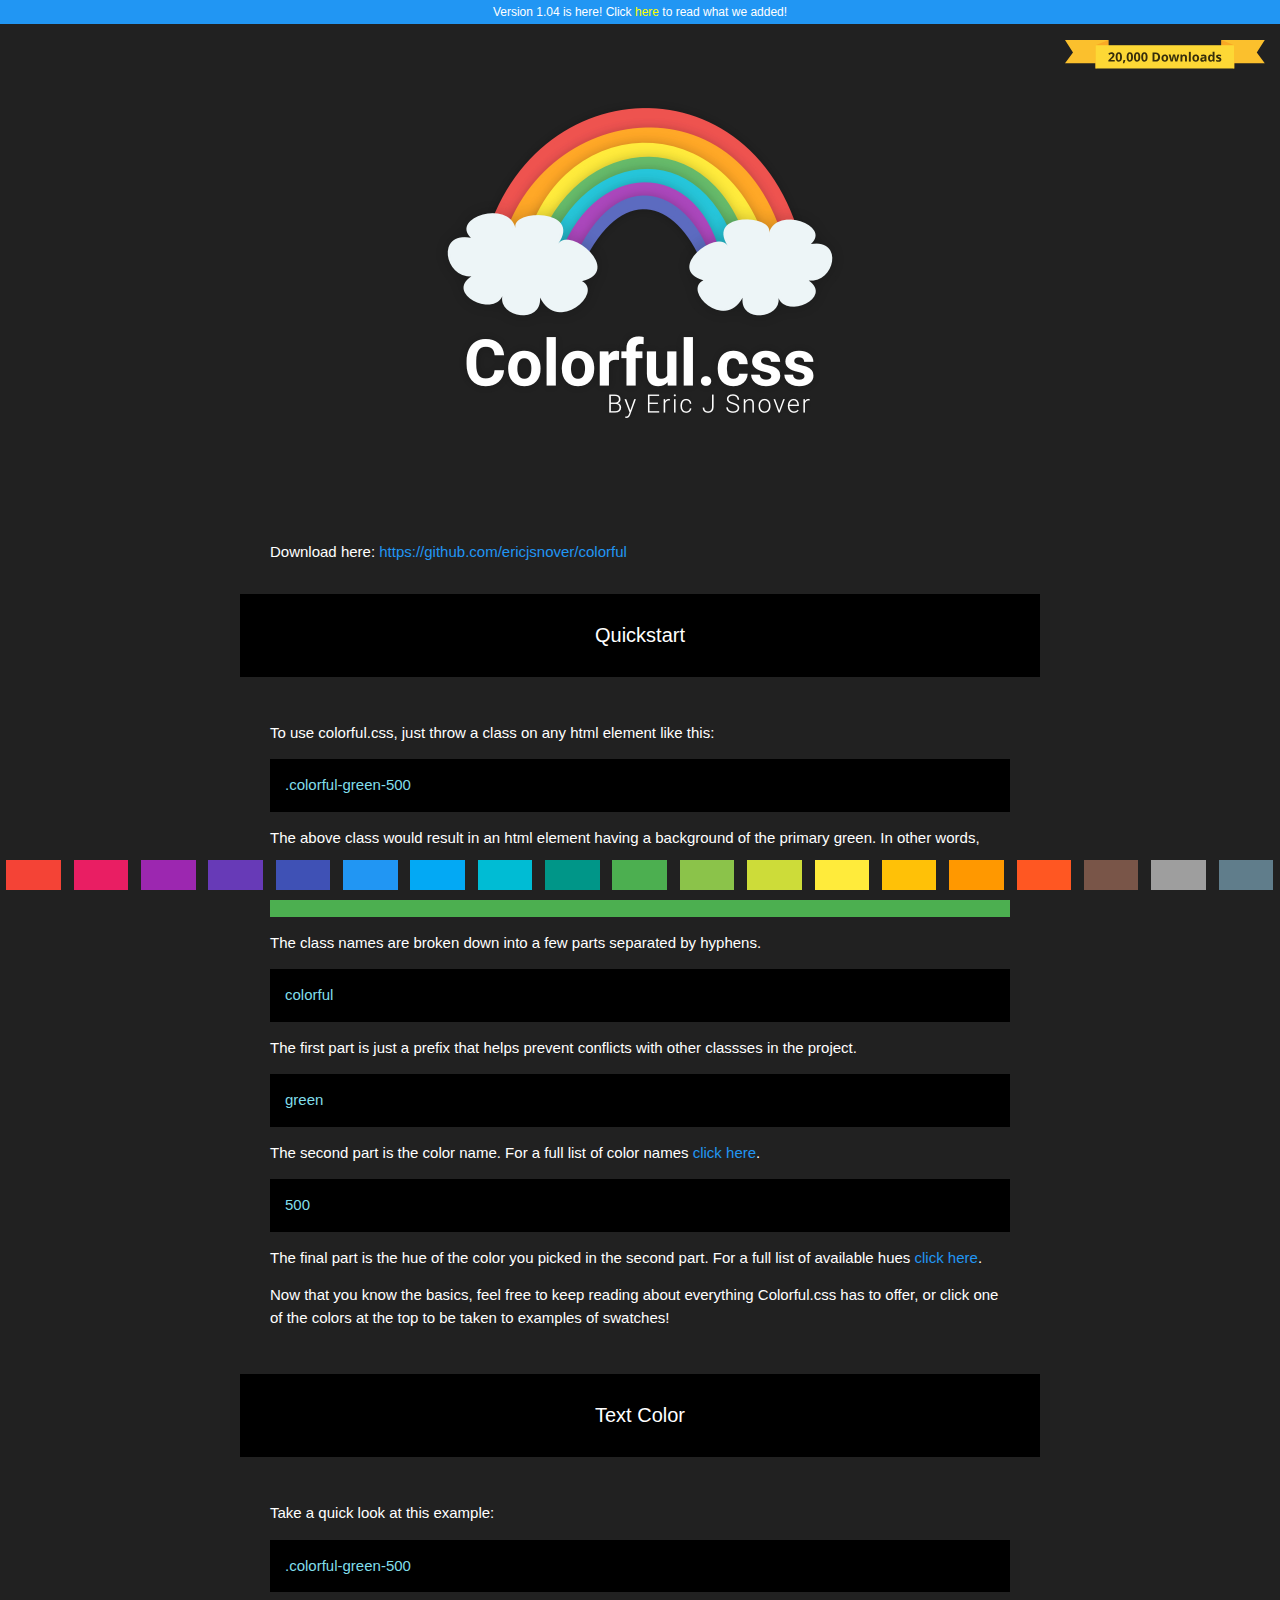
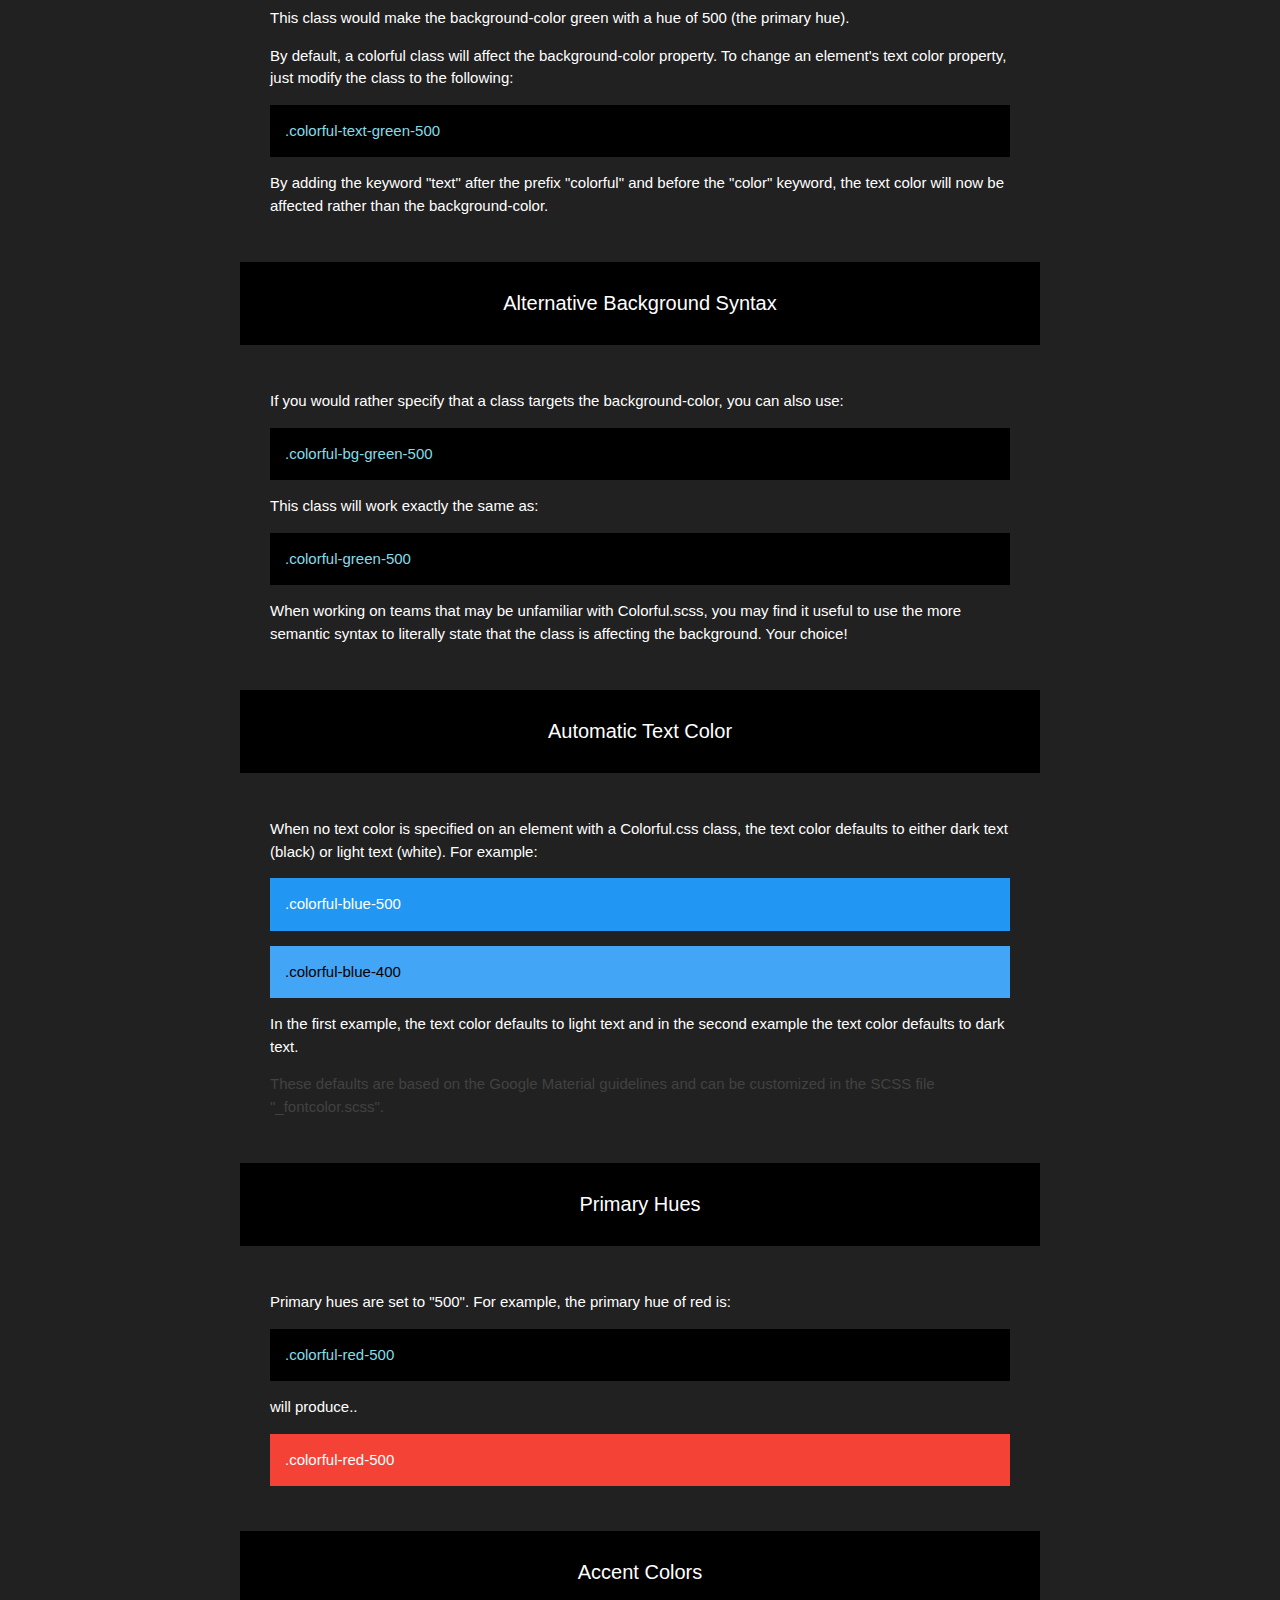
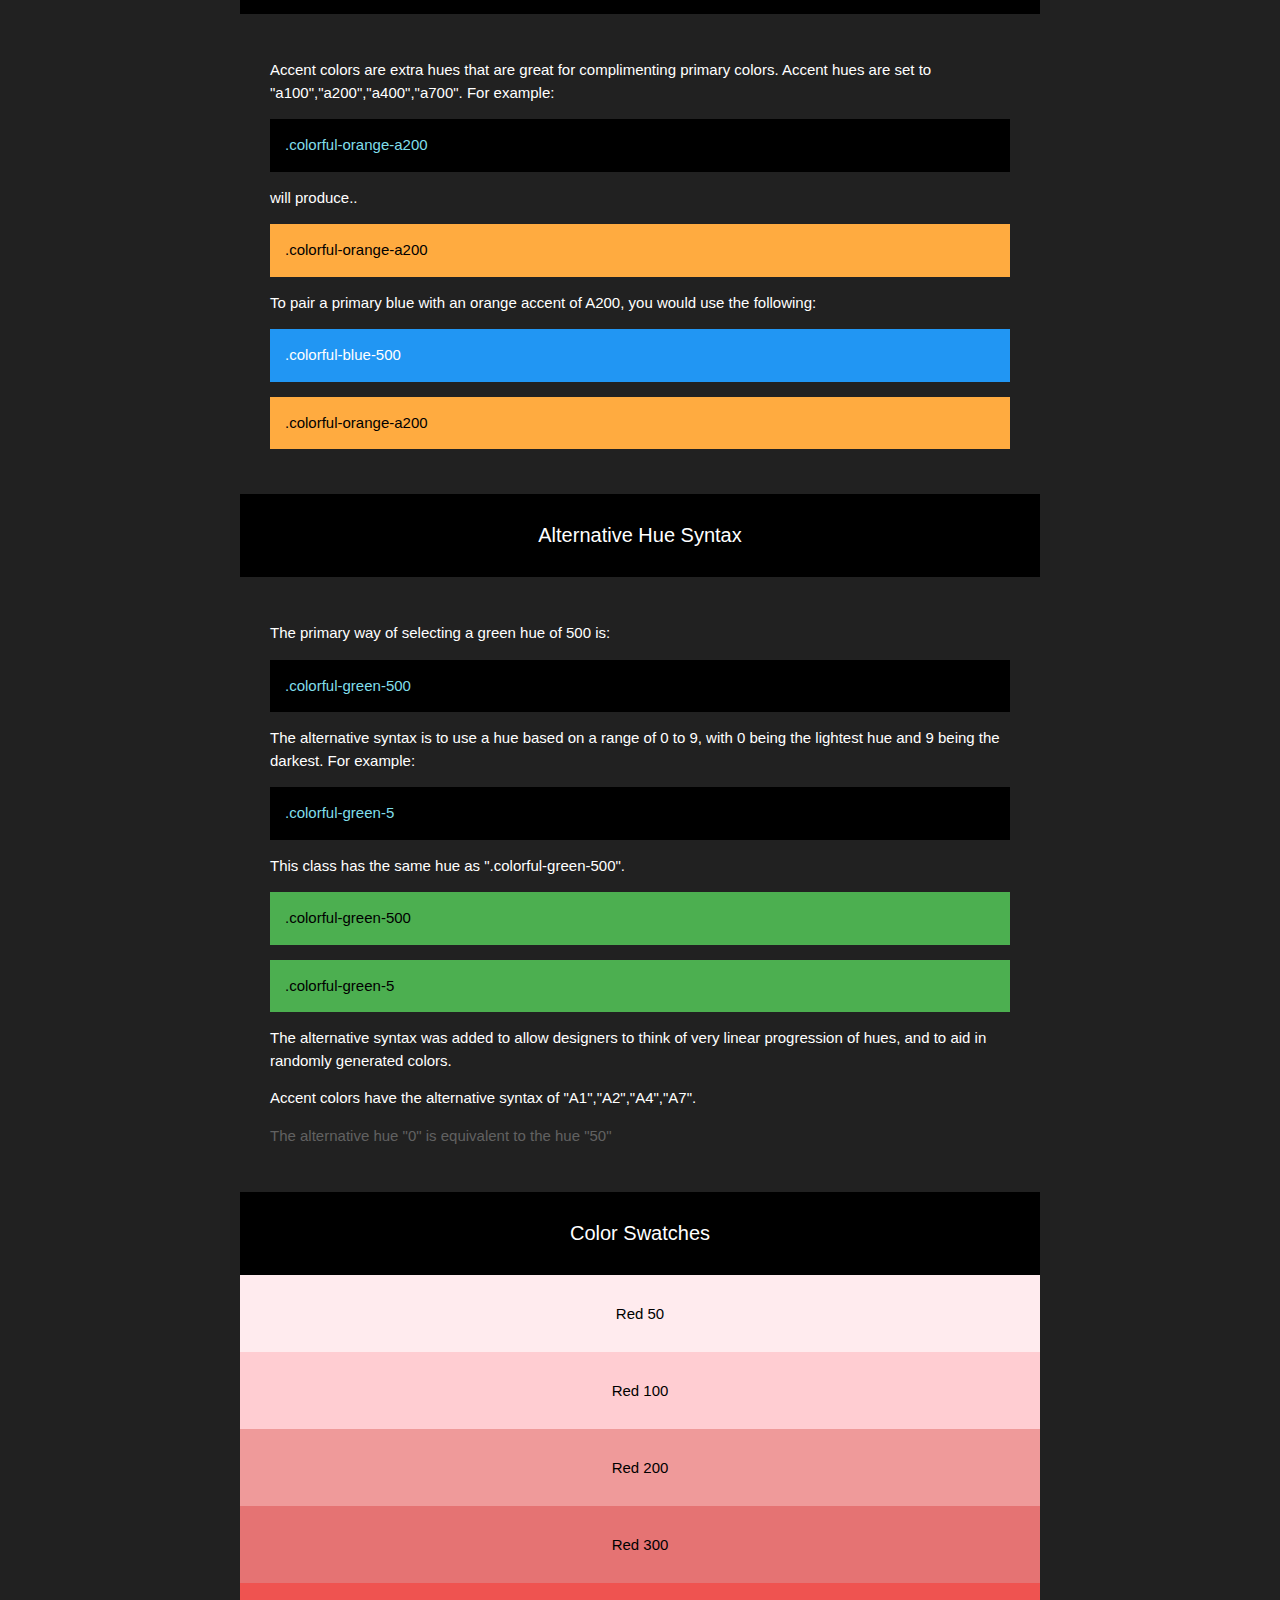
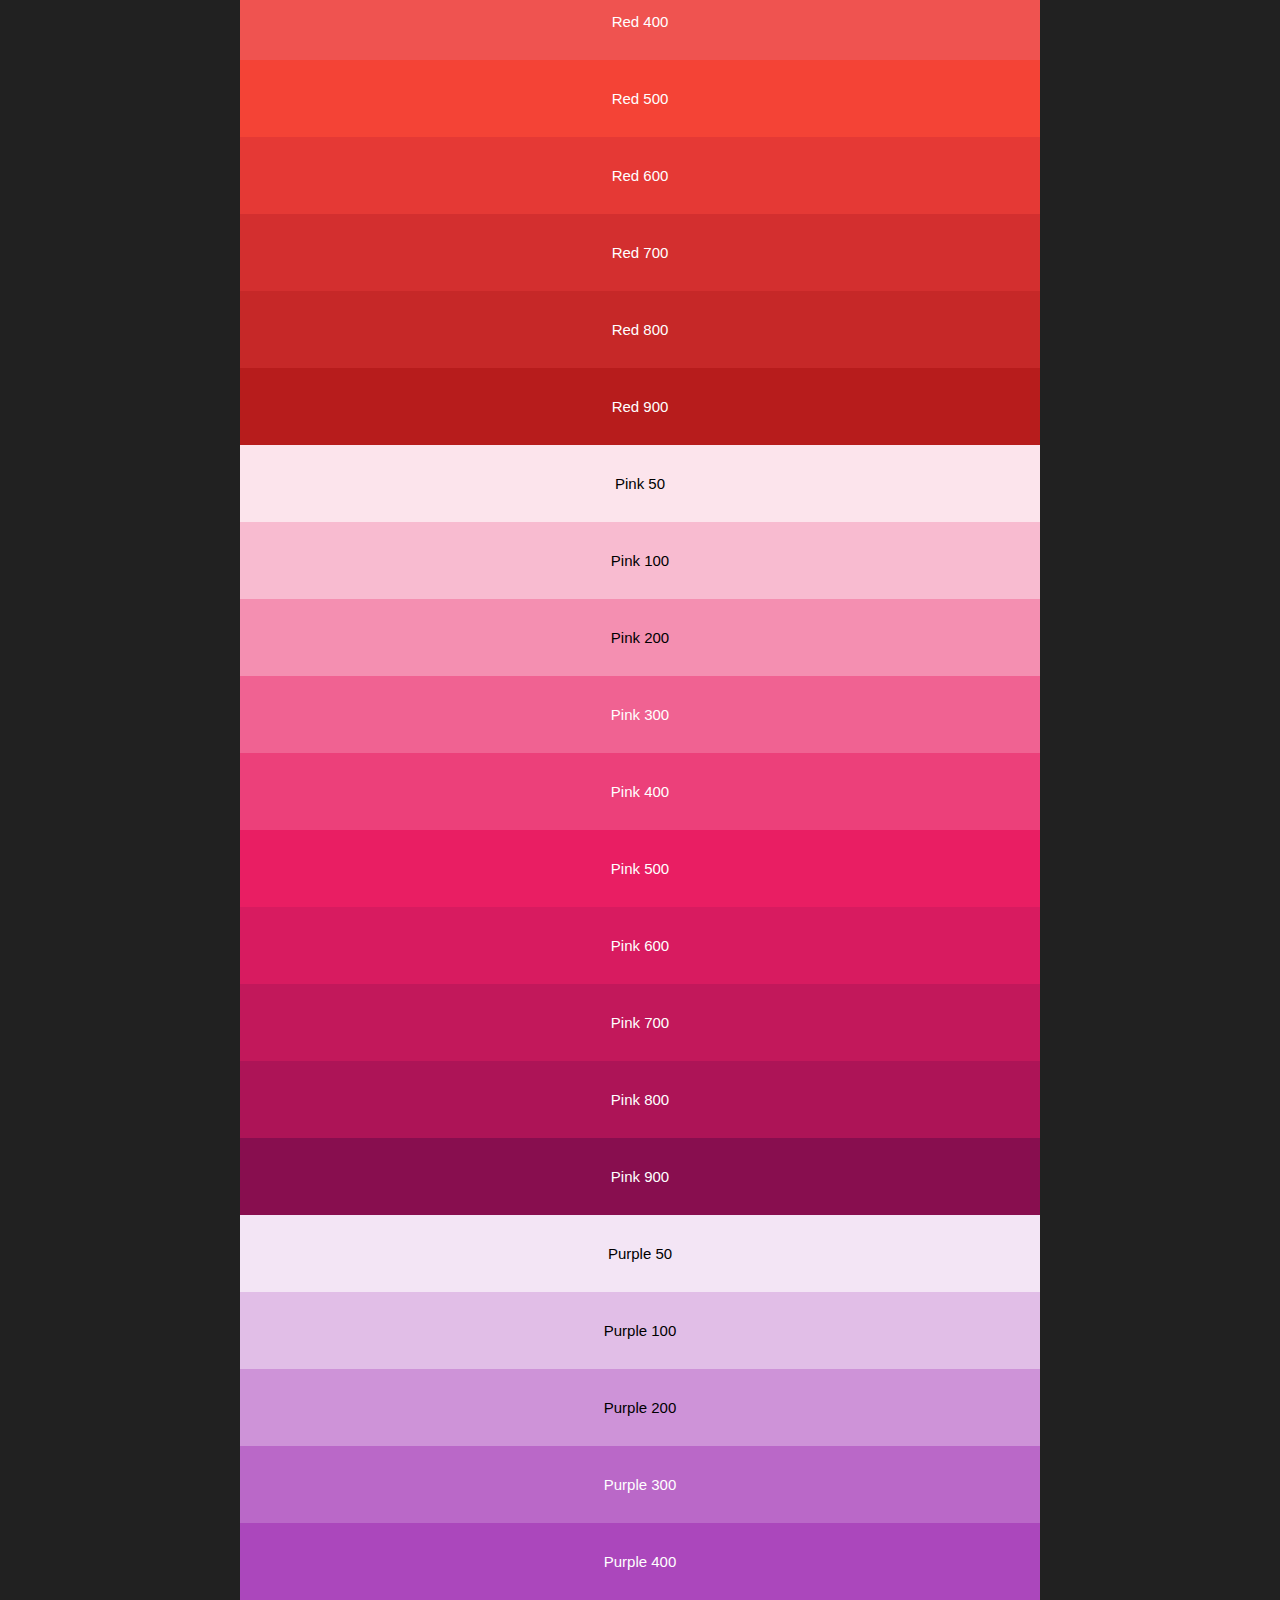
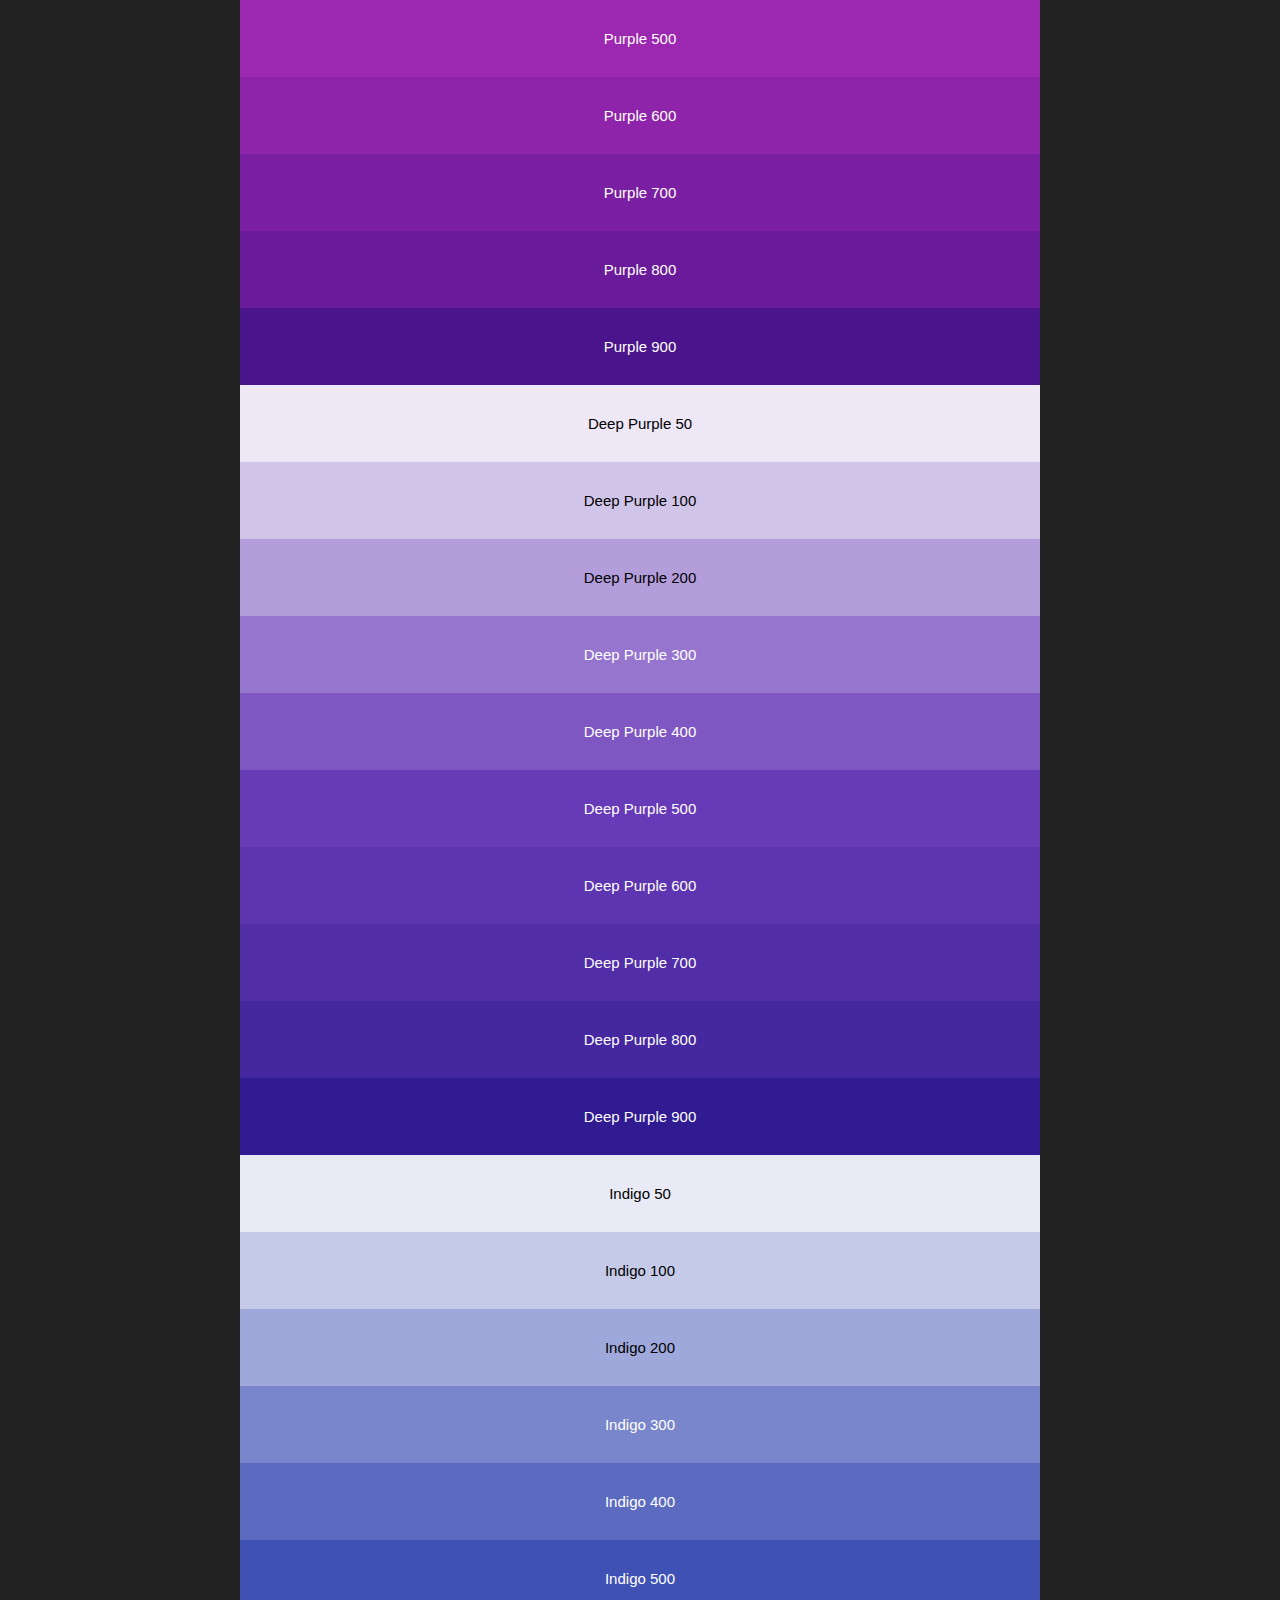
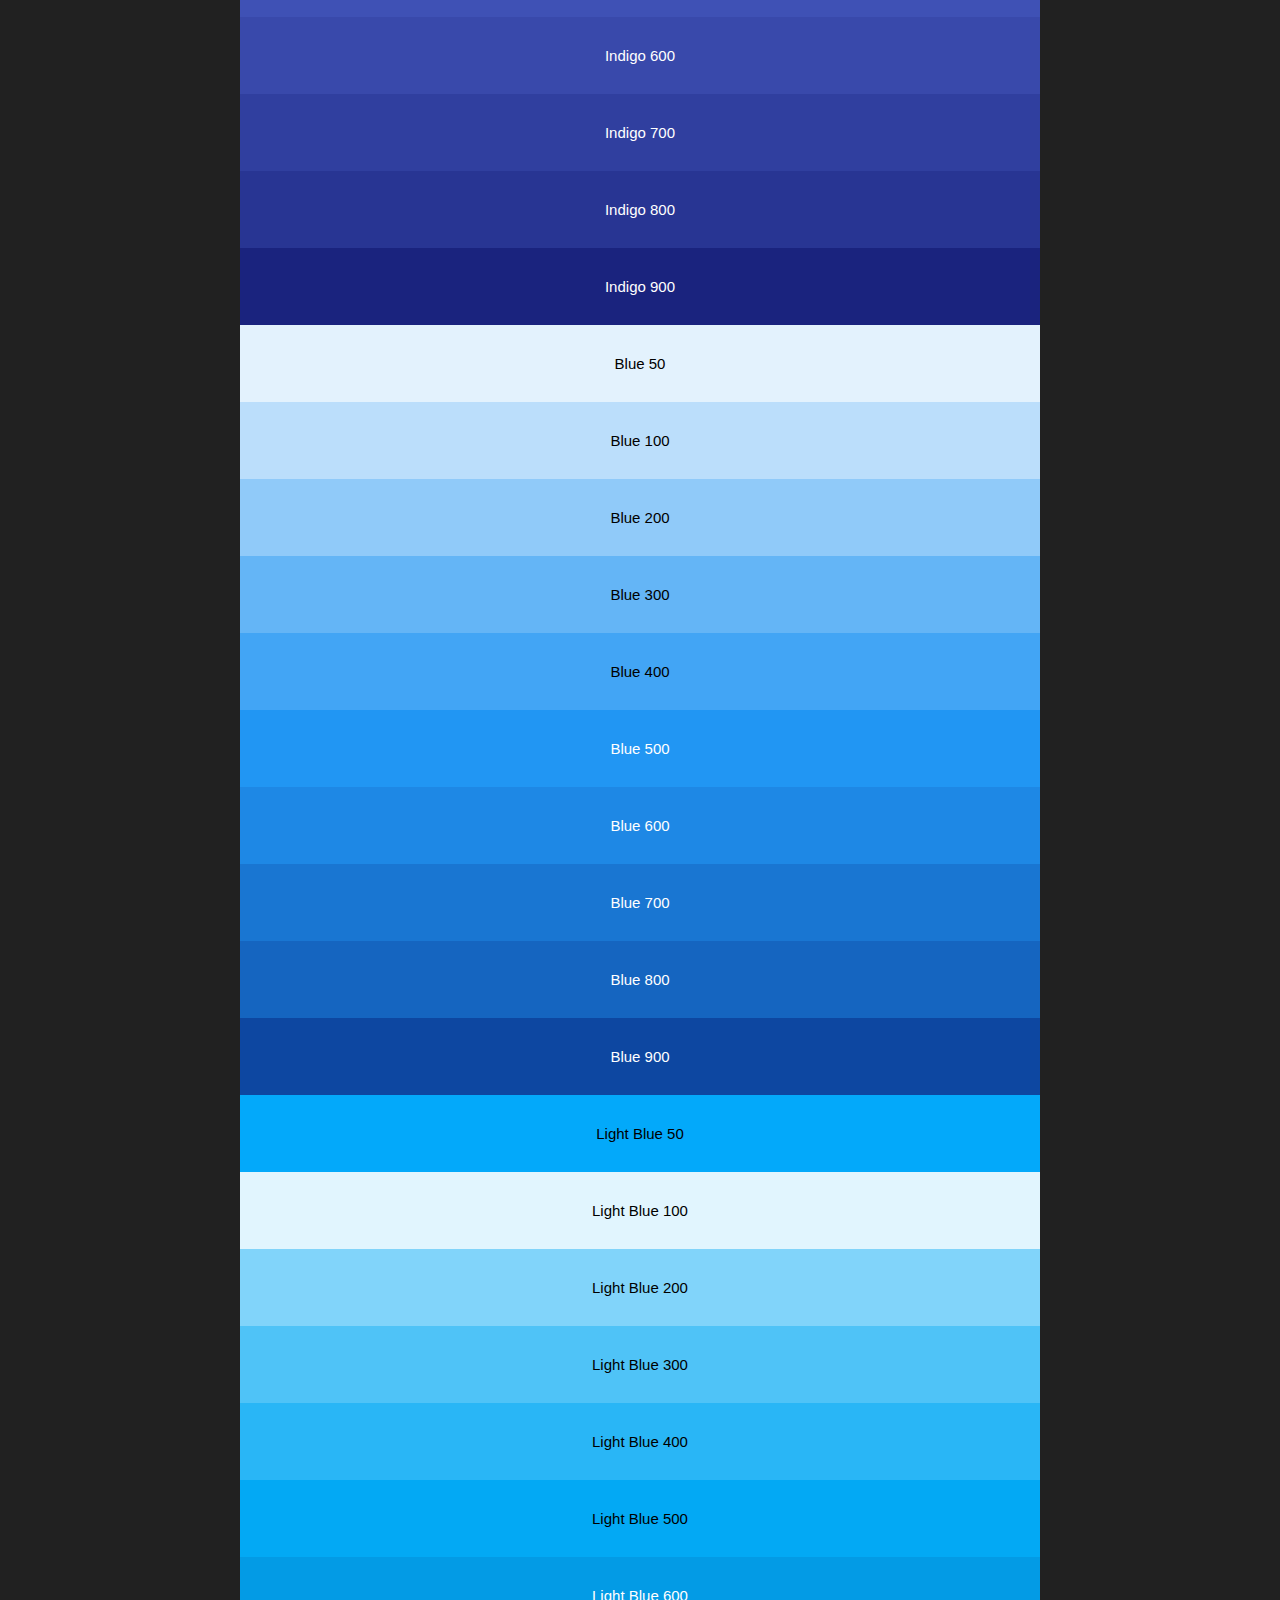
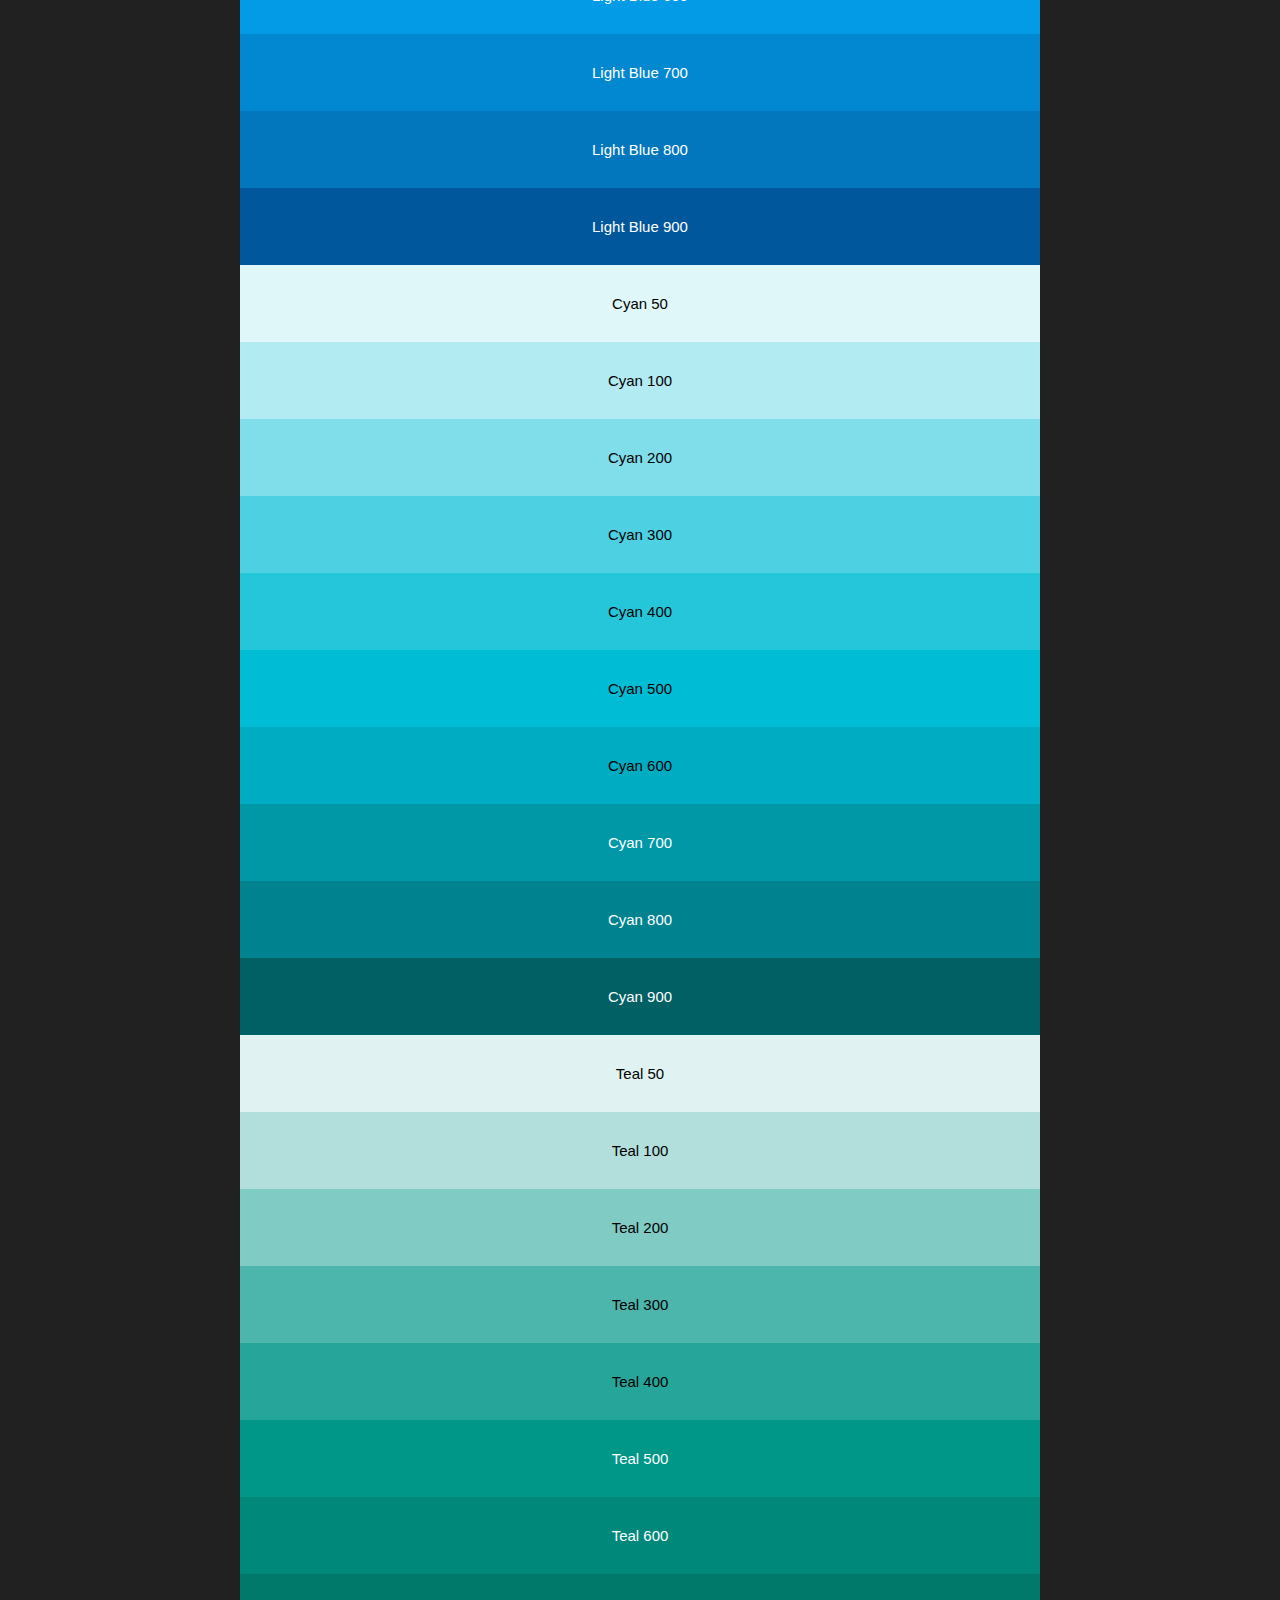
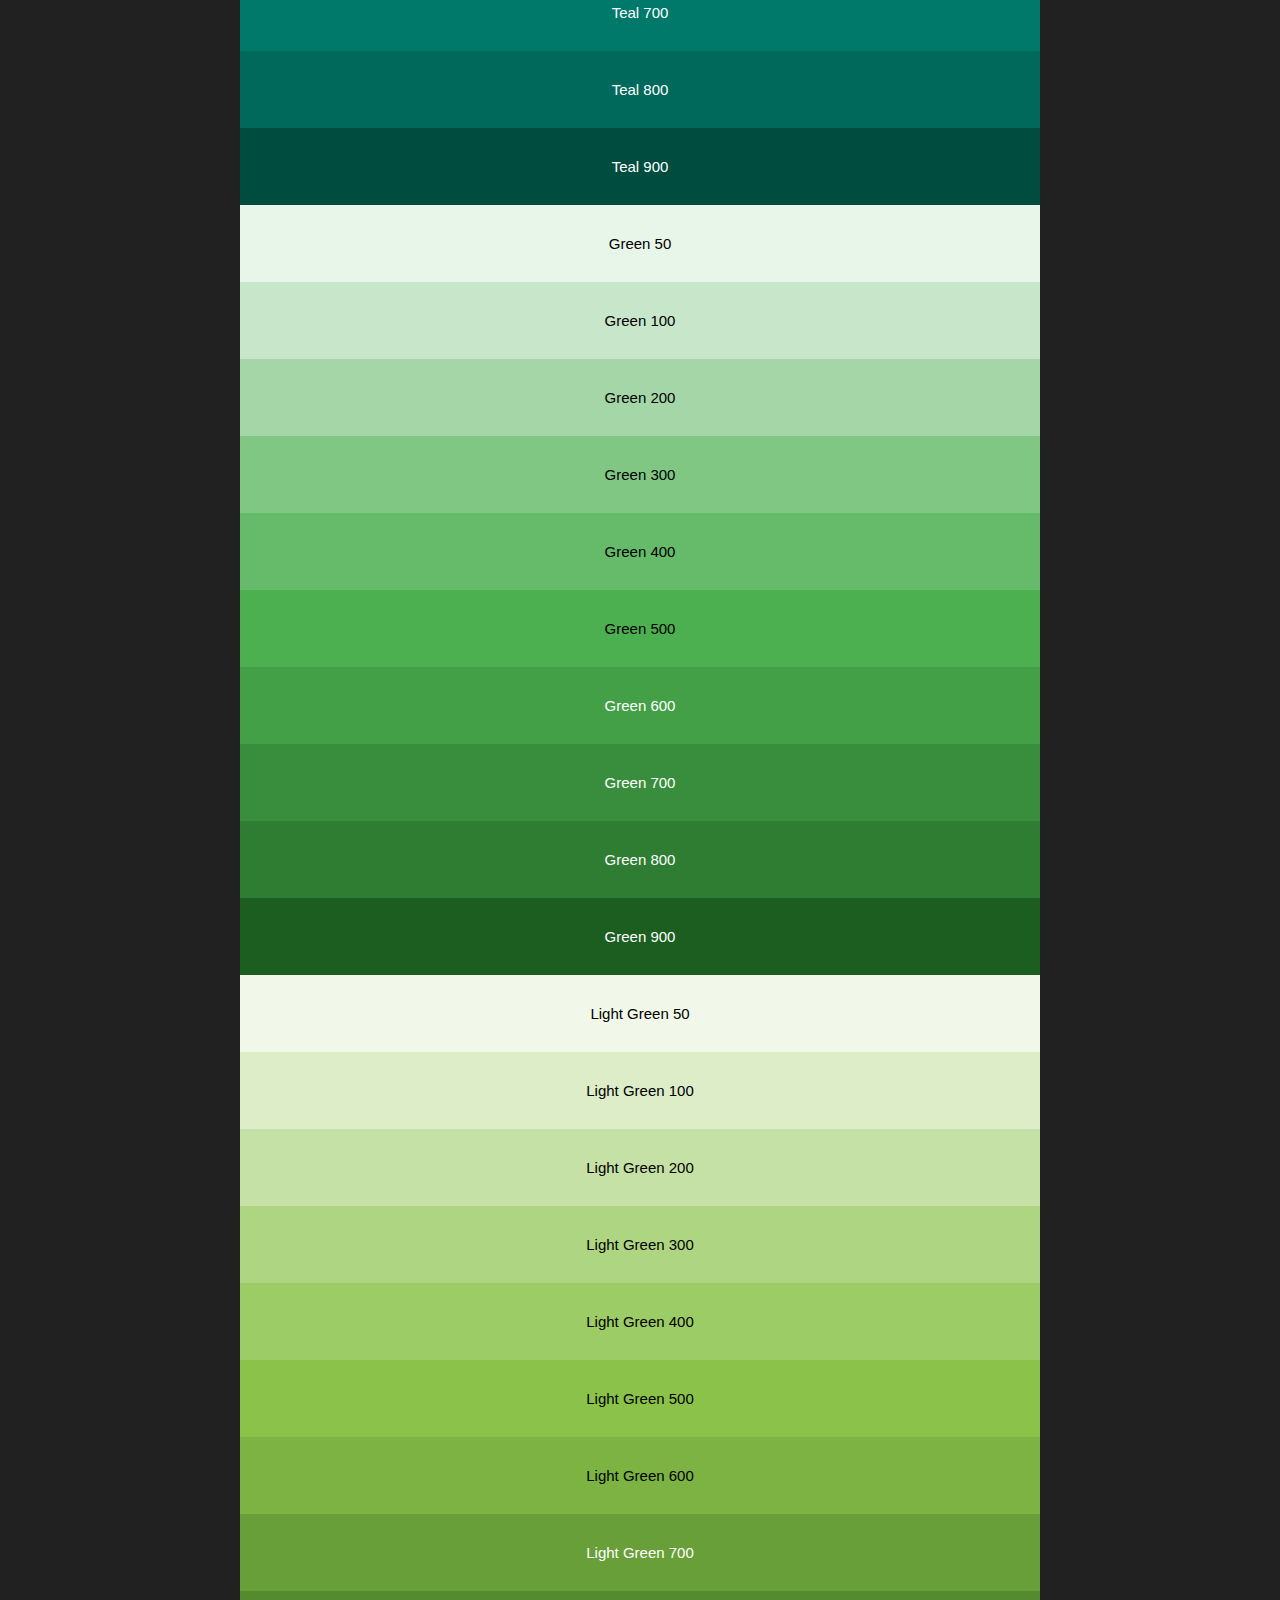
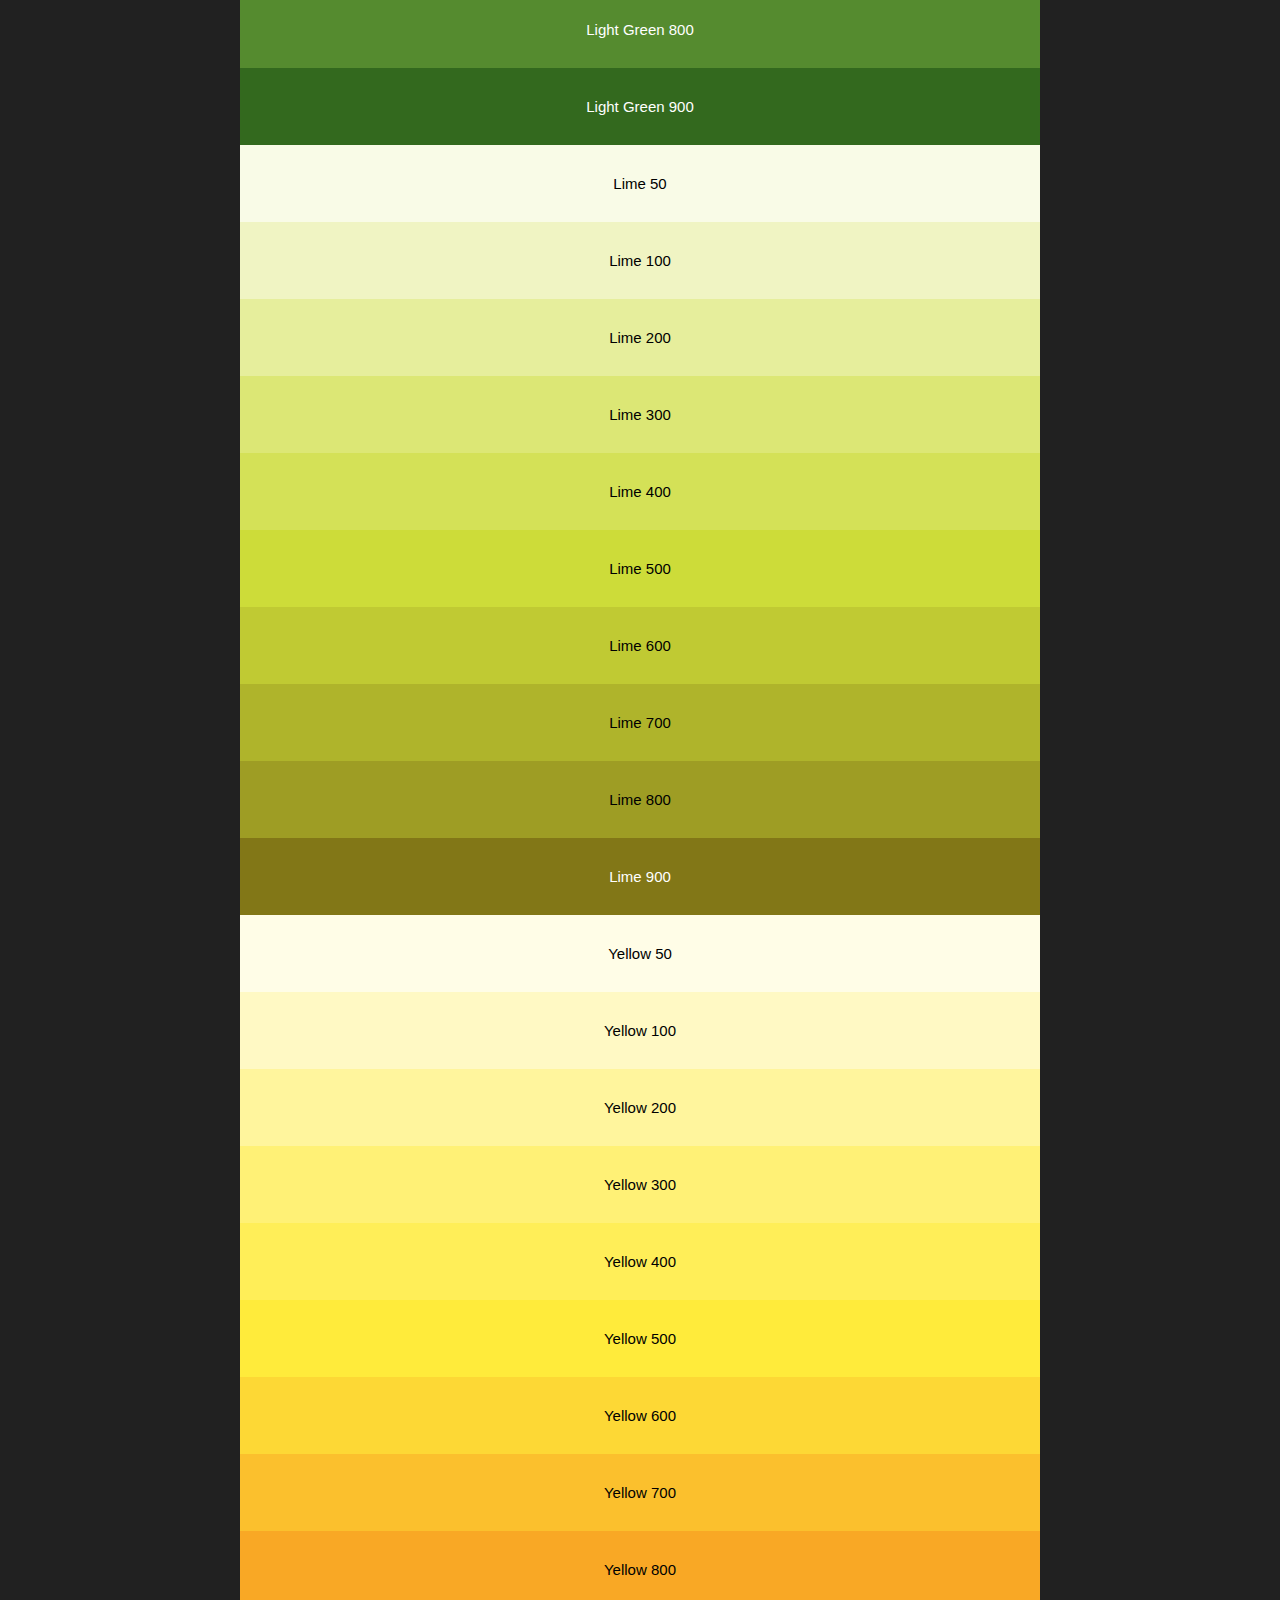
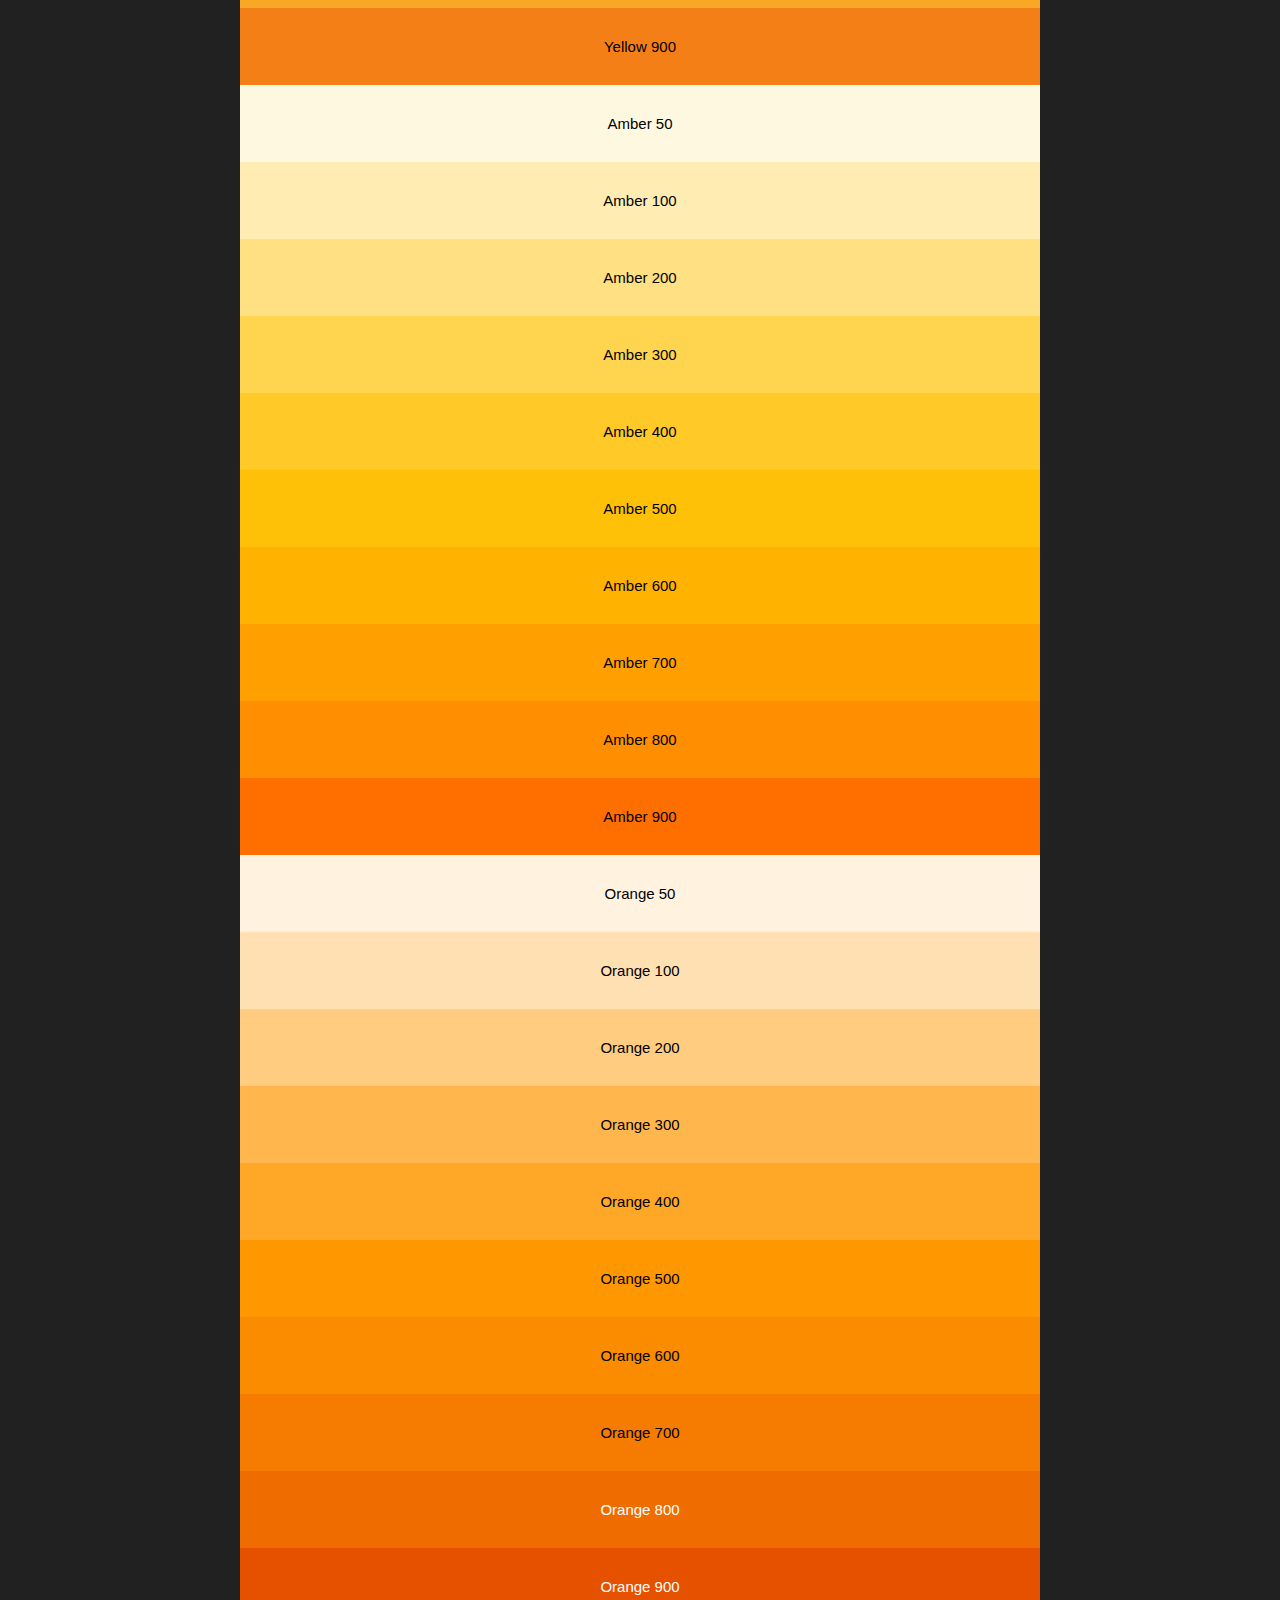
<file: index.html>
<!doctype html>
<html lang="en">
<head>
  <meta charset="utf-8">

  <title>Colorful.scss</title>
  <meta name="description" content="Colorful.scss is a CSS-framework for implementing">
  <meta name="author" content="Eric J Snover">

  <link rel="stylesheet" href="css/colorful.css">

  <style>
	  * {
		  box-sizing: border-box;
	  }
	  body {
		  margin: 0;
		  color: #fff;
		  font-family: 'Helvetica';
		  max-width: 800px;
		  margin: 0 auto;
	  }
	  a {
		  text-decoration: none;
	  }
	  img {
		  width: 100%;
		  max-width: 450px;
		  text-align: center;
	  }
	  .box {
		  width: 100%;
		  padding: 30px;
		  text-align: center;
		  font-size: 15px;
		  text-transform: capitalize;
	  }
	  .box.footer {
		  font-size: 11px;
		  text-align: left;
		  padding: 50px;
	  }
	  .box.header {
	  		font-size: 20px;
	  		padding: 30px;
	  		text-transform: none;
	  }
	  .box.instructions {
		  text-align: left;
		  text-transform: none;
		  line-height: 1.5em;
	  }
	  .box.instructions p.example {
		  padding: 15px;
	  }
	  .changelogBanner {
		position: fixed;
		z-index: 99;
		width: 100%;
		height: auto;
		text-align: center;
		top: 0;
		left: 0;
		font-size: 12px;
		line-height: 0;
		padding: 0px 0;
		cursor: pointer;
	  }
	  img.ad {

	  }
	  .fixed-link {
		  position: fixed;
		  z-index: 99;
		  width: 100%;
		  height: 50px;
		 bottom: 0;
		  left: 0;
		  cursor: pointer;
	  }
	  .fixed-link .mini-link:hover {
		  opacity: .7;
	  }
	  .fixed-link .mini-link {
		  		  width: 4.26315789474%;
		  height: 30px;
		  margin: 10px .5%;
		  float: left;
		  transition: opacity .3s;
	  }
	  .logo-overlay {
		  position: absolute;
		  top: 40px;
		  right: 15px;
		  width: 200px;
	  }
	  .logo {
		  position: relative;
	  }
  </style>

</head>
<body class='colorful-grey-900'>
<br>

<div class='changelogBanner colorful-blue-500'>
	<p>Version 1.04 is here! Click <a href='#changelog' class='colorful-text-yellow-a2'>here</a> to read what we added!</p>
</div>

<div class='box'>
	<img src='colorfulcss_logo.jpg' class='logo' rel='The Colorful.css logo by Eric J Snover'>
	<img src='ad.svg' class='logo-overlay' rel='Market showing 20,000 downloads since Colorful first launched in 2014!'>
</div>


<div class='box instructions'>
	Download here: <a href='https://github.com/ericjsnover/colorful' class='colorful-text-blue-500'>https://github.com/ericjsnover/colorful</a>
</div>

<div class='box header colorful-black'>
	Quickstart
</div>

<div class='box instructions'>
	<p>To use colorful.css, just throw a class on any html element like this:</p>
	<p class='example colorful-bg-black colorful-text-cyan-200'>.colorful-green-500</p>
	<p>The above class would result in an html element having a background of the primary green. In other words, you'd get this:</p>
	<p class='example colorful-green-500'></p>
	<p>The class names are broken down into a few parts separated by hyphens.</p>
	<p class='example colorful-bg-black colorful-text-cyan-200'>colorful</p>
	<p>The first part is just a prefix that helps prevent conflicts with other classses in the project.</p>
	<p class='example colorful-bg-black colorful-text-cyan-200'>green</p>
	<p>The second part is the color name. For a full list of color names <a href='#swatches' class='colorful-text-blue-500'>click here</a>.</p>
	<p class='example colorful-bg-black colorful-text-cyan-200'>500</p>
	<p>The final part is the hue of the color you picked in the second part. For a full list of available hues <a href='#swatches' class='colorful-text-blue-500'>click here</a>.</p>
	<p>Now that you know the basics, feel free to keep reading about everything Colorful.css has to offer, or click one of the colors at the top to be taken to examples of swatches!</p>
</div>


<div class='box header colorful-black'>
	Text Color
</div>

<div class='box instructions'>
	<p>Take a quick look at this example:</p>
	<p class='example colorful-bg-black colorful-text-cyan-200'>.colorful-green-500</p>
	<p>This class would make the background-color green with a hue of 500 (the primary hue).</p>
	<p>By default, a colorful class will affect the background-color property. To change an element's text color property, just modify the class to the following:</p>
	<p class='example colorful-bg-black colorful-text-cyan-200'>.colorful-text-green-500</p>
	<p>By adding the keyword "text" after the prefix "colorful" and before the "color" keyword, the text color will now be affected rather than the background-color.</p>
</div>

<div class='box header colorful-black'>
	Alternative Background Syntax
</div>

<div class='box instructions'>
	<p>If you would rather specify that a class targets the background-color, you can also use:</p>
	<p class='example colorful-bg-black colorful-text-cyan-200'>.colorful-bg-green-500</p>
	<p>This class will work exactly the same as:</p>
	<p class='example colorful-bg-black colorful-text-cyan-200'>.colorful-green-500</p>
	<p>When working on teams that may be unfamiliar with Colorful.scss, you may find it useful to use the more semantic syntax to literally state that the class is affecting the background. Your choice!</p>
</div>

<div class='box header colorful-black'>
	Automatic Text Color
</div>

<div class='box instructions'>
	<p>When no text color is specified on an element with a Colorful.css class, the text color defaults to either dark text (black) or light text (white). For example:</p>
	<p class='example colorful-blue-500'>.colorful-blue-500</p>
	<p class='example colorful-blue-400'>.colorful-blue-400</p>
	<p>In the first example, the text color defaults to light text and in the second example the text color defaults to dark text.</p>
	<p class='colorful-text-grey-800'>These defaults are based on the Google Material guidelines and can be customized in the SCSS file "_fontcolor.scss".</p>
</div>



<div class='box header colorful-black'>
	Primary Hues
</div>

<div class='box instructions'>
	<p>Primary hues are set to "500". For example, the primary hue of red is:</p>
	<p class='example colorful-bg-black colorful-text-cyan-200'>.colorful-red-500</p>
	<p>will produce..</p>
	<p class='example colorful-red-500'>.colorful-red-500</p>
</div>


<div class='box header colorful-black'>
	Accent Colors
</div>

<div class='box instructions'>
	<p>Accent colors are extra hues that are great for complimenting primary colors. Accent hues are set to "a100","a200","a400","a700". For example:</p>
	<p class='example colorful-bg-black colorful-text-cyan-200'>.colorful-orange-a200</p>
	<p>will produce..</p>
	<p class='example colorful-orange-a200'>.colorful-orange-a200</p>
	<p>To pair a primary blue with an orange accent of A200, you would use the following:</p>
	<p class='example colorful-blue-500'>.colorful-blue-500</p>
	<p class='example colorful-orange-a200'>.colorful-orange-a200</p>
</div>

<div class='box header colorful-black'>
	Alternative Hue Syntax
</div>

<div class='box instructions'>
	<p>The primary way of selecting a green hue of 500 is:</p>
	<p class='example colorful-bg-black colorful-text-cyan-200'>.colorful-green-500</p>
	<p>The alternative syntax is to use a hue based on a range of 0 to 9, with 0 being the lightest hue and 9 being the darkest. For example:</p>
	<p class='example colorful-bg-black colorful-text-cyan-200'>.colorful-green-5</p>
	<p>This class has the same hue as ".colorful-green-500".</p>
	<p class='example colorful-green-500'>.colorful-green-500</p>
	<p class='example colorful-green-5'>.colorful-green-5</p>
	<p>The alternative syntax was added to allow designers to think of very linear progression of hues, and to aid in randomly generated colors.</p>
	<p>Accent colors have the alternative syntax of "A1","A2","A4","A7".</p>
	<p class='colorful-text-grey-700'>The alternative hue "0" is equivalent to the hue "50"</p>
</div>


<a name='swatches'></a>
<div class='box header colorful-black'>
	Color Swatches
</div>


<a name='color_red'></a>

	<div class='box colorful-red-50'>red 50</div>
	<div class='box colorful-red-100'>red 100</div>
	<div class='box colorful-red-200'>red 200</div>
	<div class='box colorful-red-300'>red 300</div>
	<div class='box colorful-red-400'>red 400</div>
	<div class='box colorful-red-500'>red 500</div>
	<div class='box colorful-red-600'>red 600</div>
	<div class='box colorful-red-700'>red 700</div>
	<div class='box colorful-red-800'>red 800</div>
	<div class='box colorful-red-900'>red 900</div>
<a name='color_pink'></a>

	<div class='box colorful-pink-50'>pink 50</div>
	<div class='box colorful-pink-100'>pink 100</div>
	<div class='box colorful-pink-200'>pink 200</div>
	<div class='box colorful-pink-300'>pink 300</div>
	<div class='box colorful-pink-400'>pink 400</div>
	<div class='box colorful-pink-500'>pink 500</div>
	<div class='box colorful-pink-600'>pink 600</div>
	<div class='box colorful-pink-700'>pink 700</div>
	<div class='box colorful-pink-800'>pink 800</div>
	<div class='box colorful-pink-900'>pink 900</div>
<a name='color_purple'></a>

	<div class='box colorful-purple-50'>purple 50</div>
	<div class='box colorful-purple-100'>purple 100</div>
	<div class='box colorful-purple-200'>purple 200</div>
	<div class='box colorful-purple-300'>purple 300</div>
	<div class='box colorful-purple-400'>purple 400</div>
	<div class='box colorful-purple-500'>purple 500</div>
	<div class='box colorful-purple-600'>purple 600</div>
	<div class='box colorful-purple-700'>purple 700</div>
	<div class='box colorful-purple-800'>purple 800</div>
	<div class='box colorful-purple-900'>purple 900</div>
<a name='color_deeppurple'></a>

	<div class='box colorful-deeppurple-50'>deep purple 50</div>
	<div class='box colorful-deeppurple-100'>deep purple 100</div>
	<div class='box colorful-deeppurple-200'>deep purple 200</div>
	<div class='box colorful-deeppurple-300'>deep purple 300</div>
	<div class='box colorful-deeppurple-400'>deep purple 400</div>
	<div class='box colorful-deeppurple-500'>deep purple 500</div>
	<div class='box colorful-deeppurple-600'>deep purple 600</div>
	<div class='box colorful-deeppurple-700'>deep purple 700</div>
	<div class='box colorful-deeppurple-800'>deep purple 800</div>
	<div class='box colorful-deeppurple-900'>deep purple 900</div>
<a name='color_indigo'></a>

	<div class='box colorful-indigo-50'>indigo 50</div>
	<div class='box colorful-indigo-100'>indigo 100</div>
	<div class='box colorful-indigo-200'>indigo 200</div>
	<div class='box colorful-indigo-300'>indigo 300</div>
	<div class='box colorful-indigo-400'>indigo 400</div>
	<div class='box colorful-indigo-500'>indigo 500</div>
	<div class='box colorful-indigo-600'>indigo 600</div>
	<div class='box colorful-indigo-700'>indigo 700</div>
	<div class='box colorful-indigo-800'>indigo 800</div>
	<div class='box colorful-indigo-900'>indigo 900</div>
<a name='color_blue'></a>

	<div class='box colorful-blue-50'>blue 50</div>
	<div class='box colorful-blue-100'>blue 100</div>
	<div class='box colorful-blue-200'>blue 200</div>
	<div class='box colorful-blue-300'>blue 300</div>
	<div class='box colorful-blue-400'>blue 400</div>
	<div class='box colorful-blue-500'>blue 500</div>
	<div class='box colorful-blue-600'>blue 600</div>
	<div class='box colorful-blue-700'>blue 700</div>
	<div class='box colorful-blue-800'>blue 800</div>
	<div class='box colorful-blue-900'>blue 900</div>
<a name='color_lightblue'></a>

	<div class='box colorful-lightblue-50'>light blue 50</div>
	<div class='box colorful-lightblue-100'>light blue 100</div>
	<div class='box colorful-lightblue-200'>light blue 200</div>
	<div class='box colorful-lightblue-300'>light blue 300</div>
	<div class='box colorful-lightblue-400'>light blue 400</div>
	<div class='box colorful-lightblue-500'>light blue 500</div>
	<div class='box colorful-lightblue-600'>light blue 600</div>
	<div class='box colorful-lightblue-700'>light blue 700</div>
	<div class='box colorful-lightblue-800'>light blue 800</div>
	<div class='box colorful-lightblue-900'>light blue 900</div>
<a name='color_cyan'></a>

	<div class='box colorful-cyan-50'>cyan 50</div>
	<div class='box colorful-cyan-100'>cyan 100</div>
	<div class='box colorful-cyan-200'>cyan 200</div>
	<div class='box colorful-cyan-300'>cyan 300</div>
	<div class='box colorful-cyan-400'>cyan 400</div>
	<div class='box colorful-cyan-500'>cyan 500</div>
	<div class='box colorful-cyan-600'>cyan 600</div>
	<div class='box colorful-cyan-700'>cyan 700</div>
	<div class='box colorful-cyan-800'>cyan 800</div>
	<div class='box colorful-cyan-900'>cyan 900</div>
<a name='color_teal'></a>

	<div class='box colorful-teal-50'>teal 50</div>
	<div class='box colorful-teal-100'>teal 100</div>
	<div class='box colorful-teal-200'>teal 200</div>
	<div class='box colorful-teal-300'>teal 300</div>
	<div class='box colorful-teal-400'>teal 400</div>
	<div class='box colorful-teal-500'>teal 500</div>
	<div class='box colorful-teal-600'>teal 600</div>
	<div class='box colorful-teal-700'>teal 700</div>
	<div class='box colorful-teal-800'>teal 800</div>
	<div class='box colorful-teal-900'>teal 900</div>
<a name='color_green'></a>

	<div class='box colorful-green-50'>green 50</div>
	<div class='box colorful-green-100'>green 100</div>
	<div class='box colorful-green-200'>green 200</div>
	<div class='box colorful-green-300'>green 300</div>
	<div class='box colorful-green-400'>green 400</div>
	<div class='box colorful-green-500'>green 500</div>
	<div class='box colorful-green-600'>green 600</div>
	<div class='box colorful-green-700'>green 700</div>
	<div class='box colorful-green-800'>green 800</div>
	<div class='box colorful-green-900'>green 900</div>
<a name='color_lightgreen'></a>

	<div class='box colorful-lightgreen-50'>light green 50</div>
	<div class='box colorful-lightgreen-100'>light green 100</div>
	<div class='box colorful-lightgreen-200'>light green 200</div>
	<div class='box colorful-lightgreen-300'>light green 300</div>
	<div class='box colorful-lightgreen-400'>light green 400</div>
	<div class='box colorful-lightgreen-500'>light green 500</div>
	<div class='box colorful-lightgreen-600'>light green 600</div>
	<div class='box colorful-lightgreen-700'>light green 700</div>
	<div class='box colorful-lightgreen-800'>light green 800</div>
	<div class='box colorful-lightgreen-900'>light green 900</div>
<a name='color_lime'></a>

	<div class='box colorful-lime-50'>lime 50</div>
	<div class='box colorful-lime-100'>lime 100</div>
	<div class='box colorful-lime-200'>lime 200</div>
	<div class='box colorful-lime-300'>lime 300</div>
	<div class='box colorful-lime-400'>lime 400</div>
	<div class='box colorful-lime-500'>lime 500</div>
	<div class='box colorful-lime-600'>lime 600</div>
	<div class='box colorful-lime-700'>lime 700</div>
	<div class='box colorful-lime-800'>lime 800</div>
	<div class='box colorful-lime-900'>lime 900</div>
<a name='color_yellow'></a>

	<div class='box colorful-yellow-50'>yellow 50</div>
	<div class='box colorful-yellow-100'>yellow 100</div>
	<div class='box colorful-yellow-200'>yellow 200</div>
	<div class='box colorful-yellow-300'>yellow 300</div>
	<div class='box colorful-yellow-400'>yellow 400</div>
	<div class='box colorful-yellow-500'>yellow 500</div>
	<div class='box colorful-yellow-600'>yellow 600</div>
	<div class='box colorful-yellow-700'>yellow 700</div>
	<div class='box colorful-yellow-800'>yellow 800</div>
	<div class='box colorful-yellow-900'>yellow 900</div>
<a name='color_amber'></a>

	<div class='box colorful-amber-50'>amber 50</div>
	<div class='box colorful-amber-100'>amber 100</div>
	<div class='box colorful-amber-200'>amber 200</div>
	<div class='box colorful-amber-300'>amber 300</div>
	<div class='box colorful-amber-400'>amber 400</div>
	<div class='box colorful-amber-500'>amber 500</div>
	<div class='box colorful-amber-600'>amber 600</div>
	<div class='box colorful-amber-700'>amber 700</div>
	<div class='box colorful-amber-800'>amber 800</div>
	<div class='box colorful-amber-900'>amber 900</div>
<a name='color_orange'></a>

	<div class='box colorful-orange-50'>orange 50</div>
	<div class='box colorful-orange-100'>orange 100</div>
	<div class='box colorful-orange-200'>orange 200</div>
	<div class='box colorful-orange-300'>orange 300</div>
	<div class='box colorful-orange-400'>orange 400</div>
	<div class='box colorful-orange-500'>orange 500</div>
	<div class='box colorful-orange-600'>orange 600</div>
	<div class='box colorful-orange-700'>orange 700</div>
	<div class='box colorful-orange-800'>orange 800</div>
	<div class='box colorful-orange-900'>orange 900</div>
<a name='color_deeporange'></a>

	<div class='box colorful-deeporange-50'>deep orange 50</div>
	<div class='box colorful-deeporange-100'>deep orange 100</div>
	<div class='box colorful-deeporange-200'>deep orange 200</div>
	<div class='box colorful-deeporange-300'>deep orange 300</div>
	<div class='box colorful-deeporange-400'>deep orange 400</div>
	<div class='box colorful-deeporange-500'>deep orange 500</div>
	<div class='box colorful-deeporange-600'>deep orange 600</div>
	<div class='box colorful-deeporange-700'>deep orange 700</div>
	<div class='box colorful-deeporange-800'>deep orange 800</div>
	<div class='box colorful-deeporange-900'>deep orange 900</div>
<a name='color_brown'></a>

	<div class='box colorful-brown-50'>brown 50</div>
	<div class='box colorful-brown-100'>brown 100</div>
	<div class='box colorful-brown-200'>brown 200</div>
	<div class='box colorful-brown-300'>brown 300</div>
	<div class='box colorful-brown-400'>brown 400</div>
	<div class='box colorful-brown-500'>brown 500</div>
	<div class='box colorful-brown-600'>brown 600</div>
	<div class='box colorful-brown-700'>brown 700</div>
	<div class='box colorful-brown-800'>brown 800</div>
	<div class='box colorful-brown-900'>brown 900</div>
<a name='color_grey'></a>

	<div class='box colorful-grey-50'>grey 50</div>
	<div class='box colorful-grey-100'>grey 100</div>
	<div class='box colorful-grey-200'>grey 200</div>
	<div class='box colorful-grey-300'>grey 300</div>
	<div class='box colorful-grey-400'>grey 400</div>
	<div class='box colorful-grey-500'>grey 500</div>
	<div class='box colorful-grey-600'>grey 600</div>
	<div class='box colorful-grey-700'>grey 700</div>
	<div class='box colorful-grey-800'>grey 800</div>
	<div class='box colorful-grey-900'>grey 900</div>
<a name='color_bluegrey'></a>

	<div class='box colorful-bluegrey-50'>blue grey 50</div>
	<div class='box colorful-bluegrey-100'>blue grey 100</div>
	<div class='box colorful-bluegrey-200'>blue grey 200</div>
	<div class='box colorful-bluegrey-300'>blue grey 300</div>
	<div class='box colorful-bluegrey-400'>blue grey 400</div>
	<div class='box colorful-bluegrey-500'>blue grey 500</div>
	<div class='box colorful-bluegrey-600'>blue grey 600</div>
	<div class='box colorful-bluegrey-700'>blue grey 700</div>
	<div class='box colorful-bluegrey-800'>blue grey 800</div>
	<div class='box colorful-bluegrey-900'>blue grey 900</div>

<div class='box header colorful-black'>
	Accent Color Swatches
</div>


	<div class='box colorful-red-a100'>red A100</div>
	<div class='box colorful-red-a200'>red A200</div>
	<div class='box colorful-red-a400'>red A400</div>
	<div class='box colorful-red-a700'>red A700</div>

	<div class='box colorful-pink-a100'>pink A100</div>
	<div class='box colorful-pink-a200'>pink A200</div>
	<div class='box colorful-pink-a400'>pink A400</div>
	<div class='box colorful-pink-a700'>pink A700</div>

	<div class='box colorful-purple-a100'>purple A100</div>
	<div class='box colorful-purple-a200'>purple A200</div>
	<div class='box colorful-purple-a400'>purple A400</div>
	<div class='box colorful-purple-a700'>purple A700</div>

	<div class='box colorful-deeppurple-a100'>deep purple A100</div>
	<div class='box colorful-deeppurple-a200'>deep purple A200</div>
	<div class='box colorful-deeppurple-a400'>deep purple A400</div>
	<div class='box colorful-deeppurple-a700'>deep purple A700</div>

	<div class='box colorful-indigo-a100'>indigo A100</div>
	<div class='box colorful-indigo-a200'>indigo A200</div>
	<div class='box colorful-indigo-a400'>indigo A400</div>
	<div class='box colorful-indigo-a700'>indigo A700</div>

	<div class='box colorful-blue-a100'>blue A100</div>
	<div class='box colorful-blue-a200'>blue A200</div>
	<div class='box colorful-blue-a400'>blue A400</div>
	<div class='box colorful-blue-a700'>blue A700</div>

	<div class='box colorful-lightblue-a100'>light blue A100</div>
	<div class='box colorful-lightblue-a200'>light blue A200</div>
	<div class='box colorful-lightblue-a400'>light blue A400</div>
	<div class='box colorful-lightblue-a700'>light blue A700</div>

	<div class='box colorful-cyan-a100'>cyan A100</div>
	<div class='box colorful-cyan-a200'>cyan A200</div>
	<div class='box colorful-cyan-a400'>cyan A400</div>
	<div class='box colorful-cyan-a700'>cyan A700</div>

	<div class='box colorful-teal-a100'>teal A100</div>
	<div class='box colorful-teal-a200'>teal A200</div>
	<div class='box colorful-teal-a400'>teal A400</div>
	<div class='box colorful-teal-a700'>teal A700</div>

	<div class='box colorful-green-a100'>green A100</div>
	<div class='box colorful-green-a200'>green A200</div>
	<div class='box colorful-green-a400'>green A400</div>
	<div class='box colorful-green-a700'>green A700</div>

	<div class='box colorful-lightgreen-a100'>light green A100</div>
	<div class='box colorful-lightgreen-a200'>light green A200</div>
	<div class='box colorful-lightgreen-a400'>light green A400</div>
	<div class='box colorful-lightgreen-a700'>light green A700</div>

	<div class='box colorful-lime-a100'>lime A100</div>
	<div class='box colorful-lime-a200'>lime A200</div>
	<div class='box colorful-lime-a400'>lime A400</div>
	<div class='box colorful-lime-a700'>lime A700</div>

	<div class='box colorful-yellow-a100'>yellow A100</div>
	<div class='box colorful-yellow-a200'>yellow A200</div>
	<div class='box colorful-yellow-a400'>yellow A400</div>
	<div class='box colorful-yellow-a700'>yellow A700</div>

	<div class='box colorful-amber-a100'>amber A100</div>
	<div class='box colorful-amber-a200'>amber A200</div>
	<div class='box colorful-amber-a400'>amber A400</div>
	<div class='box colorful-amber-a700'>amber A700</div>

	<div class='box colorful-orange-a100'>orange A100</div>
	<div class='box colorful-orange-a200'>orange A200</div>
	<div class='box colorful-orange-a400'>orange A400</div>
	<div class='box colorful-orange-a700'>orange A700</div>

	<div class='box colorful-deeporange-a100'>deep orange A100</div>
	<div class='box colorful-deeporange-a200'>deep orange A200</div>
	<div class='box colorful-deeporange-a400'>deep orange A400</div>
	<div class='box colorful-deeporange-a700'>deep orange A700</div>

<div class='box header colorful-black'>
	Advanced Configuration
</div>

<div class='box instructions'>
	<p>Color variables are stored in "_variables.scss". By changing color keys under "Swatches" you can easily implement custom palettes without changing the HTML markup. This file also contains the variables that determine the dark and light text color defaults.</p>
</div>
<a name='changelog'></a>
<div class='box header colorful-black'>
	Change Log
</div>


<div class='box instructions'>
<ul>
	<li>1.04</li>

		<ul>
			<li>Palettes are now more customizable than ever! Just duplicate a palette template and you can instantly customize all colors and the default text color (light or dark).</li>
		</ul>

	<li>1.03</li>

		<ul>
			<li>Finalized the directory structure</li>
		</ul>

</ul>
</div>

<div class='box header colorful-black'>
	License
</div>

<div class='box instructions'>
	<p>Colorful.scss is licensed under the Apache 2.0 license, which basically means you are free to use it in any project as long as you give me credit by NOT REMOVING the copyright header in the code. In other words, stealing code sucks so be cool and give credit!</p>
	<p class='colorful-text-grey-700'>To read the Apache 2.0 license, <a href='http://www.apache.org/licenses/LICENSE-2.0.html' class='colorful-text-blue-500'>click here</a>.</p>
</div>

<div class='box header colorful-black'>
	Special Thanks
</div>

<div class='box instructions'>
	<p>Since first releasing Colorful.css back in 2014, the reception in the development and design community has been so overwhelmingly positive. The support, use and feedback of the hundreds of creatives who have tried Colorful.scss has been the driving force behind making the code publicly available and open source. I just want to say thanks to everybody who has been part of this journey, you are all awesome!</p>
	<p>The default color swatches are based entirely on Google's Material Design guidelines If you intend to use the default color swatches, I strongly encourage reading the Google documentation on these guidelines <a href='https://material.google.com' class='colorful-text-blue-500'>here</a>.</p>
</div>

	<div class='box footer colorful-bg-black'>Copyright 2016 Eric J Snover<br>Licensed under the Apache License, Version 2.0 (the "License");<br>you may not use this file except in compliance with the License.<br>You may obtain a copy of the License at<br>http://www.apache.org/licenses/LICENSE-2.0<br>Unless required by applicable law or agreed to in writing, software<br>distributed under the License is distributed on an "AS IS" BASIS,<br>WITHOUT WARRANTIES OR CONDITIONS OF ANY KIND, either express or implied.<br>See the License for the specific language governing permissions and<br>limitations under the License.</div>
<br><br><br><br><br>
<div class='fixed-link colorful-bg-grey-900'>
	<a href='#color_red'>
		<div class='mini-link colorful-red-500'></div>
	</a>
	<a href='#color_pink'>
		<div class='mini-link colorful-pink-500'></div>
	</a>
	<a href='#color_purple'>
		<div class='mini-link colorful-purple-500'></div>
	</a>
	<a href='#color_deeppurple'>
		<div class='mini-link colorful-deeppurple-500'></div>
	</a>
	<a href='#color_indigo'>
		<div class='mini-link colorful-indigo-500'></div>
	</a>
	<a href='#color_blue'>
		<div class='mini-link colorful-blue-500'></div>
	</a>
	<a href='#color_lightblue'>
		<div class='mini-link colorful-lightblue-500'></div>
	</a>
	<a href='#color_cyan'>
		<div class='mini-link colorful-cyan-500'></div>
	</a>
	<a href='#color_teal'>
		<div class='mini-link colorful-teal-500'></div>
	</a>
	<a href='#color_green'>
		<div class='mini-link colorful-green-500'></div>
	</a>
	<a href='#color_lightgreen'>
		<div class='mini-link colorful-lightgreen-500'></div>
	</a>
	<a href='#color_lime'>
		<div class='mini-link colorful-lime-500'></div>
	</a>
	<a href='#color_yellow'>
		<div class='mini-link colorful-yellow-500'></div>
	</a>
	<a href='#color_amber'>
		<div class='mini-link colorful-amber-500'></div>
	</a>
	<a href='#color_orange'>
		<div class='mini-link colorful-orange-500'></div>
	</a>
	<a href='#color_deeporange'>
		<div class='mini-link colorful-deeporange-500'></div>
	</a>
	<a href='#color_brown'>
		<div class='mini-link colorful-brown-500'></div>
	</a>
	<a href='#color_grey'>
		<div class='mini-link colorful-grey-500'></div>
	</a>
	<a href='#color_bluegrey'>
		<div class='mini-link colorful-bluegrey-500'></div>
	</a>
</div>

<script>
  (function(i,s,o,g,r,a,m){i['GoogleAnalyticsObject']=r;i[r]=i[r]||function(){
  (i[r].q=i[r].q||[]).push(arguments)},i[r].l=1*new Date();a=s.createElement(o),
  m=s.getElementsByTagName(o)[0];a.async=1;a.src=g;m.parentNode.insertBefore(a,m)
  })(window,document,'script','https://www.google-analytics.com/analytics.js','ga');

  ga('create', 'UA-86727260-1', 'auto');
  ga('send', 'pageview');

</script>

</body>
</html>
</file>
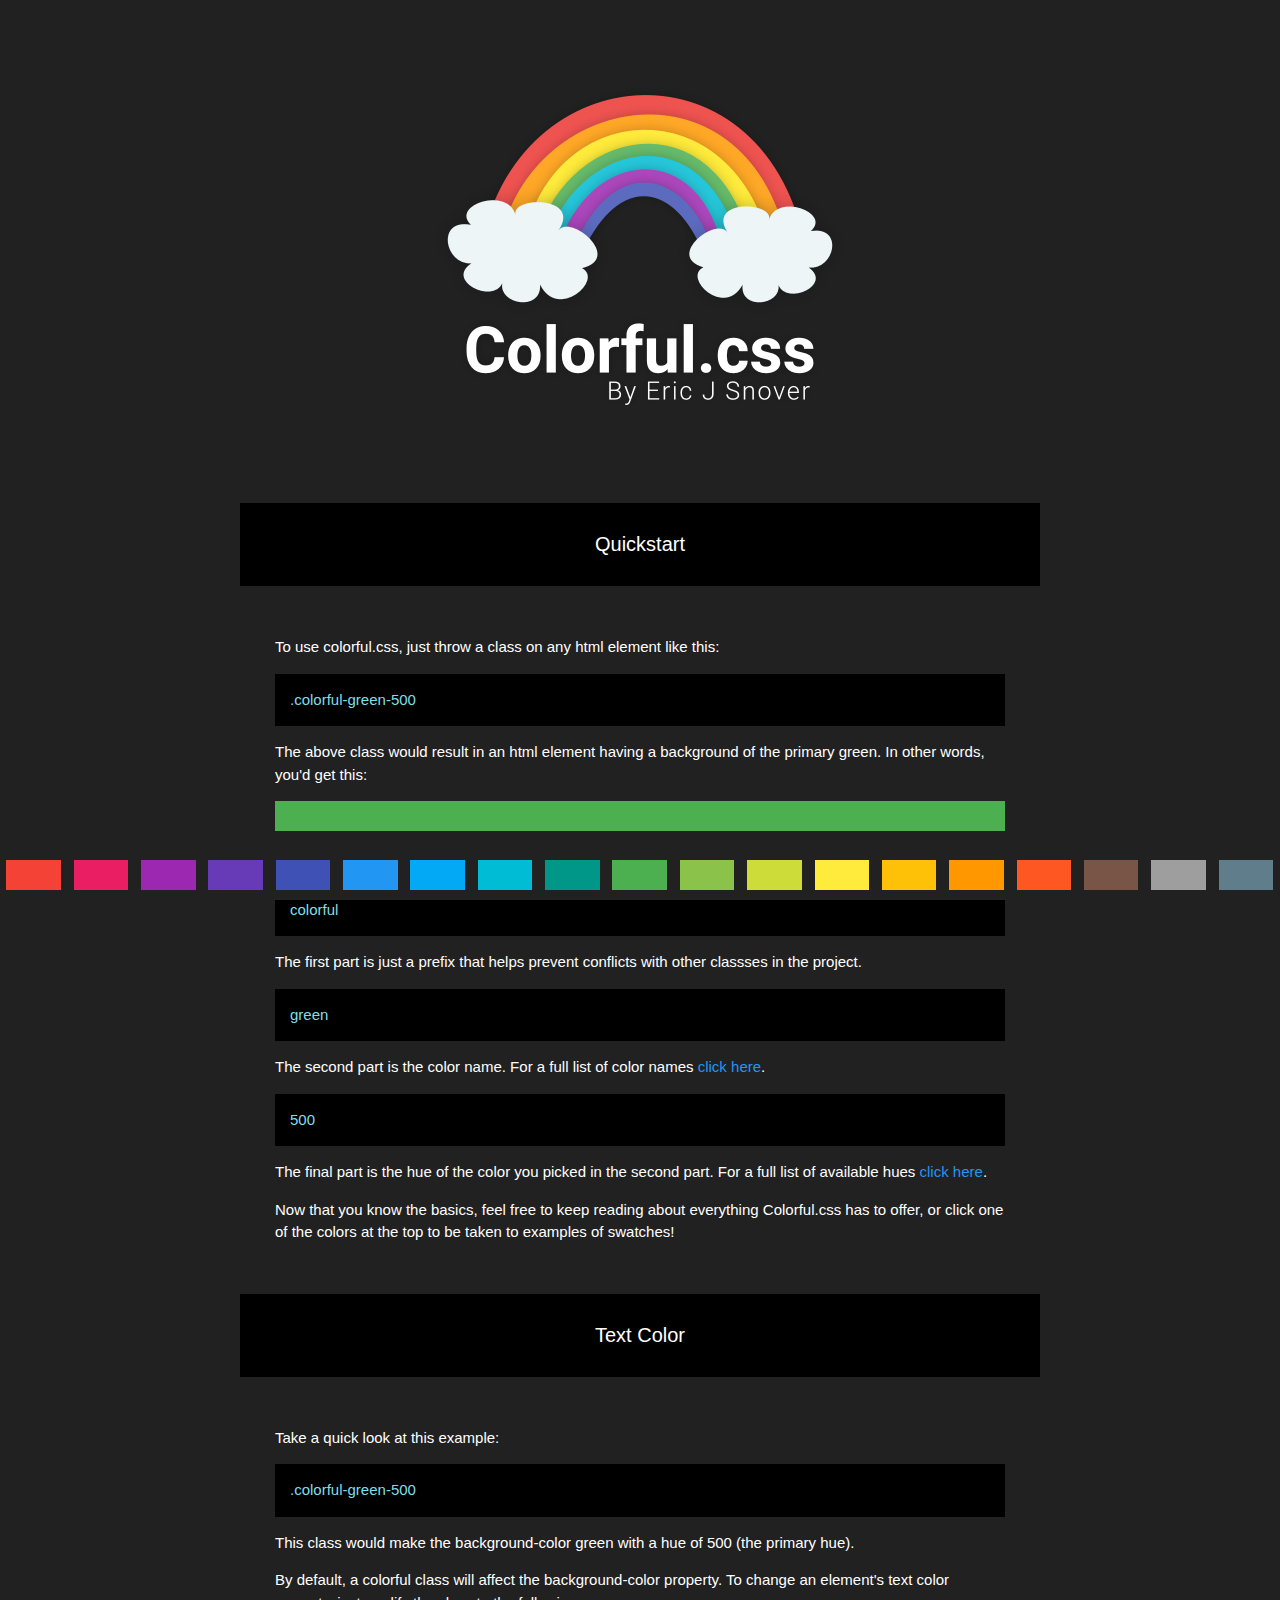
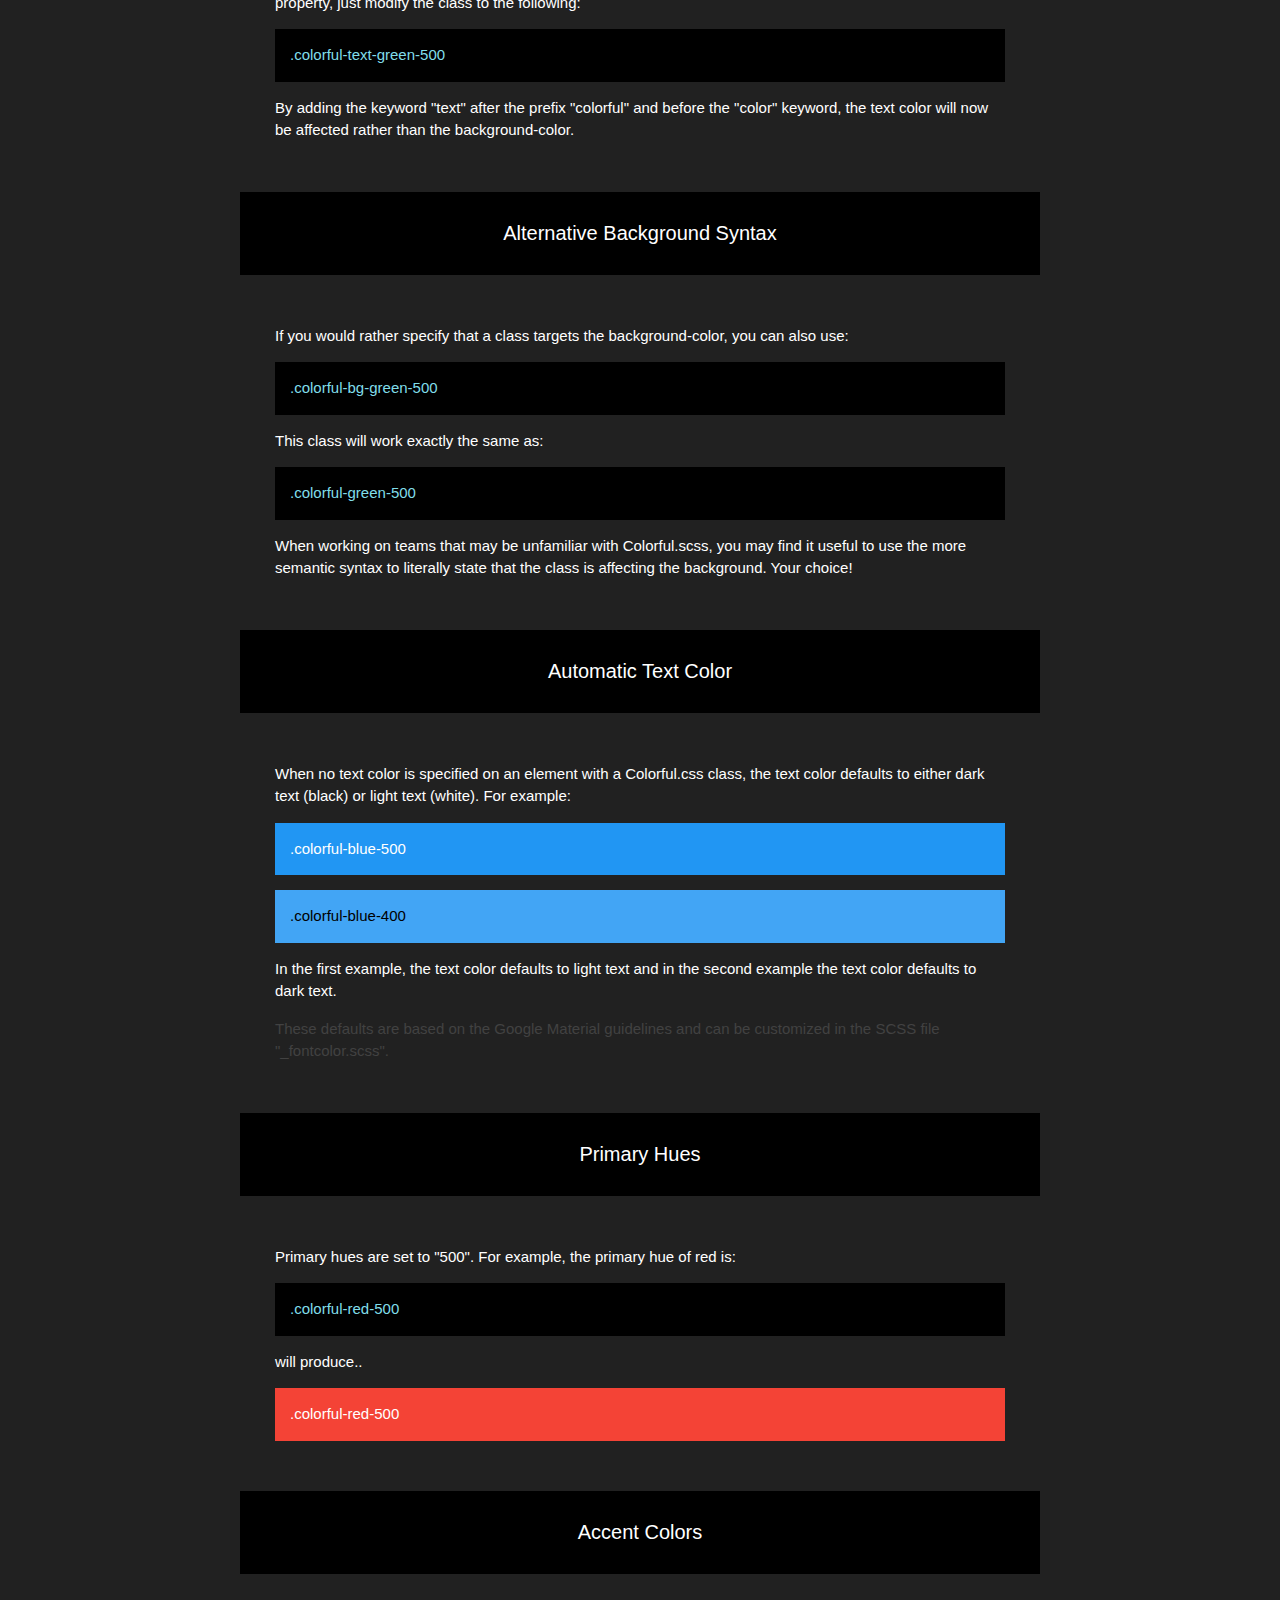
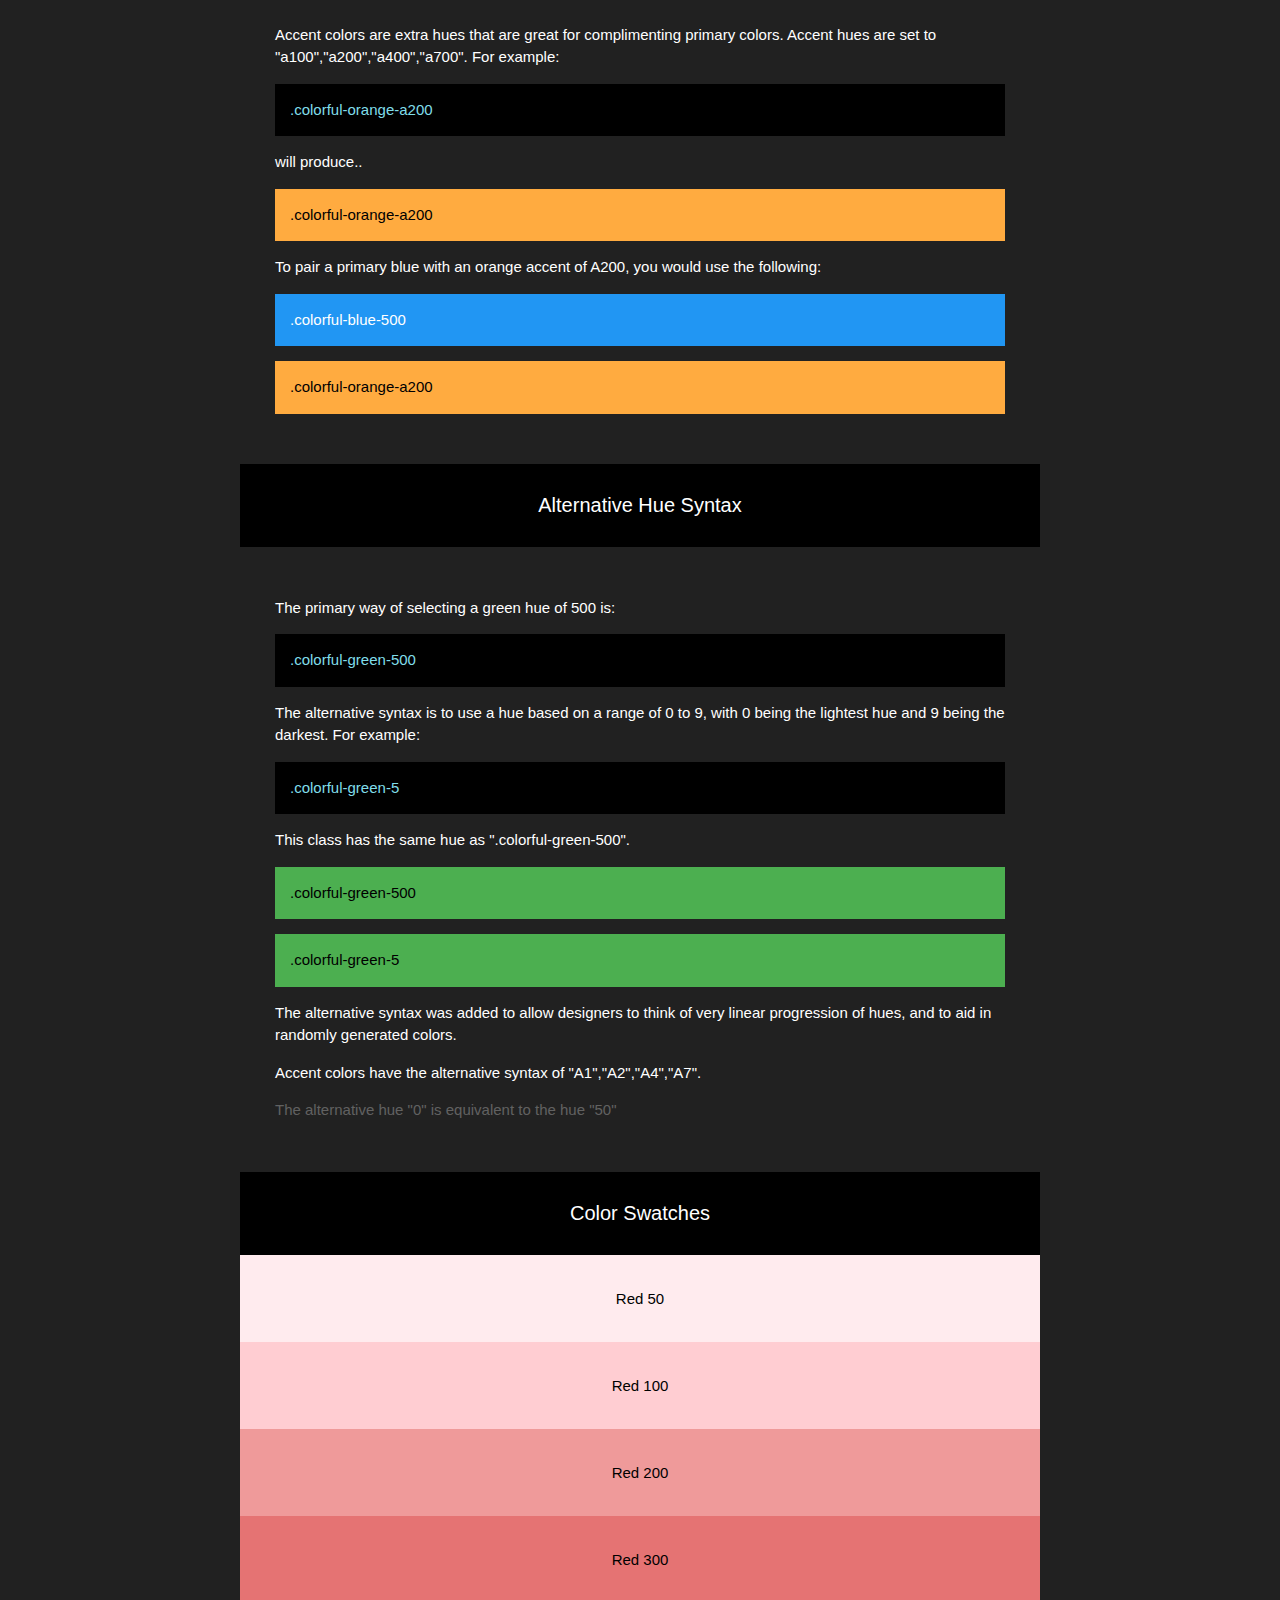
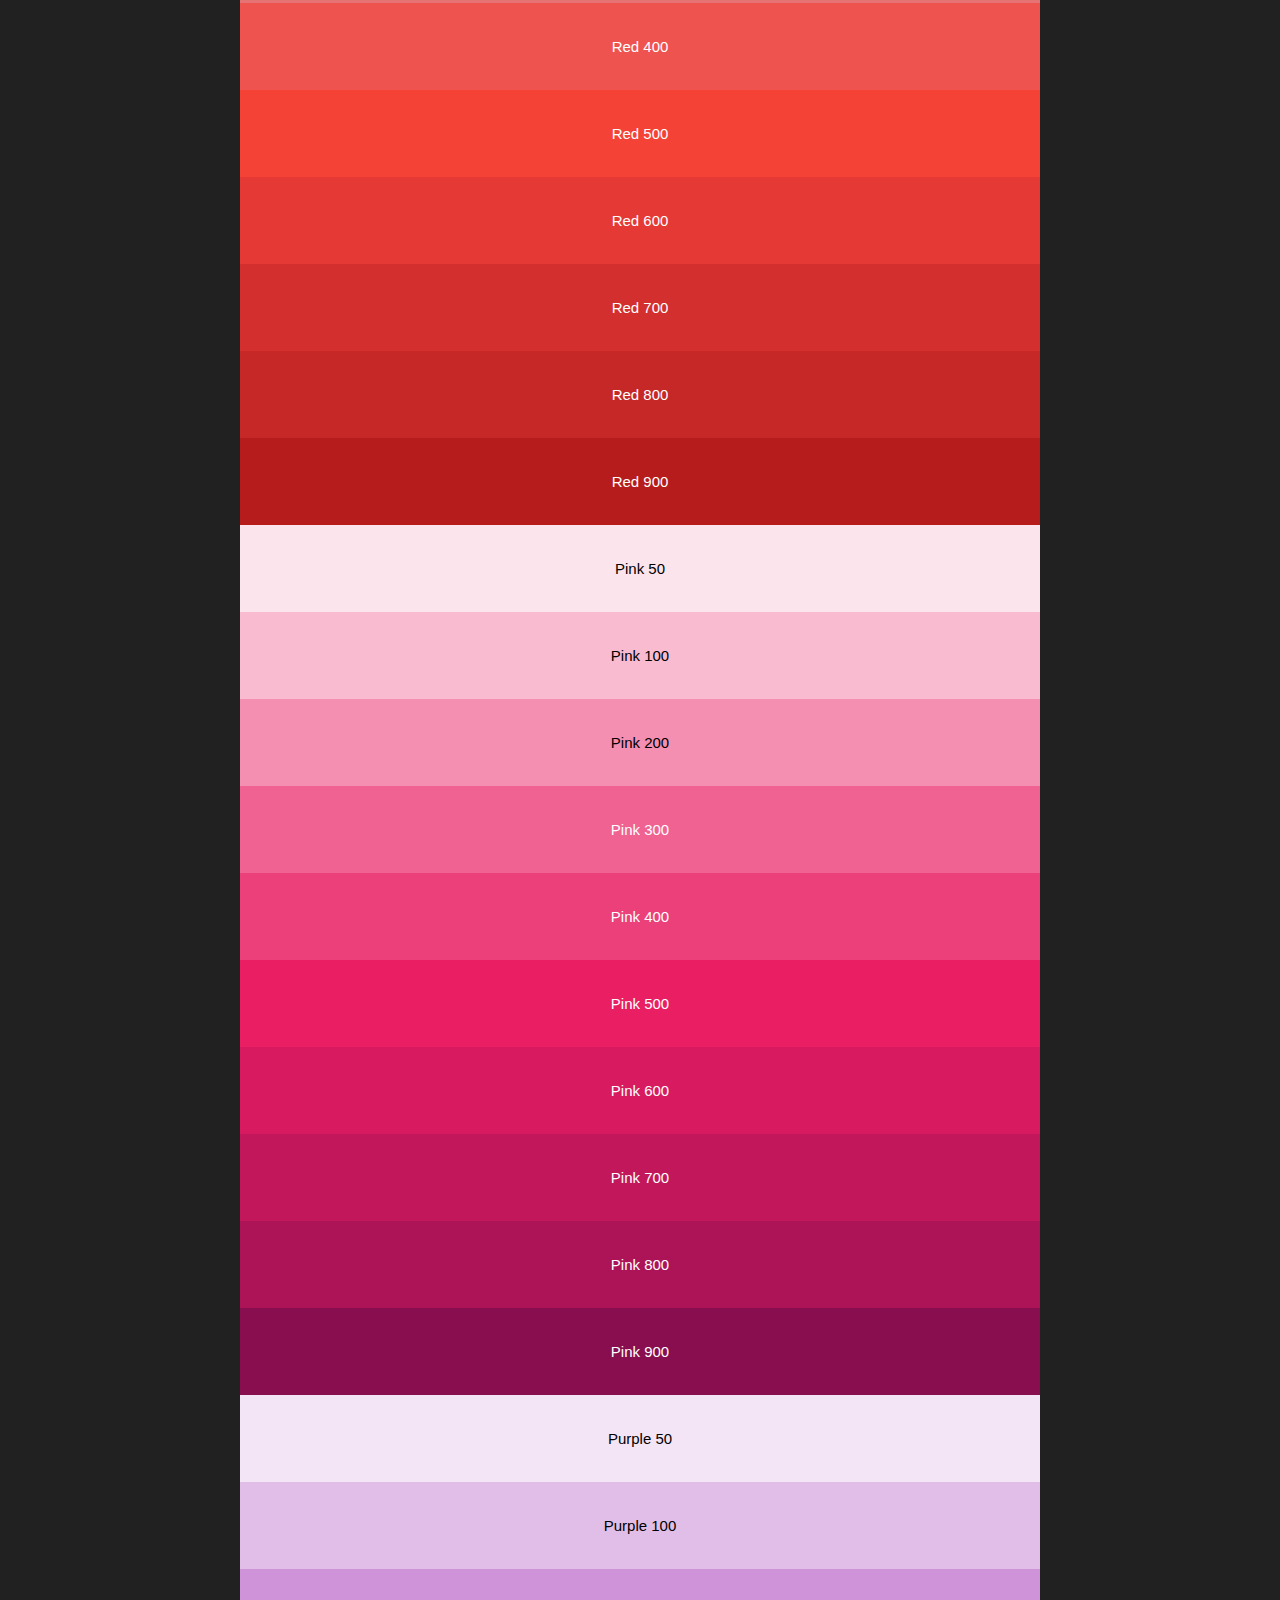
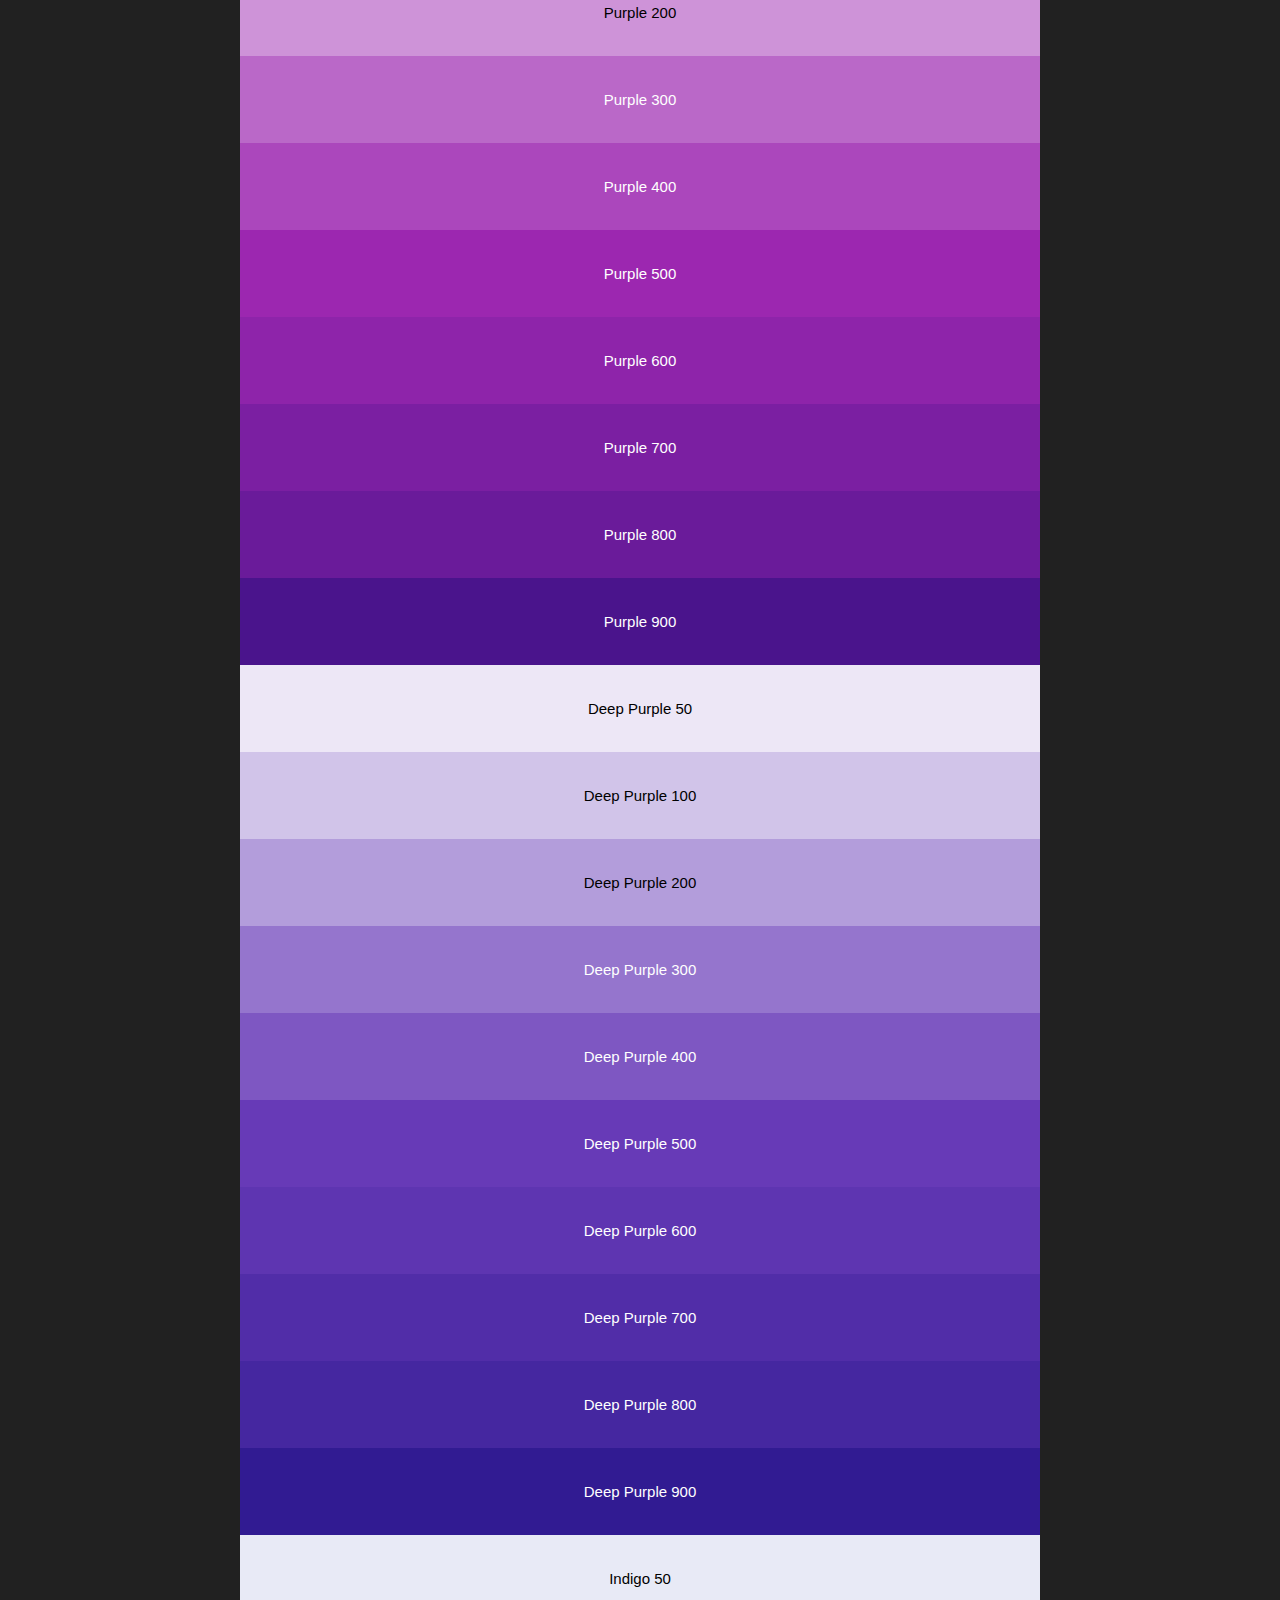
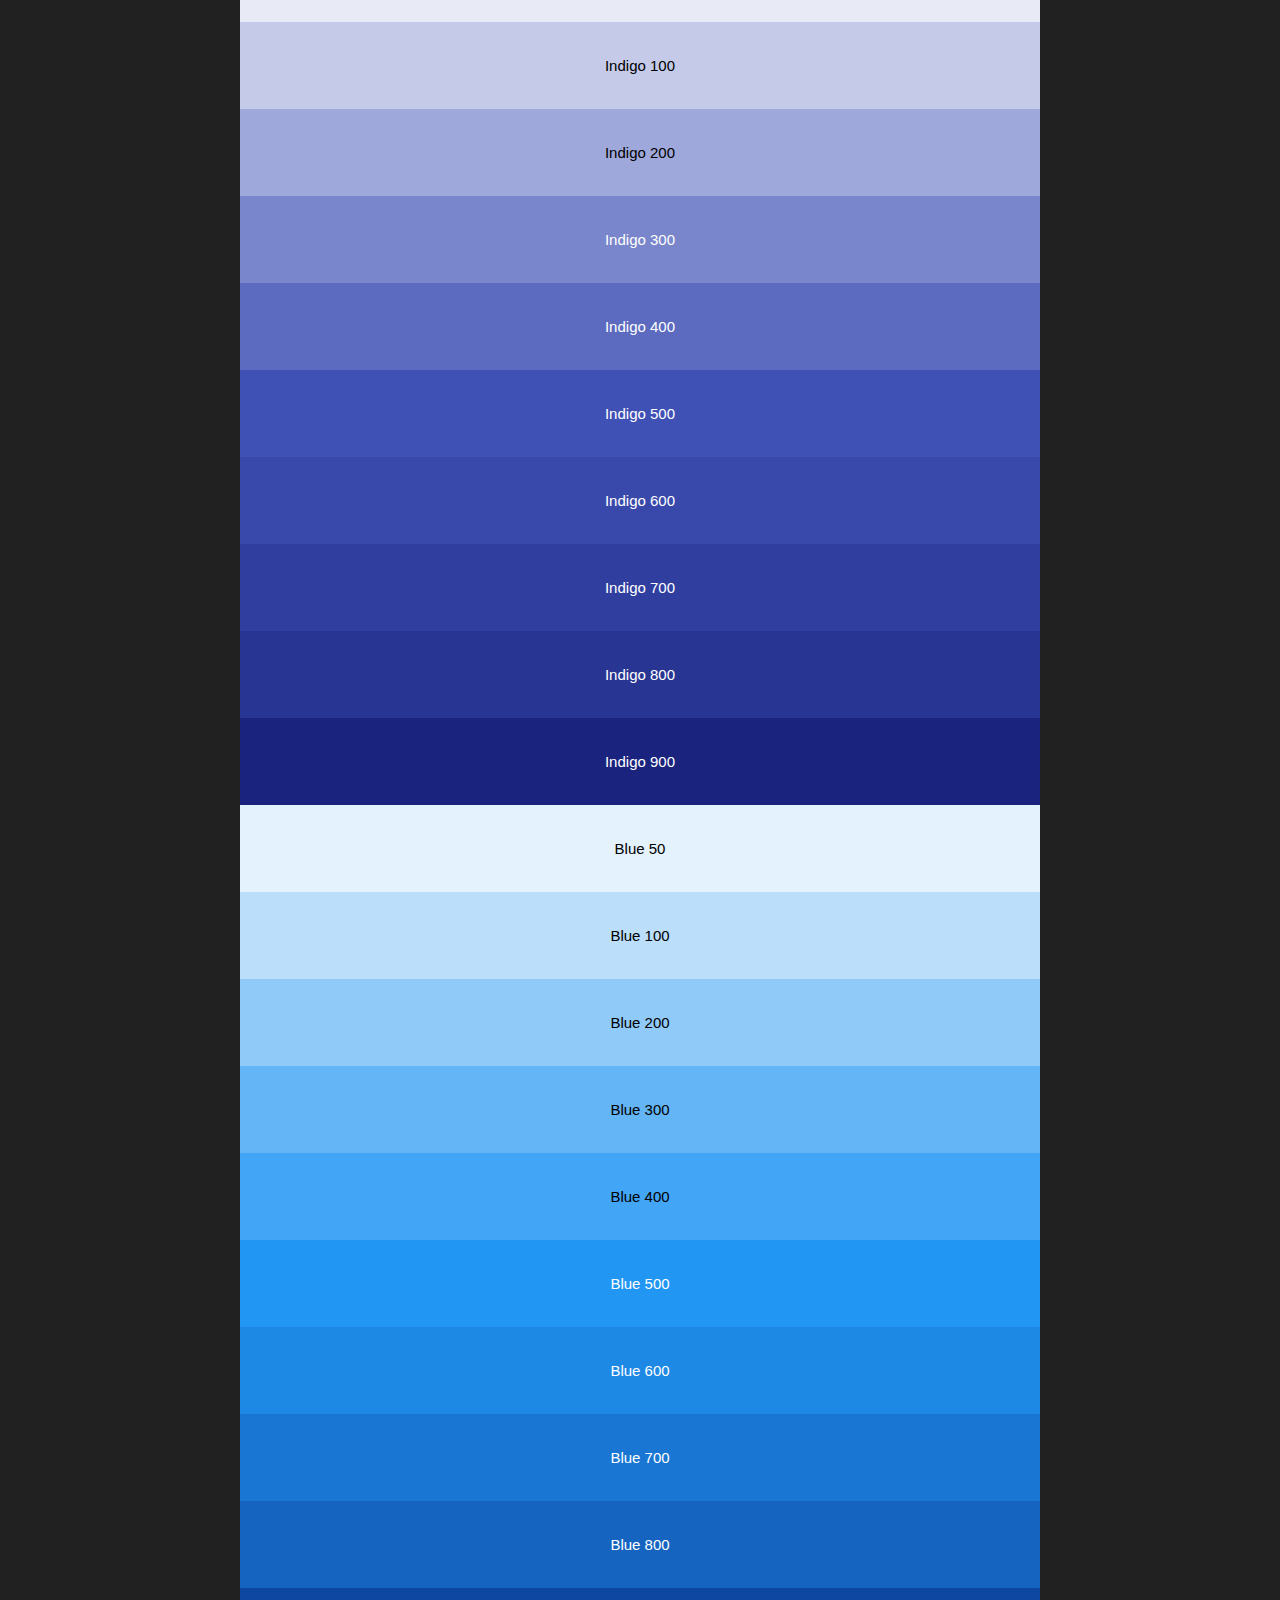
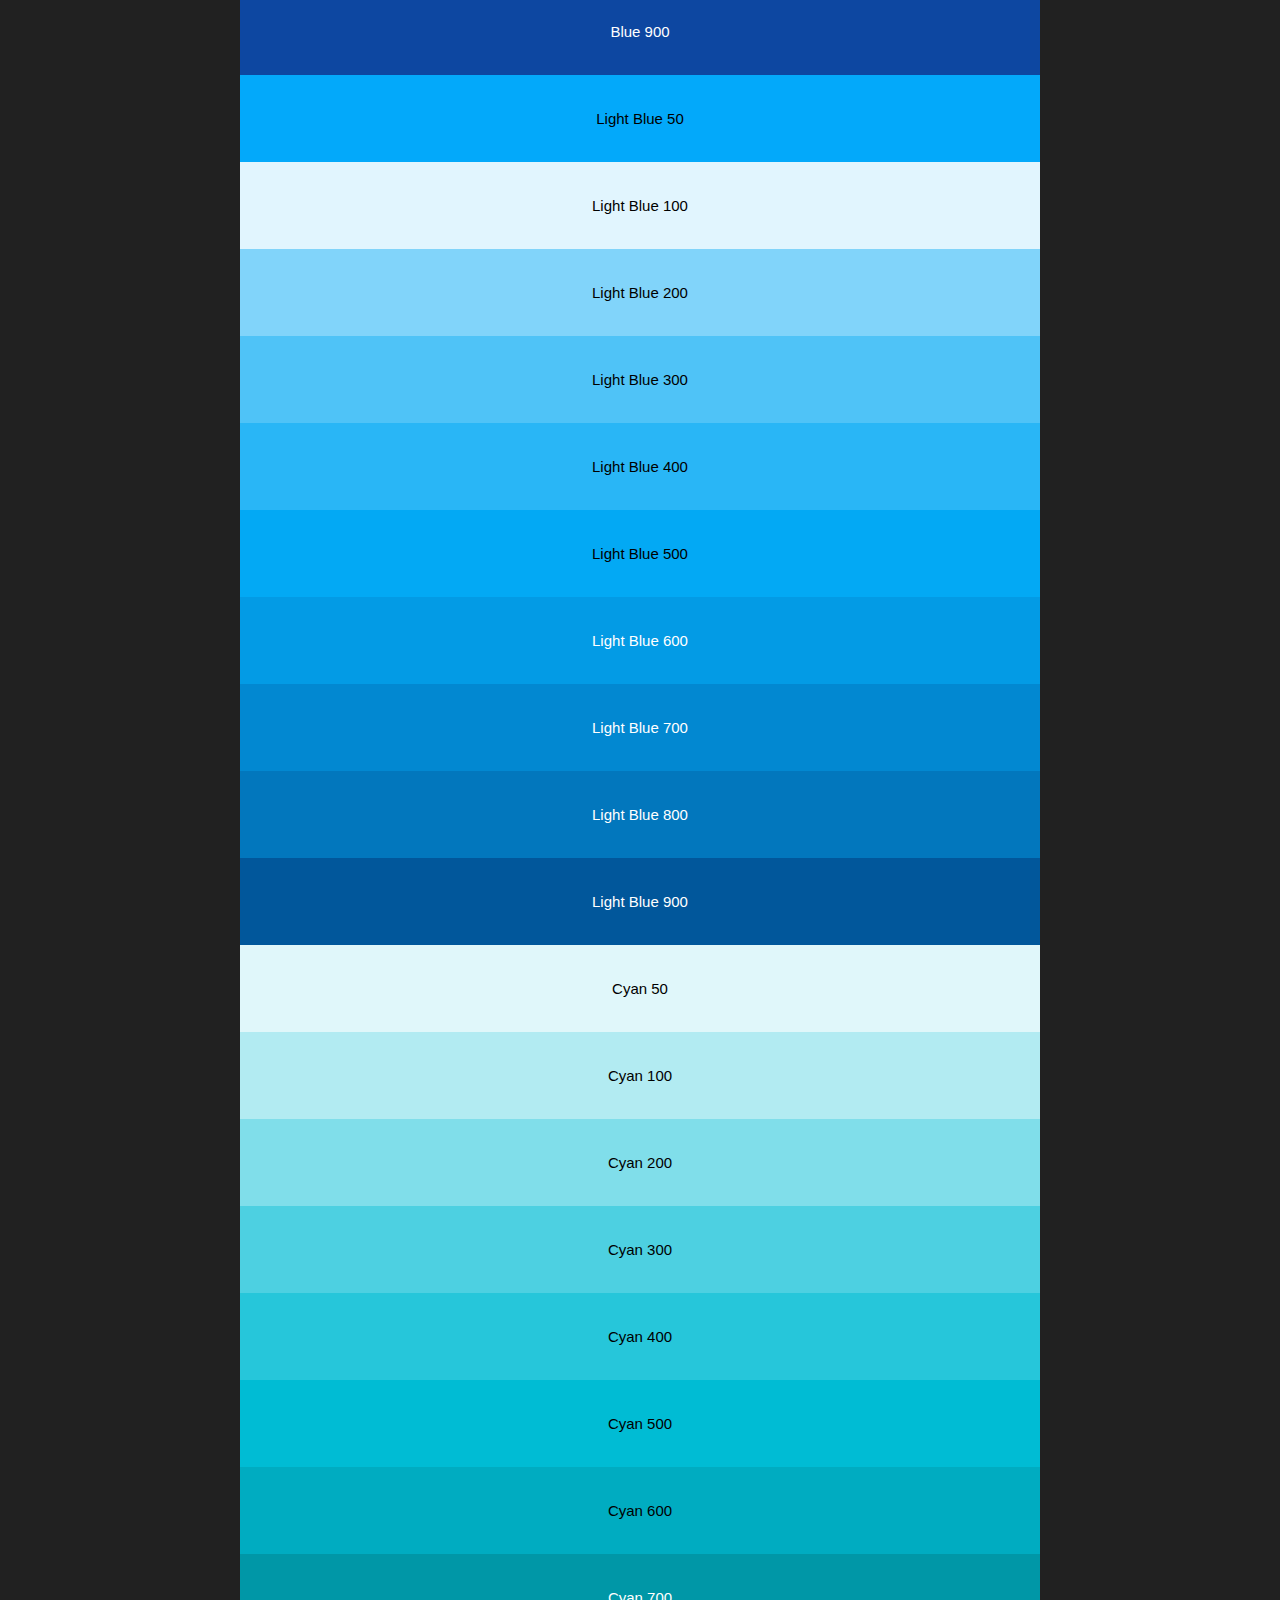
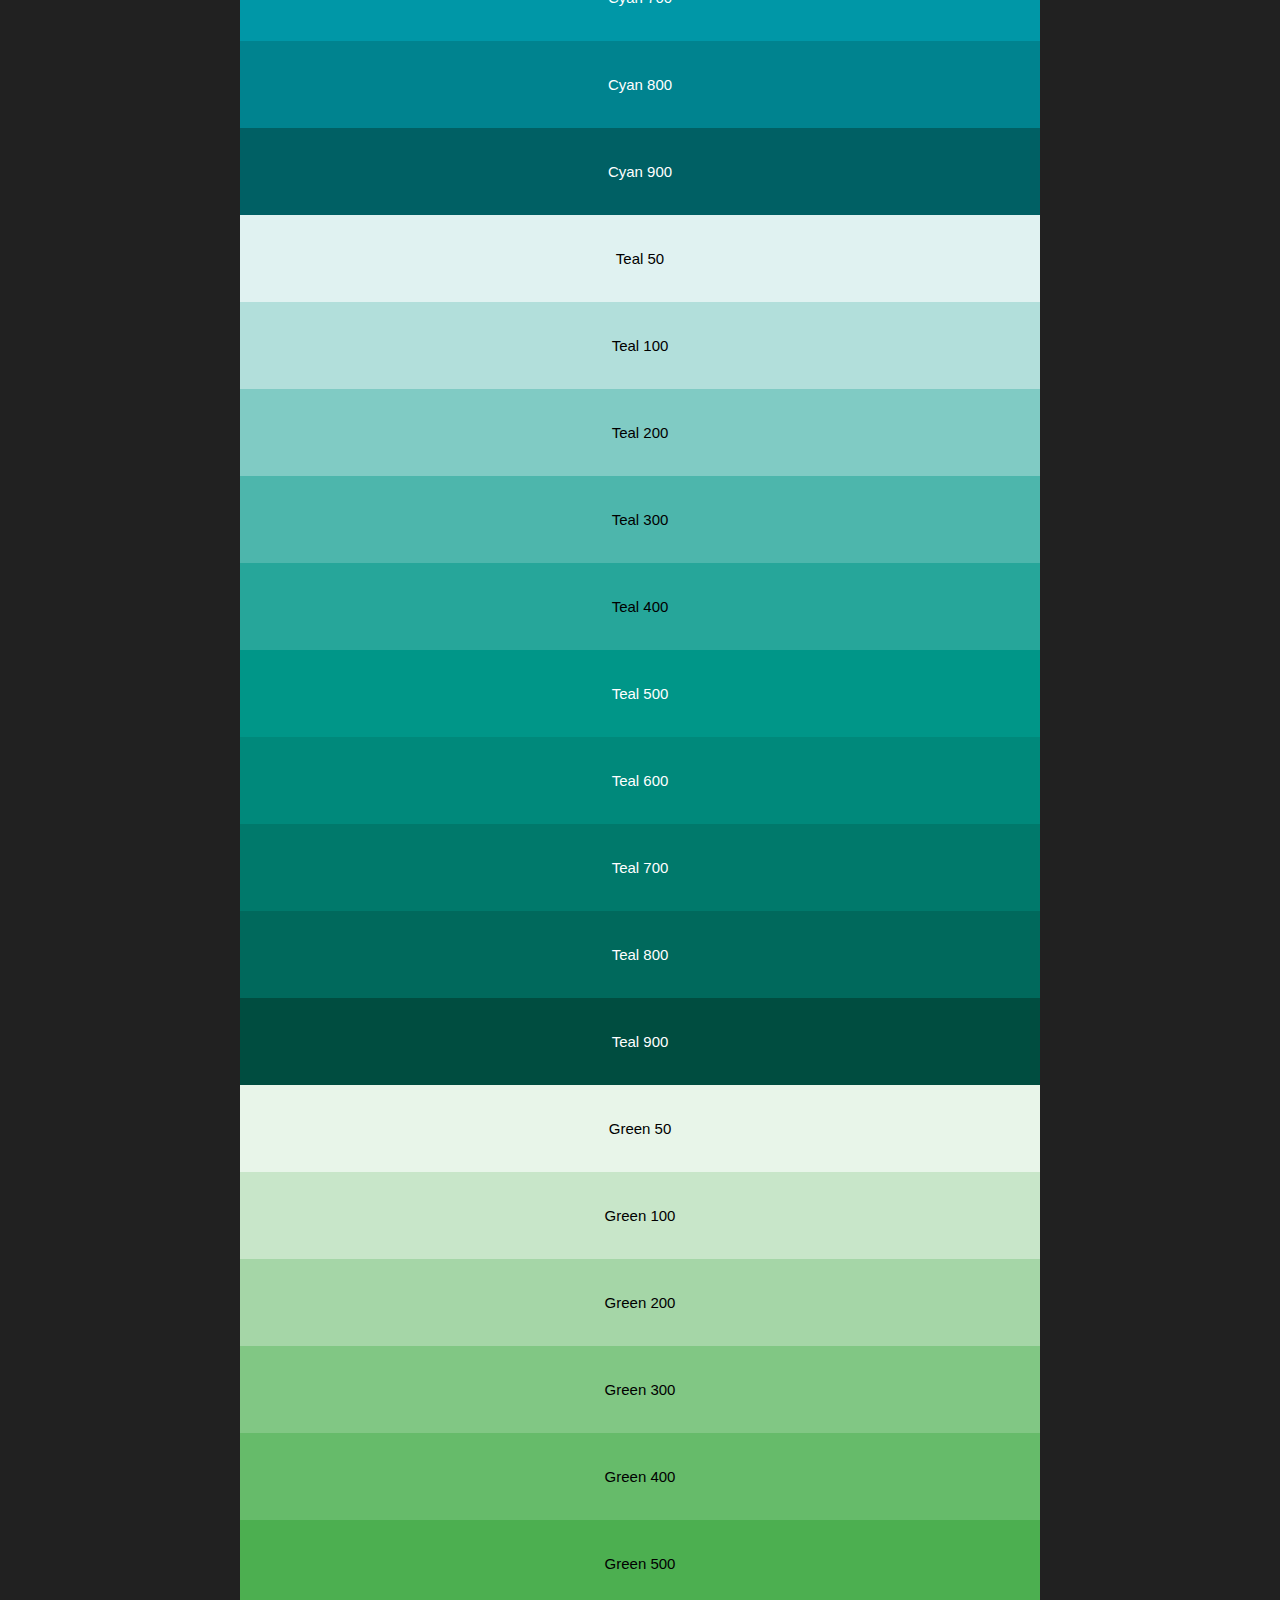
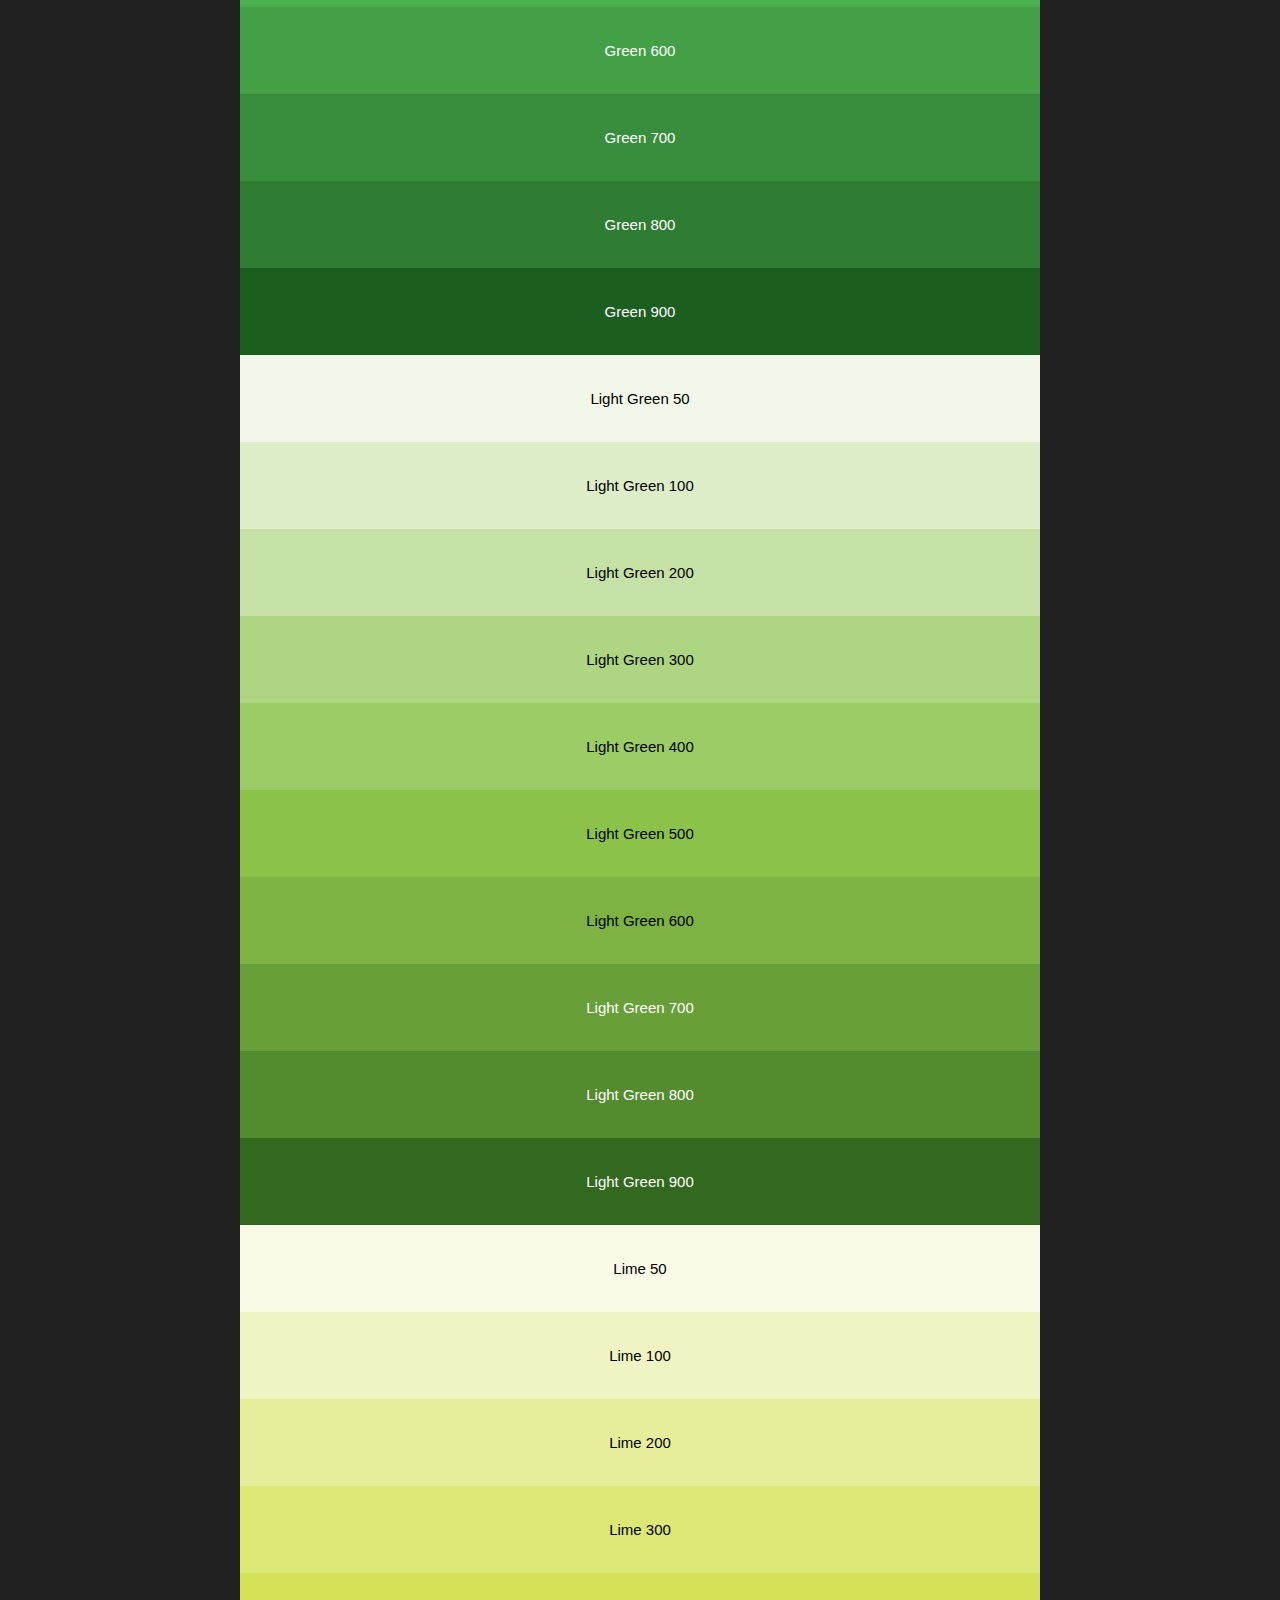
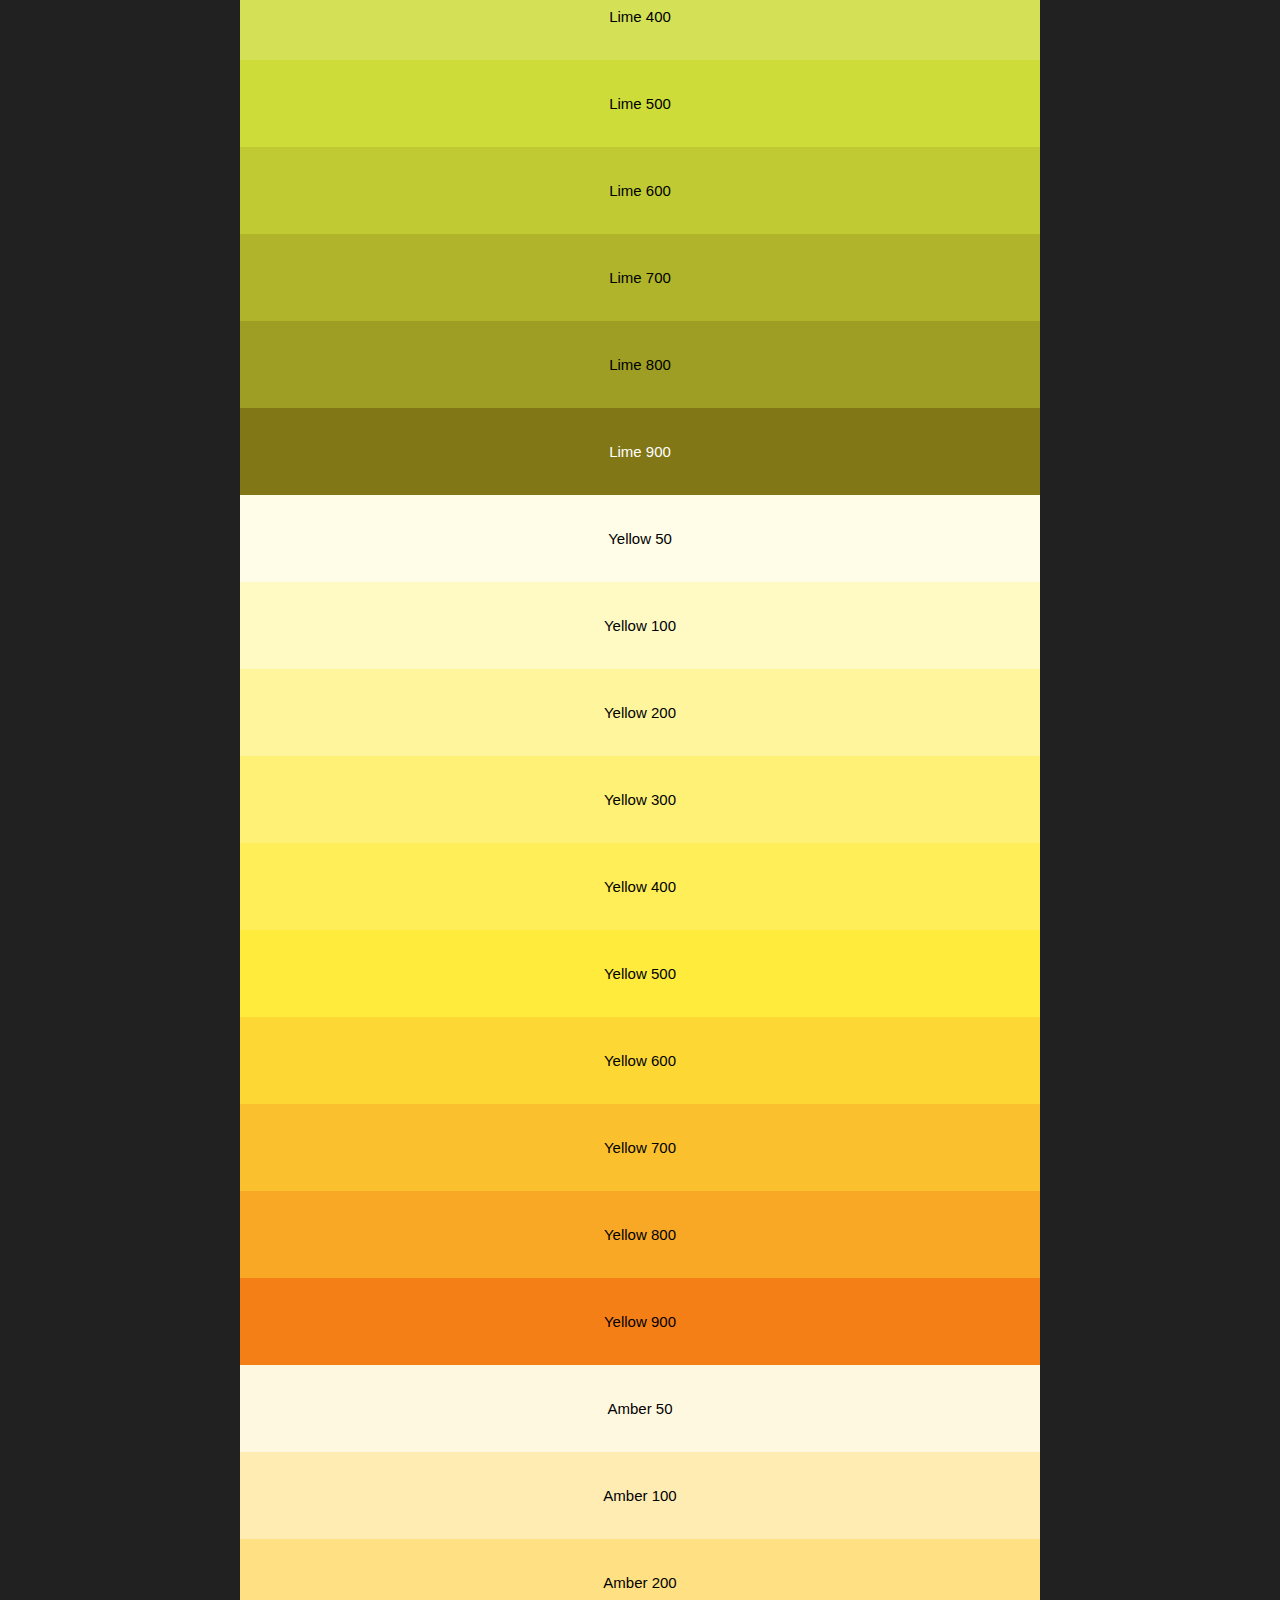
<file: docs/index.html>
<!doctype html>
<html lang="en">
<head>
  <meta charset="utf-8">

  <title>Colorful.scss</title>
  <meta name="description" content="Colorful.scss is a CSS-framework for implementing">
  <meta name="author" content="Eric J Snover">

  <link rel="stylesheet" href="../css/colorful.css">

  <style>
	  * {
		  box-sizing: border-box;
	  }
	  body {
		  margin: 0;
		  color: #fff;
		  font-family: 'Helvetica';
		  max-width: 800px;
		  margin: 0 auto;
	  }
	  a {
		  text-decoration: none;
	  }
	  img {
		  width: 100%;
		  max-width: 450px;
		  text-align: center;
	  }
	  .box {
		  width: 100%;
		  padding: 35px;
		  text-align: center;
		  font-size: 15px;
		  text-transform: capitalize;
	  }
	  .box.footer {
		  font-size: 11px;
		  text-align: left;
		  padding: 50px;
	  }
	  .box.header {
	  		font-size: 20px;
	  		padding: 30px;
	  		text-transform: none;
	  }
	  .box.instructions {
		  text-align: left;
		  text-transform: none;
		  line-height: 1.5em;
	  }
	  .box.instructions p.example {
		  padding: 15px;
	  }
	  .fixed-link {
		  position: fixed;
		  z-index: 99;
		  width: 100%;
		  height: 50px;
		 bottom: 0;
		  left: 0;
		  cursor: pointer;
	  }
	  .fixed-link .mini-link:hover {
		  opacity: .7;
	  }
	  .fixed-link .mini-link {
		  		  width: 4.26315789474%;
		  height: 30px;
		  margin: 10px .5%;
		  float: left;
		  transition: opacity .3s;
	  }
  </style>

</head>
<body class='colorful-grey-900'>

<div class='box'>
	<img src='colorfulcss_logo.jpg'>
</div>

<div class='box header colorful-black'>
	Quickstart
</div>

<div class='box instructions'>
	<p>To use colorful.css, just throw a class on any html element like this:</p>
	<p class='example colorful-bg-black colorful-text-cyan-200'>.colorful-green-500</p>
	<p>The above class would result in an html element having a background of the primary green. In other words, you'd get this:</p>
	<p class='example colorful-green-500'></p>
	<p>The class names are broken down into a few parts separated by hyphens.</p>
	<p class='example colorful-bg-black colorful-text-cyan-200'>colorful</p>
	<p>The first part is just a prefix that helps prevent conflicts with other classses in the project.</p>
	<p class='example colorful-bg-black colorful-text-cyan-200'>green</p>
	<p>The second part is the color name. For a full list of color names <a href='#swatches' class='colorful-text-blue-500'>click here</a>.</p>
	<p class='example colorful-bg-black colorful-text-cyan-200'>500</p>
	<p>The final part is the hue of the color you picked in the second part. For a full list of available hues <a href='#swatches' class='colorful-text-blue-500'>click here</a>.</p>
	<p>Now that you know the basics, feel free to keep reading about everything Colorful.css has to offer, or click one of the colors at the top to be taken to examples of swatches!</p>
</div>


<div class='box header colorful-black'>
	Text Color
</div>

<div class='box instructions'>
	<p>Take a quick look at this example:</p>
	<p class='example colorful-bg-black colorful-text-cyan-200'>.colorful-green-500</p>
	<p>This class would make the background-color green with a hue of 500 (the primary hue).</p>
	<p>By default, a colorful class will affect the background-color property. To change an element's text color property, just modify the class to the following:</p>
	<p class='example colorful-bg-black colorful-text-cyan-200'>.colorful-text-green-500</p>
	<p>By adding the keyword "text" after the prefix "colorful" and before the "color" keyword, the text color will now be affected rather than the background-color.</p>
</div>

<div class='box header colorful-black'>
	Alternative Background Syntax
</div>

<div class='box instructions'>
	<p>If you would rather specify that a class targets the background-color, you can also use:</p>
	<p class='example colorful-bg-black colorful-text-cyan-200'>.colorful-bg-green-500</p>
	<p>This class will work exactly the same as:</p>
	<p class='example colorful-bg-black colorful-text-cyan-200'>.colorful-green-500</p>
	<p>When working on teams that may be unfamiliar with Colorful.scss, you may find it useful to use the more semantic syntax to literally state that the class is affecting the background. Your choice!</p>
</div>

<div class='box header colorful-black'>
	Automatic Text Color
</div>

<div class='box instructions'>
	<p>When no text color is specified on an element with a Colorful.css class, the text color defaults to either dark text (black) or light text (white). For example:</p>
	<p class='example colorful-blue-500'>.colorful-blue-500</p>
	<p class='example colorful-blue-400'>.colorful-blue-400</p>
	<p>In the first example, the text color defaults to light text and in the second example the text color defaults to dark text.</p>
	<p class='colorful-text-grey-800'>These defaults are based on the Google Material guidelines and can be customized in the SCSS file "_fontcolor.scss".</p>
</div>



<div class='box header colorful-black'>
	Primary Hues
</div>

<div class='box instructions'>
	<p>Primary hues are set to "500". For example, the primary hue of red is:</p>
	<p class='example colorful-bg-black colorful-text-cyan-200'>.colorful-red-500</p>
	<p>will produce..</p>
	<p class='example colorful-red-500'>.colorful-red-500</p>
</div>


<div class='box header colorful-black'>
	Accent Colors
</div>

<div class='box instructions'>
	<p>Accent colors are extra hues that are great for complimenting primary colors. Accent hues are set to "a100","a200","a400","a700". For example:</p>
	<p class='example colorful-bg-black colorful-text-cyan-200'>.colorful-orange-a200</p>
	<p>will produce..</p>
	<p class='example colorful-orange-a200'>.colorful-orange-a200</p>
	<p>To pair a primary blue with an orange accent of A200, you would use the following:</p>
	<p class='example colorful-blue-500'>.colorful-blue-500</p>
	<p class='example colorful-orange-a200'>.colorful-orange-a200</p>
</div>

<div class='box header colorful-black'>
	Alternative Hue Syntax
</div>

<div class='box instructions'>
	<p>The primary way of selecting a green hue of 500 is:</p>
	<p class='example colorful-bg-black colorful-text-cyan-200'>.colorful-green-500</p>
	<p>The alternative syntax is to use a hue based on a range of 0 to 9, with 0 being the lightest hue and 9 being the darkest. For example:</p>
	<p class='example colorful-bg-black colorful-text-cyan-200'>.colorful-green-5</p>
	<p>This class has the same hue as ".colorful-green-500".</p>
	<p class='example colorful-green-500'>.colorful-green-500</p>
	<p class='example colorful-green-5'>.colorful-green-5</p>
	<p>The alternative syntax was added to allow designers to think of very linear progression of hues, and to aid in randomly generated colors.</p>
	<p>Accent colors have the alternative syntax of "A1","A2","A4","A7".</p>
	<p class='colorful-text-grey-700'>The alternative hue "0" is equivalent to the hue "50"</p>
</div>


<a name='swatches'></a>
<div class='box header colorful-black'>
	Color Swatches
</div>


<a name='color_red'></a>

	<div class='box colorful-red-50'>red 50</div>
	<div class='box colorful-red-100'>red 100</div>
	<div class='box colorful-red-200'>red 200</div>
	<div class='box colorful-red-300'>red 300</div>
	<div class='box colorful-red-400'>red 400</div>
	<div class='box colorful-red-500'>red 500</div>
	<div class='box colorful-red-600'>red 600</div>
	<div class='box colorful-red-700'>red 700</div>
	<div class='box colorful-red-800'>red 800</div>
	<div class='box colorful-red-900'>red 900</div>
<a name='color_pink'></a>

	<div class='box colorful-pink-50'>pink 50</div>
	<div class='box colorful-pink-100'>pink 100</div>
	<div class='box colorful-pink-200'>pink 200</div>
	<div class='box colorful-pink-300'>pink 300</div>
	<div class='box colorful-pink-400'>pink 400</div>
	<div class='box colorful-pink-500'>pink 500</div>
	<div class='box colorful-pink-600'>pink 600</div>
	<div class='box colorful-pink-700'>pink 700</div>
	<div class='box colorful-pink-800'>pink 800</div>
	<div class='box colorful-pink-900'>pink 900</div>
<a name='color_purple'></a>

	<div class='box colorful-purple-50'>purple 50</div>
	<div class='box colorful-purple-100'>purple 100</div>
	<div class='box colorful-purple-200'>purple 200</div>
	<div class='box colorful-purple-300'>purple 300</div>
	<div class='box colorful-purple-400'>purple 400</div>
	<div class='box colorful-purple-500'>purple 500</div>
	<div class='box colorful-purple-600'>purple 600</div>
	<div class='box colorful-purple-700'>purple 700</div>
	<div class='box colorful-purple-800'>purple 800</div>
	<div class='box colorful-purple-900'>purple 900</div>
<a name='color_deeppurple'></a>

	<div class='box colorful-deeppurple-50'>deep purple 50</div>
	<div class='box colorful-deeppurple-100'>deep purple 100</div>
	<div class='box colorful-deeppurple-200'>deep purple 200</div>
	<div class='box colorful-deeppurple-300'>deep purple 300</div>
	<div class='box colorful-deeppurple-400'>deep purple 400</div>
	<div class='box colorful-deeppurple-500'>deep purple 500</div>
	<div class='box colorful-deeppurple-600'>deep purple 600</div>
	<div class='box colorful-deeppurple-700'>deep purple 700</div>
	<div class='box colorful-deeppurple-800'>deep purple 800</div>
	<div class='box colorful-deeppurple-900'>deep purple 900</div>
<a name='color_indigo'></a>

	<div class='box colorful-indigo-50'>indigo 50</div>
	<div class='box colorful-indigo-100'>indigo 100</div>
	<div class='box colorful-indigo-200'>indigo 200</div>
	<div class='box colorful-indigo-300'>indigo 300</div>
	<div class='box colorful-indigo-400'>indigo 400</div>
	<div class='box colorful-indigo-500'>indigo 500</div>
	<div class='box colorful-indigo-600'>indigo 600</div>
	<div class='box colorful-indigo-700'>indigo 700</div>
	<div class='box colorful-indigo-800'>indigo 800</div>
	<div class='box colorful-indigo-900'>indigo 900</div>
<a name='color_blue'></a>

	<div class='box colorful-blue-50'>blue 50</div>
	<div class='box colorful-blue-100'>blue 100</div>
	<div class='box colorful-blue-200'>blue 200</div>
	<div class='box colorful-blue-300'>blue 300</div>
	<div class='box colorful-blue-400'>blue 400</div>
	<div class='box colorful-blue-500'>blue 500</div>
	<div class='box colorful-blue-600'>blue 600</div>
	<div class='box colorful-blue-700'>blue 700</div>
	<div class='box colorful-blue-800'>blue 800</div>
	<div class='box colorful-blue-900'>blue 900</div>
<a name='color_lightblue'></a>

	<div class='box colorful-lightblue-50'>light blue 50</div>
	<div class='box colorful-lightblue-100'>light blue 100</div>
	<div class='box colorful-lightblue-200'>light blue 200</div>
	<div class='box colorful-lightblue-300'>light blue 300</div>
	<div class='box colorful-lightblue-400'>light blue 400</div>
	<div class='box colorful-lightblue-500'>light blue 500</div>
	<div class='box colorful-lightblue-600'>light blue 600</div>
	<div class='box colorful-lightblue-700'>light blue 700</div>
	<div class='box colorful-lightblue-800'>light blue 800</div>
	<div class='box colorful-lightblue-900'>light blue 900</div>
<a name='color_cyan'></a>

	<div class='box colorful-cyan-50'>cyan 50</div>
	<div class='box colorful-cyan-100'>cyan 100</div>
	<div class='box colorful-cyan-200'>cyan 200</div>
	<div class='box colorful-cyan-300'>cyan 300</div>
	<div class='box colorful-cyan-400'>cyan 400</div>
	<div class='box colorful-cyan-500'>cyan 500</div>
	<div class='box colorful-cyan-600'>cyan 600</div>
	<div class='box colorful-cyan-700'>cyan 700</div>
	<div class='box colorful-cyan-800'>cyan 800</div>
	<div class='box colorful-cyan-900'>cyan 900</div>
<a name='color_teal'></a>

	<div class='box colorful-teal-50'>teal 50</div>
	<div class='box colorful-teal-100'>teal 100</div>
	<div class='box colorful-teal-200'>teal 200</div>
	<div class='box colorful-teal-300'>teal 300</div>
	<div class='box colorful-teal-400'>teal 400</div>
	<div class='box colorful-teal-500'>teal 500</div>
	<div class='box colorful-teal-600'>teal 600</div>
	<div class='box colorful-teal-700'>teal 700</div>
	<div class='box colorful-teal-800'>teal 800</div>
	<div class='box colorful-teal-900'>teal 900</div>
<a name='color_green'></a>

	<div class='box colorful-green-50'>green 50</div>
	<div class='box colorful-green-100'>green 100</div>
	<div class='box colorful-green-200'>green 200</div>
	<div class='box colorful-green-300'>green 300</div>
	<div class='box colorful-green-400'>green 400</div>
	<div class='box colorful-green-500'>green 500</div>
	<div class='box colorful-green-600'>green 600</div>
	<div class='box colorful-green-700'>green 700</div>
	<div class='box colorful-green-800'>green 800</div>
	<div class='box colorful-green-900'>green 900</div>
<a name='color_lightgreen'></a>

	<div class='box colorful-lightgreen-50'>light green 50</div>
	<div class='box colorful-lightgreen-100'>light green 100</div>
	<div class='box colorful-lightgreen-200'>light green 200</div>
	<div class='box colorful-lightgreen-300'>light green 300</div>
	<div class='box colorful-lightgreen-400'>light green 400</div>
	<div class='box colorful-lightgreen-500'>light green 500</div>
	<div class='box colorful-lightgreen-600'>light green 600</div>
	<div class='box colorful-lightgreen-700'>light green 700</div>
	<div class='box colorful-lightgreen-800'>light green 800</div>
	<div class='box colorful-lightgreen-900'>light green 900</div>
<a name='color_lime'></a>

	<div class='box colorful-lime-50'>lime 50</div>
	<div class='box colorful-lime-100'>lime 100</div>
	<div class='box colorful-lime-200'>lime 200</div>
	<div class='box colorful-lime-300'>lime 300</div>
	<div class='box colorful-lime-400'>lime 400</div>
	<div class='box colorful-lime-500'>lime 500</div>
	<div class='box colorful-lime-600'>lime 600</div>
	<div class='box colorful-lime-700'>lime 700</div>
	<div class='box colorful-lime-800'>lime 800</div>
	<div class='box colorful-lime-900'>lime 900</div>
<a name='color_yellow'></a>

	<div class='box colorful-yellow-50'>yellow 50</div>
	<div class='box colorful-yellow-100'>yellow 100</div>
	<div class='box colorful-yellow-200'>yellow 200</div>
	<div class='box colorful-yellow-300'>yellow 300</div>
	<div class='box colorful-yellow-400'>yellow 400</div>
	<div class='box colorful-yellow-500'>yellow 500</div>
	<div class='box colorful-yellow-600'>yellow 600</div>
	<div class='box colorful-yellow-700'>yellow 700</div>
	<div class='box colorful-yellow-800'>yellow 800</div>
	<div class='box colorful-yellow-900'>yellow 900</div>
<a name='color_amber'></a>

	<div class='box colorful-amber-50'>amber 50</div>
	<div class='box colorful-amber-100'>amber 100</div>
	<div class='box colorful-amber-200'>amber 200</div>
	<div class='box colorful-amber-300'>amber 300</div>
	<div class='box colorful-amber-400'>amber 400</div>
	<div class='box colorful-amber-500'>amber 500</div>
	<div class='box colorful-amber-600'>amber 600</div>
	<div class='box colorful-amber-700'>amber 700</div>
	<div class='box colorful-amber-800'>amber 800</div>
	<div class='box colorful-amber-900'>amber 900</div>
<a name='color_orange'></a>

	<div class='box colorful-orange-50'>orange 50</div>
	<div class='box colorful-orange-100'>orange 100</div>
	<div class='box colorful-orange-200'>orange 200</div>
	<div class='box colorful-orange-300'>orange 300</div>
	<div class='box colorful-orange-400'>orange 400</div>
	<div class='box colorful-orange-500'>orange 500</div>
	<div class='box colorful-orange-600'>orange 600</div>
	<div class='box colorful-orange-700'>orange 700</div>
	<div class='box colorful-orange-800'>orange 800</div>
	<div class='box colorful-orange-900'>orange 900</div>
<a name='color_deeporange'></a>

	<div class='box colorful-deeporange-50'>deep orange 50</div>
	<div class='box colorful-deeporange-100'>deep orange 100</div>
	<div class='box colorful-deeporange-200'>deep orange 200</div>
	<div class='box colorful-deeporange-300'>deep orange 300</div>
	<div class='box colorful-deeporange-400'>deep orange 400</div>
	<div class='box colorful-deeporange-500'>deep orange 500</div>
	<div class='box colorful-deeporange-600'>deep orange 600</div>
	<div class='box colorful-deeporange-700'>deep orange 700</div>
	<div class='box colorful-deeporange-800'>deep orange 800</div>
	<div class='box colorful-deeporange-900'>deep orange 900</div>
<a name='color_brown'></a>

	<div class='box colorful-brown-50'>brown 50</div>
	<div class='box colorful-brown-100'>brown 100</div>
	<div class='box colorful-brown-200'>brown 200</div>
	<div class='box colorful-brown-300'>brown 300</div>
	<div class='box colorful-brown-400'>brown 400</div>
	<div class='box colorful-brown-500'>brown 500</div>
	<div class='box colorful-brown-600'>brown 600</div>
	<div class='box colorful-brown-700'>brown 700</div>
	<div class='box colorful-brown-800'>brown 800</div>
	<div class='box colorful-brown-900'>brown 900</div>
<a name='color_grey'></a>

	<div class='box colorful-grey-50'>grey 50</div>
	<div class='box colorful-grey-100'>grey 100</div>
	<div class='box colorful-grey-200'>grey 200</div>
	<div class='box colorful-grey-300'>grey 300</div>
	<div class='box colorful-grey-400'>grey 400</div>
	<div class='box colorful-grey-500'>grey 500</div>
	<div class='box colorful-grey-600'>grey 600</div>
	<div class='box colorful-grey-700'>grey 700</div>
	<div class='box colorful-grey-800'>grey 800</div>
	<div class='box colorful-grey-900'>grey 900</div>
<a name='color_bluegrey'></a>

	<div class='box colorful-bluegrey-50'>blue grey 50</div>
	<div class='box colorful-bluegrey-100'>blue grey 100</div>
	<div class='box colorful-bluegrey-200'>blue grey 200</div>
	<div class='box colorful-bluegrey-300'>blue grey 300</div>
	<div class='box colorful-bluegrey-400'>blue grey 400</div>
	<div class='box colorful-bluegrey-500'>blue grey 500</div>
	<div class='box colorful-bluegrey-600'>blue grey 600</div>
	<div class='box colorful-bluegrey-700'>blue grey 700</div>
	<div class='box colorful-bluegrey-800'>blue grey 800</div>
	<div class='box colorful-bluegrey-900'>blue grey 900</div>

<div class='box header colorful-black'>
	Accent Color Swatches
</div>


	<div class='box colorful-red-a100'>red A100</div>
	<div class='box colorful-red-a200'>red A200</div>
	<div class='box colorful-red-a400'>red A400</div>
	<div class='box colorful-red-a700'>red A700</div>

	<div class='box colorful-pink-a100'>pink A100</div>
	<div class='box colorful-pink-a200'>pink A200</div>
	<div class='box colorful-pink-a400'>pink A400</div>
	<div class='box colorful-pink-a700'>pink A700</div>

	<div class='box colorful-purple-a100'>purple A100</div>
	<div class='box colorful-purple-a200'>purple A200</div>
	<div class='box colorful-purple-a400'>purple A400</div>
	<div class='box colorful-purple-a700'>purple A700</div>

	<div class='box colorful-deeppurple-a100'>deep purple A100</div>
	<div class='box colorful-deeppurple-a200'>deep purple A200</div>
	<div class='box colorful-deeppurple-a400'>deep purple A400</div>
	<div class='box colorful-deeppurple-a700'>deep purple A700</div>

	<div class='box colorful-indigo-a100'>indigo A100</div>
	<div class='box colorful-indigo-a200'>indigo A200</div>
	<div class='box colorful-indigo-a400'>indigo A400</div>
	<div class='box colorful-indigo-a700'>indigo A700</div>

	<div class='box colorful-blue-a100'>blue A100</div>
	<div class='box colorful-blue-a200'>blue A200</div>
	<div class='box colorful-blue-a400'>blue A400</div>
	<div class='box colorful-blue-a700'>blue A700</div>

	<div class='box colorful-lightblue-a100'>light blue A100</div>
	<div class='box colorful-lightblue-a200'>light blue A200</div>
	<div class='box colorful-lightblue-a400'>light blue A400</div>
	<div class='box colorful-lightblue-a700'>light blue A700</div>

	<div class='box colorful-cyan-a100'>cyan A100</div>
	<div class='box colorful-cyan-a200'>cyan A200</div>
	<div class='box colorful-cyan-a400'>cyan A400</div>
	<div class='box colorful-cyan-a700'>cyan A700</div>

	<div class='box colorful-teal-a100'>teal A100</div>
	<div class='box colorful-teal-a200'>teal A200</div>
	<div class='box colorful-teal-a400'>teal A400</div>
	<div class='box colorful-teal-a700'>teal A700</div>

	<div class='box colorful-green-a100'>green A100</div>
	<div class='box colorful-green-a200'>green A200</div>
	<div class='box colorful-green-a400'>green A400</div>
	<div class='box colorful-green-a700'>green A700</div>

	<div class='box colorful-lightgreen-a100'>light green A100</div>
	<div class='box colorful-lightgreen-a200'>light green A200</div>
	<div class='box colorful-lightgreen-a400'>light green A400</div>
	<div class='box colorful-lightgreen-a700'>light green A700</div>

	<div class='box colorful-lime-a100'>lime A100</div>
	<div class='box colorful-lime-a200'>lime A200</div>
	<div class='box colorful-lime-a400'>lime A400</div>
	<div class='box colorful-lime-a700'>lime A700</div>

	<div class='box colorful-yellow-a100'>yellow A100</div>
	<div class='box colorful-yellow-a200'>yellow A200</div>
	<div class='box colorful-yellow-a400'>yellow A400</div>
	<div class='box colorful-yellow-a700'>yellow A700</div>

	<div class='box colorful-amber-a100'>amber A100</div>
	<div class='box colorful-amber-a200'>amber A200</div>
	<div class='box colorful-amber-a400'>amber A400</div>
	<div class='box colorful-amber-a700'>amber A700</div>

	<div class='box colorful-orange-a100'>orange A100</div>
	<div class='box colorful-orange-a200'>orange A200</div>
	<div class='box colorful-orange-a400'>orange A400</div>
	<div class='box colorful-orange-a700'>orange A700</div>

	<div class='box colorful-deeporange-a100'>deep orange A100</div>
	<div class='box colorful-deeporange-a200'>deep orange A200</div>
	<div class='box colorful-deeporange-a400'>deep orange A400</div>
	<div class='box colorful-deeporange-a700'>deep orange A700</div>

<div class='box header colorful-black'>
	Advanced Configuration
</div>

<div class='box instructions'>
	<p>Color variables are stored in "_variables.scss". By changing color keys under "Swatches" you can easily implement custom palettes without changing the HTML markup. This file also contains the variables that determine the dark and light text color defaults.</p>
</div>

<div class='box header colorful-black'>
	License
</div>

<div class='box instructions'>
	<p>Colorful.scss is licensed under the Apache 2.0 license, which basically means you are free to use it in any project as long as you give me credit by NOT REMOVING the copyright header in the code. In other words, stealing code sucks so be cool and give credit!</p>
	<p class='colorful-text-grey-700'>To read the Apache 2.0 license, <a href='http://www.apache.org/licenses/LICENSE-2.0.html' class='colorful-text-blue-500'>click here</a>.</p>
</div>

<div class='box header colorful-black'>
	Special Thanks
</div>

<div class='box instructions'>
	<p>Since first releasing Colorful.css back in 2014, the reception in the development and design community has been so overwhelmingly positive. The support, use and feedback of the hundreds of creatives who have tried Colorful.scss has been the driving force behind making the code publicly available and open source. I just want to say thanks to everybody who has been part of this journey, you are all awesome!</p>
	<p>The default color swatches are based entirely on Google's Material Design guidelines If you intend to use the default color swatches, I strongly encourage reading the Google documentation on these guidelines <a href='https://material.google.com' class='colorful-text-blue-500'>here</a>.</p>
</div>

	<div class='box footer colorful-bg-black'>Copyright 2016 Eric J Snover<br>Licensed under the Apache License, Version 2.0 (the "License");<br>you may not use this file except in compliance with the License.<br>You may obtain a copy of the License at<br>http://www.apache.org/licenses/LICENSE-2.0<br>Unless required by applicable law or agreed to in writing, software<br>distributed under the License is distributed on an "AS IS" BASIS,<br>WITHOUT WARRANTIES OR CONDITIONS OF ANY KIND, either express or implied.<br>See the License for the specific language governing permissions and<br>limitations under the License.</div>

<div class='fixed-link colorful-bg-grey-900'>
	<a href='#color_red'>
		<div class='mini-link colorful-red-500'></div>
	</a>
	<a href='#color_pink'>
		<div class='mini-link colorful-pink-500'></div>
	</a>
	<a href='#color_purple'>
		<div class='mini-link colorful-purple-500'></div>
	</a>
	<a href='#color_deeppurple'>
		<div class='mini-link colorful-deeppurple-500'></div>
	</a>
	<a href='#color_indigo'>
		<div class='mini-link colorful-indigo-500'></div>
	</a>
	<a href='#color_blue'>
		<div class='mini-link colorful-blue-500'></div>
	</a>
	<a href='#color_lightblue'>
		<div class='mini-link colorful-lightblue-500'></div>
	</a>
	<a href='#color_cyan'>
		<div class='mini-link colorful-cyan-500'></div>
	</a>
	<a href='#color_teal'>
		<div class='mini-link colorful-teal-500'></div>
	</a>
	<a href='#color_green'>
		<div class='mini-link colorful-green-500'></div>
	</a>
	<a href='#color_lightgreen'>
		<div class='mini-link colorful-lightgreen-500'></div>
	</a>
	<a href='#color_lime'>
		<div class='mini-link colorful-lime-500'></div>
	</a>
	<a href='#color_yellow'>
		<div class='mini-link colorful-yellow-500'></div>
	</a>
	<a href='#color_amber'>
		<div class='mini-link colorful-amber-500'></div>
	</a>
	<a href='#color_orange'>
		<div class='mini-link colorful-orange-500'></div>
	</a>
	<a href='#color_deeporange'>
		<div class='mini-link colorful-deeporange-500'></div>
	</a>
	<a href='#color_brown'>
		<div class='mini-link colorful-brown-500'></div>
	</a>
	<a href='#color_grey'>
		<div class='mini-link colorful-grey-500'></div>
	</a>
	<a href='#color_bluegrey'>
		<div class='mini-link colorful-bluegrey-500'></div>
	</a>
</div>

</body>
</html>
</file>
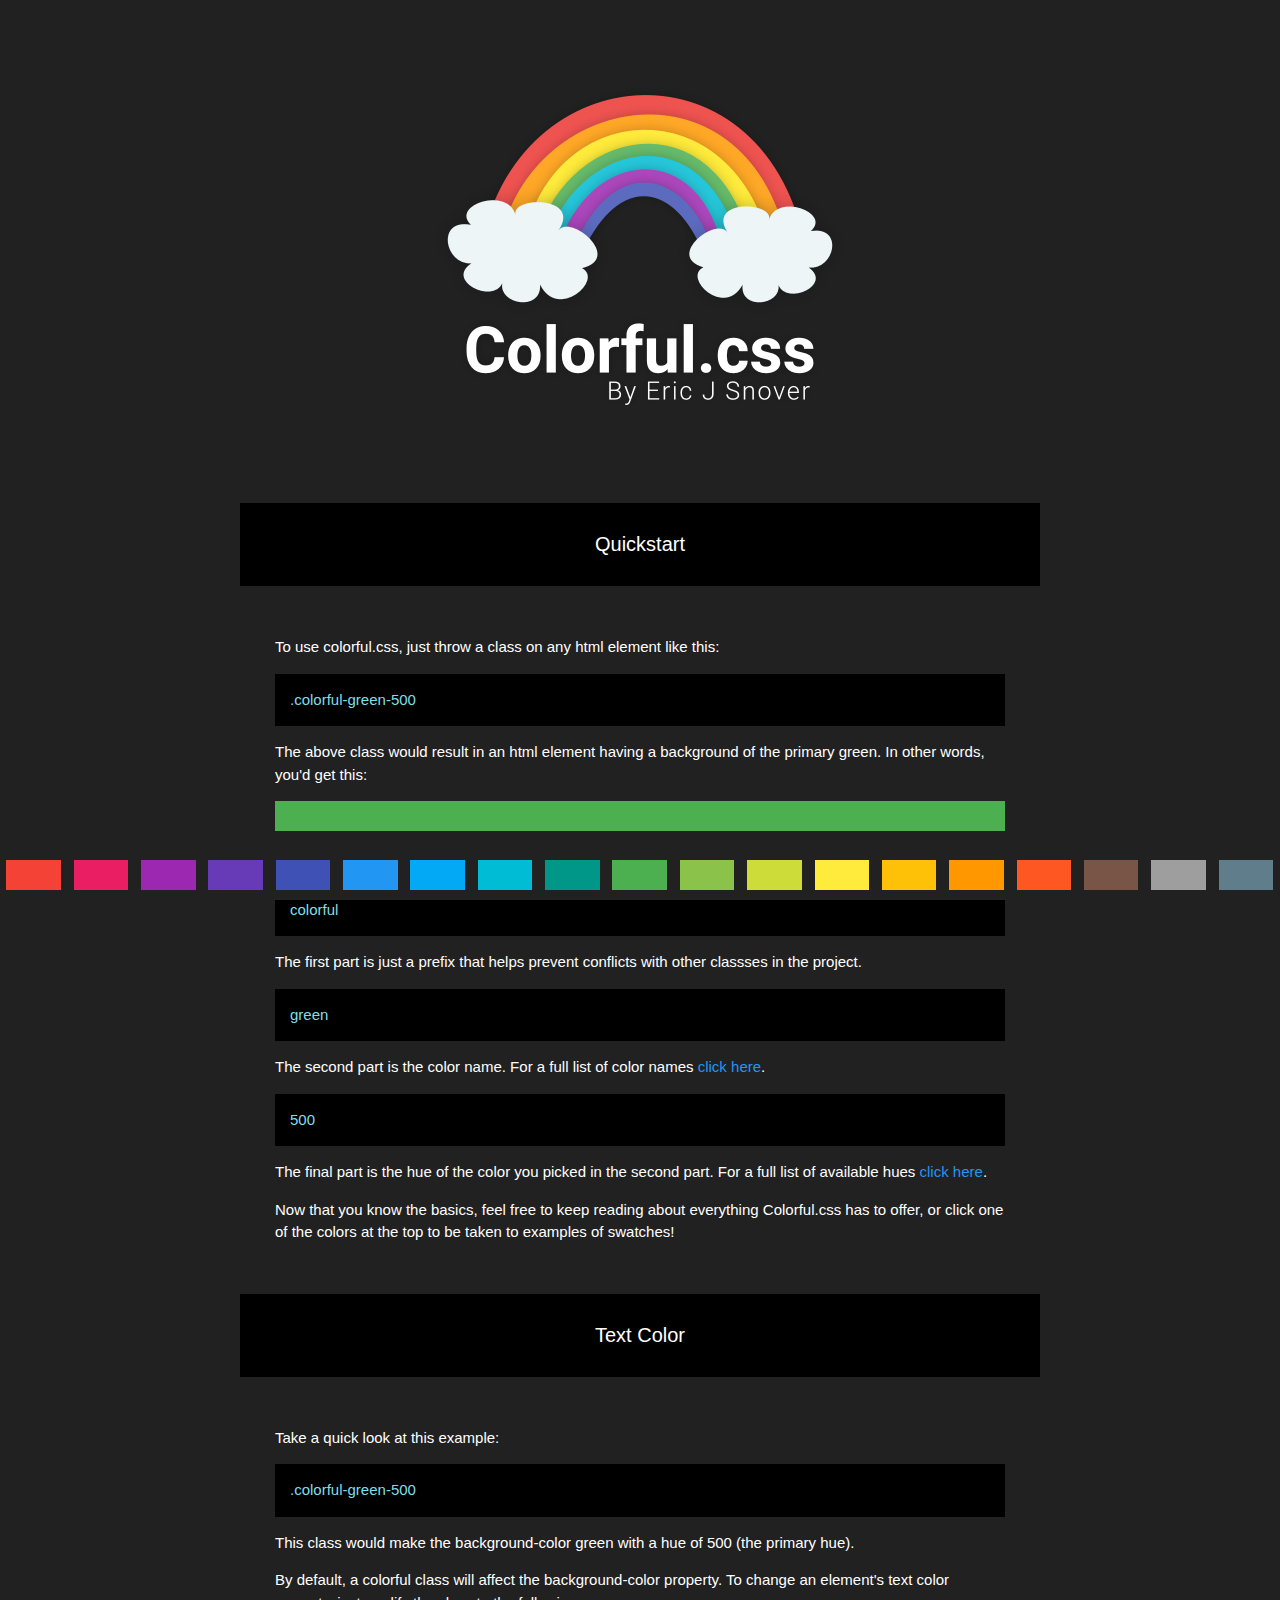
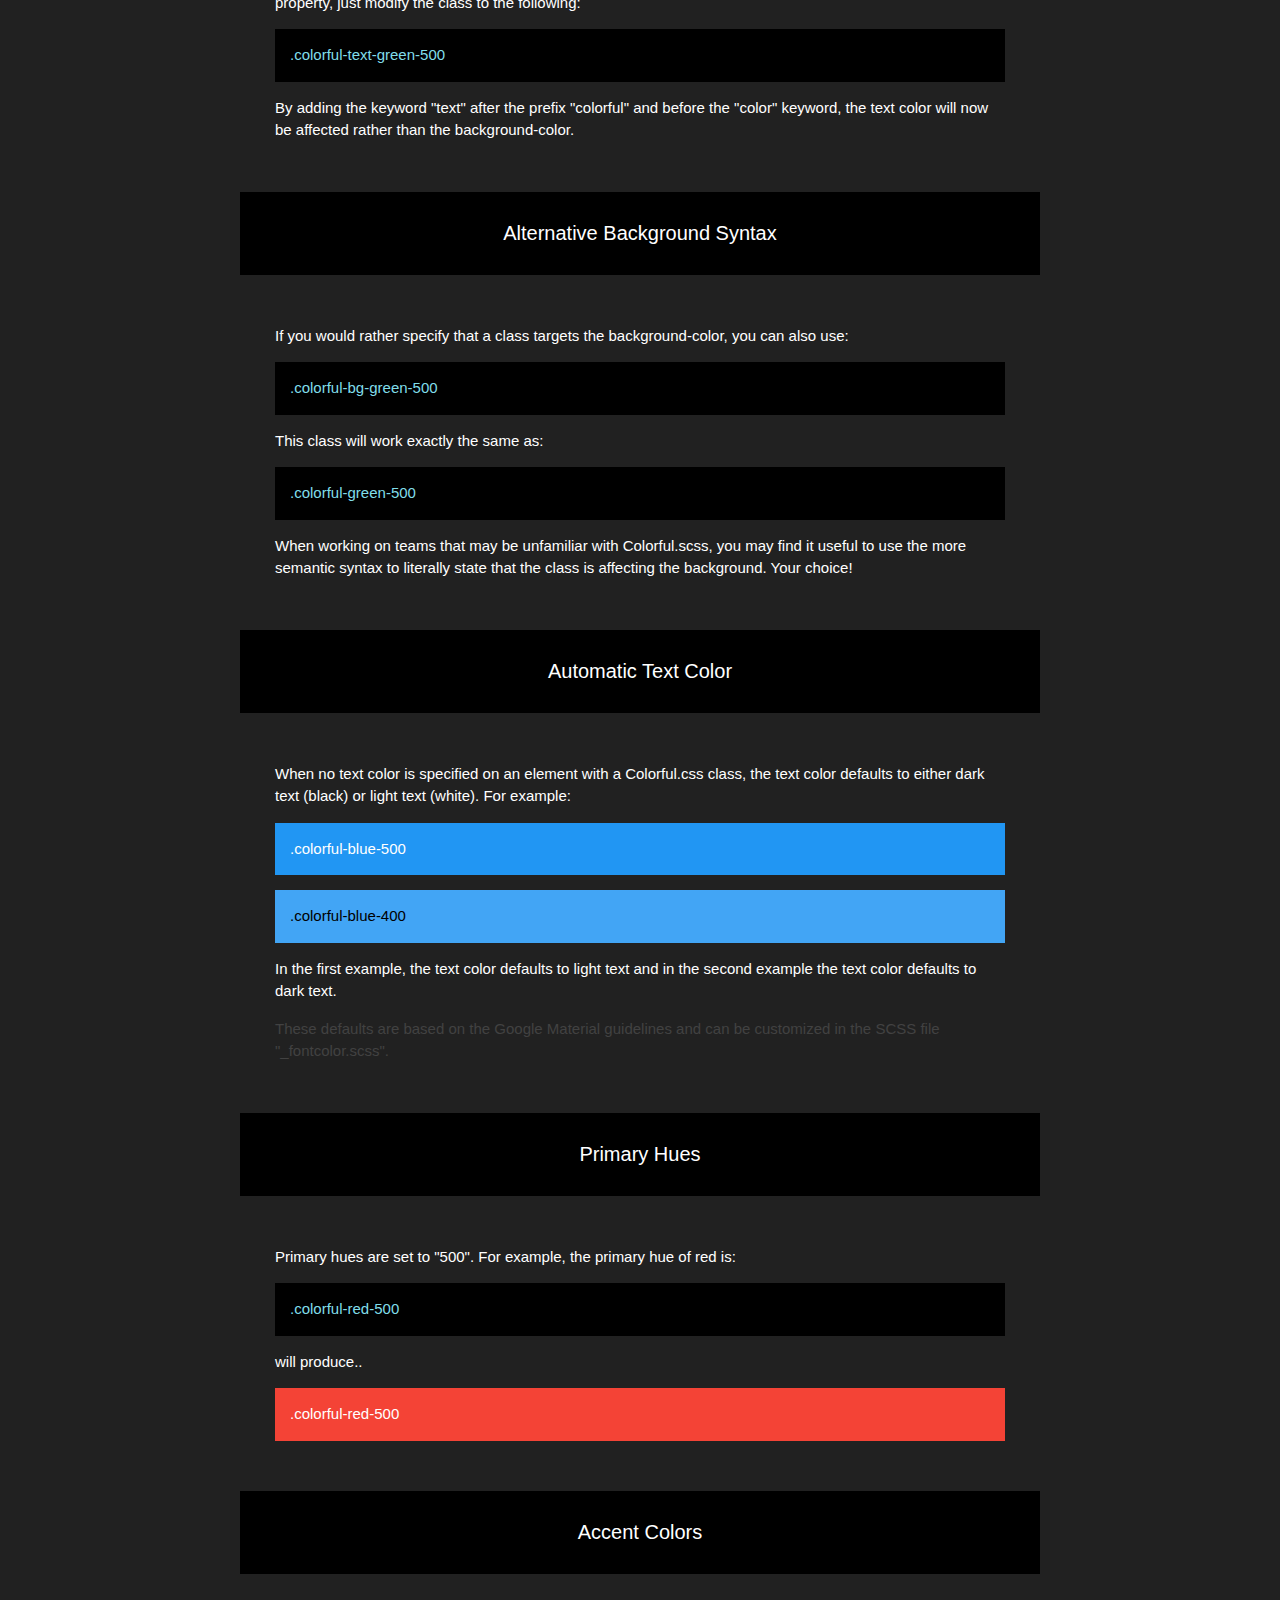
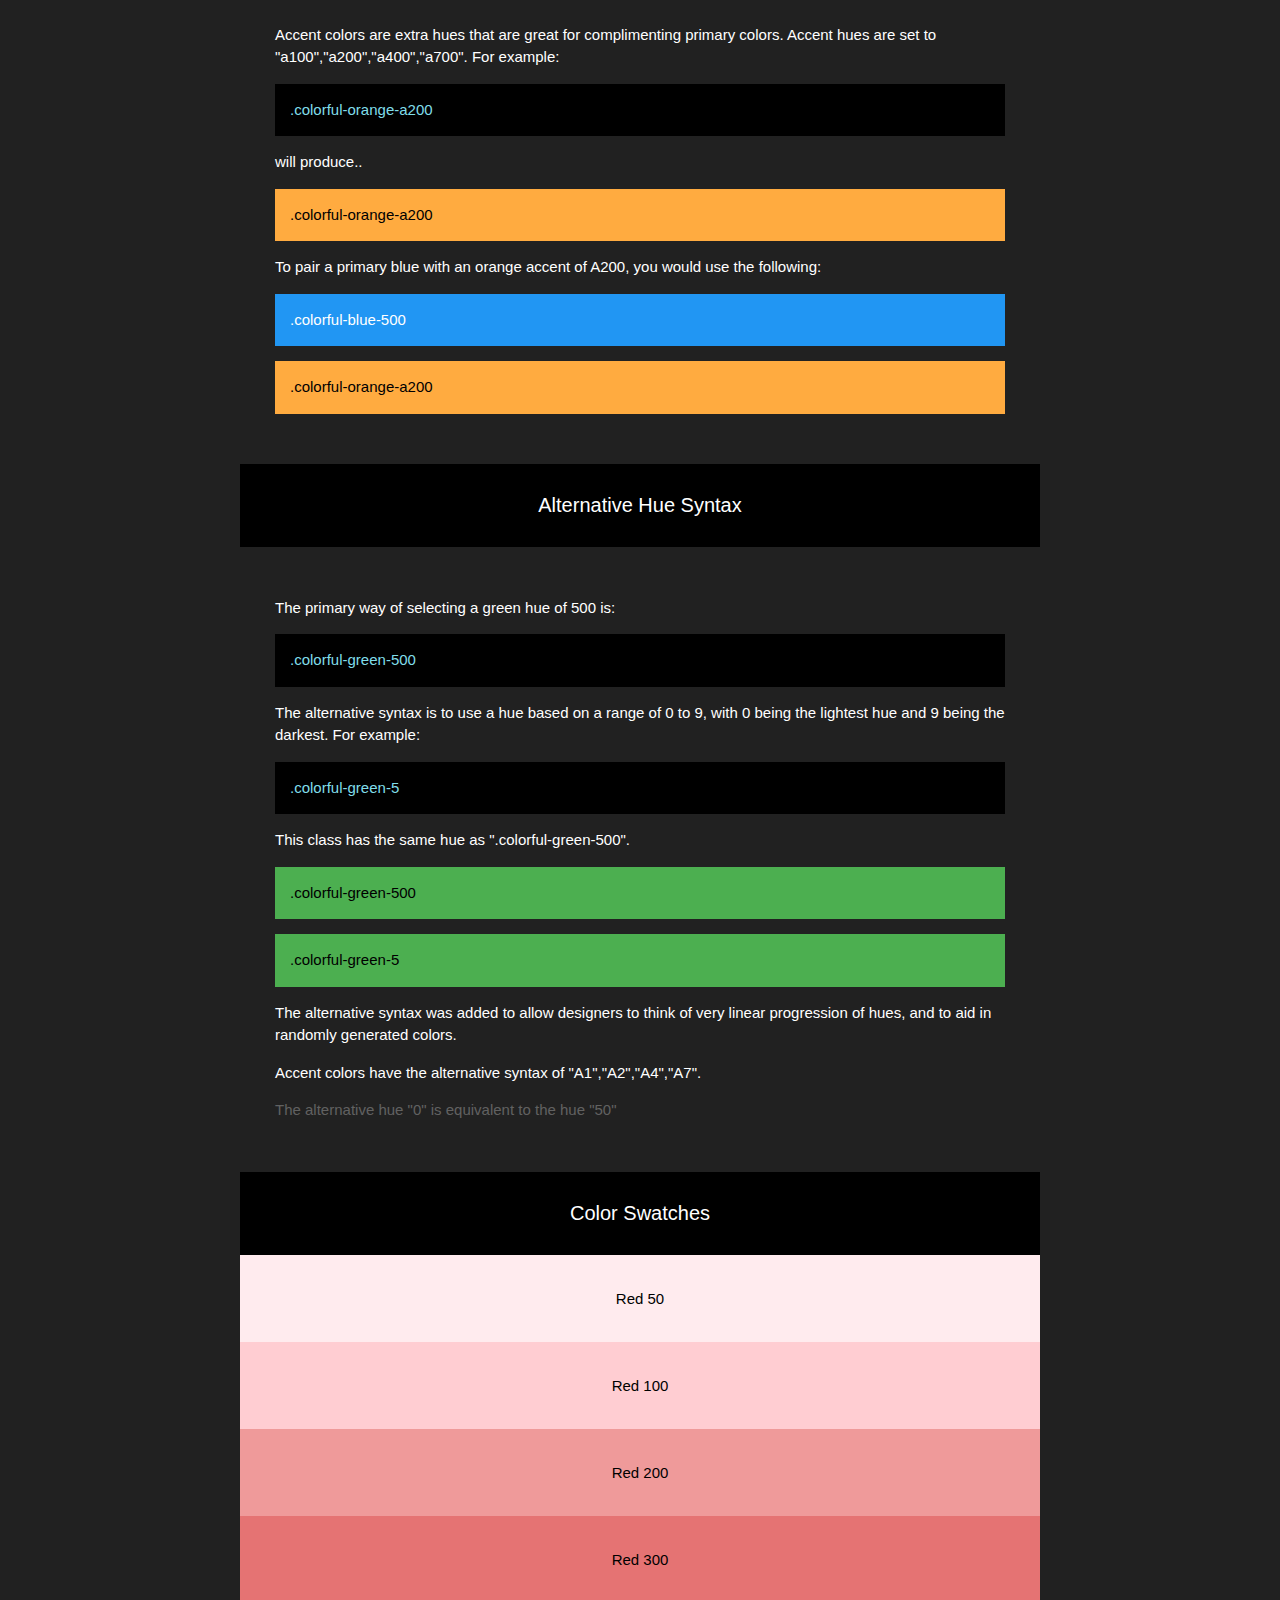
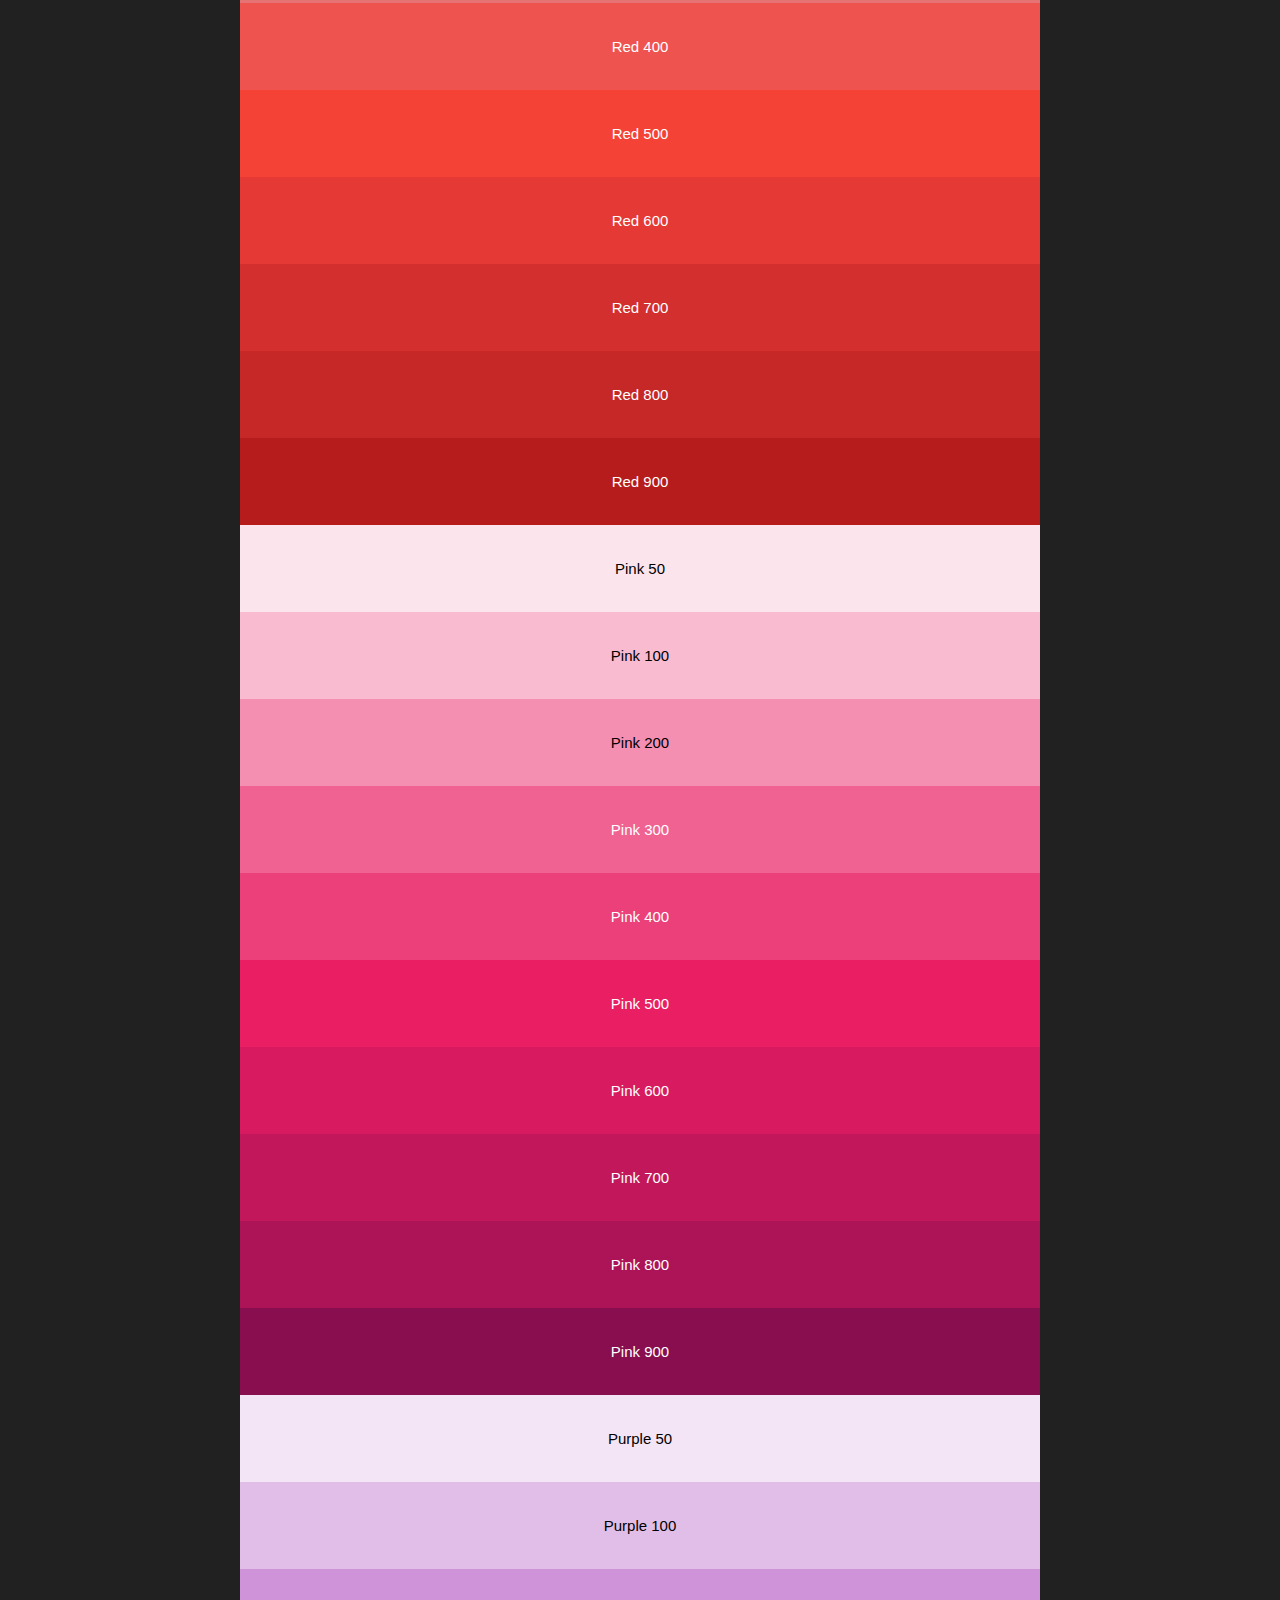
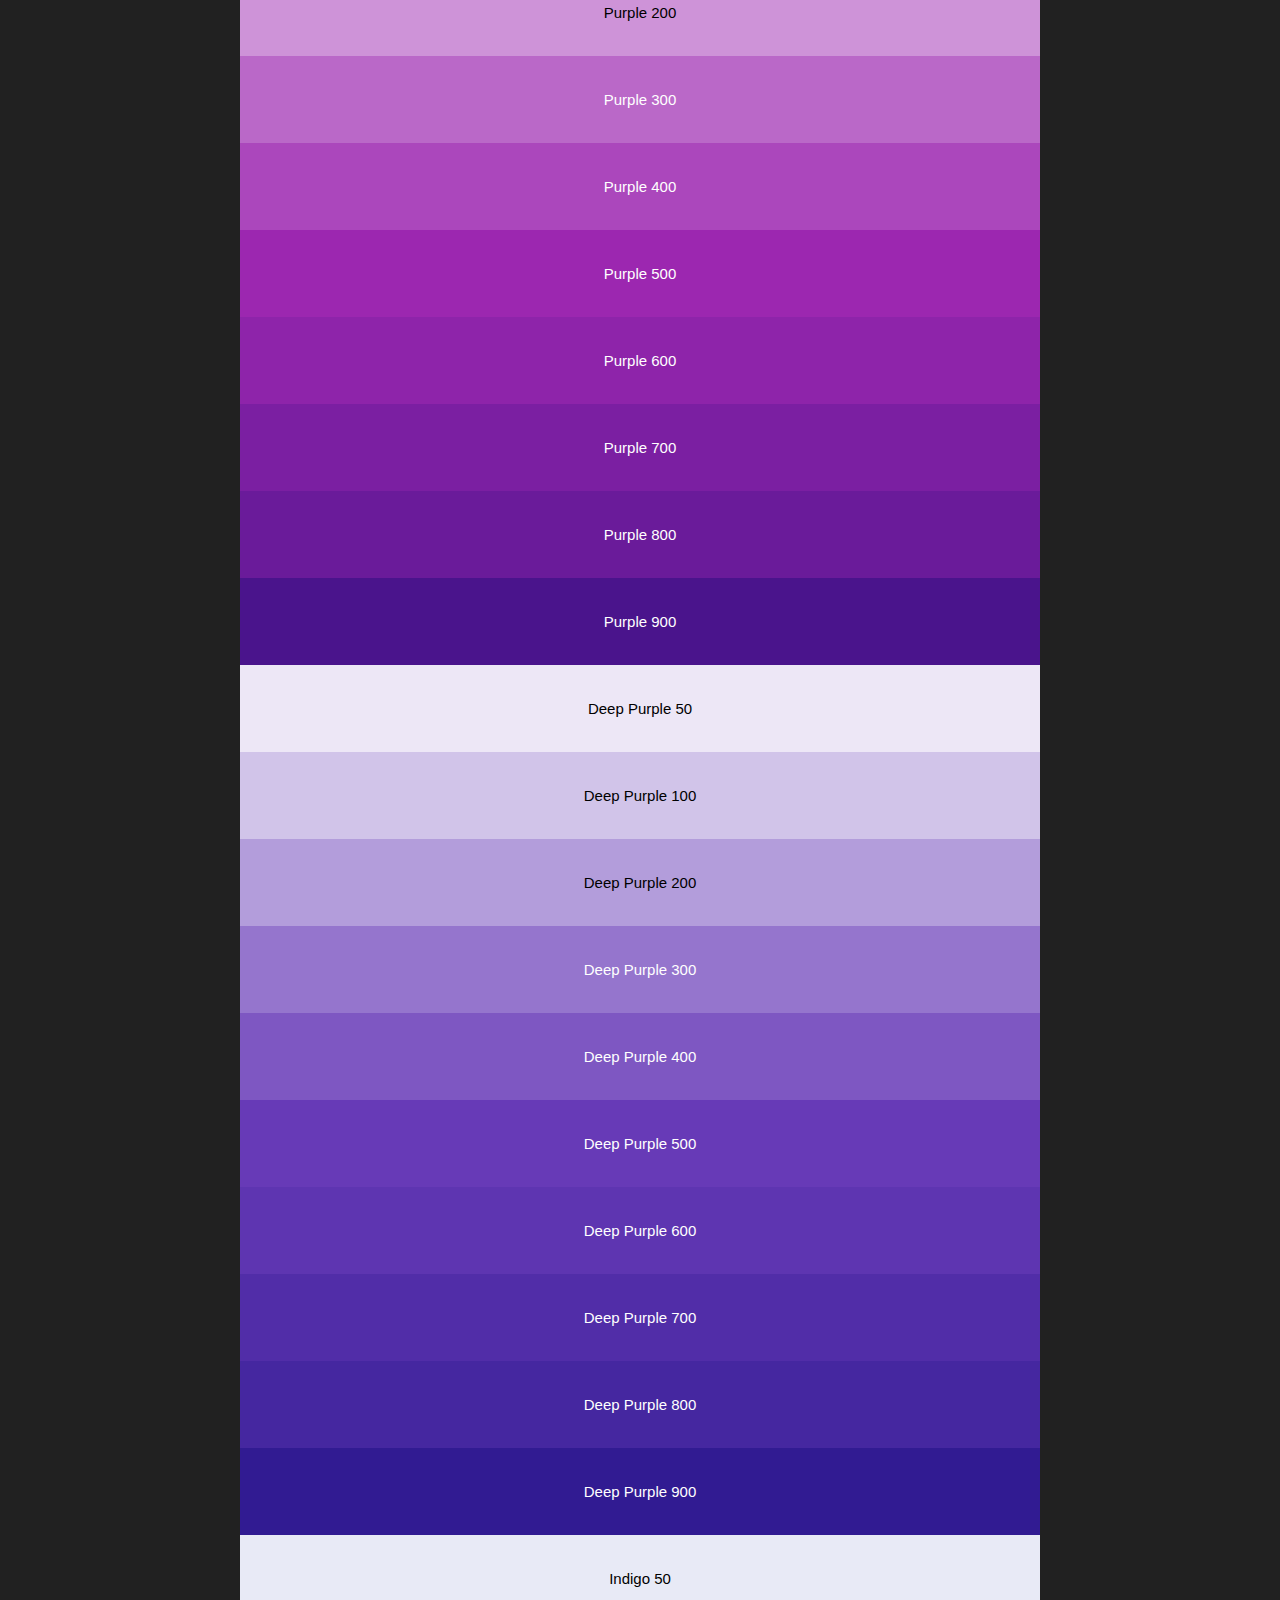
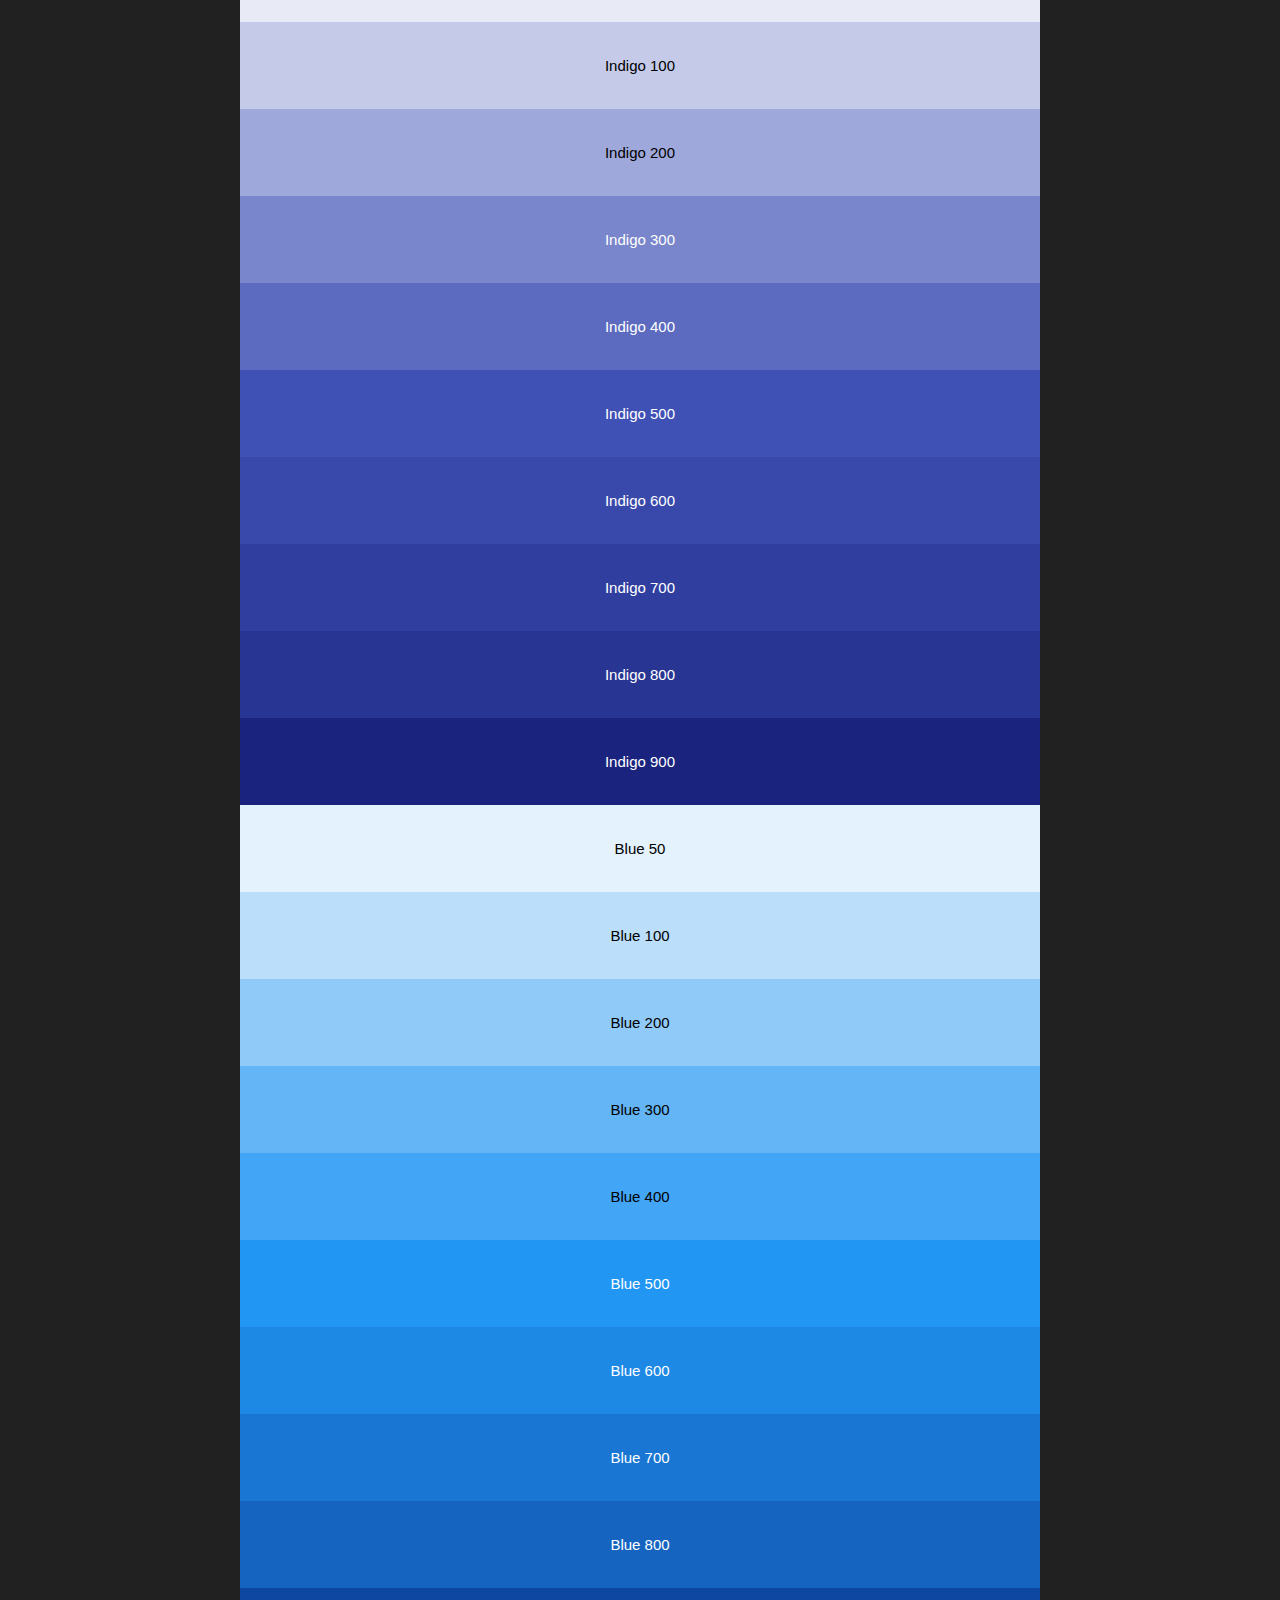
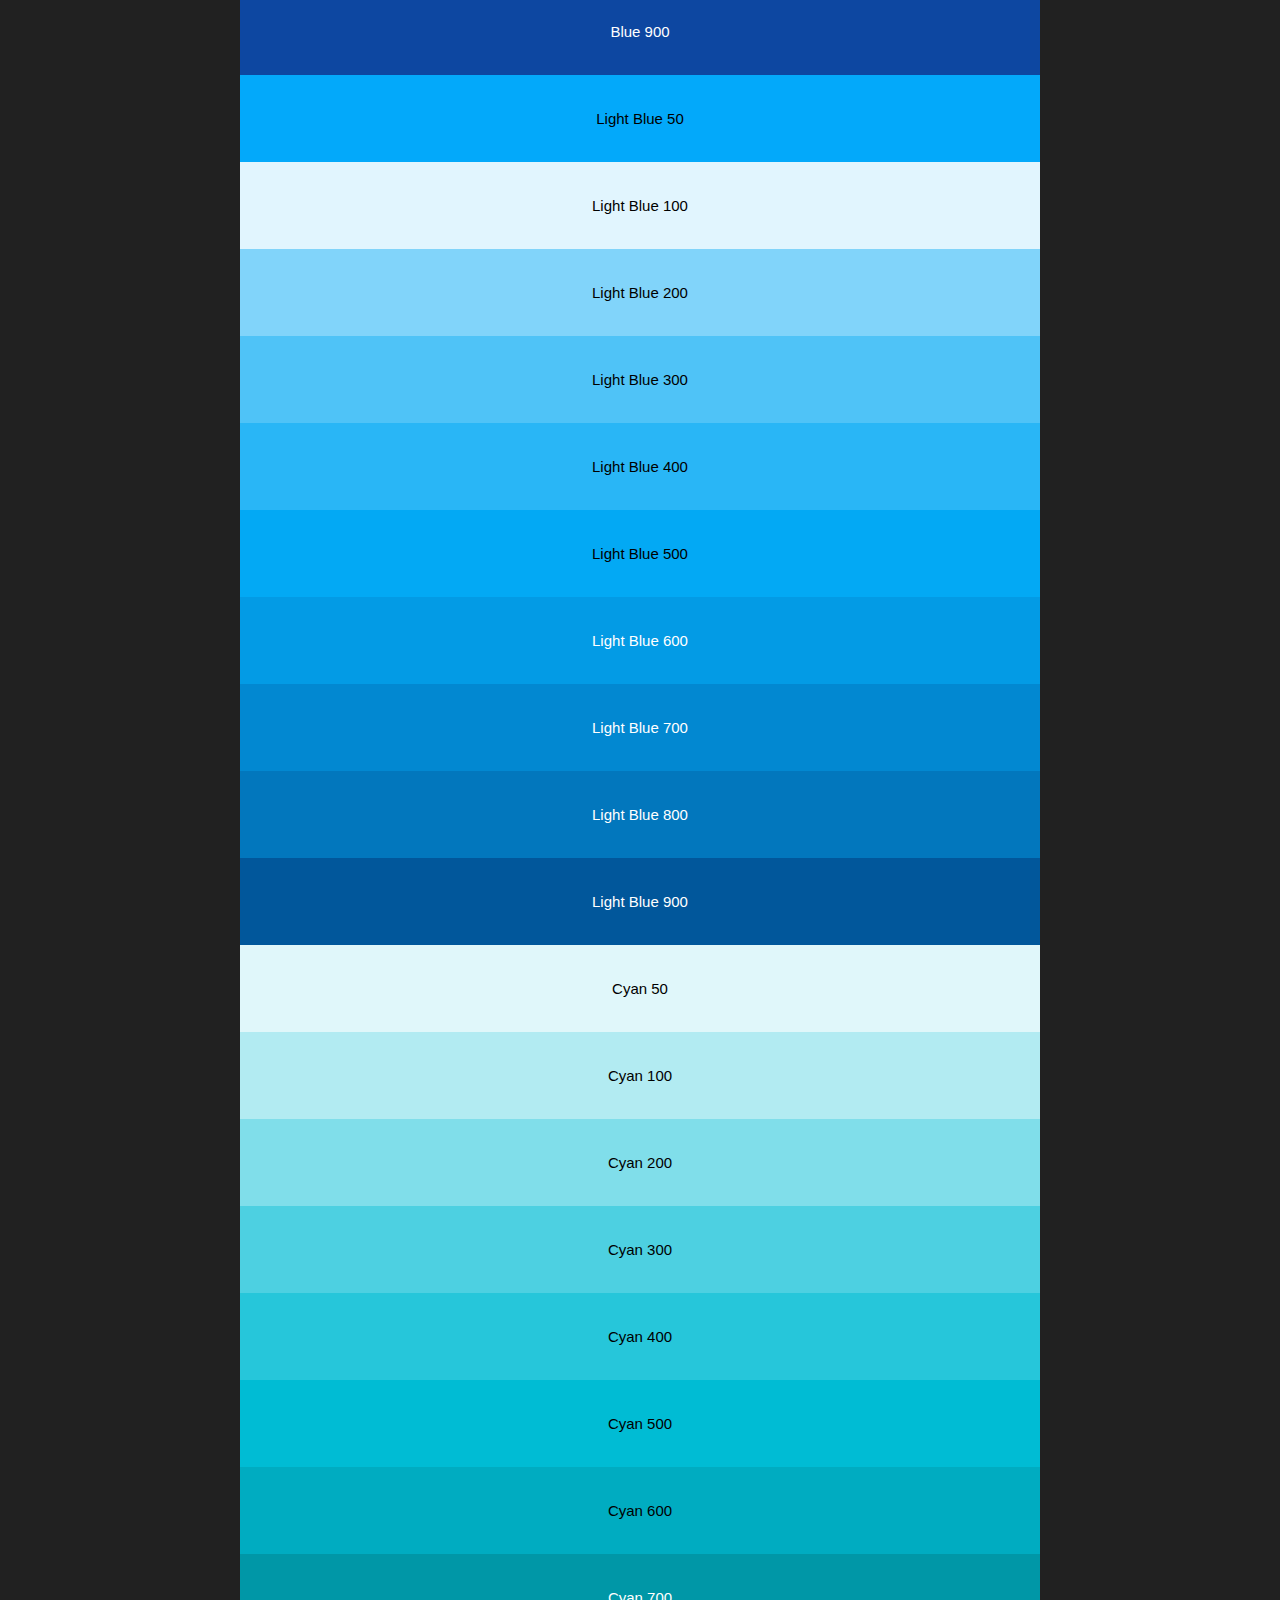
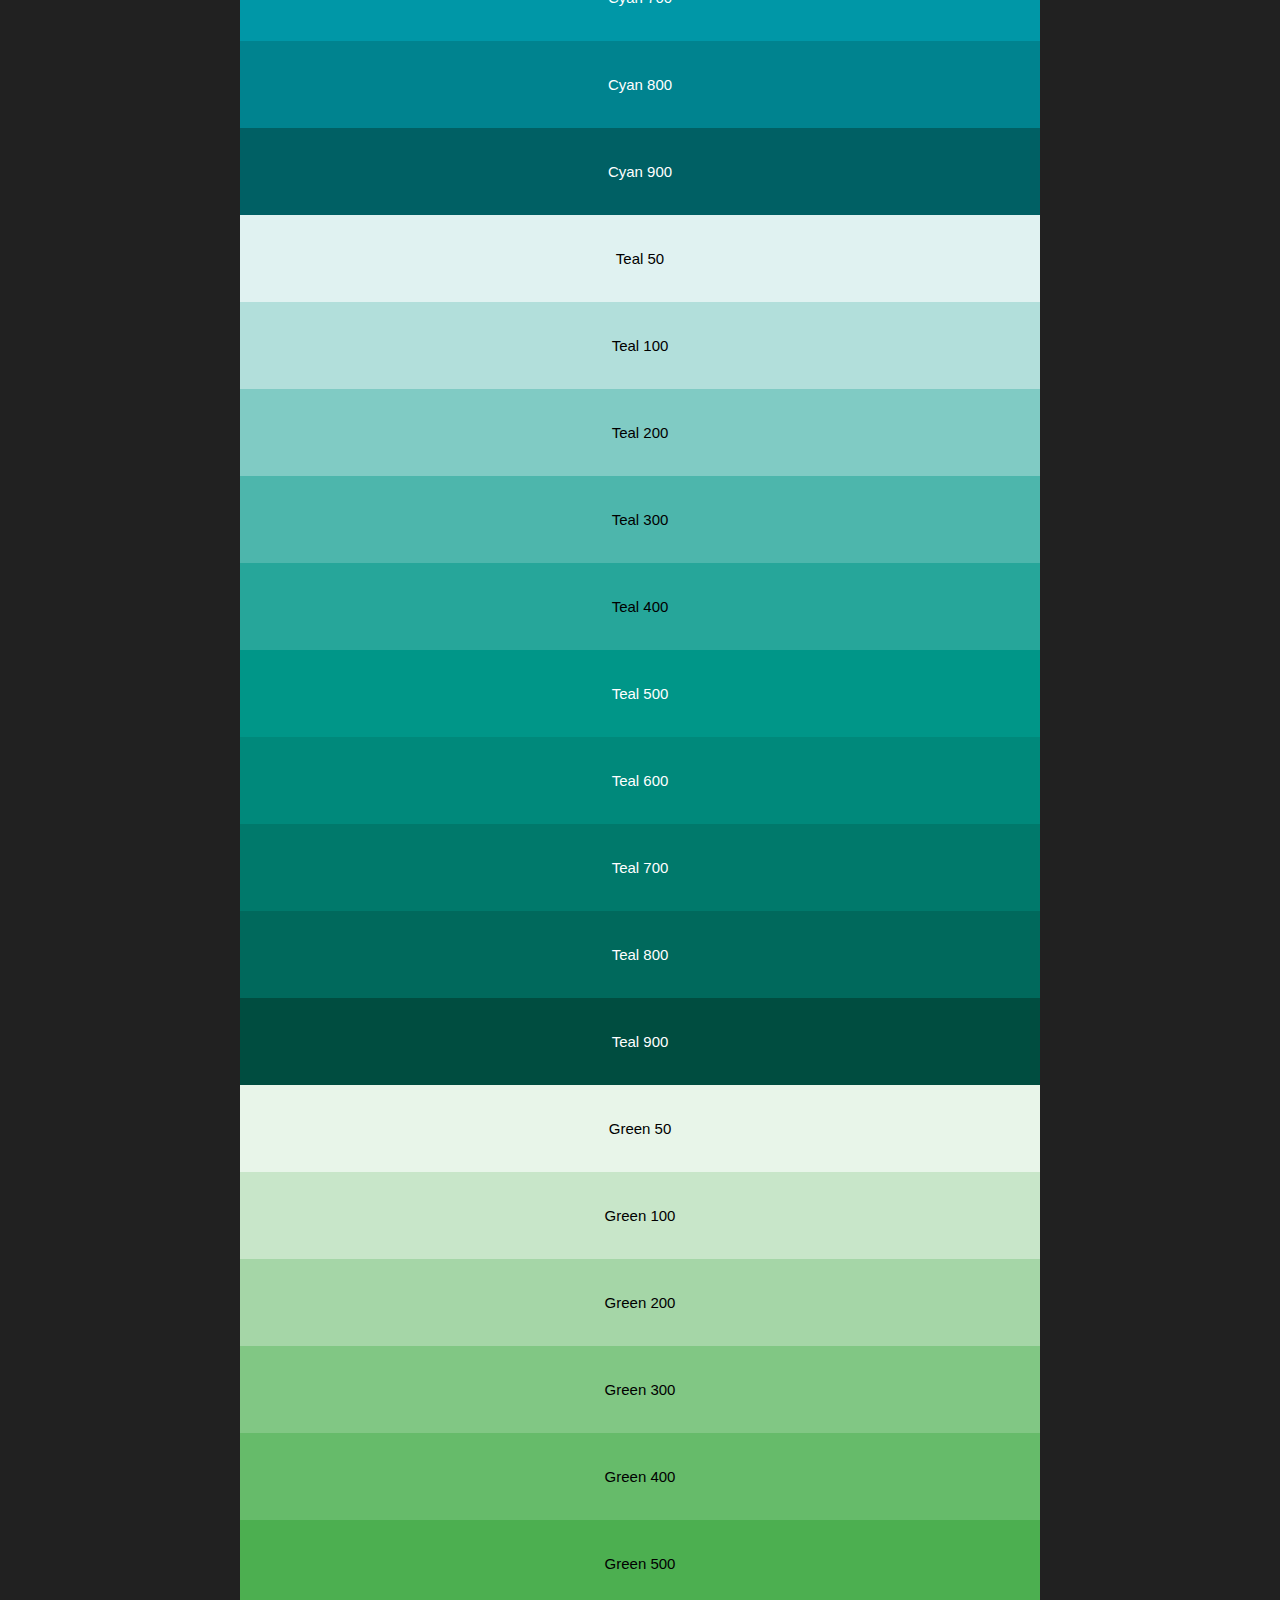
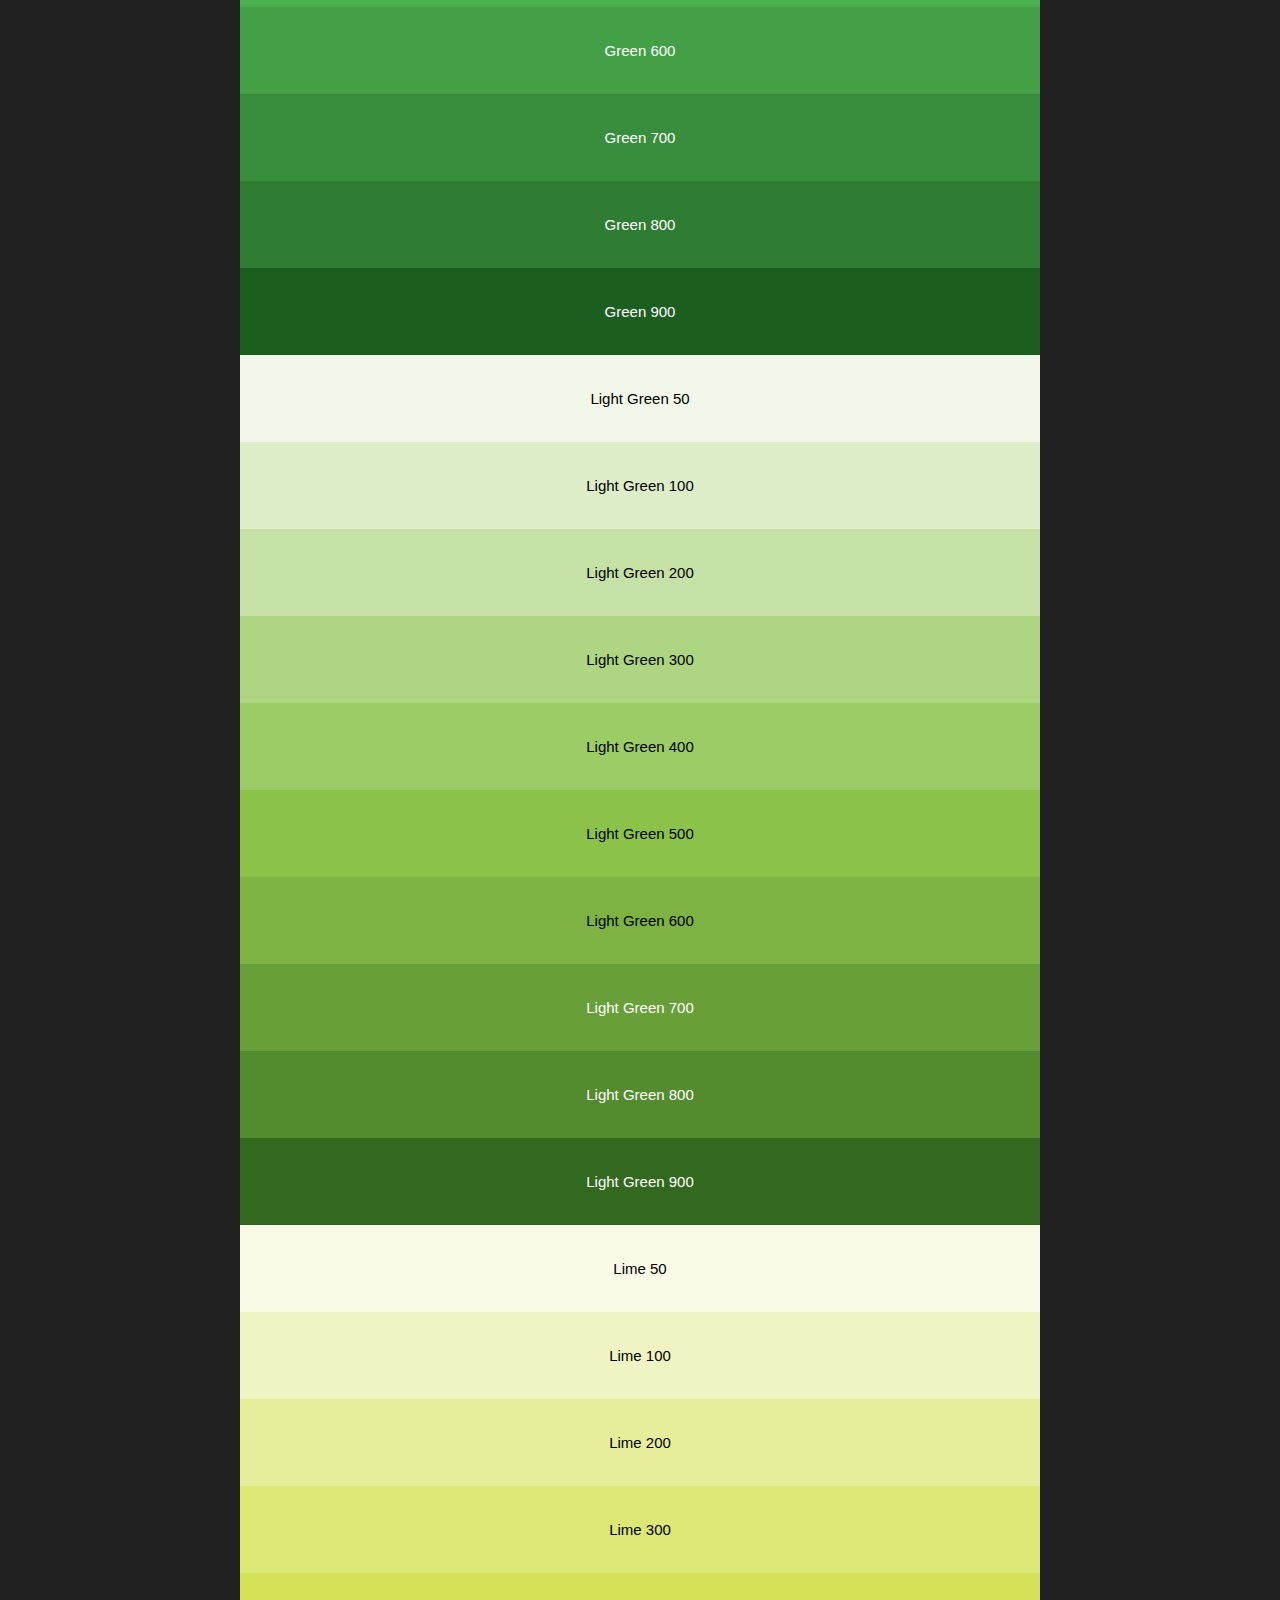
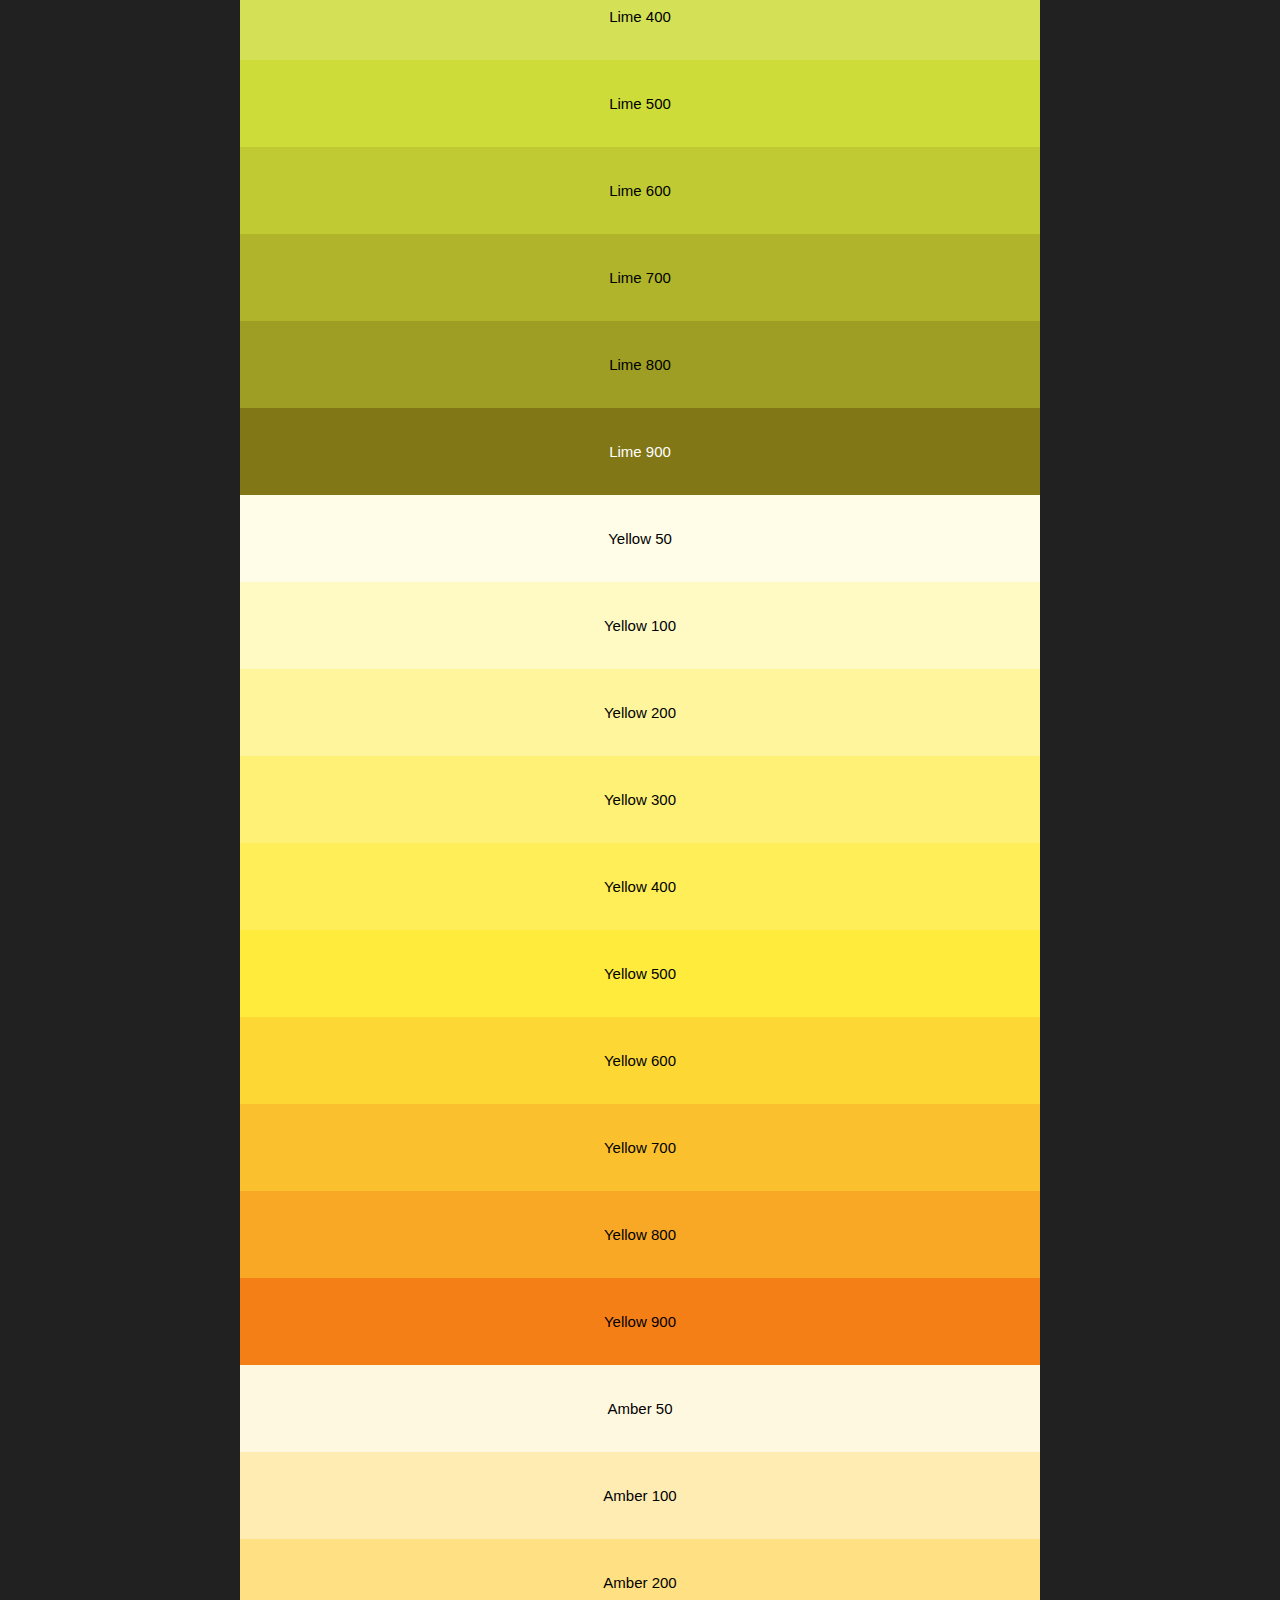
<file: example.html>
<!doctype html>
<html lang="en">
<head>
  <meta charset="utf-8">

  <title>Colorful.scss</title>
  <meta name="description" content="Colorful.scss is a CSS-framework for implementing">
  <meta name="author" content="Eric J Snover">

  <link rel="stylesheet" href="colorful.css">

  <style>
	  * {
		  box-sizing: border-box;
	  }
	  body {
		  margin: 0;
		  color: #fff;
		  font-family: 'Helvetica';
		  max-width: 800px;
		  margin: 0 auto;
	  }
	  a {
		  text-decoration: none;
	  }
	  img {
		  width: 100%;
		  max-width: 450px;
		  text-align: center;
	  }
	  .box {
		  width: 100%;
		  padding: 35px;
		  text-align: center;
		  font-size: 15px;
		  text-transform: capitalize;
	  }
	  .box.footer {
		  font-size: 11px;
		  text-align: left;
		  padding: 50px;
	  }
	  .box.header {
	  		font-size: 20px;
	  		padding: 30px;
	  		text-transform: none;
	  }
	  .box.instructions {
		  text-align: left;
		  text-transform: none;
		  line-height: 1.5em;
	  }
	  .box.instructions p.example {
		  padding: 15px;
	  }
	  .fixed-link {
		  position: fixed;
		  z-index: 99;
		  width: 100%;
		  height: 50px;
		 bottom: 0;
		  left: 0;
		  cursor: pointer;
	  }
	  .fixed-link .mini-link:hover {
		  opacity: .7;
	  }
	  .fixed-link .mini-link {
		  		  width: 4.26315789474%;
		  height: 30px;
		  margin: 10px .5%;
		  float: left;
		  transition: opacity .3s;
	  }
  </style>

</head>
<body class='colorful-grey-900'>

<div class='box'>
	<img src='colorfulcss_logo.jpg'>
</div>

<div class='box header colorful-black'>
	Quickstart
</div>

<div class='box instructions'>
	<p>To use colorful.css, just throw a class on any html element like this:</p>
	<p class='example colorful-bg-black colorful-text-cyan-200'>.colorful-green-500</p>
	<p>The above class would result in an html element having a background of the primary green. In other words, you'd get this:</p>
	<p class='example colorful-green-500'></p>
	<p>The class names are broken down into a few parts separated by hyphens.</p>
	<p class='example colorful-bg-black colorful-text-cyan-200'>colorful</p>
	<p>The first part is just a prefix that helps prevent conflicts with other classses in the project.</p>
	<p class='example colorful-bg-black colorful-text-cyan-200'>green</p>
	<p>The second part is the color name. For a full list of color names <a href='#swatches' class='colorful-text-blue-500'>click here</a>.</p>
	<p class='example colorful-bg-black colorful-text-cyan-200'>500</p>
	<p>The final part is the hue of the color you picked in the second part. For a full list of available hues <a href='#swatches' class='colorful-text-blue-500'>click here</a>.</p>
	<p>Now that you know the basics, feel free to keep reading about everything Colorful.css has to offer, or click one of the colors at the top to be taken to examples of swatches!</p>
</div>


<div class='box header colorful-black'>
	Text Color
</div>

<div class='box instructions'>
	<p>Take a quick look at this example:</p>
	<p class='example colorful-bg-black colorful-text-cyan-200'>.colorful-green-500</p>
	<p>This class would make the background-color green with a hue of 500 (the primary hue).</p>
	<p>By default, a colorful class will affect the background-color property. To change an element's text color property, just modify the class to the following:</p>
	<p class='example colorful-bg-black colorful-text-cyan-200'>.colorful-text-green-500</p>
	<p>By adding the keyword "text" after the prefix "colorful" and before the "color" keyword, the text color will now be affected rather than the background-color.</p>
</div>

<div class='box header colorful-black'>
	Alternative Background Syntax
</div>

<div class='box instructions'>
	<p>If you would rather specify that a class targets the background-color, you can also use:</p>
	<p class='example colorful-bg-black colorful-text-cyan-200'>.colorful-bg-green-500</p>
	<p>This class will work exactly the same as:</p>
	<p class='example colorful-bg-black colorful-text-cyan-200'>.colorful-green-500</p>
	<p>When working on teams that may be unfamiliar with Colorful.scss, you may find it useful to use the more semantic syntax to literally state that the class is affecting the background. Your choice!</p>
</div>

<div class='box header colorful-black'>
	Automatic Text Color
</div>

<div class='box instructions'>
	<p>When no text color is specified on an element with a Colorful.css class, the text color defaults to either dark text (black) or light text (white). For example:</p>
	<p class='example colorful-blue-500'>.colorful-blue-500</p>
	<p class='example colorful-blue-400'>.colorful-blue-400</p>
	<p>In the first example, the text color defaults to light text and in the second example the text color defaults to dark text.</p>
	<p class='colorful-text-grey-800'>These defaults are based on the Google Material guidelines and can be customized in the SCSS file "_fontcolor.scss".</p>
</div>



<div class='box header colorful-black'>
	Primary Hues
</div>

<div class='box instructions'>
	<p>Primary hues are set to "500". For example, the primary hue of red is:</p>
	<p class='example colorful-bg-black colorful-text-cyan-200'>.colorful-red-500</p>
	<p>will produce..</p>
	<p class='example colorful-red-500'>.colorful-red-500</p>
</div>


<div class='box header colorful-black'>
	Accent Colors
</div>

<div class='box instructions'>
	<p>Accent colors are extra hues that are great for complimenting primary colors. Accent hues are set to "a100","a200","a400","a700". For example:</p>
	<p class='example colorful-bg-black colorful-text-cyan-200'>.colorful-orange-a200</p>
	<p>will produce..</p>
	<p class='example colorful-orange-a200'>.colorful-orange-a200</p>
	<p>To pair a primary blue with an orange accent of A200, you would use the following:</p>
	<p class='example colorful-blue-500'>.colorful-blue-500</p>
	<p class='example colorful-orange-a200'>.colorful-orange-a200</p>
</div>

<div class='box header colorful-black'>
	Alternative Hue Syntax
</div>

<div class='box instructions'>
	<p>The primary way of selecting a green hue of 500 is:</p>
	<p class='example colorful-bg-black colorful-text-cyan-200'>.colorful-green-500</p>
	<p>The alternative syntax is to use a hue based on a range of 0 to 9, with 0 being the lightest hue and 9 being the darkest. For example:</p>
	<p class='example colorful-bg-black colorful-text-cyan-200'>.colorful-green-5</p>
	<p>This class has the same hue as ".colorful-green-500".</p>
	<p class='example colorful-green-500'>.colorful-green-500</p>
	<p class='example colorful-green-5'>.colorful-green-5</p>
	<p>The alternative syntax was added to allow designers to think of very linear progression of hues, and to aid in randomly generated colors.</p>
	<p>Accent colors have the alternative syntax of "A1","A2","A4","A7".</p>
	<p class='colorful-text-grey-700'>The alternative hue "0" is equivalent to the hue "50"</p>
</div>


<a name='swatches'></a>
<div class='box header colorful-black'>
	Color Swatches
</div>


<a name='color_red'></a>

	<div class='box colorful-red-50'>red 50</div>
	<div class='box colorful-red-100'>red 100</div>
	<div class='box colorful-red-200'>red 200</div>
	<div class='box colorful-red-300'>red 300</div>
	<div class='box colorful-red-400'>red 400</div>
	<div class='box colorful-red-500'>red 500</div>
	<div class='box colorful-red-600'>red 600</div>
	<div class='box colorful-red-700'>red 700</div>
	<div class='box colorful-red-800'>red 800</div>
	<div class='box colorful-red-900'>red 900</div>
<a name='color_pink'></a>

	<div class='box colorful-pink-50'>pink 50</div>
	<div class='box colorful-pink-100'>pink 100</div>
	<div class='box colorful-pink-200'>pink 200</div>
	<div class='box colorful-pink-300'>pink 300</div>
	<div class='box colorful-pink-400'>pink 400</div>
	<div class='box colorful-pink-500'>pink 500</div>
	<div class='box colorful-pink-600'>pink 600</div>
	<div class='box colorful-pink-700'>pink 700</div>
	<div class='box colorful-pink-800'>pink 800</div>
	<div class='box colorful-pink-900'>pink 900</div>
<a name='color_purple'></a>

	<div class='box colorful-purple-50'>purple 50</div>
	<div class='box colorful-purple-100'>purple 100</div>
	<div class='box colorful-purple-200'>purple 200</div>
	<div class='box colorful-purple-300'>purple 300</div>
	<div class='box colorful-purple-400'>purple 400</div>
	<div class='box colorful-purple-500'>purple 500</div>
	<div class='box colorful-purple-600'>purple 600</div>
	<div class='box colorful-purple-700'>purple 700</div>
	<div class='box colorful-purple-800'>purple 800</div>
	<div class='box colorful-purple-900'>purple 900</div>
<a name='color_deeppurple'></a>

	<div class='box colorful-deeppurple-50'>deep purple 50</div>
	<div class='box colorful-deeppurple-100'>deep purple 100</div>
	<div class='box colorful-deeppurple-200'>deep purple 200</div>
	<div class='box colorful-deeppurple-300'>deep purple 300</div>
	<div class='box colorful-deeppurple-400'>deep purple 400</div>
	<div class='box colorful-deeppurple-500'>deep purple 500</div>
	<div class='box colorful-deeppurple-600'>deep purple 600</div>
	<div class='box colorful-deeppurple-700'>deep purple 700</div>
	<div class='box colorful-deeppurple-800'>deep purple 800</div>
	<div class='box colorful-deeppurple-900'>deep purple 900</div>
<a name='color_indigo'></a>

	<div class='box colorful-indigo-50'>indigo 50</div>
	<div class='box colorful-indigo-100'>indigo 100</div>
	<div class='box colorful-indigo-200'>indigo 200</div>
	<div class='box colorful-indigo-300'>indigo 300</div>
	<div class='box colorful-indigo-400'>indigo 400</div>
	<div class='box colorful-indigo-500'>indigo 500</div>
	<div class='box colorful-indigo-600'>indigo 600</div>
	<div class='box colorful-indigo-700'>indigo 700</div>
	<div class='box colorful-indigo-800'>indigo 800</div>
	<div class='box colorful-indigo-900'>indigo 900</div>
<a name='color_blue'></a>

	<div class='box colorful-blue-50'>blue 50</div>
	<div class='box colorful-blue-100'>blue 100</div>
	<div class='box colorful-blue-200'>blue 200</div>
	<div class='box colorful-blue-300'>blue 300</div>
	<div class='box colorful-blue-400'>blue 400</div>
	<div class='box colorful-blue-500'>blue 500</div>
	<div class='box colorful-blue-600'>blue 600</div>
	<div class='box colorful-blue-700'>blue 700</div>
	<div class='box colorful-blue-800'>blue 800</div>
	<div class='box colorful-blue-900'>blue 900</div>
<a name='color_lightblue'></a>

	<div class='box colorful-lightblue-50'>light blue 50</div>
	<div class='box colorful-lightblue-100'>light blue 100</div>
	<div class='box colorful-lightblue-200'>light blue 200</div>
	<div class='box colorful-lightblue-300'>light blue 300</div>
	<div class='box colorful-lightblue-400'>light blue 400</div>
	<div class='box colorful-lightblue-500'>light blue 500</div>
	<div class='box colorful-lightblue-600'>light blue 600</div>
	<div class='box colorful-lightblue-700'>light blue 700</div>
	<div class='box colorful-lightblue-800'>light blue 800</div>
	<div class='box colorful-lightblue-900'>light blue 900</div>
<a name='color_cyan'></a>

	<div class='box colorful-cyan-50'>cyan 50</div>
	<div class='box colorful-cyan-100'>cyan 100</div>
	<div class='box colorful-cyan-200'>cyan 200</div>
	<div class='box colorful-cyan-300'>cyan 300</div>
	<div class='box colorful-cyan-400'>cyan 400</div>
	<div class='box colorful-cyan-500'>cyan 500</div>
	<div class='box colorful-cyan-600'>cyan 600</div>
	<div class='box colorful-cyan-700'>cyan 700</div>
	<div class='box colorful-cyan-800'>cyan 800</div>
	<div class='box colorful-cyan-900'>cyan 900</div>
<a name='color_teal'></a>

	<div class='box colorful-teal-50'>teal 50</div>
	<div class='box colorful-teal-100'>teal 100</div>
	<div class='box colorful-teal-200'>teal 200</div>
	<div class='box colorful-teal-300'>teal 300</div>
	<div class='box colorful-teal-400'>teal 400</div>
	<div class='box colorful-teal-500'>teal 500</div>
	<div class='box colorful-teal-600'>teal 600</div>
	<div class='box colorful-teal-700'>teal 700</div>
	<div class='box colorful-teal-800'>teal 800</div>
	<div class='box colorful-teal-900'>teal 900</div>
<a name='color_green'></a>

	<div class='box colorful-green-50'>green 50</div>
	<div class='box colorful-green-100'>green 100</div>
	<div class='box colorful-green-200'>green 200</div>
	<div class='box colorful-green-300'>green 300</div>
	<div class='box colorful-green-400'>green 400</div>
	<div class='box colorful-green-500'>green 500</div>
	<div class='box colorful-green-600'>green 600</div>
	<div class='box colorful-green-700'>green 700</div>
	<div class='box colorful-green-800'>green 800</div>
	<div class='box colorful-green-900'>green 900</div>
<a name='color_lightgreen'></a>

	<div class='box colorful-lightgreen-50'>light green 50</div>
	<div class='box colorful-lightgreen-100'>light green 100</div>
	<div class='box colorful-lightgreen-200'>light green 200</div>
	<div class='box colorful-lightgreen-300'>light green 300</div>
	<div class='box colorful-lightgreen-400'>light green 400</div>
	<div class='box colorful-lightgreen-500'>light green 500</div>
	<div class='box colorful-lightgreen-600'>light green 600</div>
	<div class='box colorful-lightgreen-700'>light green 700</div>
	<div class='box colorful-lightgreen-800'>light green 800</div>
	<div class='box colorful-lightgreen-900'>light green 900</div>
<a name='color_lime'></a>

	<div class='box colorful-lime-50'>lime 50</div>
	<div class='box colorful-lime-100'>lime 100</div>
	<div class='box colorful-lime-200'>lime 200</div>
	<div class='box colorful-lime-300'>lime 300</div>
	<div class='box colorful-lime-400'>lime 400</div>
	<div class='box colorful-lime-500'>lime 500</div>
	<div class='box colorful-lime-600'>lime 600</div>
	<div class='box colorful-lime-700'>lime 700</div>
	<div class='box colorful-lime-800'>lime 800</div>
	<div class='box colorful-lime-900'>lime 900</div>
<a name='color_yellow'></a>

	<div class='box colorful-yellow-50'>yellow 50</div>
	<div class='box colorful-yellow-100'>yellow 100</div>
	<div class='box colorful-yellow-200'>yellow 200</div>
	<div class='box colorful-yellow-300'>yellow 300</div>
	<div class='box colorful-yellow-400'>yellow 400</div>
	<div class='box colorful-yellow-500'>yellow 500</div>
	<div class='box colorful-yellow-600'>yellow 600</div>
	<div class='box colorful-yellow-700'>yellow 700</div>
	<div class='box colorful-yellow-800'>yellow 800</div>
	<div class='box colorful-yellow-900'>yellow 900</div>
<a name='color_amber'></a>

	<div class='box colorful-amber-50'>amber 50</div>
	<div class='box colorful-amber-100'>amber 100</div>
	<div class='box colorful-amber-200'>amber 200</div>
	<div class='box colorful-amber-300'>amber 300</div>
	<div class='box colorful-amber-400'>amber 400</div>
	<div class='box colorful-amber-500'>amber 500</div>
	<div class='box colorful-amber-600'>amber 600</div>
	<div class='box colorful-amber-700'>amber 700</div>
	<div class='box colorful-amber-800'>amber 800</div>
	<div class='box colorful-amber-900'>amber 900</div>
<a name='color_orange'></a>

	<div class='box colorful-orange-50'>orange 50</div>
	<div class='box colorful-orange-100'>orange 100</div>
	<div class='box colorful-orange-200'>orange 200</div>
	<div class='box colorful-orange-300'>orange 300</div>
	<div class='box colorful-orange-400'>orange 400</div>
	<div class='box colorful-orange-500'>orange 500</div>
	<div class='box colorful-orange-600'>orange 600</div>
	<div class='box colorful-orange-700'>orange 700</div>
	<div class='box colorful-orange-800'>orange 800</div>
	<div class='box colorful-orange-900'>orange 900</div>
<a name='color_deeporange'></a>

	<div class='box colorful-deeporange-50'>deep orange 50</div>
	<div class='box colorful-deeporange-100'>deep orange 100</div>
	<div class='box colorful-deeporange-200'>deep orange 200</div>
	<div class='box colorful-deeporange-300'>deep orange 300</div>
	<div class='box colorful-deeporange-400'>deep orange 400</div>
	<div class='box colorful-deeporange-500'>deep orange 500</div>
	<div class='box colorful-deeporange-600'>deep orange 600</div>
	<div class='box colorful-deeporange-700'>deep orange 700</div>
	<div class='box colorful-deeporange-800'>deep orange 800</div>
	<div class='box colorful-deeporange-900'>deep orange 900</div>
<a name='color_brown'></a>

	<div class='box colorful-brown-50'>brown 50</div>
	<div class='box colorful-brown-100'>brown 100</div>
	<div class='box colorful-brown-200'>brown 200</div>
	<div class='box colorful-brown-300'>brown 300</div>
	<div class='box colorful-brown-400'>brown 400</div>
	<div class='box colorful-brown-500'>brown 500</div>
	<div class='box colorful-brown-600'>brown 600</div>
	<div class='box colorful-brown-700'>brown 700</div>
	<div class='box colorful-brown-800'>brown 800</div>
	<div class='box colorful-brown-900'>brown 900</div>
<a name='color_grey'></a>

	<div class='box colorful-grey-50'>grey 50</div>
	<div class='box colorful-grey-100'>grey 100</div>
	<div class='box colorful-grey-200'>grey 200</div>
	<div class='box colorful-grey-300'>grey 300</div>
	<div class='box colorful-grey-400'>grey 400</div>
	<div class='box colorful-grey-500'>grey 500</div>
	<div class='box colorful-grey-600'>grey 600</div>
	<div class='box colorful-grey-700'>grey 700</div>
	<div class='box colorful-grey-800'>grey 800</div>
	<div class='box colorful-grey-900'>grey 900</div>
<a name='color_bluegrey'></a>

	<div class='box colorful-bluegrey-50'>blue grey 50</div>
	<div class='box colorful-bluegrey-100'>blue grey 100</div>
	<div class='box colorful-bluegrey-200'>blue grey 200</div>
	<div class='box colorful-bluegrey-300'>blue grey 300</div>
	<div class='box colorful-bluegrey-400'>blue grey 400</div>
	<div class='box colorful-bluegrey-500'>blue grey 500</div>
	<div class='box colorful-bluegrey-600'>blue grey 600</div>
	<div class='box colorful-bluegrey-700'>blue grey 700</div>
	<div class='box colorful-bluegrey-800'>blue grey 800</div>
	<div class='box colorful-bluegrey-900'>blue grey 900</div>

<div class='box header colorful-black'>
	Accent Color Swatches
</div>


	<div class='box colorful-red-a100'>red A100</div>
	<div class='box colorful-red-a200'>red A200</div>
	<div class='box colorful-red-a400'>red A400</div>
	<div class='box colorful-red-a700'>red A700</div>

	<div class='box colorful-pink-a100'>pink A100</div>
	<div class='box colorful-pink-a200'>pink A200</div>
	<div class='box colorful-pink-a400'>pink A400</div>
	<div class='box colorful-pink-a700'>pink A700</div>

	<div class='box colorful-purple-a100'>purple A100</div>
	<div class='box colorful-purple-a200'>purple A200</div>
	<div class='box colorful-purple-a400'>purple A400</div>
	<div class='box colorful-purple-a700'>purple A700</div>

	<div class='box colorful-deeppurple-a100'>deep purple A100</div>
	<div class='box colorful-deeppurple-a200'>deep purple A200</div>
	<div class='box colorful-deeppurple-a400'>deep purple A400</div>
	<div class='box colorful-deeppurple-a700'>deep purple A700</div>

	<div class='box colorful-indigo-a100'>indigo A100</div>
	<div class='box colorful-indigo-a200'>indigo A200</div>
	<div class='box colorful-indigo-a400'>indigo A400</div>
	<div class='box colorful-indigo-a700'>indigo A700</div>

	<div class='box colorful-blue-a100'>blue A100</div>
	<div class='box colorful-blue-a200'>blue A200</div>
	<div class='box colorful-blue-a400'>blue A400</div>
	<div class='box colorful-blue-a700'>blue A700</div>

	<div class='box colorful-lightblue-a100'>light blue A100</div>
	<div class='box colorful-lightblue-a200'>light blue A200</div>
	<div class='box colorful-lightblue-a400'>light blue A400</div>
	<div class='box colorful-lightblue-a700'>light blue A700</div>

	<div class='box colorful-cyan-a100'>cyan A100</div>
	<div class='box colorful-cyan-a200'>cyan A200</div>
	<div class='box colorful-cyan-a400'>cyan A400</div>
	<div class='box colorful-cyan-a700'>cyan A700</div>

	<div class='box colorful-teal-a100'>teal A100</div>
	<div class='box colorful-teal-a200'>teal A200</div>
	<div class='box colorful-teal-a400'>teal A400</div>
	<div class='box colorful-teal-a700'>teal A700</div>

	<div class='box colorful-green-a100'>green A100</div>
	<div class='box colorful-green-a200'>green A200</div>
	<div class='box colorful-green-a400'>green A400</div>
	<div class='box colorful-green-a700'>green A700</div>

	<div class='box colorful-lightgreen-a100'>light green A100</div>
	<div class='box colorful-lightgreen-a200'>light green A200</div>
	<div class='box colorful-lightgreen-a400'>light green A400</div>
	<div class='box colorful-lightgreen-a700'>light green A700</div>

	<div class='box colorful-lime-a100'>lime A100</div>
	<div class='box colorful-lime-a200'>lime A200</div>
	<div class='box colorful-lime-a400'>lime A400</div>
	<div class='box colorful-lime-a700'>lime A700</div>

	<div class='box colorful-yellow-a100'>yellow A100</div>
	<div class='box colorful-yellow-a200'>yellow A200</div>
	<div class='box colorful-yellow-a400'>yellow A400</div>
	<div class='box colorful-yellow-a700'>yellow A700</div>

	<div class='box colorful-amber-a100'>amber A100</div>
	<div class='box colorful-amber-a200'>amber A200</div>
	<div class='box colorful-amber-a400'>amber A400</div>
	<div class='box colorful-amber-a700'>amber A700</div>

	<div class='box colorful-orange-a100'>orange A100</div>
	<div class='box colorful-orange-a200'>orange A200</div>
	<div class='box colorful-orange-a400'>orange A400</div>
	<div class='box colorful-orange-a700'>orange A700</div>

	<div class='box colorful-deeporange-a100'>deep orange A100</div>
	<div class='box colorful-deeporange-a200'>deep orange A200</div>
	<div class='box colorful-deeporange-a400'>deep orange A400</div>
	<div class='box colorful-deeporange-a700'>deep orange A700</div>

<div class='box header colorful-black'>
	Advanced Configuration
</div>

<div class='box instructions'>
	<p>Color variables are stored in "_variables.scss". By changing color keys under "Swatches" you can easily implement custom palettes without changing the HTML markup. This file also contains the variables that determine the dark and light text color defaults.</p>
</div>

<div class='box header colorful-black'>
	License
</div>

<div class='box instructions'>
	<p>Colorful.scss is licensed under the Apache 2.0 license, which basically means you are free to use it in any project as long as you give me credit by NOT REMOVING the copyright header in the code. In other words, stealing code sucks so be cool and give credit!</p>
	<p class='colorful-text-grey-700'>To read the Apache 2.0 license, <a href='http://www.apache.org/licenses/LICENSE-2.0.html' class='colorful-text-blue-500'>click here</a>.</p>
</div>

<div class='box header colorful-black'>
	Special Thanks
</div>

<div class='box instructions'>
	<p>Since first releasing Colorful.css back in 2014, the reception in the development and design community has been so overwhelmingly positive. The support, use and feedback of the hundreds of creatives who have tried Colorful.scss has been the driving force behind making the code publicly available and open source. I just want to say thanks to everybody who has been part of this journey, you are all awesome!</p>
	<p>The default color swatches are based entirely on Google's Material Design guidelines If you intend to use the default color swatches, I strongly encourage reading the Google documentation on these guidelines <a href='https://material.google.com' class='colorful-text-blue-500'>here</a>.</p>
</div>

	<div class='box footer colorful-bg-black'>Copyright 2016 Eric J Snover<br>Licensed under the Apache License, Version 2.0 (the "License");<br>you may not use this file except in compliance with the License.<br>You may obtain a copy of the License at<br>http://www.apache.org/licenses/LICENSE-2.0<br>Unless required by applicable law or agreed to in writing, software<br>distributed under the License is distributed on an "AS IS" BASIS,<br>WITHOUT WARRANTIES OR CONDITIONS OF ANY KIND, either express or implied.<br>See the License for the specific language governing permissions and<br>limitations under the License.</div>

<div class='fixed-link colorful-bg-grey-900'>
	<a href='#color_red'>
		<div class='mini-link colorful-red-500'></div>
	</a>
	<a href='#color_pink'>
		<div class='mini-link colorful-pink-500'></div>
	</a>
	<a href='#color_purple'>
		<div class='mini-link colorful-purple-500'></div>
	</a>
	<a href='#color_deeppurple'>
		<div class='mini-link colorful-deeppurple-500'></div>
	</a>
	<a href='#color_indigo'>
		<div class='mini-link colorful-indigo-500'></div>
	</a>
	<a href='#color_blue'>
		<div class='mini-link colorful-blue-500'></div>
	</a>
	<a href='#color_lightblue'>
		<div class='mini-link colorful-lightblue-500'></div>
	</a>
	<a href='#color_cyan'>
		<div class='mini-link colorful-cyan-500'></div>
	</a>
	<a href='#color_teal'>
		<div class='mini-link colorful-teal-500'></div>
	</a>
	<a href='#color_green'>
		<div class='mini-link colorful-green-500'></div>
	</a>
	<a href='#color_lightgreen'>
		<div class='mini-link colorful-lightgreen-500'></div>
	</a>
	<a href='#color_lime'>
		<div class='mini-link colorful-lime-500'></div>
	</a>
	<a href='#color_yellow'>
		<div class='mini-link colorful-yellow-500'></div>
	</a>
	<a href='#color_amber'>
		<div class='mini-link colorful-amber-500'></div>
	</a>
	<a href='#color_orange'>
		<div class='mini-link colorful-orange-500'></div>
	</a>
	<a href='#color_deeporange'>
		<div class='mini-link colorful-deeporange-500'></div>
	</a>
	<a href='#color_brown'>
		<div class='mini-link colorful-brown-500'></div>
	</a>
	<a href='#color_grey'>
		<div class='mini-link colorful-grey-500'></div>
	</a>
	<a href='#color_bluegrey'>
		<div class='mini-link colorful-bluegrey-500'></div>
	</a>
</div>

</body>
</html>
</file>
<file: css/colorful.css>
.colorful-red-50,.colorful-bg-red-50,.colorful-red-0,.colorful-bg-red-0,.colorful-red-100,.colorful-bg-red-100,.colorful-red-1,.colorful-bg-red-1,.colorful-red-200,.colorful-bg-red-200,.colorful-red-2,.colorful-bg-red-2,.colorful-red-300,.colorful-bg-red-300,.colorful-red-3,.colorful-bg-red-3,.colorful-red-a100,.colorful-bg-red-a100,.colorful-red-a1,.colorful-bg-red-a1{color:#000}.colorful-red-400,.colorful-bg-red-400,.colorful-red-4,.colorful-bg-red-4,.colorful-red-500,.colorful-bg-red-500,.colorful-red-5,.colorful-bg-red-5,.colorful-red-600,.colorful-bg-red-600,.colorful-red-6,.colorful-bg-red-6,.colorful-red-700,.colorful-bg-red-700,.colorful-red-7,.colorful-bg-red-7,.colorful-red-800,.colorful-bg-red-800,.colorful-red-8,.colorful-bg-red-8,.colorful-red-900,.colorful-bg-red-900,.colorful-red-9,.colorful-bg-red-9,.colorful-red-a200,.colorful-bg-red-a200,.colorful-red-a2,.colorful-bg-red-a2,.colorful-red-a400,.colorful-bg-red-a400,.colorful-red-a4,.colorful-bg-red-a4,.colorful-red-a700,.colorful-bg-red-a700,.colorful-red-a7,.colorful-bg-red-a7{color:#fff}.colorful-pink-50,.colorful-bg-pink-50,.colorful-pink-0,.colorful-bg-pink-0,.colorful-pink-100,.colorful-bg-pink-100,.colorful-pink-1,.colorful-bg-pink-1,.colorful-pink-200,.colorful-bg-pink-200,.colorful-pink-2,.colorful-bg-pink-2,.colorful-pink-a100,.colorful-bg-pink-a100,.colorful-pink-a1,.colorful-bg-pink-a1{color:#000}.colorful-pink-300,.colorful-bg-pink-300,.colorful-pink-3,.colorful-bg-pink-3,.colorful-pink-400,.colorful-bg-pink-400,.colorful-pink-4,.colorful-bg-pink-4,.colorful-pink-500,.colorful-bg-pink-500,.colorful-pink-5,.colorful-bg-pink-5,.colorful-pink-600,.colorful-bg-pink-600,.colorful-pink-6,.colorful-bg-pink-6,.colorful-pink-700,.colorful-bg-pink-700,.colorful-pink-7,.colorful-bg-pink-7,.colorful-pink-800,.colorful-bg-pink-800,.colorful-pink-8,.colorful-bg-pink-8,.colorful-pink-900,.colorful-bg-pink-900,.colorful-pink-9,.colorful-bg-pink-9,.colorful-pink-a200,.colorful-bg-pink-a200,.colorful-pink-a2,.colorful-bg-pink-a2,.colorful-pink-a400,.colorful-bg-pink-a400,.colorful-pink-a4,.colorful-bg-pink-a4,.colorful-pink-a700,.colorful-bg-pink-a700,.colorful-pink-a7,.colorful-bg-pink-a7{color:#fff}.colorful-purple-50,.colorful-bg-purple-50,.colorful-purple-0,.colorful-bg-purple-0,.colorful-purple-100,.colorful-bg-purple-100,.colorful-purple-1,.colorful-bg-purple-1,.colorful-purple-200,.colorful-bg-purple-200,.colorful-purple-2,.colorful-bg-purple-2,.colorful-purple-a100,.colorful-bg-purple-a100,.colorful-purple-a1,.colorful-bg-purple-a1{color:#000}.colorful-purple-300,.colorful-bg-purple-300,.colorful-purple-3,.colorful-bg-purple-3,.colorful-purple-400,.colorful-bg-purple-400,.colorful-purple-4,.colorful-bg-purple-4,.colorful-purple-500,.colorful-bg-purple-500,.colorful-purple-5,.colorful-bg-purple-5,.colorful-purple-600,.colorful-bg-purple-600,.colorful-purple-6,.colorful-bg-purple-6,.colorful-purple-700,.colorful-bg-purple-700,.colorful-purple-7,.colorful-bg-purple-7,.colorful-purple-800,.colorful-bg-purple-800,.colorful-purple-8,.colorful-bg-purple-8,.colorful-purple-900,.colorful-bg-purple-900,.colorful-purple-9,.colorful-bg-purple-9,.colorful-purple-a200,.colorful-bg-purple-a200,.colorful-purple-a2,.colorful-bg-purple-a2,.colorful-purple-a400,.colorful-bg-purple-a400,.colorful-purple-a4,.colorful-bg-purple-a4,.colorful-purple-a700,.colorful-bg-purple-a700,.colorful-purple-a7,.colorful-bg-purple-a7{color:#fff}.colorful-deeppurple-50,.colorful-bg-deeppurple-50,.colorful-deeppurple-0,.colorful-bg-deeppurple-0,.colorful-deeppurple-100,.colorful-bg-deeppurple-100,.colorful-deeppurple-1,.colorful-bg-deeppurple-1,.colorful-deeppurple-200,.colorful-bg-deeppurple-200,.colorful-deeppurple-2,.colorful-bg-deeppurple-2,.colorful-deeppurple-a100,.colorful-bg-deeppurple-a100,.colorful-deeppurple-a1,.colorful-bg-deeppurple-a1{color:#000}.colorful-deeppurple-300,.colorful-bg-deeppurple-300,.colorful-deeppurple-3,.colorful-bg-deeppurple-3,.colorful-deeppurple-400,.colorful-bg-deeppurple-400,.colorful-deeppurple-4,.colorful-bg-deeppurple-4,.colorful-deeppurple-500,.colorful-bg-deeppurple-500,.colorful-deeppurple-5,.colorful-bg-deeppurple-5,.colorful-deeppurple-600,.colorful-bg-deeppurple-600,.colorful-deeppurple-6,.colorful-bg-deeppurple-6,.colorful-deeppurple-700,.colorful-bg-deeppurple-700,.colorful-deeppurple-7,.colorful-bg-deeppurple-7,.colorful-deeppurple-800,.colorful-bg-deeppurple-800,.colorful-deeppurple-8,.colorful-bg-deeppurple-8,.colorful-deeppurple-900,.colorful-bg-deeppurple-900,.colorful-deeppurple-9,.colorful-bg-deeppurple-9,.colorful-deeppurple-a200,.colorful-bg-deeppurple-a200,.colorful-deeppurple-a2,.colorful-bg-deeppurple-a2,.colorful-deeppurple-a400,.colorful-bg-deeppurple-a400,.colorful-deeppurple-a4,.colorful-bg-deeppurple-a4,.colorful-deeppurple-a700,.colorful-bg-deeppurple-a700,.colorful-deeppurple-a7,.colorful-bg-deeppurple-a7{color:#fff}.colorful-indigo-50,.colorful-bg-indigo-50,.colorful-indigo-0,.colorful-bg-indigo-0,.colorful-indigo-100,.colorful-bg-indigo-100,.colorful-indigo-1,.colorful-bg-indigo-1,.colorful-indigo-200,.colorful-bg-indigo-200,.colorful-indigo-2,.colorful-bg-indigo-2,.colorful-indigo-a100,.colorful-bg-indigo-a100,.colorful-indigo-a1,.colorful-bg-indigo-a1{color:#000}.colorful-indigo-300,.colorful-bg-indigo-300,.colorful-indigo-3,.colorful-bg-indigo-3,.colorful-indigo-400,.colorful-bg-indigo-400,.colorful-indigo-4,.colorful-bg-indigo-4,.colorful-indigo-500,.colorful-bg-indigo-500,.colorful-indigo-5,.colorful-bg-indigo-5,.colorful-indigo-600,.colorful-bg-indigo-600,.colorful-indigo-6,.colorful-bg-indigo-6,.colorful-indigo-700,.colorful-bg-indigo-700,.colorful-indigo-7,.colorful-bg-indigo-7,.colorful-indigo-800,.colorful-bg-indigo-800,.colorful-indigo-8,.colorful-bg-indigo-8,.colorful-indigo-900,.colorful-bg-indigo-900,.colorful-indigo-9,.colorful-bg-indigo-9,.colorful-indigo-a200,.colorful-bg-indigo-a200,.colorful-indigo-a2,.colorful-bg-indigo-a2,.colorful-indigo-a400,.colorful-bg-indigo-a400,.colorful-indigo-a4,.colorful-bg-indigo-a4,.colorful-indigo-a700,.colorful-bg-indigo-a700,.colorful-indigo-a7,.colorful-bg-indigo-a7{color:#fff}.colorful-blue-50,.colorful-bg-blue-50,.colorful-blue-0,.colorful-bg-blue-0,.colorful-blue-100,.colorful-bg-blue-100,.colorful-blue-1,.colorful-bg-blue-1,.colorful-blue-200,.colorful-bg-blue-200,.colorful-blue-2,.colorful-bg-blue-2,.colorful-blue-300,.colorful-bg-blue-300,.colorful-blue-3,.colorful-bg-blue-3,.colorful-blue-400,.colorful-bg-blue-400,.colorful-blue-4,.colorful-bg-blue-4,.colorful-blue-a100,.colorful-bg-blue-a100,.colorful-blue-a1,.colorful-bg-blue-a1{color:#000}.colorful-blue-500,.colorful-bg-blue-500,.colorful-blue-5,.colorful-bg-blue-5,.colorful-blue-600,.colorful-bg-blue-600,.colorful-blue-6,.colorful-bg-blue-6,.colorful-blue-700,.colorful-bg-blue-700,.colorful-blue-7,.colorful-bg-blue-7,.colorful-blue-800,.colorful-bg-blue-800,.colorful-blue-8,.colorful-bg-blue-8,.colorful-blue-900,.colorful-bg-blue-900,.colorful-blue-9,.colorful-bg-blue-9,.colorful-blue-a200,.colorful-bg-blue-a200,.colorful-blue-a2,.colorful-bg-blue-a2,.colorful-blue-a400,.colorful-bg-blue-a400,.colorful-blue-a4,.colorful-bg-blue-a4,.colorful-blue-a700,.colorful-bg-blue-a700,.colorful-blue-a7,.colorful-bg-blue-a7{color:#fff}.colorful-lightblue-50,.colorful-bg-lightblue-50,.colorful-lightblue-0,.colorful-bg-lightblue-0,.colorful-lightblue-100,.colorful-bg-lightblue-100,.colorful-lightblue-1,.colorful-bg-lightblue-1,.colorful-lightblue-200,.colorful-bg-lightblue-200,.colorful-lightblue-2,.colorful-bg-lightblue-2,.colorful-lightblue-300,.colorful-bg-lightblue-300,.colorful-lightblue-3,.colorful-bg-lightblue-3,.colorful-lightblue-400,.colorful-bg-lightblue-400,.colorful-lightblue-4,.colorful-bg-lightblue-4,.colorful-lightblue-500,.colorful-bg-lightblue-500,.colorful-lightblue-5,.colorful-bg-lightblue-5,.colorful-lightblue-a100,.colorful-bg-lightblue-a100,.colorful-lightblue-a1,.colorful-bg-lightblue-a1,.colorful-lightblue-a400,.colorful-bg-lightblue-a400,.colorful-lightblue-a4,.colorful-bg-lightblue-a4,.colorful-lightblue-a200,.colorful-bg-lightblue-a200,.colorful-lightblue-a2,.colorful-bg-lightblue-a2{color:#000}.colorful-lightblue-600,.colorful-bg-lightblue-600,.colorful-lightblue-6,.colorful-bg-lightblue-6,.colorful-lightblue-700,.colorful-bg-lightblue-700,.colorful-lightblue-7,.colorful-bg-lightblue-7,.colorful-lightblue-800,.colorful-bg-lightblue-800,.colorful-lightblue-8,.colorful-bg-lightblue-8,.colorful-lightblue-900,.colorful-bg-lightblue-900,.colorful-lightblue-9,.colorful-bg-lightblue-9,.colorful-lightblue-a700,.colorful-bg-lightblue-a700,.colorful-lightblue-a7,.colorful-bg-lightblue-a7{color:#fff}.colorful-cyan-50,.colorful-bg-cyan-50,.colorful-cyan-0,.colorful-bg-cyan-0,.colorful-cyan-100,.colorful-bg-cyan-100,.colorful-cyan-1,.colorful-bg-cyan-1,.colorful-cyan-200,.colorful-bg-cyan-200,.colorful-cyan-2,.colorful-bg-cyan-2,.colorful-cyan-300,.colorful-bg-cyan-300,.colorful-cyan-3,.colorful-bg-cyan-3,.colorful-cyan-400,.colorful-bg-cyan-400,.colorful-cyan-4,.colorful-bg-cyan-4,.colorful-cyan-500,.colorful-bg-cyan-500,.colorful-cyan-5,.colorful-bg-cyan-5,.colorful-cyan-600,.colorful-bg-cyan-600,.colorful-cyan-6,.colorful-bg-cyan-6,.colorful-cyan-a100,.colorful-bg-cyan-a100,.colorful-cyan-a1,.colorful-bg-cyan-a1,.colorful-cyan-a200,.colorful-bg-cyan-a200,.colorful-cyan-a2,.colorful-bg-cyan-a2,.colorful-cyan-a400,.colorful-bg-cyan-a400,.colorful-cyan-a4,.colorful-bg-cyan-a4,.colorful-cyan-a700,.colorful-bg-cyan-a700,.colorful-cyan-a7,.colorful-bg-cyan-a7{color:#000}.colorful-cyan-700,.colorful-bg-cyan-700,.colorful-cyan-7,.colorful-bg-cyan-7,.colorful-cyan-800,.colorful-bg-cyan-800,.colorful-cyan-8,.colorful-bg-cyan-8,.colorful-cyan-900,.colorful-bg-cyan-900,.colorful-cyan-9,.colorful-bg-cyan-9{color:#fff}.colorful-teal-50,.colorful-bg-teal-50,.colorful-teal-0,.colorful-bg-teal-0,.colorful-teal-100,.colorful-bg-teal-100,.colorful-teal-1,.colorful-bg-teal-1,.colorful-teal-200,.colorful-bg-teal-200,.colorful-teal-2,.colorful-bg-teal-2,.colorful-teal-300,.colorful-bg-teal-300,.colorful-teal-3,.colorful-bg-teal-3,.colorful-teal-400,.colorful-bg-teal-400,.colorful-teal-4,.colorful-bg-teal-4,.colorful-teal-a100,.colorful-bg-teal-a100,.colorful-teal-a1,.colorful-bg-teal-a1,.colorful-teal-a200,.colorful-bg-teal-a200,.colorful-teal-a2,.colorful-bg-teal-a2,.colorful-teal-a400,.colorful-bg-teal-a400,.colorful-teal-a4,.colorful-bg-teal-a4,.colorful-teal-a700,.colorful-bg-teal-a700,.colorful-teal-a7,.colorful-bg-teal-a7{color:#000}.colorful-teal-500,.colorful-bg-teal-500,.colorful-teal-5,.colorful-bg-teal-5,.colorful-teal-600,.colorful-bg-teal-600,.colorful-teal-6,.colorful-bg-teal-6,.colorful-teal-700,.colorful-bg-teal-700,.colorful-teal-7,.colorful-bg-teal-7,.colorful-teal-800,.colorful-bg-teal-800,.colorful-teal-8,.colorful-bg-teal-8,.colorful-teal-900,.colorful-bg-teal-900,.colorful-teal-9,.colorful-bg-teal-9{color:#fff}.colorful-green-50,.colorful-bg-green-50,.colorful-green-0,.colorful-bg-green-0,.colorful-green-100,.colorful-bg-green-100,.colorful-green-1,.colorful-bg-green-1,.colorful-green-200,.colorful-bg-green-200,.colorful-green-2,.colorful-bg-green-2,.colorful-green-300,.colorful-bg-green-300,.colorful-green-3,.colorful-bg-green-3,.colorful-green-400,.colorful-bg-green-400,.colorful-green-4,.colorful-bg-green-4,.colorful-green-500,.colorful-bg-green-500,.colorful-green-5,.colorful-bg-green-5,.colorful-green-a100,.colorful-bg-green-a100,.colorful-green-a1,.colorful-bg-green-a1,.colorful-green-a200,.colorful-bg-green-a200,.colorful-green-a2,.colorful-bg-green-a2,.colorful-green-a400,.colorful-bg-green-a400,.colorful-green-a4,.colorful-bg-green-a4,.colorful-green-a700,.colorful-bg-green-a700,.colorful-green-a7,.colorful-bg-green-a7{color:#000}.colorful-green-600,.colorful-bg-green-600,.colorful-green-6,.colorful-bg-green-6,.colorful-green-700,.colorful-bg-green-700,.colorful-green-7,.colorful-bg-green-7,.colorful-green-800,.colorful-bg-green-800,.colorful-green-8,.colorful-bg-green-8,.colorful-green-900,.colorful-bg-green-900,.colorful-green-9,.colorful-bg-green-9{color:#fff}.colorful-lightgreen-50,.colorful-bg-lightgreen-50,.colorful-lightgreen-0,.colorful-bg-lightgreen-0,.colorful-lightgreen-100,.colorful-bg-lightgreen-100,.colorful-lightgreen-1,.colorful-bg-lightgreen-1,.colorful-lightgreen-200,.colorful-bg-lightgreen-200,.colorful-lightgreen-2,.colorful-bg-lightgreen-2,.colorful-lightgreen-300,.colorful-bg-lightgreen-300,.colorful-lightgreen-3,.colorful-bg-lightgreen-3,.colorful-lightgreen-400,.colorful-bg-lightgreen-400,.colorful-lightgreen-4,.colorful-bg-lightgreen-4,.colorful-lightgreen-500,.colorful-bg-lightgreen-500,.colorful-lightgreen-5,.colorful-bg-lightgreen-5,.colorful-lightgreen-600,.colorful-bg-lightgreen-600,.colorful-lightgreen-6,.colorful-bg-lightgreen-6,.colorful-lightgreen-a100,.colorful-bg-lightgreen-a100,.colorful-lightgreen-a1,.colorful-bg-lightgreen-a1,.colorful-lightgreen-a200,.colorful-bg-lightgreen-a200,.colorful-lightgreen-a2,.colorful-bg-lightgreen-a2,.colorful-lightgreen-a400,.colorful-bg-lightgreen-a400,.colorful-lightgreen-a4,.colorful-bg-lightgreen-a4,.colorful-lightgreen-a700,.colorful-bg-lightgreen-a700,.colorful-lightgreen-a7,.colorful-bg-lightgreen-a7{color:#000}.colorful-lightgreen-700,.colorful-bg-lightgreen-700,.colorful-lightgreen-7,.colorful-bg-lightgreen-7,.colorful-lightgreen-800,.colorful-bg-lightgreen-800,.colorful-lightgreen-8,.colorful-bg-lightgreen-8,.colorful-lightgreen-900,.colorful-bg-lightgreen-900,.colorful-lightgreen-9,.colorful-bg-lightgreen-9{color:#fff}.colorful-lime-50,.colorful-bg-lime-50,.colorful-lime-0,.colorful-bg-lime-0,.colorful-lime-100,.colorful-bg-lime-100,.colorful-lime-1,.colorful-bg-lime-1,.colorful-lime-200,.colorful-bg-lime-200,.colorful-lime-2,.colorful-bg-lime-2,.colorful-lime-300,.colorful-bg-lime-300,.colorful-lime-3,.colorful-bg-lime-3,.colorful-lime-400,.colorful-bg-lime-400,.colorful-lime-4,.colorful-bg-lime-4,.colorful-lime-500,.colorful-bg-lime-500,.colorful-lime-5,.colorful-bg-lime-5,.colorful-lime-600,.colorful-bg-lime-600,.colorful-lime-6,.colorful-bg-lime-6,.colorful-lime-700,.colorful-bg-lime-700,.colorful-lime-7,.colorful-bg-lime-7,.colorful-lime-800,.colorful-bg-lime-800,.colorful-lime-8,.colorful-bg-lime-8,.colorful-lime-a100,.colorful-bg-lime-a100,.colorful-lime-a1,.colorful-bg-lime-a1,.colorful-lime-a200,.colorful-bg-lime-a200,.colorful-lime-a2,.colorful-bg-lime-a2,.colorful-lime-a400,.colorful-bg-lime-a400,.colorful-lime-a4,.colorful-bg-lime-a4,.colorful-lime-a700,.colorful-bg-lime-a700,.colorful-lime-a7,.colorful-bg-lime-a7{color:#000}.colorful-lime-900,.colorful-bg-lime-900,.colorful-lime-9,.colorful-bg-lime-9{color:#fff}.colorful-yellow-50,.colorful-bg-yellow-50,.colorful-yellow-0,.colorful-bg-yellow-0,.colorful-yellow-100,.colorful-bg-yellow-100,.colorful-yellow-1,.colorful-bg-yellow-1,.colorful-yellow-200,.colorful-bg-yellow-200,.colorful-yellow-2,.colorful-bg-yellow-2,.colorful-yellow-300,.colorful-bg-yellow-300,.colorful-yellow-3,.colorful-bg-yellow-3,.colorful-yellow-400,.colorful-bg-yellow-400,.colorful-yellow-4,.colorful-bg-yellow-4,.colorful-yellow-500,.colorful-bg-yellow-500,.colorful-yellow-5,.colorful-bg-yellow-5,.colorful-yellow-600,.colorful-bg-yellow-600,.colorful-yellow-6,.colorful-bg-yellow-6,.colorful-yellow-700,.colorful-bg-yellow-700,.colorful-yellow-7,.colorful-bg-yellow-7,.colorful-yellow-800,.colorful-bg-yellow-800,.colorful-yellow-8,.colorful-bg-yellow-8,.colorful-yellow-900,.colorful-bg-yellow-900,.colorful-yellow-9,.colorful-bg-yellow-9,.colorful-yellow-a100,.colorful-bg-yellow-a100,.colorful-yellow-a1,.colorful-bg-yellow-a1,.colorful-yellow-a200,.colorful-bg-yellow-a200,.colorful-yellow-a2,.colorful-bg-yellow-a2,.colorful-yellow-a400,.colorful-bg-yellow-a400,.colorful-yellow-a4,.colorful-bg-yellow-a4,.colorful-yellow-a700,.colorful-bg-yellow-a700,.colorful-yellow-a7,.colorful-bg-yellow-a7{color:#000}.colorful-amber-50,.colorful-bg-amber-50,.colorful-amber-0,.colorful-bg-amber-0,.colorful-amber-100,.colorful-bg-amber-100,.colorful-amber-1,.colorful-bg-amber-1,.colorful-amber-200,.colorful-bg-amber-200,.colorful-amber-2,.colorful-bg-amber-2,.colorful-amber-300,.colorful-bg-amber-300,.colorful-amber-3,.colorful-bg-amber-3,.colorful-amber-400,.colorful-bg-amber-400,.colorful-amber-4,.colorful-bg-amber-4,.colorful-amber-500,.colorful-bg-amber-500,.colorful-amber-5,.colorful-bg-amber-5,.colorful-amber-600,.colorful-bg-amber-600,.colorful-amber-6,.colorful-bg-amber-6,.colorful-amber-700,.colorful-bg-amber-700,.colorful-amber-7,.colorful-bg-amber-7,.colorful-amber-800,.colorful-bg-amber-800,.colorful-amber-8,.colorful-bg-amber-8,.colorful-amber-900,.colorful-bg-amber-900,.colorful-amber-9,.colorful-bg-amber-9,.colorful-amber-a100,.colorful-bg-amber-a100,.colorful-amber-a1,.colorful-bg-amber-a1,.colorful-amber-a200,.colorful-bg-amber-a200,.colorful-amber-a2,.colorful-bg-amber-a2,.colorful-amber-a400,.colorful-bg-amber-a400,.colorful-amber-a4,.colorful-bg-amber-a4,.colorful-amber-a700,.colorful-bg-amber-a700,.colorful-amber-a7,.colorful-bg-amber-a7{color:#000}.colorful-orange-50,.colorful-bg-orange-50,.colorful-orange-0,.colorful-bg-orange-0,.colorful-orange-100,.colorful-bg-orange-100,.colorful-orange-1,.colorful-bg-orange-1,.colorful-orange-200,.colorful-bg-orange-200,.colorful-orange-2,.colorful-bg-orange-2,.colorful-orange-300,.colorful-bg-orange-300,.colorful-orange-3,.colorful-bg-orange-3,.colorful-orange-400,.colorful-bg-orange-400,.colorful-orange-4,.colorful-bg-orange-4,.colorful-orange-500,.colorful-bg-orange-500,.colorful-orange-5,.colorful-bg-orange-5,.colorful-orange-600,.colorful-bg-orange-600,.colorful-orange-6,.colorful-bg-orange-6,.colorful-orange-700,.colorful-bg-orange-700,.colorful-orange-7,.colorful-bg-orange-7,.colorful-orange-a100,.colorful-bg-orange-a100,.colorful-orange-a1,.colorful-bg-orange-a1,.colorful-orange-a200,.colorful-bg-orange-a200,.colorful-orange-a2,.colorful-bg-orange-a2,.colorful-orange-a400,.colorful-bg-orange-a400,.colorful-orange-a4,.colorful-bg-orange-a4,.colorful-orange-a700,.colorful-bg-orange-a700,.colorful-orange-a7,.colorful-bg-orange-a7{color:#000}.colorful-orange-800,.colorful-bg-orange-800,.colorful-orange-8,.colorful-bg-orange-8,.colorful-orange-900,.colorful-bg-orange-900,.colorful-orange-9,.colorful-bg-orange-9{color:#fff}.colorful-deeporange-50,.colorful-bg-deeporange-50,.colorful-deeporange-0,.colorful-bg-deeporange-0,.colorful-deeporange-100,.colorful-bg-deeporange-100,.colorful-deeporange-1,.colorful-bg-deeporange-1,.colorful-deeporange-200,.colorful-bg-deeporange-200,.colorful-deeporange-2,.colorful-bg-deeporange-2,.colorful-deeporange-300,.colorful-bg-deeporange-300,.colorful-deeporange-3,.colorful-bg-deeporange-3,.colorful-deeporange-400,.colorful-bg-deeporange-400,.colorful-deeporange-4,.colorful-bg-deeporange-4,.colorful-deeporange-a100,.colorful-bg-deeporange-a100,.colorful-deeporange-a1,.colorful-bg-deeporange-a1,.colorful-deeporange-a200,.colorful-bg-deeporange-a200,.colorful-deeporange-a2,.colorful-bg-deeporange-a2{color:#000}.colorful-deeporange-500,.colorful-bg-deeporange-500,.colorful-deeporange-5,.colorful-bg-deeporange-5,.colorful-deeporange-600,.colorful-bg-deeporange-600,.colorful-deeporange-6,.colorful-bg-deeporange-6,.colorful-deeporange-700,.colorful-bg-deeporange-700,.colorful-deeporange-7,.colorful-bg-deeporange-7,.colorful-deeporange-800,.colorful-bg-deeporange-800,.colorful-deeporange-8,.colorful-bg-deeporange-8,.colorful-deeporange-900,.colorful-bg-deeporange-900,.colorful-deeporange-9,.colorful-bg-deeporange-9,.colorful-deeporange-a400,.colorful-bg-deeporange-a400,.colorful-deeporange-a4,.colorful-bg-deeporange-a4,.colorful-deeporange-a700,.colorful-bg-deeporange-a700,.colorful-deeporange-a7,.colorful-bg-deeporange-a7{color:#fff}.colorful-brown-50,.colorful-bg-brown-50,.colorful-brown-0,.colorful-bg-brown-0,.colorful-brown-100,.colorful-bg-brown-100,.colorful-brown-1,.colorful-bg-brown-1,.colorful-brown-200,.colorful-bg-brown-200,.colorful-brown-2,.colorful-bg-brown-2{color:#000}.colorful-brown-300,.colorful-bg-brown-300,.colorful-brown-3,.colorful-bg-brown-3,.colorful-brown-400,.colorful-bg-brown-400,.colorful-brown-4,.colorful-bg-brown-4,.colorful-brown-500,.colorful-bg-brown-500,.colorful-brown-5,.colorful-bg-brown-5,.colorful-brown-600,.colorful-bg-brown-600,.colorful-brown-6,.colorful-bg-brown-6,.colorful-brown-700,.colorful-bg-brown-700,.colorful-brown-7,.colorful-bg-brown-7,.colorful-brown-800,.colorful-bg-brown-800,.colorful-brown-8,.colorful-bg-brown-8,.colorful-brown-900,.colorful-bg-brown-900,.colorful-brown-9,.colorful-bg-brown-9{color:#fff}.colorful-grey-50,.colorful-bg-grey-50,.colorful-grey-0,.colorful-bg-grey-0,.colorful-grey-100,.colorful-bg-grey-100,.colorful-grey-1,.colorful-bg-grey-1,.colorful-grey-200,.colorful-bg-grey-200,.colorful-grey-2,.colorful-bg-grey-2,.colorful-grey-300,.colorful-bg-grey-300,.colorful-grey-3,.colorful-bg-grey-3,.colorful-grey-400,.colorful-bg-grey-400,.colorful-grey-4,.colorful-bg-grey-4,.colorful-grey-500,.colorful-bg-grey-500,.colorful-grey-5,.colorful-bg-grey-5{color:#000}.colorful-grey-600,.colorful-bg-grey-600,.colorful-grey-6,.colorful-bg-grey-6,.colorful-grey-700,.colorful-bg-grey-700,.colorful-grey-7,.colorful-bg-grey-7,.colorful-grey-800,.colorful-bg-grey-800,.colorful-grey-8,.colorful-bg-grey-8,.colorful-grey-900,.colorful-bg-grey-900,.colorful-grey-9,.colorful-bg-grey-9{color:#fff}.colorful-bluegrey-50,.colorful-bg-bluegrey-50,.colorful-bluegrey-0,.colorful-bg-bluegrey-0,.colorful-bluegrey-100,.colorful-bg-bluegrey-100,.colorful-bluegrey-1,.colorful-bg-bluegrey-1,.colorful-bluegrey-200,.colorful-bg-bluegrey-200,.colorful-bluegrey-2,.colorful-bg-bluegrey-2,.colorful-bluegrey-300,.colorful-bg-bluegrey-300,.colorful-bluegrey-3,.colorful-bg-bluegrey-3{color:#000}.colorful-bluegrey-400,.colorful-bg-bluegrey-400,.colorful-bluegrey-4,.colorful-bg-bluegrey-4,.colorful-bluegrey-500,.colorful-bg-bluegrey-500,.colorful-bluegrey-5,.colorful-bg-bluegrey-5,.colorful-bluegrey-600,.colorful-bg-bluegrey-600,.colorful-bluegrey-6,.colorful-bg-bluegrey-6,.colorful-bluegrey-700,.colorful-bg-bluegrey-700,.colorful-bluegrey-7,.colorful-bg-bluegrey-7,.colorful-bluegrey-800,.colorful-bg-bluegrey-800,.colorful-bluegrey-8,.colorful-bg-bluegrey-8,.colorful-bluegrey-900,.colorful-bg-bluegrey-900,.colorful-bluegrey-9,.colorful-bg-bluegrey-9{color:#fff}.colorful-black,.colorful-bg-black{color:#fff}.colorful-white,.colorful-bg-white{color:#000}.colorful-text-red-50,.colorful-text-red-0{color:#FFEBEE}.colorful-text-red-100,.colorful-text-red-1{color:#FFCDD2}.colorful-text-red-200,.colorful-text-red-2{color:#EF9A9A}.colorful-text-red-300,.colorful-text-red-3{color:#E57373}.colorful-text-red-400,.colorful-text-red-4{color:#EF5350}.colorful-text-red-500,.colorful-text-red-5{color:#F44336}.colorful-text-red-600,.colorful-text-red-6{color:#E53935}.colorful-text-red-700,.colorful-text-red-7{color:#D32F2F}.colorful-text-red-800,.colorful-text-red-8{color:#C62828}.colorful-text-red-900,.colorful-text-red-9{color:#B71C1C}.colorful-text-red-a100,.colorful-text-red-a1{color:#FF8A80}.colorful-text-red-a200,.colorful-text-red-a2{color:#FF5252}.colorful-text-red-a400,.colorful-text-red-a4{color:#FF1744}.colorful-text-red-a700,.colorful-text-red-a7{color:#D50000}.colorful-red-50,.colorful-bg-red-50,.colorful-red-0,.colorful-bg-red-0{background-color:#FFEBEE}.colorful-red-100,.colorful-bg-red-100,.colorful-red-1,.colorful-bg-red-1{background-color:#FFCDD2}.colorful-red-200,.colorful-bg-red-200,.colorful-red-2,.colorful-bg-red-2{background-color:#EF9A9A}.colorful-red-300,.colorful-bg-red-300,.colorful-red-3,.colorful-bg-red-3{background-color:#E57373}.colorful-red-400,.colorful-bg-red-400,.colorful-red-4,.colorful-bg-red-4{background-color:#EF5350}.colorful-red-500,.colorful-bg-red-500,.colorful-red-5,.colorful-bg-red-5{background-color:#F44336}.colorful-red-600,.colorful-bg-red-600,.colorful-red-6,.colorful-bg-red-6{background-color:#E53935}.colorful-red-700,.colorful-bg-red-700,.colorful-red-7,.colorful-bg-red-7{background-color:#D32F2F}.colorful-red-800,.colorful-bg-red-800,.colorful-red-8,.colorful-bg-red-8{background-color:#C62828}.colorful-red-900,.colorful-bg-red-900,.colorful-red-9,.colorful-bg-red-9{background-color:#B71C1C}.colorful-red-a100,.colorful-bg-red-a100,.colorful-red-a1,.colorful-bg-red-a1{background-color:#FF8A80}.colorful-red-a200,.colorful-bg-red-a200,.colorful-red-a2,.colorful-bg-red-a2{background-color:#FF5252}.colorful-red-a400,.colorful-bg-red-a400,.colorful-red-a4,.colorful-bg-red-a4{background-color:#FF1744}.colorful-red-a700,.colorful-bg-red-a700,.colorful-red-a7,.colorful-bg-red-a7{background-color:#D50000}.colorful-text-pink-50,.colorful-text-pink-0{color:#FCE4EC}.colorful-text-pink-100,.colorful-text-pink-1{color:#F8BBD0}.colorful-text-pink-200,.colorful-text-pink-2{color:#F48FB1}.colorful-text-pink-300,.colorful-text-pink-3{color:#F06292}.colorful-text-pink-400,.colorful-text-pink-4{color:#EC407A}.colorful-text-pink-500,.colorful-text-pink-5{color:#E91E63}.colorful-text-pink-600,.colorful-text-pink-6{color:#D81B60}.colorful-text-pink-700,.colorful-text-pink-7{color:#C2185B}.colorful-text-pink-800,.colorful-text-pink-8{color:#AD1457}.colorful-text-pink-900,.colorful-text-pink-9{color:#880E4F}.colorful-text-pink-a100,.colorful-text-pink-a1{color:#FF80AB}.colorful-text-pink-a200,.colorful-text-pink-a2{color:#FF4081}.colorful-text-pink-a400,.colorful-text-pink-a4{color:#F50057}.colorful-text-pink-a700,.colorful-text-pink-a7{color:#C51162}.colorful-pink-50,.colorful-bg-pink-50,.colorful-pink-0,.colorful-bg-pink-0{background-color:#FCE4EC}.colorful-pink-100,.colorful-bg-pink-100,.colorful-pink-1,.colorful-bg-pink-1{background-color:#F8BBD0}.colorful-pink-200,.colorful-bg-pink-200,.colorful-pink-2,.colorful-bg-pink-2{background-color:#F48FB1}.colorful-pink-300,.colorful-bg-pink-300,.colorful-pink-3,.colorful-bg-pink-3{background-color:#F06292}.colorful-pink-400,.colorful-bg-pink-400,.colorful-pink-4,.colorful-bg-pink-4{background-color:#EC407A}.colorful-pink-500,.colorful-bg-pink-500,.colorful-pink-5,.colorful-bg-pink-5{background-color:#E91E63}.colorful-pink-600,.colorful-bg-pink-600,.colorful-pink-6,.colorful-bg-pink-6{background-color:#D81B60}.colorful-pink-700,.colorful-bg-pink-700,.colorful-pink-7,.colorful-bg-pink-7{background-color:#C2185B}.colorful-pink-800,.colorful-bg-pink-800,.colorful-pink-8,.colorful-bg-pink-8{background-color:#AD1457}.colorful-pink-900,.colorful-bg-pink-900,.colorful-pink-9,.colorful-bg-pink-9{background-color:#880E4F}.colorful-pink-a100,.colorful-bg-pink-a100,.colorful-pink-a1,.colorful-bg-pink-a1{background-color:#FF80AB}.colorful-pink-a200,.colorful-bg-pink-a200,.colorful-pink-a2,.colorful-bg-pink-a2{background-color:#FF4081}.colorful-pink-a400,.colorful-bg-pink-a400,.colorful-pink-a4,.colorful-bg-pink-a4{background-color:#F50057}.colorful-pink-a700,.colorful-bg-pink-a700,.colorful-pink-a7,.colorful-bg-pink-a7{background-color:#C51162}.colorful-text-purple-50,.colorful-text-purple-0{color:#F3E5F5}.colorful-text-purple-100,.colorful-text-purple-1{color:#E1BEE7}.colorful-text-purple-200,.colorful-text-purple-2{color:#CE93D8}.colorful-text-purple-300,.colorful-text-purple-3{color:#BA68C8}.colorful-text-purple-400,.colorful-text-purple-4{color:#AB47BC}.colorful-text-purple-500,.colorful-text-purple-5{color:#9C27B0}.colorful-text-purple-600,.colorful-text-purple-6{color:#8E24AA}.colorful-text-purple-700,.colorful-text-purple-7{color:#7B1FA2}.colorful-text-purple-800,.colorful-text-purple-8{color:#6A1B9A}.colorful-text-purple-900,.colorful-text-purple-9{color:#4A148C}.colorful-text-purple-a100,.colorful-text-purple-a1{color:#EA80FC}.colorful-text-purple-a200,.colorful-text-purple-a2{color:#E040FB}.colorful-text-purple-a400,.colorful-text-purple-a4{color:#D500F9}.colorful-text-purple-a700,.colorful-text-purple-a7{color:#a0f}.colorful-purple-50,.colorful-bg-purple-50,.colorful-purple-0,.colorful-bg-purple-0{background-color:#F3E5F5}.colorful-purple-100,.colorful-bg-purple-100,.colorful-purple-1,.colorful-bg-purple-1{background-color:#E1BEE7}.colorful-purple-200,.colorful-bg-purple-200,.colorful-purple-2,.colorful-bg-purple-2{background-color:#CE93D8}.colorful-purple-300,.colorful-bg-purple-300,.colorful-purple-3,.colorful-bg-purple-3{background-color:#BA68C8}.colorful-purple-400,.colorful-bg-purple-400,.colorful-purple-4,.colorful-bg-purple-4{background-color:#AB47BC}.colorful-purple-500,.colorful-bg-purple-500,.colorful-purple-5,.colorful-bg-purple-5{background-color:#9C27B0}.colorful-purple-600,.colorful-bg-purple-600,.colorful-purple-6,.colorful-bg-purple-6{background-color:#8E24AA}.colorful-purple-700,.colorful-bg-purple-700,.colorful-purple-7,.colorful-bg-purple-7{background-color:#7B1FA2}.colorful-purple-800,.colorful-bg-purple-800,.colorful-purple-8,.colorful-bg-purple-8{background-color:#6A1B9A}.colorful-purple-900,.colorful-bg-purple-900,.colorful-purple-9,.colorful-bg-purple-9{background-color:#4A148C}.colorful-purple-a100,.colorful-bg-purple-a100,.colorful-purple-a1,.colorful-bg-purple-a1{background-color:#EA80FC}.colorful-purple-a200,.colorful-bg-purple-a200,.colorful-purple-a2,.colorful-bg-purple-a2{background-color:#E040FB}.colorful-purple-a400,.colorful-bg-purple-a400,.colorful-purple-a4,.colorful-bg-purple-a4{background-color:#D500F9}.colorful-purple-a700,.colorful-bg-purple-a700,.colorful-purple-a7,.colorful-bg-purple-a7{background-color:#a0f}.colorful-text-deeppurple-50,.colorful-text-deeppurple-0{color:#EDE7F6}.colorful-text-deeppurple-100,.colorful-text-deeppurple-1{color:#D1C4E9}.colorful-text-deeppurple-200,.colorful-text-deeppurple-2{color:#B39DDB}.colorful-text-deeppurple-300,.colorful-text-deeppurple-3{color:#9575CD}.colorful-text-deeppurple-400,.colorful-text-deeppurple-4{color:#7E57C2}.colorful-text-deeppurple-500,.colorful-text-deeppurple-5{color:#673AB7}.colorful-text-deeppurple-600,.colorful-text-deeppurple-6{color:#5E35B1}.colorful-text-deeppurple-700,.colorful-text-deeppurple-7{color:#512DA8}.colorful-text-deeppurple-800,.colorful-text-deeppurple-8{color:#4527A0}.colorful-text-deeppurple-900,.colorful-text-deeppurple-9{color:#311B92}.colorful-text-deeppurple-a100,.colorful-text-deeppurple-a1{color:#B388FF}.colorful-text-deeppurple-a200,.colorful-text-deeppurple-a2{color:#7C4DFF}.colorful-text-deeppurple-a400,.colorful-text-deeppurple-a4{color:#651FFF}.colorful-text-deeppurple-a700,.colorful-text-deeppurple-a7{color:#6200EA}.colorful-deeppurple-50,.colorful-bg-deeppurple-50,.colorful-deeppurple-0,.colorful-bg-deeppurple-0{background-color:#EDE7F6}.colorful-deeppurple-100,.colorful-bg-deeppurple-100,.colorful-deeppurple-1,.colorful-bg-deeppurple-1{background-color:#D1C4E9}.colorful-deeppurple-200,.colorful-bg-deeppurple-200,.colorful-deeppurple-2,.colorful-bg-deeppurple-2{background-color:#B39DDB}.colorful-deeppurple-300,.colorful-bg-deeppurple-300,.colorful-deeppurple-3,.colorful-bg-deeppurple-3{background-color:#9575CD}.colorful-deeppurple-400,.colorful-bg-deeppurple-400,.colorful-deeppurple-4,.colorful-bg-deeppurple-4{background-color:#7E57C2}.colorful-deeppurple-500,.colorful-bg-deeppurple-500,.colorful-deeppurple-5,.colorful-bg-deeppurple-5{background-color:#673AB7}.colorful-deeppurple-600,.colorful-bg-deeppurple-600,.colorful-deeppurple-6,.colorful-bg-deeppurple-6{background-color:#5E35B1}.colorful-deeppurple-700,.colorful-bg-deeppurple-700,.colorful-deeppurple-7,.colorful-bg-deeppurple-7{background-color:#512DA8}.colorful-deeppurple-800,.colorful-bg-deeppurple-800,.colorful-deeppurple-8,.colorful-bg-deeppurple-8{background-color:#4527A0}.colorful-deeppurple-900,.colorful-bg-deeppurple-900,.colorful-deeppurple-9,.colorful-bg-deeppurple-9{background-color:#311B92}.colorful-deeppurple-a100,.colorful-bg-deeppurple-a100,.colorful-deeppurple-a1,.colorful-bg-deeppurple-a1{background-color:#B388FF}.colorful-deeppurple-a200,.colorful-bg-deeppurple-a200,.colorful-deeppurple-a2,.colorful-bg-deeppurple-a2{background-color:#7C4DFF}.colorful-deeppurple-a400,.colorful-bg-deeppurple-a400,.colorful-deeppurple-a4,.colorful-bg-deeppurple-a4{background-color:#651FFF}.colorful-deeppurple-a700,.colorful-bg-deeppurple-a700,.colorful-deeppurple-a7,.colorful-bg-deeppurple-a7{background-color:#6200EA}.colorful-text-indigo-50,.colorful-text-indigo-0{color:#E8EAF6}.colorful-text-indigo-100,.colorful-text-indigo-1{color:#C5CAE9}.colorful-text-indigo-200,.colorful-text-indigo-2{color:#9FA8DA}.colorful-text-indigo-300,.colorful-text-indigo-3{color:#7986CB}.colorful-text-indigo-400,.colorful-text-indigo-4{color:#5C6BC0}.colorful-text-indigo-500,.colorful-text-indigo-5{color:#3F51B5}.colorful-text-indigo-600,.colorful-text-indigo-6{color:#3949AB}.colorful-text-indigo-700,.colorful-text-indigo-7{color:#303F9F}.colorful-text-indigo-800,.colorful-text-indigo-8{color:#283593}.colorful-text-indigo-900,.colorful-text-indigo-9{color:#1A237E}.colorful-text-indigo-a100,.colorful-text-indigo-a1{color:#8C9EFF}.colorful-text-indigo-a200,.colorful-text-indigo-a2{color:#536DFE}.colorful-text-indigo-a400,.colorful-text-indigo-a4{color:#3D5AFE}.colorful-text-indigo-a700,.colorful-text-indigo-a7{color:#304FFE}.colorful-indigo-50,.colorful-bg-indigo-50,.colorful-indigo-0,.colorful-bg-indigo-0{background-color:#E8EAF6}.colorful-indigo-100,.colorful-bg-indigo-100,.colorful-indigo-1,.colorful-bg-indigo-1{background-color:#C5CAE9}.colorful-indigo-200,.colorful-bg-indigo-200,.colorful-indigo-2,.colorful-bg-indigo-2{background-color:#9FA8DA}.colorful-indigo-300,.colorful-bg-indigo-300,.colorful-indigo-3,.colorful-bg-indigo-3{background-color:#7986CB}.colorful-indigo-400,.colorful-bg-indigo-400,.colorful-indigo-4,.colorful-bg-indigo-4{background-color:#5C6BC0}.colorful-indigo-500,.colorful-bg-indigo-500,.colorful-indigo-5,.colorful-bg-indigo-5{background-color:#3F51B5}.colorful-indigo-600,.colorful-bg-indigo-600,.colorful-indigo-6,.colorful-bg-indigo-6{background-color:#3949AB}.colorful-indigo-700,.colorful-bg-indigo-700,.colorful-indigo-7,.colorful-bg-indigo-7{background-color:#303F9F}.colorful-indigo-800,.colorful-bg-indigo-800,.colorful-indigo-8,.colorful-bg-indigo-8{background-color:#283593}.colorful-indigo-900,.colorful-bg-indigo-900,.colorful-indigo-9,.colorful-bg-indigo-9{background-color:#1A237E}.colorful-indigo-a100,.colorful-bg-indigo-a100,.colorful-indigo-a1,.colorful-bg-indigo-a1{background-color:#8C9EFF}.colorful-indigo-a200,.colorful-bg-indigo-a200,.colorful-indigo-a2,.colorful-bg-indigo-a2{background-color:#536DFE}.colorful-indigo-a400,.colorful-bg-indigo-a400,.colorful-indigo-a4,.colorful-bg-indigo-a4{background-color:#3D5AFE}.colorful-indigo-a700,.colorful-bg-indigo-a700,.colorful-indigo-a7,.colorful-bg-indigo-a7{background-color:#304FFE}.colorful-text-blue-50,.colorful-text-blue-0{color:#E3F2FD}.colorful-text-blue-100,.colorful-text-blue-1{color:#BBDEFB}.colorful-text-blue-200,.colorful-text-blue-2{color:#90CAF9}.colorful-text-blue-300,.colorful-text-blue-3{color:#64B5F6}.colorful-text-blue-400,.colorful-text-blue-4{color:#42A5F5}.colorful-text-blue-500,.colorful-text-blue-5{color:#2196F3}.colorful-text-blue-600,.colorful-text-blue-6{color:#1E88E5}.colorful-text-blue-700,.colorful-text-blue-7{color:#1976D2}.colorful-text-blue-800,.colorful-text-blue-8{color:#1565C0}.colorful-text-blue-900,.colorful-text-blue-9{color:#0D47A1}.colorful-text-blue-a100,.colorful-text-blue-a1{color:#82B1FF}.colorful-text-blue-a200,.colorful-text-blue-a2{color:#448AFF}.colorful-text-blue-a400,.colorful-text-blue-a4{color:#2979FF}.colorful-text-blue-a700,.colorful-text-blue-a7{color:#2962FF}.colorful-blue-50,.colorful-bg-blue-50,.colorful-blue-0,.colorful-bg-blue-0{background-color:#E3F2FD}.colorful-blue-100,.colorful-bg-blue-100,.colorful-blue-1,.colorful-bg-blue-1{background-color:#BBDEFB}.colorful-blue-200,.colorful-bg-blue-200,.colorful-blue-2,.colorful-bg-blue-2{background-color:#90CAF9}.colorful-blue-300,.colorful-bg-blue-300,.colorful-blue-3,.colorful-bg-blue-3{background-color:#64B5F6}.colorful-blue-400,.colorful-bg-blue-400,.colorful-blue-4,.colorful-bg-blue-4{background-color:#42A5F5}.colorful-blue-500,.colorful-bg-blue-500,.colorful-blue-5,.colorful-bg-blue-5{background-color:#2196F3}.colorful-blue-600,.colorful-bg-blue-600,.colorful-blue-6,.colorful-bg-blue-6{background-color:#1E88E5}.colorful-blue-700,.colorful-bg-blue-700,.colorful-blue-7,.colorful-bg-blue-7{background-color:#1976D2}.colorful-blue-800,.colorful-bg-blue-800,.colorful-blue-8,.colorful-bg-blue-8{background-color:#1565C0}.colorful-blue-900,.colorful-bg-blue-900,.colorful-blue-9,.colorful-bg-blue-9{background-color:#0D47A1}.colorful-blue-a100,.colorful-bg-blue-a100,.colorful-blue-a1,.colorful-bg-blue-a1{background-color:#82B1FF}.colorful-blue-a200,.colorful-bg-blue-a200,.colorful-blue-a2,.colorful-bg-blue-a2{background-color:#448AFF}.colorful-blue-a400,.colorful-bg-blue-a400,.colorful-blue-a4,.colorful-bg-blue-a4{background-color:#2979FF}.colorful-blue-a700,.colorful-bg-blue-a700,.colorful-blue-a7,.colorful-bg-blue-a7{background-color:#2962FF}.colorful-text-lightblue-50,.colorful-text-lightblue-0{color:#03A9FA}.colorful-text-lightblue-100,.colorful-text-lightblue-1{color:#E1F5FE}.colorful-text-lightblue-200,.colorful-text-lightblue-2{color:#81D4FA}.colorful-text-lightblue-300,.colorful-text-lightblue-3{color:#4FC3F7}.colorful-text-lightblue-400,.colorful-text-lightblue-4{color:#29B6F6}.colorful-text-lightblue-500,.colorful-text-lightblue-5{color:#03A9F4}.colorful-text-lightblue-600,.colorful-text-lightblue-6{color:#039BE5}.colorful-text-lightblue-700,.colorful-text-lightblue-7{color:#0288D1}.colorful-text-lightblue-800,.colorful-text-lightblue-8{color:#0277BD}.colorful-text-lightblue-900,.colorful-text-lightblue-9{color:#01579B}.colorful-text-lightblue-a100,.colorful-text-lightblue-a1{color:#80D8FF}.colorful-text-lightblue-a200,.colorful-text-lightblue-a2{color:#40C4FF}.colorful-text-lightblue-a400,.colorful-text-lightblue-a4{color:#00B0FF}.colorful-text-lightblue-a700,.colorful-text-lightblue-a7{color:#0091EA}.colorful-lightblue-50,.colorful-bg-lightblue-50,.colorful-lightblue-0,.colorful-bg-lightblue-0{background-color:#03A9FA}.colorful-lightblue-100,.colorful-bg-lightblue-100,.colorful-lightblue-1,.colorful-bg-lightblue-1{background-color:#E1F5FE}.colorful-lightblue-200,.colorful-bg-lightblue-200,.colorful-lightblue-2,.colorful-bg-lightblue-2{background-color:#81D4FA}.colorful-lightblue-300,.colorful-bg-lightblue-300,.colorful-lightblue-3,.colorful-bg-lightblue-3{background-color:#4FC3F7}.colorful-lightblue-400,.colorful-bg-lightblue-400,.colorful-lightblue-4,.colorful-bg-lightblue-4{background-color:#29B6F6}.colorful-lightblue-500,.colorful-bg-lightblue-500,.colorful-lightblue-5,.colorful-bg-lightblue-5{background-color:#03A9F4}.colorful-lightblue-600,.colorful-bg-lightblue-600,.colorful-lightblue-6,.colorful-bg-lightblue-6{background-color:#039BE5}.colorful-lightblue-700,.colorful-bg-lightblue-700,.colorful-lightblue-7,.colorful-bg-lightblue-7{background-color:#0288D1}.colorful-lightblue-800,.colorful-bg-lightblue-800,.colorful-lightblue-8,.colorful-bg-lightblue-8{background-color:#0277BD}.colorful-lightblue-900,.colorful-bg-lightblue-900,.colorful-lightblue-9,.colorful-bg-lightblue-9{background-color:#01579B}.colorful-lightblue-a100,.colorful-bg-lightblue-a100,.colorful-lightblue-a1,.colorful-bg-lightblue-a1{background-color:#80D8FF}.colorful-lightblue-a200,.colorful-bg-lightblue-a200,.colorful-lightblue-a2,.colorful-bg-lightblue-a2{background-color:#40C4FF}.colorful-lightblue-a400,.colorful-bg-lightblue-a400,.colorful-lightblue-a4,.colorful-bg-lightblue-a4{background-color:#00B0FF}.colorful-lightblue-a700,.colorful-bg-lightblue-a700,.colorful-lightblue-a7,.colorful-bg-lightblue-a7{background-color:#0091EA}.colorful-text-cyan-50,.colorful-text-cyan-0{color:#E0F7FA}.colorful-text-cyan-100,.colorful-text-cyan-1{color:#B2EBF2}.colorful-text-cyan-200,.colorful-text-cyan-2{color:#80DEEA}.colorful-text-cyan-300,.colorful-text-cyan-3{color:#4DD0E1}.colorful-text-cyan-400,.colorful-text-cyan-4{color:#26C6DA}.colorful-text-cyan-500,.colorful-text-cyan-5{color:#00BCD4}.colorful-text-cyan-600,.colorful-text-cyan-6{color:#00ACC1}.colorful-text-cyan-700,.colorful-text-cyan-7{color:#0097A7}.colorful-text-cyan-800,.colorful-text-cyan-8{color:#00838F}.colorful-text-cyan-900,.colorful-text-cyan-9{color:#006064}.colorful-text-cyan-a100,.colorful-text-cyan-a1{color:#84FFFF}.colorful-text-cyan-a200,.colorful-text-cyan-a2{color:#18FFFF}.colorful-text-cyan-a400,.colorful-text-cyan-a4{color:#00E5FF}.colorful-text-cyan-a700,.colorful-text-cyan-a7{color:#00B8D4}.colorful-cyan-50,.colorful-bg-cyan-50,.colorful-cyan-0,.colorful-bg-cyan-0{background-color:#E0F7FA}.colorful-cyan-100,.colorful-bg-cyan-100,.colorful-cyan-1,.colorful-bg-cyan-1{background-color:#B2EBF2}.colorful-cyan-200,.colorful-bg-cyan-200,.colorful-cyan-2,.colorful-bg-cyan-2{background-color:#80DEEA}.colorful-cyan-300,.colorful-bg-cyan-300,.colorful-cyan-3,.colorful-bg-cyan-3{background-color:#4DD0E1}.colorful-cyan-400,.colorful-bg-cyan-400,.colorful-cyan-4,.colorful-bg-cyan-4{background-color:#26C6DA}.colorful-cyan-500,.colorful-bg-cyan-500,.colorful-cyan-5,.colorful-bg-cyan-5{background-color:#00BCD4}.colorful-cyan-600,.colorful-bg-cyan-600,.colorful-cyan-6,.colorful-bg-cyan-6{background-color:#00ACC1}.colorful-cyan-700,.colorful-bg-cyan-700,.colorful-cyan-7,.colorful-bg-cyan-7{background-color:#0097A7}.colorful-cyan-800,.colorful-bg-cyan-800,.colorful-cyan-8,.colorful-bg-cyan-8{background-color:#00838F}.colorful-cyan-900,.colorful-bg-cyan-900,.colorful-cyan-9,.colorful-bg-cyan-9{background-color:#006064}.colorful-cyan-a100,.colorful-bg-cyan-a100,.colorful-cyan-a1,.colorful-bg-cyan-a1{background-color:#84FFFF}.colorful-cyan-a200,.colorful-bg-cyan-a200,.colorful-cyan-a2,.colorful-bg-cyan-a2{background-color:#18FFFF}.colorful-cyan-a400,.colorful-bg-cyan-a400,.colorful-cyan-a4,.colorful-bg-cyan-a4{background-color:#00E5FF}.colorful-cyan-a700,.colorful-bg-cyan-a700,.colorful-cyan-a7,.colorful-bg-cyan-a7{background-color:#00B8D4}.colorful-text-teal-50,.colorful-text-teal-0{color:#E0F2F1}.colorful-text-teal-100,.colorful-text-teal-1{color:#B2DFDB}.colorful-text-teal-200,.colorful-text-teal-2{color:#80CBC4}.colorful-text-teal-300,.colorful-text-teal-3{color:#4DB6AC}.colorful-text-teal-400,.colorful-text-teal-4{color:#26A69A}.colorful-text-teal-500,.colorful-text-teal-5{color:#009688}.colorful-text-teal-600,.colorful-text-teal-6{color:#00897B}.colorful-text-teal-700,.colorful-text-teal-7{color:#00796B}.colorful-text-teal-800,.colorful-text-teal-8{color:#00695C}.colorful-text-teal-900,.colorful-text-teal-9{color:#004D40}.colorful-text-teal-a100,.colorful-text-teal-a1{color:#A7FFEB}.colorful-text-teal-a200,.colorful-text-teal-a2{color:#64FFDA}.colorful-text-teal-a400,.colorful-text-teal-a4{color:#1DE9B6}.colorful-text-teal-a700,.colorful-text-teal-a7{color:#00BFA5}.colorful-teal-50,.colorful-bg-teal-50,.colorful-teal-0,.colorful-bg-teal-0{background-color:#E0F2F1}.colorful-teal-100,.colorful-bg-teal-100,.colorful-teal-1,.colorful-bg-teal-1{background-color:#B2DFDB}.colorful-teal-200,.colorful-bg-teal-200,.colorful-teal-2,.colorful-bg-teal-2{background-color:#80CBC4}.colorful-teal-300,.colorful-bg-teal-300,.colorful-teal-3,.colorful-bg-teal-3{background-color:#4DB6AC}.colorful-teal-400,.colorful-bg-teal-400,.colorful-teal-4,.colorful-bg-teal-4{background-color:#26A69A}.colorful-teal-500,.colorful-bg-teal-500,.colorful-teal-5,.colorful-bg-teal-5{background-color:#009688}.colorful-teal-600,.colorful-bg-teal-600,.colorful-teal-6,.colorful-bg-teal-6{background-color:#00897B}.colorful-teal-700,.colorful-bg-teal-700,.colorful-teal-7,.colorful-bg-teal-7{background-color:#00796B}.colorful-teal-800,.colorful-bg-teal-800,.colorful-teal-8,.colorful-bg-teal-8{background-color:#00695C}.colorful-teal-900,.colorful-bg-teal-900,.colorful-teal-9,.colorful-bg-teal-9{background-color:#004D40}.colorful-teal-a100,.colorful-bg-teal-a100,.colorful-teal-a1,.colorful-bg-teal-a1{background-color:#A7FFEB}.colorful-teal-a200,.colorful-bg-teal-a200,.colorful-teal-a2,.colorful-bg-teal-a2{background-color:#64FFDA}.colorful-teal-a400,.colorful-bg-teal-a400,.colorful-teal-a4,.colorful-bg-teal-a4{background-color:#1DE9B6}.colorful-teal-a700,.colorful-bg-teal-a700,.colorful-teal-a7,.colorful-bg-teal-a7{background-color:#00BFA5}.colorful-text-green-50,.colorful-text-green-0{color:#E8F5E9}.colorful-text-green-100,.colorful-text-green-1{color:#C8E6C9}.colorful-text-green-200,.colorful-text-green-2{color:#A5D6A7}.colorful-text-green-300,.colorful-text-green-3{color:#81C784}.colorful-text-green-400,.colorful-text-green-4{color:#66BB6A}.colorful-text-green-500,.colorful-text-green-5{color:#4CAF50}.colorful-text-green-600,.colorful-text-green-6{color:#43A047}.colorful-text-green-700,.colorful-text-green-7{color:#388E3C}.colorful-text-green-800,.colorful-text-green-8{color:#2E7D32}.colorful-text-green-900,.colorful-text-green-9{color:#1B5E20}.colorful-text-green-a100,.colorful-text-green-a1{color:#B9F6CA}.colorful-text-green-a200,.colorful-text-green-a2{color:#69F0AE}.colorful-text-green-a400,.colorful-text-green-a4{color:#00E676}.colorful-text-green-a700,.colorful-text-green-a7{color:#00C853}.colorful-green-50,.colorful-bg-green-50,.colorful-green-0,.colorful-bg-green-0{background-color:#E8F5E9}.colorful-green-100,.colorful-bg-green-100,.colorful-green-1,.colorful-bg-green-1{background-color:#C8E6C9}.colorful-green-200,.colorful-bg-green-200,.colorful-green-2,.colorful-bg-green-2{background-color:#A5D6A7}.colorful-green-300,.colorful-bg-green-300,.colorful-green-3,.colorful-bg-green-3{background-color:#81C784}.colorful-green-400,.colorful-bg-green-400,.colorful-green-4,.colorful-bg-green-4{background-color:#66BB6A}.colorful-green-500,.colorful-bg-green-500,.colorful-green-5,.colorful-bg-green-5{background-color:#4CAF50}.colorful-green-600,.colorful-bg-green-600,.colorful-green-6,.colorful-bg-green-6{background-color:#43A047}.colorful-green-700,.colorful-bg-green-700,.colorful-green-7,.colorful-bg-green-7{background-color:#388E3C}.colorful-green-800,.colorful-bg-green-800,.colorful-green-8,.colorful-bg-green-8{background-color:#2E7D32}.colorful-green-900,.colorful-bg-green-900,.colorful-green-9,.colorful-bg-green-9{background-color:#1B5E20}.colorful-green-a100,.colorful-bg-green-a100,.colorful-green-a1,.colorful-bg-green-a1{background-color:#B9F6CA}.colorful-green-a200,.colorful-bg-green-a200,.colorful-green-a2,.colorful-bg-green-a2{background-color:#69F0AE}.colorful-green-a400,.colorful-bg-green-a400,.colorful-green-a4,.colorful-bg-green-a4{background-color:#00E676}.colorful-green-a700,.colorful-bg-green-a700,.colorful-green-a7,.colorful-bg-green-a7{background-color:#00C853}.colorful-text-lightgreen-50,.colorful-text-lightgreen-0{color:#F1F8E9}.colorful-text-lightgreen-100,.colorful-text-lightgreen-1{color:#DCEDC8}.colorful-text-lightgreen-200,.colorful-text-lightgreen-2{color:#C5E1A5}.colorful-text-lightgreen-300,.colorful-text-lightgreen-3{color:#AED581}.colorful-text-lightgreen-400,.colorful-text-lightgreen-4{color:#9CCC65}.colorful-text-lightgreen-500,.colorful-text-lightgreen-5{color:#8BC34A}.colorful-text-lightgreen-600,.colorful-text-lightgreen-6{color:#7CB342}.colorful-text-lightgreen-700,.colorful-text-lightgreen-7{color:#689F38}.colorful-text-lightgreen-800,.colorful-text-lightgreen-8{color:#558B2F}.colorful-text-lightgreen-900,.colorful-text-lightgreen-9{color:#33691E}.colorful-text-lightgreen-a100,.colorful-text-lightgreen-a1{color:#CCFF90}.colorful-text-lightgreen-a200,.colorful-text-lightgreen-a2{color:#B2FF59}.colorful-text-lightgreen-a400,.colorful-text-lightgreen-a4{color:#76FF03}.colorful-text-lightgreen-a700,.colorful-text-lightgreen-a7{color:#64DD17}.colorful-lightgreen-50,.colorful-bg-lightgreen-50,.colorful-lightgreen-0,.colorful-bg-lightgreen-0{background-color:#F1F8E9}.colorful-lightgreen-100,.colorful-bg-lightgreen-100,.colorful-lightgreen-1,.colorful-bg-lightgreen-1{background-color:#DCEDC8}.colorful-lightgreen-200,.colorful-bg-lightgreen-200,.colorful-lightgreen-2,.colorful-bg-lightgreen-2{background-color:#C5E1A5}.colorful-lightgreen-300,.colorful-bg-lightgreen-300,.colorful-lightgreen-3,.colorful-bg-lightgreen-3{background-color:#AED581}.colorful-lightgreen-400,.colorful-bg-lightgreen-400,.colorful-lightgreen-4,.colorful-bg-lightgreen-4{background-color:#9CCC65}.colorful-lightgreen-500,.colorful-bg-lightgreen-500,.colorful-lightgreen-5,.colorful-bg-lightgreen-5{background-color:#8BC34A}.colorful-lightgreen-600,.colorful-bg-lightgreen-600,.colorful-lightgreen-6,.colorful-bg-lightgreen-6{background-color:#7CB342}.colorful-lightgreen-700,.colorful-bg-lightgreen-700,.colorful-lightgreen-7,.colorful-bg-lightgreen-7{background-color:#689F38}.colorful-lightgreen-800,.colorful-bg-lightgreen-800,.colorful-lightgreen-8,.colorful-bg-lightgreen-8{background-color:#558B2F}.colorful-lightgreen-900,.colorful-bg-lightgreen-900,.colorful-lightgreen-9,.colorful-bg-lightgreen-9{background-color:#33691E}.colorful-lightgreen-a100,.colorful-bg-lightgreen-a100,.colorful-lightgreen-a1,.colorful-bg-lightgreen-a1{background-color:#CCFF90}.colorful-lightgreen-a200,.colorful-bg-lightgreen-a200,.colorful-lightgreen-a2,.colorful-bg-lightgreen-a2{background-color:#B2FF59}.colorful-lightgreen-a400,.colorful-bg-lightgreen-a400,.colorful-lightgreen-a4,.colorful-bg-lightgreen-a4{background-color:#76FF03}.colorful-lightgreen-a700,.colorful-bg-lightgreen-a700,.colorful-lightgreen-a7,.colorful-bg-lightgreen-a7{background-color:#64DD17}.colorful-text-lime-50,.colorful-text-lime-0{color:#F9FBE7}.colorful-text-lime-100,.colorful-text-lime-1{color:#F0F4C3}.colorful-text-lime-200,.colorful-text-lime-2{color:#E6EE9C}.colorful-text-lime-300,.colorful-text-lime-3{color:#DCE775}.colorful-text-lime-400,.colorful-text-lime-4{color:#D4E157}.colorful-text-lime-500,.colorful-text-lime-5{color:#CDDC39}.colorful-text-lime-600,.colorful-text-lime-6{color:#C0CA33}.colorful-text-lime-700,.colorful-text-lime-7{color:#AFB42B}.colorful-text-lime-800,.colorful-text-lime-8{color:#9E9D24}.colorful-text-lime-900,.colorful-text-lime-9{color:#827717}.colorful-text-lime-a100,.colorful-text-lime-a1{color:#F4FF81}.colorful-text-lime-a200,.colorful-text-lime-a2{color:#EEFF41}.colorful-text-lime-a400,.colorful-text-lime-a4{color:#C6FF00}.colorful-text-lime-a700,.colorful-text-lime-a7{color:#AEEA00}.colorful-lime-50,.colorful-bg-lime-50,.colorful-lime-0,.colorful-bg-lime-0{background-color:#F9FBE7}.colorful-lime-100,.colorful-bg-lime-100,.colorful-lime-1,.colorful-bg-lime-1{background-color:#F0F4C3}.colorful-lime-200,.colorful-bg-lime-200,.colorful-lime-2,.colorful-bg-lime-2{background-color:#E6EE9C}.colorful-lime-300,.colorful-bg-lime-300,.colorful-lime-3,.colorful-bg-lime-3{background-color:#DCE775}.colorful-lime-400,.colorful-bg-lime-400,.colorful-lime-4,.colorful-bg-lime-4{background-color:#D4E157}.colorful-lime-500,.colorful-bg-lime-500,.colorful-lime-5,.colorful-bg-lime-5{background-color:#CDDC39}.colorful-lime-600,.colorful-bg-lime-600,.colorful-lime-6,.colorful-bg-lime-6{background-color:#C0CA33}.colorful-lime-700,.colorful-bg-lime-700,.colorful-lime-7,.colorful-bg-lime-7{background-color:#AFB42B}.colorful-lime-800,.colorful-bg-lime-800,.colorful-lime-8,.colorful-bg-lime-8{background-color:#9E9D24}.colorful-lime-900,.colorful-bg-lime-900,.colorful-lime-9,.colorful-bg-lime-9{background-color:#827717}.colorful-lime-a100,.colorful-bg-lime-a100,.colorful-lime-a1,.colorful-bg-lime-a1{background-color:#F4FF81}.colorful-lime-a200,.colorful-bg-lime-a200,.colorful-lime-a2,.colorful-bg-lime-a2{background-color:#EEFF41}.colorful-lime-a400,.colorful-bg-lime-a400,.colorful-lime-a4,.colorful-bg-lime-a4{background-color:#C6FF00}.colorful-lime-a700,.colorful-bg-lime-a700,.colorful-lime-a7,.colorful-bg-lime-a7{background-color:#AEEA00}.colorful-text-yellow-50,.colorful-text-yellow-0{color:#FFFDE7}.colorful-text-yellow-100,.colorful-text-yellow-1{color:#FFF9C4}.colorful-text-yellow-200,.colorful-text-yellow-2{color:#FFF59D}.colorful-text-yellow-300,.colorful-text-yellow-3{color:#FFF176}.colorful-text-yellow-400,.colorful-text-yellow-4{color:#FFEE58}.colorful-text-yellow-500,.colorful-text-yellow-5{color:#FFEB3B}.colorful-text-yellow-600,.colorful-text-yellow-6{color:#FDD835}.colorful-text-yellow-700,.colorful-text-yellow-7{color:#FBC02D}.colorful-text-yellow-800,.colorful-text-yellow-8{color:#F9A825}.colorful-text-yellow-900,.colorful-text-yellow-9{color:#F57F17}.colorful-text-yellow-a100,.colorful-text-yellow-a1{color:#FFFF8D}.colorful-text-yellow-a200,.colorful-text-yellow-a2{color:#ff0}.colorful-text-yellow-a400,.colorful-text-yellow-a4{color:#FFEA00}.colorful-text-yellow-a700,.colorful-text-yellow-a7{color:#FFD600}.colorful-yellow-50,.colorful-bg-yellow-50,.colorful-yellow-0,.colorful-bg-yellow-0{background-color:#FFFDE7}.colorful-yellow-100,.colorful-bg-yellow-100,.colorful-yellow-1,.colorful-bg-yellow-1{background-color:#FFF9C4}.colorful-yellow-200,.colorful-bg-yellow-200,.colorful-yellow-2,.colorful-bg-yellow-2{background-color:#FFF59D}.colorful-yellow-300,.colorful-bg-yellow-300,.colorful-yellow-3,.colorful-bg-yellow-3{background-color:#FFF176}.colorful-yellow-400,.colorful-bg-yellow-400,.colorful-yellow-4,.colorful-bg-yellow-4{background-color:#FFEE58}.colorful-yellow-500,.colorful-bg-yellow-500,.colorful-yellow-5,.colorful-bg-yellow-5{background-color:#FFEB3B}.colorful-yellow-600,.colorful-bg-yellow-600,.colorful-yellow-6,.colorful-bg-yellow-6{background-color:#FDD835}.colorful-yellow-700,.colorful-bg-yellow-700,.colorful-yellow-7,.colorful-bg-yellow-7{background-color:#FBC02D}.colorful-yellow-800,.colorful-bg-yellow-800,.colorful-yellow-8,.colorful-bg-yellow-8{background-color:#F9A825}.colorful-yellow-900,.colorful-bg-yellow-900,.colorful-yellow-9,.colorful-bg-yellow-9{background-color:#F57F17}.colorful-yellow-a100,.colorful-bg-yellow-a100,.colorful-yellow-a1,.colorful-bg-yellow-a1{background-color:#FFFF8D}.colorful-yellow-a200,.colorful-bg-yellow-a200,.colorful-yellow-a2,.colorful-bg-yellow-a2{background-color:#ff0}.colorful-yellow-a400,.colorful-bg-yellow-a400,.colorful-yellow-a4,.colorful-bg-yellow-a4{background-color:#FFEA00}.colorful-yellow-a700,.colorful-bg-yellow-a700,.colorful-yellow-a7,.colorful-bg-yellow-a7{background-color:#FFD600}.colorful-text-amber-50,.colorful-text-amber-0{color:#FFF8E1}.colorful-text-amber-100,.colorful-text-amber-1{color:#FFECB3}.colorful-text-amber-200,.colorful-text-amber-2{color:#FFE082}.colorful-text-amber-300,.colorful-text-amber-3{color:#FFD54F}.colorful-text-amber-400,.colorful-text-amber-4{color:#FFCA28}.colorful-text-amber-500,.colorful-text-amber-5{color:#FFC107}.colorful-text-amber-600,.colorful-text-amber-6{color:#FFB300}.colorful-text-amber-700,.colorful-text-amber-7{color:#FFA000}.colorful-text-amber-800,.colorful-text-amber-8{color:#FF8F00}.colorful-text-amber-900,.colorful-text-amber-9{color:#FF6F00}.colorful-text-amber-a100,.colorful-text-amber-a1{color:#FFE57F}.colorful-text-amber-a200,.colorful-text-amber-a2{color:#FFD740}.colorful-text-amber-a400,.colorful-text-amber-a4{color:#FFC400}.colorful-text-amber-a700,.colorful-text-amber-a7{color:#FFAB00}.colorful-amber-50,.colorful-bg-amber-50,.colorful-amber-0,.colorful-bg-amber-0{background-color:#FFF8E1}.colorful-amber-100,.colorful-bg-amber-100,.colorful-amber-1,.colorful-bg-amber-1{background-color:#FFECB3}.colorful-amber-200,.colorful-bg-amber-200,.colorful-amber-2,.colorful-bg-amber-2{background-color:#FFE082}.colorful-amber-300,.colorful-bg-amber-300,.colorful-amber-3,.colorful-bg-amber-3{background-color:#FFD54F}.colorful-amber-400,.colorful-bg-amber-400,.colorful-amber-4,.colorful-bg-amber-4{background-color:#FFCA28}.colorful-amber-500,.colorful-bg-amber-500,.colorful-amber-5,.colorful-bg-amber-5{background-color:#FFC107}.colorful-amber-600,.colorful-bg-amber-600,.colorful-amber-6,.colorful-bg-amber-6{background-color:#FFB300}.colorful-amber-700,.colorful-bg-amber-700,.colorful-amber-7,.colorful-bg-amber-7{background-color:#FFA000}.colorful-amber-800,.colorful-bg-amber-800,.colorful-amber-8,.colorful-bg-amber-8{background-color:#FF8F00}.colorful-amber-900,.colorful-bg-amber-900,.colorful-amber-9,.colorful-bg-amber-9{background-color:#FF6F00}.colorful-amber-a100,.colorful-bg-amber-a100,.colorful-amber-a1,.colorful-bg-amber-a1{background-color:#FFE57F}.colorful-amber-a200,.colorful-bg-amber-a200,.colorful-amber-a2,.colorful-bg-amber-a2{background-color:#FFD740}.colorful-amber-a400,.colorful-bg-amber-a400,.colorful-amber-a4,.colorful-bg-amber-a4{background-color:#FFC400}.colorful-amber-a700,.colorful-bg-amber-a700,.colorful-amber-a7,.colorful-bg-amber-a7{background-color:#FFAB00}.colorful-text-orange-50,.colorful-text-orange-0{color:#FFF3E0}.colorful-text-orange-100,.colorful-text-orange-1{color:#FFE0B2}.colorful-text-orange-200,.colorful-text-orange-2{color:#FFCC80}.colorful-text-orange-300,.colorful-text-orange-3{color:#FFB74D}.colorful-text-orange-400,.colorful-text-orange-4{color:#FFA726}.colorful-text-orange-500,.colorful-text-orange-5{color:#FF9800}.colorful-text-orange-600,.colorful-text-orange-6{color:#FB8C00}.colorful-text-orange-700,.colorful-text-orange-7{color:#F57C00}.colorful-text-orange-800,.colorful-text-orange-8{color:#EF6C00}.colorful-text-orange-900,.colorful-text-orange-9{color:#E65100}.colorful-text-orange-a100,.colorful-text-orange-a1{color:#FFD180}.colorful-text-orange-a200,.colorful-text-orange-a2{color:#FFAB40}.colorful-text-orange-a400,.colorful-text-orange-a4{color:#FF9100}.colorful-text-orange-a700,.colorful-text-orange-a7{color:#FF6D00}.colorful-orange-50,.colorful-bg-orange-50,.colorful-orange-0,.colorful-bg-orange-0{background-color:#FFF3E0}.colorful-orange-100,.colorful-bg-orange-100,.colorful-orange-1,.colorful-bg-orange-1{background-color:#FFE0B2}.colorful-orange-200,.colorful-bg-orange-200,.colorful-orange-2,.colorful-bg-orange-2{background-color:#FFCC80}.colorful-orange-300,.colorful-bg-orange-300,.colorful-orange-3,.colorful-bg-orange-3{background-color:#FFB74D}.colorful-orange-400,.colorful-bg-orange-400,.colorful-orange-4,.colorful-bg-orange-4{background-color:#FFA726}.colorful-orange-500,.colorful-bg-orange-500,.colorful-orange-5,.colorful-bg-orange-5{background-color:#FF9800}.colorful-orange-600,.colorful-bg-orange-600,.colorful-orange-6,.colorful-bg-orange-6{background-color:#FB8C00}.colorful-orange-700,.colorful-bg-orange-700,.colorful-orange-7,.colorful-bg-orange-7{background-color:#F57C00}.colorful-orange-800,.colorful-bg-orange-800,.colorful-orange-8,.colorful-bg-orange-8{background-color:#EF6C00}.colorful-orange-900,.colorful-bg-orange-900,.colorful-orange-9,.colorful-bg-orange-9{background-color:#E65100}.colorful-orange-a100,.colorful-bg-orange-a100,.colorful-orange-a1,.colorful-bg-orange-a1{background-color:#FFD180}.colorful-orange-a200,.colorful-bg-orange-a200,.colorful-orange-a2,.colorful-bg-orange-a2{background-color:#FFAB40}.colorful-orange-a400,.colorful-bg-orange-a400,.colorful-orange-a4,.colorful-bg-orange-a4{background-color:#FF9100}.colorful-orange-a700,.colorful-bg-orange-a700,.colorful-orange-a7,.colorful-bg-orange-a7{background-color:#FF6D00}.colorful-text-deeporange-50,.colorful-text-deeporange-0{color:#FBE9E7}.colorful-text-deeporange-100,.colorful-text-deeporange-1{color:#FFCCBC}.colorful-text-deeporange-200,.colorful-text-deeporange-2{color:#FFAB91}.colorful-text-deeporange-300,.colorful-text-deeporange-3{color:#FF8A65}.colorful-text-deeporange-400,.colorful-text-deeporange-4{color:#FF7043}.colorful-text-deeporange-500,.colorful-text-deeporange-5{color:#FF5722}.colorful-text-deeporange-600,.colorful-text-deeporange-6{color:#F4511E}.colorful-text-deeporange-700,.colorful-text-deeporange-7{color:#E64A19}.colorful-text-deeporange-800,.colorful-text-deeporange-8{color:#D84315}.colorful-text-deeporange-900,.colorful-text-deeporange-9{color:#BF360C}.colorful-text-deeporange-a100,.colorful-text-deeporange-a1{color:#FF9E80}.colorful-text-deeporange-a200,.colorful-text-deeporange-a2{color:#FF6E40}.colorful-text-deeporange-a400,.colorful-text-deeporange-a4{color:#FF3D00}.colorful-text-deeporange-a700,.colorful-text-deeporange-a7{color:#DD2C00}.colorful-deeporange-50,.colorful-bg-deeporange-50,.colorful-deeporange-0,.colorful-bg-deeporange-0{background-color:#FBE9E7}.colorful-deeporange-100,.colorful-bg-deeporange-100,.colorful-deeporange-1,.colorful-bg-deeporange-1{background-color:#FFCCBC}.colorful-deeporange-200,.colorful-bg-deeporange-200,.colorful-deeporange-2,.colorful-bg-deeporange-2{background-color:#FFAB91}.colorful-deeporange-300,.colorful-bg-deeporange-300,.colorful-deeporange-3,.colorful-bg-deeporange-3{background-color:#FF8A65}.colorful-deeporange-400,.colorful-bg-deeporange-400,.colorful-deeporange-4,.colorful-bg-deeporange-4{background-color:#FF7043}.colorful-deeporange-500,.colorful-bg-deeporange-500,.colorful-deeporange-5,.colorful-bg-deeporange-5{background-color:#FF5722}.colorful-deeporange-600,.colorful-bg-deeporange-600,.colorful-deeporange-6,.colorful-bg-deeporange-6{background-color:#F4511E}.colorful-deeporange-700,.colorful-bg-deeporange-700,.colorful-deeporange-7,.colorful-bg-deeporange-7{background-color:#E64A19}.colorful-deeporange-800,.colorful-bg-deeporange-800,.colorful-deeporange-8,.colorful-bg-deeporange-8{background-color:#D84315}.colorful-deeporange-900,.colorful-bg-deeporange-900,.colorful-deeporange-9,.colorful-bg-deeporange-9{background-color:#BF360C}.colorful-deeporange-a100,.colorful-bg-deeporange-a100,.colorful-deeporange-a1,.colorful-bg-deeporange-a1{background-color:#FF9E80}.colorful-deeporange-a200,.colorful-bg-deeporange-a200,.colorful-deeporange-a2,.colorful-bg-deeporange-a2{background-color:#FF6E40}.colorful-deeporange-a400,.colorful-bg-deeporange-a400,.colorful-deeporange-a4,.colorful-bg-deeporange-a4{background-color:#FF3D00}.colorful-deeporange-a700,.colorful-bg-deeporange-a700,.colorful-deeporange-a7,.colorful-bg-deeporange-a7{background-color:#DD2C00}.colorful-text-brown-50,.colorful-text-brown-0{color:#EFEBE9}.colorful-text-brown-100,.colorful-text-brown-1{color:#D7CCC8}.colorful-text-brown-200,.colorful-text-brown-2{color:#BCAAA4}.colorful-text-brown-300,.colorful-text-brown-3{color:#A1887F}.colorful-text-brown-400,.colorful-text-brown-4{color:#8D6E63}.colorful-text-brown-500,.colorful-text-brown-5{color:#795548}.colorful-text-brown-600,.colorful-text-brown-6{color:#6D4C41}.colorful-text-brown-700,.colorful-text-brown-7{color:#5D4037}.colorful-text-brown-800,.colorful-text-brown-8{color:#4E342E}.colorful-text-brown-900,.colorful-text-brown-9{color:#3E2723}.colorful-brown-50,.colorful-bg-brown-50,.colorful-brown-0,.colorful-bg-brown-0{background-color:#EFEBE9}.colorful-brown-100,.colorful-bg-brown-100,.colorful-brown-1,.colorful-bg-brown-1{background-color:#D7CCC8}.colorful-brown-200,.colorful-bg-brown-200,.colorful-brown-2,.colorful-bg-brown-2{background-color:#BCAAA4}.colorful-brown-300,.colorful-bg-brown-300,.colorful-brown-3,.colorful-bg-brown-3{background-color:#A1887F}.colorful-brown-400,.colorful-bg-brown-400,.colorful-brown-4,.colorful-bg-brown-4{background-color:#8D6E63}.colorful-brown-500,.colorful-bg-brown-500,.colorful-brown-5,.colorful-bg-brown-5{background-color:#795548}.colorful-brown-600,.colorful-bg-brown-600,.colorful-brown-6,.colorful-bg-brown-6{background-color:#6D4C41}.colorful-brown-700,.colorful-bg-brown-700,.colorful-brown-7,.colorful-bg-brown-7{background-color:#5D4037}.colorful-brown-800,.colorful-bg-brown-800,.colorful-brown-8,.colorful-bg-brown-8{background-color:#4E342E}.colorful-brown-900,.colorful-bg-brown-900,.colorful-brown-9,.colorful-bg-brown-9{background-color:#3E2723}.colorful-text-grey-50,.colorful-text-grey-0{color:#FAFAFA}.colorful-text-grey-100,.colorful-text-grey-1{color:#F5F5F5}.colorful-text-grey-200,.colorful-text-grey-2{color:#eee}.colorful-text-grey-300,.colorful-text-grey-3{color:#E0E0E0}.colorful-text-grey-400,.colorful-text-grey-4{color:#BDBDBD}.colorful-text-grey-500,.colorful-text-grey-5{color:#9E9E9E}.colorful-text-grey-600,.colorful-text-grey-6{color:#757575}.colorful-text-grey-700,.colorful-text-grey-7{color:#616161}.colorful-text-grey-800,.colorful-text-grey-8{color:#424242}.colorful-text-grey-900,.colorful-text-grey-9{color:#212121}.colorful-grey-50,.colorful-bg-grey-50,.colorful-grey-0,.colorful-bg-grey-0{background-color:#FAFAFA}.colorful-grey-100,.colorful-bg-grey-100,.colorful-grey-1,.colorful-bg-grey-1{background-color:#F5F5F5}.colorful-grey-200,.colorful-bg-grey-200,.colorful-grey-2,.colorful-bg-grey-2{background-color:#eee}.colorful-grey-300,.colorful-bg-grey-300,.colorful-grey-3,.colorful-bg-grey-3{background-color:#E0E0E0}.colorful-grey-400,.colorful-bg-grey-400,.colorful-grey-4,.colorful-bg-grey-4{background-color:#BDBDBD}.colorful-grey-500,.colorful-bg-grey-500,.colorful-grey-5,.colorful-bg-grey-5{background-color:#9E9E9E}.colorful-grey-600,.colorful-bg-grey-600,.colorful-grey-6,.colorful-bg-grey-6{background-color:#757575}.colorful-grey-700,.colorful-bg-grey-700,.colorful-grey-7,.colorful-bg-grey-7{background-color:#616161}.colorful-grey-800,.colorful-bg-grey-800,.colorful-grey-8,.colorful-bg-grey-8{background-color:#424242}.colorful-grey-900,.colorful-bg-grey-900,.colorful-grey-9,.colorful-bg-grey-9{background-color:#212121}.colorful-text-bluegrey-50,.colorful-text-bluegrey-0{color:#ECEFF1}.colorful-text-bluegrey-100,.colorful-text-bluegrey-1{color:#CFD8DC}.colorful-text-bluegrey-200,.colorful-text-bluegrey-2{color:#B0BEC5}.colorful-text-bluegrey-300,.colorful-text-bluegrey-3{color:#90A4AE}.colorful-text-bluegrey-400,.colorful-text-bluegrey-4{color:#78909C}.colorful-text-bluegrey-500,.colorful-text-bluegrey-5{color:#607D8B}.colorful-text-bluegrey-600,.colorful-text-bluegrey-6{color:#546E7A}.colorful-text-bluegrey-700,.colorful-text-bluegrey-7{color:#455A64}.colorful-text-bluegrey-800,.colorful-text-bluegrey-8{color:#37474F}.colorful-text-bluegrey-900,.colorful-text-bluegrey-9{color:#263238}.colorful-bluegrey-50,.colorful-bg-bluegrey-50,.colorful-bluegrey-0,.colorful-bg-bluegrey-0{background-color:#ECEFF1}.colorful-bluegrey-100,.colorful-bg-bluegrey-100,.colorful-bluegrey-1,.colorful-bg-bluegrey-1{background-color:#CFD8DC}.colorful-bluegrey-200,.colorful-bg-bluegrey-200,.colorful-bluegrey-2,.colorful-bg-bluegrey-2{background-color:#B0BEC5}.colorful-bluegrey-300,.colorful-bg-bluegrey-300,.colorful-bluegrey-3,.colorful-bg-bluegrey-3{background-color:#90A4AE}.colorful-bluegrey-400,.colorful-bg-bluegrey-400,.colorful-bluegrey-4,.colorful-bg-bluegrey-4{background-color:#78909C}.colorful-bluegrey-500,.colorful-bg-bluegrey-500,.colorful-bluegrey-5,.colorful-bg-bluegrey-5{background-color:#607D8B}.colorful-bluegrey-600,.colorful-bg-bluegrey-600,.colorful-bluegrey-6,.colorful-bg-bluegrey-6{background-color:#546E7A}.colorful-bluegrey-700,.colorful-bg-bluegrey-700,.colorful-bluegrey-7,.colorful-bg-bluegrey-7{background-color:#455A64}.colorful-bluegrey-800,.colorful-bg-bluegrey-800,.colorful-bluegrey-8,.colorful-bg-bluegrey-8{background-color:#37474F}.colorful-bluegrey-900,.colorful-bg-bluegrey-900,.colorful-bluegrey-9,.colorful-bg-bluegrey-9{background-color:#263238}.colorful-text-black,.colorful-text-black{color:#000}.colorful-black,.colorful-bg-black{background-color:#000}.colorful-text-white,.colorful-text-white{color:#fff}.colorful-white,.colorful-bg-white{background-color:#fff}
/*# sourceMappingURL=colorful.css.map */
</file>
<file: colorful.css>
.colorful-red-50,.colorful-bg-red-50,.colorful-red-0,.colorful-bg-red-0,.colorful-red-100,.colorful-bg-red-100,.colorful-red-1,.colorful-bg-red-1,.colorful-red-200,.colorful-bg-red-200,.colorful-red-2,.colorful-bg-red-2,.colorful-red-300,.colorful-bg-red-300,.colorful-red-3,.colorful-bg-red-3,.colorful-red-a100,.colorful-bg-red-a100,.colorful-red-a1,.colorful-bg-red-a1{color:#000}.colorful-red-400,.colorful-bg-red-400,.colorful-red-4,.colorful-bg-red-4,.colorful-red-500,.colorful-bg-red-500,.colorful-red-5,.colorful-bg-red-5,.colorful-red-600,.colorful-bg-red-600,.colorful-red-6,.colorful-bg-red-6,.colorful-red-700,.colorful-bg-red-700,.colorful-red-7,.colorful-bg-red-7,.colorful-red-800,.colorful-bg-red-800,.colorful-red-8,.colorful-bg-red-8,.colorful-red-900,.colorful-bg-red-900,.colorful-red-9,.colorful-bg-red-9,.colorful-red-a200,.colorful-bg-red-a200,.colorful-red-a2,.colorful-bg-red-a2,.colorful-red-a400,.colorful-bg-red-a400,.colorful-red-a4,.colorful-bg-red-a4,.colorful-red-a700,.colorful-bg-red-a700,.colorful-red-a7,.colorful-bg-red-a7{color:#fff}.colorful-pink-50,.colorful-bg-pink-50,.colorful-pink-0,.colorful-bg-pink-0,.colorful-pink-100,.colorful-bg-pink-100,.colorful-pink-1,.colorful-bg-pink-1,.colorful-pink-200,.colorful-bg-pink-200,.colorful-pink-2,.colorful-bg-pink-2,.colorful-pink-a100,.colorful-bg-pink-a100,.colorful-pink-a1,.colorful-bg-pink-a1{color:#000}.colorful-pink-300,.colorful-bg-pink-300,.colorful-pink-3,.colorful-bg-pink-3,.colorful-pink-400,.colorful-bg-pink-400,.colorful-pink-4,.colorful-bg-pink-4,.colorful-pink-500,.colorful-bg-pink-500,.colorful-pink-5,.colorful-bg-pink-5,.colorful-pink-600,.colorful-bg-pink-600,.colorful-pink-6,.colorful-bg-pink-6,.colorful-pink-700,.colorful-bg-pink-700,.colorful-pink-7,.colorful-bg-pink-7,.colorful-pink-800,.colorful-bg-pink-800,.colorful-pink-8,.colorful-bg-pink-8,.colorful-pink-900,.colorful-bg-pink-900,.colorful-pink-9,.colorful-bg-pink-9,.colorful-pink-a200,.colorful-bg-pink-a200,.colorful-pink-a2,.colorful-bg-pink-a2,.colorful-pink-a400,.colorful-bg-pink-a400,.colorful-pink-a4,.colorful-bg-pink-a4,.colorful-pink-a700,.colorful-bg-pink-a700,.colorful-pink-a7,.colorful-bg-pink-a7{color:#fff}.colorful-purple-50,.colorful-bg-purple-50,.colorful-purple-0,.colorful-bg-purple-0,.colorful-purple-100,.colorful-bg-purple-100,.colorful-purple-1,.colorful-bg-purple-1,.colorful-purple-200,.colorful-bg-purple-200,.colorful-purple-2,.colorful-bg-purple-2,.colorful-purple-a100,.colorful-bg-purple-a100,.colorful-purple-a1,.colorful-bg-purple-a1{color:#000}.colorful-purple-300,.colorful-bg-purple-300,.colorful-purple-3,.colorful-bg-purple-3,.colorful-purple-400,.colorful-bg-purple-400,.colorful-purple-4,.colorful-bg-purple-4,.colorful-purple-500,.colorful-bg-purple-500,.colorful-purple-5,.colorful-bg-purple-5,.colorful-purple-600,.colorful-bg-purple-600,.colorful-purple-6,.colorful-bg-purple-6,.colorful-purple-700,.colorful-bg-purple-700,.colorful-purple-7,.colorful-bg-purple-7,.colorful-purple-800,.colorful-bg-purple-800,.colorful-purple-8,.colorful-bg-purple-8,.colorful-purple-900,.colorful-bg-purple-900,.colorful-purple-9,.colorful-bg-purple-9,.colorful-purple-a200,.colorful-bg-purple-a200,.colorful-purple-a2,.colorful-bg-purple-a2,.colorful-purple-a400,.colorful-bg-purple-a400,.colorful-purple-a4,.colorful-bg-purple-a4,.colorful-purple-a700,.colorful-bg-purple-a700,.colorful-purple-a7,.colorful-bg-purple-a7{color:#fff}.colorful-deeppurple-50,.colorful-bg-deeppurple-50,.colorful-deeppurple-0,.colorful-bg-deeppurple-0,.colorful-deeppurple-100,.colorful-bg-deeppurple-100,.colorful-deeppurple-1,.colorful-bg-deeppurple-1,.colorful-deeppurple-200,.colorful-bg-deeppurple-200,.colorful-deeppurple-2,.colorful-bg-deeppurple-2,.colorful-deeppurple-a100,.colorful-bg-deeppurple-a100,.colorful-deeppurple-a1,.colorful-bg-deeppurple-a1{color:#000}.colorful-deeppurple-300,.colorful-bg-deeppurple-300,.colorful-deeppurple-3,.colorful-bg-deeppurple-3,.colorful-deeppurple-400,.colorful-bg-deeppurple-400,.colorful-deeppurple-4,.colorful-bg-deeppurple-4,.colorful-deeppurple-500,.colorful-bg-deeppurple-500,.colorful-deeppurple-5,.colorful-bg-deeppurple-5,.colorful-deeppurple-600,.colorful-bg-deeppurple-600,.colorful-deeppurple-6,.colorful-bg-deeppurple-6,.colorful-deeppurple-700,.colorful-bg-deeppurple-700,.colorful-deeppurple-7,.colorful-bg-deeppurple-7,.colorful-deeppurple-800,.colorful-bg-deeppurple-800,.colorful-deeppurple-8,.colorful-bg-deeppurple-8,.colorful-deeppurple-900,.colorful-bg-deeppurple-900,.colorful-deeppurple-9,.colorful-bg-deeppurple-9,.colorful-deeppurple-a200,.colorful-bg-deeppurple-a200,.colorful-deeppurple-a2,.colorful-bg-deeppurple-a2,.colorful-deeppurple-a400,.colorful-bg-deeppurple-a400,.colorful-deeppurple-a4,.colorful-bg-deeppurple-a4,.colorful-deeppurple-a700,.colorful-bg-deeppurple-a700,.colorful-deeppurple-a7,.colorful-bg-deeppurple-a7{color:#fff}.colorful-indigo-50,.colorful-bg-indigo-50,.colorful-indigo-0,.colorful-bg-indigo-0,.colorful-indigo-100,.colorful-bg-indigo-100,.colorful-indigo-1,.colorful-bg-indigo-1,.colorful-indigo-200,.colorful-bg-indigo-200,.colorful-indigo-2,.colorful-bg-indigo-2,.colorful-indigo-a100,.colorful-bg-indigo-a100,.colorful-indigo-a1,.colorful-bg-indigo-a1{color:#000}.colorful-indigo-300,.colorful-bg-indigo-300,.colorful-indigo-3,.colorful-bg-indigo-3,.colorful-indigo-400,.colorful-bg-indigo-400,.colorful-indigo-4,.colorful-bg-indigo-4,.colorful-indigo-500,.colorful-bg-indigo-500,.colorful-indigo-5,.colorful-bg-indigo-5,.colorful-indigo-600,.colorful-bg-indigo-600,.colorful-indigo-6,.colorful-bg-indigo-6,.colorful-indigo-700,.colorful-bg-indigo-700,.colorful-indigo-7,.colorful-bg-indigo-7,.colorful-indigo-800,.colorful-bg-indigo-800,.colorful-indigo-8,.colorful-bg-indigo-8,.colorful-indigo-900,.colorful-bg-indigo-900,.colorful-indigo-9,.colorful-bg-indigo-9,.colorful-indigo-a200,.colorful-bg-indigo-a200,.colorful-indigo-a2,.colorful-bg-indigo-a2,.colorful-indigo-a400,.colorful-bg-indigo-a400,.colorful-indigo-a4,.colorful-bg-indigo-a4,.colorful-indigo-a700,.colorful-bg-indigo-a700,.colorful-indigo-a7,.colorful-bg-indigo-a7{color:#fff}.colorful-blue-50,.colorful-bg-blue-50,.colorful-blue-0,.colorful-bg-blue-0,.colorful-blue-100,.colorful-bg-blue-100,.colorful-blue-1,.colorful-bg-blue-1,.colorful-blue-200,.colorful-bg-blue-200,.colorful-blue-2,.colorful-bg-blue-2,.colorful-blue-300,.colorful-bg-blue-300,.colorful-blue-3,.colorful-bg-blue-3,.colorful-blue-400,.colorful-bg-blue-400,.colorful-blue-4,.colorful-bg-blue-4,.colorful-blue-a100,.colorful-bg-blue-a100,.colorful-blue-a1,.colorful-bg-blue-a1{color:#000}.colorful-blue-500,.colorful-bg-blue-500,.colorful-blue-5,.colorful-bg-blue-5,.colorful-blue-600,.colorful-bg-blue-600,.colorful-blue-6,.colorful-bg-blue-6,.colorful-blue-700,.colorful-bg-blue-700,.colorful-blue-7,.colorful-bg-blue-7,.colorful-blue-800,.colorful-bg-blue-800,.colorful-blue-8,.colorful-bg-blue-8,.colorful-blue-900,.colorful-bg-blue-900,.colorful-blue-9,.colorful-bg-blue-9,.colorful-blue-a200,.colorful-bg-blue-a200,.colorful-blue-a2,.colorful-bg-blue-a2,.colorful-blue-a400,.colorful-bg-blue-a400,.colorful-blue-a4,.colorful-bg-blue-a4,.colorful-blue-a700,.colorful-bg-blue-a700,.colorful-blue-a7,.colorful-bg-blue-a7{color:#fff}.colorful-lightblue-50,.colorful-bg-lightblue-50,.colorful-lightblue-0,.colorful-bg-lightblue-0,.colorful-lightblue-100,.colorful-bg-lightblue-100,.colorful-lightblue-1,.colorful-bg-lightblue-1,.colorful-lightblue-200,.colorful-bg-lightblue-200,.colorful-lightblue-2,.colorful-bg-lightblue-2,.colorful-lightblue-300,.colorful-bg-lightblue-300,.colorful-lightblue-3,.colorful-bg-lightblue-3,.colorful-lightblue-400,.colorful-bg-lightblue-400,.colorful-lightblue-4,.colorful-bg-lightblue-4,.colorful-lightblue-500,.colorful-bg-lightblue-500,.colorful-lightblue-5,.colorful-bg-lightblue-5,.colorful-lightblue-a100,.colorful-bg-lightblue-a100,.colorful-lightblue-a1,.colorful-bg-lightblue-a1,.colorful-lightblue-a400,.colorful-bg-lightblue-a400,.colorful-lightblue-a4,.colorful-bg-lightblue-a4,.colorful-lightblue-a200,.colorful-bg-lightblue-a200,.colorful-lightblue-a2,.colorful-bg-lightblue-a2{color:#000}.colorful-lightblue-600,.colorful-bg-lightblue-600,.colorful-lightblue-6,.colorful-bg-lightblue-6,.colorful-lightblue-700,.colorful-bg-lightblue-700,.colorful-lightblue-7,.colorful-bg-lightblue-7,.colorful-lightblue-800,.colorful-bg-lightblue-800,.colorful-lightblue-8,.colorful-bg-lightblue-8,.colorful-lightblue-900,.colorful-bg-lightblue-900,.colorful-lightblue-9,.colorful-bg-lightblue-9,.colorful-lightblue-a700,.colorful-bg-lightblue-a700,.colorful-lightblue-a7,.colorful-bg-lightblue-a7{color:#fff}.colorful-cyan-50,.colorful-bg-cyan-50,.colorful-cyan-0,.colorful-bg-cyan-0,.colorful-cyan-100,.colorful-bg-cyan-100,.colorful-cyan-1,.colorful-bg-cyan-1,.colorful-cyan-200,.colorful-bg-cyan-200,.colorful-cyan-2,.colorful-bg-cyan-2,.colorful-cyan-300,.colorful-bg-cyan-300,.colorful-cyan-3,.colorful-bg-cyan-3,.colorful-cyan-400,.colorful-bg-cyan-400,.colorful-cyan-4,.colorful-bg-cyan-4,.colorful-cyan-500,.colorful-bg-cyan-500,.colorful-cyan-5,.colorful-bg-cyan-5,.colorful-cyan-600,.colorful-bg-cyan-600,.colorful-cyan-6,.colorful-bg-cyan-6,.colorful-cyan-a100,.colorful-bg-cyan-a100,.colorful-cyan-a1,.colorful-bg-cyan-a1,.colorful-cyan-a200,.colorful-bg-cyan-a200,.colorful-cyan-a2,.colorful-bg-cyan-a2,.colorful-cyan-a400,.colorful-bg-cyan-a400,.colorful-cyan-a4,.colorful-bg-cyan-a4,.colorful-cyan-a700,.colorful-bg-cyan-a700,.colorful-cyan-a7,.colorful-bg-cyan-a7{color:#000}.colorful-cyan-700,.colorful-bg-cyan-700,.colorful-cyan-7,.colorful-bg-cyan-7,.colorful-cyan-800,.colorful-bg-cyan-800,.colorful-cyan-8,.colorful-bg-cyan-8,.colorful-cyan-900,.colorful-bg-cyan-900,.colorful-cyan-9,.colorful-bg-cyan-9{color:#fff}.colorful-teal-50,.colorful-bg-teal-50,.colorful-teal-0,.colorful-bg-teal-0,.colorful-teal-100,.colorful-bg-teal-100,.colorful-teal-1,.colorful-bg-teal-1,.colorful-teal-200,.colorful-bg-teal-200,.colorful-teal-2,.colorful-bg-teal-2,.colorful-teal-300,.colorful-bg-teal-300,.colorful-teal-3,.colorful-bg-teal-3,.colorful-teal-400,.colorful-bg-teal-400,.colorful-teal-4,.colorful-bg-teal-4,.colorful-teal-a100,.colorful-bg-teal-a100,.colorful-teal-a1,.colorful-bg-teal-a1,.colorful-teal-a200,.colorful-bg-teal-a200,.colorful-teal-a2,.colorful-bg-teal-a2,.colorful-teal-a400,.colorful-bg-teal-a400,.colorful-teal-a4,.colorful-bg-teal-a4,.colorful-teal-a700,.colorful-bg-teal-a700,.colorful-teal-a7,.colorful-bg-teal-a7{color:#000}.colorful-teal-500,.colorful-bg-teal-500,.colorful-teal-5,.colorful-bg-teal-5,.colorful-teal-600,.colorful-bg-teal-600,.colorful-teal-6,.colorful-bg-teal-6,.colorful-teal-700,.colorful-bg-teal-700,.colorful-teal-7,.colorful-bg-teal-7,.colorful-teal-800,.colorful-bg-teal-800,.colorful-teal-8,.colorful-bg-teal-8,.colorful-teal-900,.colorful-bg-teal-900,.colorful-teal-9,.colorful-bg-teal-9{color:#fff}.colorful-green-50,.colorful-bg-green-50,.colorful-green-0,.colorful-bg-green-0,.colorful-green-100,.colorful-bg-green-100,.colorful-green-1,.colorful-bg-green-1,.colorful-green-200,.colorful-bg-green-200,.colorful-green-2,.colorful-bg-green-2,.colorful-green-300,.colorful-bg-green-300,.colorful-green-3,.colorful-bg-green-3,.colorful-green-400,.colorful-bg-green-400,.colorful-green-4,.colorful-bg-green-4,.colorful-green-500,.colorful-bg-green-500,.colorful-green-5,.colorful-bg-green-5,.colorful-green-a100,.colorful-bg-green-a100,.colorful-green-a1,.colorful-bg-green-a1,.colorful-green-a200,.colorful-bg-green-a200,.colorful-green-a2,.colorful-bg-green-a2,.colorful-green-a400,.colorful-bg-green-a400,.colorful-green-a4,.colorful-bg-green-a4,.colorful-green-a700,.colorful-bg-green-a700,.colorful-green-a7,.colorful-bg-green-a7{color:#000}.colorful-green-600,.colorful-bg-green-600,.colorful-green-6,.colorful-bg-green-6,.colorful-green-700,.colorful-bg-green-700,.colorful-green-7,.colorful-bg-green-7,.colorful-green-800,.colorful-bg-green-800,.colorful-green-8,.colorful-bg-green-8,.colorful-green-900,.colorful-bg-green-900,.colorful-green-9,.colorful-bg-green-9{color:#fff}.colorful-lightgreen-50,.colorful-bg-lightgreen-50,.colorful-lightgreen-0,.colorful-bg-lightgreen-0,.colorful-lightgreen-100,.colorful-bg-lightgreen-100,.colorful-lightgreen-1,.colorful-bg-lightgreen-1,.colorful-lightgreen-200,.colorful-bg-lightgreen-200,.colorful-lightgreen-2,.colorful-bg-lightgreen-2,.colorful-lightgreen-300,.colorful-bg-lightgreen-300,.colorful-lightgreen-3,.colorful-bg-lightgreen-3,.colorful-lightgreen-400,.colorful-bg-lightgreen-400,.colorful-lightgreen-4,.colorful-bg-lightgreen-4,.colorful-lightgreen-500,.colorful-bg-lightgreen-500,.colorful-lightgreen-5,.colorful-bg-lightgreen-5,.colorful-lightgreen-600,.colorful-bg-lightgreen-600,.colorful-lightgreen-6,.colorful-bg-lightgreen-6,.colorful-lightgreen-a100,.colorful-bg-lightgreen-a100,.colorful-lightgreen-a1,.colorful-bg-lightgreen-a1,.colorful-lightgreen-a200,.colorful-bg-lightgreen-a200,.colorful-lightgreen-a2,.colorful-bg-lightgreen-a2,.colorful-lightgreen-a400,.colorful-bg-lightgreen-a400,.colorful-lightgreen-a4,.colorful-bg-lightgreen-a4,.colorful-lightgreen-a700,.colorful-bg-lightgreen-a700,.colorful-lightgreen-a7,.colorful-bg-lightgreen-a7{color:#000}.colorful-lightgreen-700,.colorful-bg-lightgreen-700,.colorful-lightgreen-7,.colorful-bg-lightgreen-7,.colorful-lightgreen-800,.colorful-bg-lightgreen-800,.colorful-lightgreen-8,.colorful-bg-lightgreen-8,.colorful-lightgreen-900,.colorful-bg-lightgreen-900,.colorful-lightgreen-9,.colorful-bg-lightgreen-9{color:#fff}.colorful-lime-50,.colorful-bg-lime-50,.colorful-lime-0,.colorful-bg-lime-0,.colorful-lime-100,.colorful-bg-lime-100,.colorful-lime-1,.colorful-bg-lime-1,.colorful-lime-200,.colorful-bg-lime-200,.colorful-lime-2,.colorful-bg-lime-2,.colorful-lime-300,.colorful-bg-lime-300,.colorful-lime-3,.colorful-bg-lime-3,.colorful-lime-400,.colorful-bg-lime-400,.colorful-lime-4,.colorful-bg-lime-4,.colorful-lime-500,.colorful-bg-lime-500,.colorful-lime-5,.colorful-bg-lime-5,.colorful-lime-600,.colorful-bg-lime-600,.colorful-lime-6,.colorful-bg-lime-6,.colorful-lime-700,.colorful-bg-lime-700,.colorful-lime-7,.colorful-bg-lime-7,.colorful-lime-800,.colorful-bg-lime-800,.colorful-lime-8,.colorful-bg-lime-8,.colorful-lime-a100,.colorful-bg-lime-a100,.colorful-lime-a1,.colorful-bg-lime-a1,.colorful-lime-a200,.colorful-bg-lime-a200,.colorful-lime-a2,.colorful-bg-lime-a2,.colorful-lime-a400,.colorful-bg-lime-a400,.colorful-lime-a4,.colorful-bg-lime-a4,.colorful-lime-a700,.colorful-bg-lime-a700,.colorful-lime-a7,.colorful-bg-lime-a7{color:#000}.colorful-lime-900,.colorful-bg-lime-900,.colorful-lime-9,.colorful-bg-lime-9{color:#fff}.colorful-yellow-50,.colorful-bg-yellow-50,.colorful-yellow-0,.colorful-bg-yellow-0,.colorful-yellow-100,.colorful-bg-yellow-100,.colorful-yellow-1,.colorful-bg-yellow-1,.colorful-yellow-200,.colorful-bg-yellow-200,.colorful-yellow-2,.colorful-bg-yellow-2,.colorful-yellow-300,.colorful-bg-yellow-300,.colorful-yellow-3,.colorful-bg-yellow-3,.colorful-yellow-400,.colorful-bg-yellow-400,.colorful-yellow-4,.colorful-bg-yellow-4,.colorful-yellow-500,.colorful-bg-yellow-500,.colorful-yellow-5,.colorful-bg-yellow-5,.colorful-yellow-600,.colorful-bg-yellow-600,.colorful-yellow-6,.colorful-bg-yellow-6,.colorful-yellow-700,.colorful-bg-yellow-700,.colorful-yellow-7,.colorful-bg-yellow-7,.colorful-yellow-800,.colorful-bg-yellow-800,.colorful-yellow-8,.colorful-bg-yellow-8,.colorful-yellow-900,.colorful-bg-yellow-900,.colorful-yellow-9,.colorful-bg-yellow-9,.colorful-yellow-a100,.colorful-bg-yellow-a100,.colorful-yellow-a1,.colorful-bg-yellow-a1,.colorful-yellow-a200,.colorful-bg-yellow-a200,.colorful-yellow-a2,.colorful-bg-yellow-a2,.colorful-yellow-a400,.colorful-bg-yellow-a400,.colorful-yellow-a4,.colorful-bg-yellow-a4,.colorful-yellow-a700,.colorful-bg-yellow-a700,.colorful-yellow-a7,.colorful-bg-yellow-a7{color:#000}.colorful-amber-50,.colorful-bg-amber-50,.colorful-amber-0,.colorful-bg-amber-0,.colorful-amber-100,.colorful-bg-amber-100,.colorful-amber-1,.colorful-bg-amber-1,.colorful-amber-200,.colorful-bg-amber-200,.colorful-amber-2,.colorful-bg-amber-2,.colorful-amber-300,.colorful-bg-amber-300,.colorful-amber-3,.colorful-bg-amber-3,.colorful-amber-400,.colorful-bg-amber-400,.colorful-amber-4,.colorful-bg-amber-4,.colorful-amber-500,.colorful-bg-amber-500,.colorful-amber-5,.colorful-bg-amber-5,.colorful-amber-600,.colorful-bg-amber-600,.colorful-amber-6,.colorful-bg-amber-6,.colorful-amber-700,.colorful-bg-amber-700,.colorful-amber-7,.colorful-bg-amber-7,.colorful-amber-800,.colorful-bg-amber-800,.colorful-amber-8,.colorful-bg-amber-8,.colorful-amber-900,.colorful-bg-amber-900,.colorful-amber-9,.colorful-bg-amber-9,.colorful-amber-a100,.colorful-bg-amber-a100,.colorful-amber-a1,.colorful-bg-amber-a1,.colorful-amber-a200,.colorful-bg-amber-a200,.colorful-amber-a2,.colorful-bg-amber-a2,.colorful-amber-a400,.colorful-bg-amber-a400,.colorful-amber-a4,.colorful-bg-amber-a4,.colorful-amber-a700,.colorful-bg-amber-a700,.colorful-amber-a7,.colorful-bg-amber-a7{color:#000}.colorful-orange-50,.colorful-bg-orange-50,.colorful-orange-0,.colorful-bg-orange-0,.colorful-orange-100,.colorful-bg-orange-100,.colorful-orange-1,.colorful-bg-orange-1,.colorful-orange-200,.colorful-bg-orange-200,.colorful-orange-2,.colorful-bg-orange-2,.colorful-orange-300,.colorful-bg-orange-300,.colorful-orange-3,.colorful-bg-orange-3,.colorful-orange-400,.colorful-bg-orange-400,.colorful-orange-4,.colorful-bg-orange-4,.colorful-orange-500,.colorful-bg-orange-500,.colorful-orange-5,.colorful-bg-orange-5,.colorful-orange-600,.colorful-bg-orange-600,.colorful-orange-6,.colorful-bg-orange-6,.colorful-orange-700,.colorful-bg-orange-700,.colorful-orange-7,.colorful-bg-orange-7,.colorful-orange-a100,.colorful-bg-orange-a100,.colorful-orange-a1,.colorful-bg-orange-a1,.colorful-orange-a200,.colorful-bg-orange-a200,.colorful-orange-a2,.colorful-bg-orange-a2,.colorful-orange-a400,.colorful-bg-orange-a400,.colorful-orange-a4,.colorful-bg-orange-a4,.colorful-orange-a700,.colorful-bg-orange-a700,.colorful-orange-a7,.colorful-bg-orange-a7{color:#000}.colorful-orange-800,.colorful-bg-orange-800,.colorful-orange-8,.colorful-bg-orange-8,.colorful-orange-900,.colorful-bg-orange-900,.colorful-orange-9,.colorful-bg-orange-9{color:#fff}.colorful-deeporange-50,.colorful-bg-deeporange-50,.colorful-deeporange-0,.colorful-bg-deeporange-0,.colorful-deeporange-100,.colorful-bg-deeporange-100,.colorful-deeporange-1,.colorful-bg-deeporange-1,.colorful-deeporange-200,.colorful-bg-deeporange-200,.colorful-deeporange-2,.colorful-bg-deeporange-2,.colorful-deeporange-300,.colorful-bg-deeporange-300,.colorful-deeporange-3,.colorful-bg-deeporange-3,.colorful-deeporange-400,.colorful-bg-deeporange-400,.colorful-deeporange-4,.colorful-bg-deeporange-4,.colorful-deeporange-a100,.colorful-bg-deeporange-a100,.colorful-deeporange-a1,.colorful-bg-deeporange-a1,.colorful-deeporange-a200,.colorful-bg-deeporange-a200,.colorful-deeporange-a2,.colorful-bg-deeporange-a2{color:#000}.colorful-deeporange-500,.colorful-bg-deeporange-500,.colorful-deeporange-5,.colorful-bg-deeporange-5,.colorful-deeporange-600,.colorful-bg-deeporange-600,.colorful-deeporange-6,.colorful-bg-deeporange-6,.colorful-deeporange-700,.colorful-bg-deeporange-700,.colorful-deeporange-7,.colorful-bg-deeporange-7,.colorful-deeporange-800,.colorful-bg-deeporange-800,.colorful-deeporange-8,.colorful-bg-deeporange-8,.colorful-deeporange-900,.colorful-bg-deeporange-900,.colorful-deeporange-9,.colorful-bg-deeporange-9,.colorful-deeporange-a400,.colorful-bg-deeporange-a400,.colorful-deeporange-a4,.colorful-bg-deeporange-a4,.colorful-deeporange-a700,.colorful-bg-deeporange-a700,.colorful-deeporange-a7,.colorful-bg-deeporange-a7{color:#fff}.colorful-brown-50,.colorful-bg-brown-50,.colorful-brown-0,.colorful-bg-brown-0,.colorful-brown-100,.colorful-bg-brown-100,.colorful-brown-1,.colorful-bg-brown-1,.colorful-brown-200,.colorful-bg-brown-200,.colorful-brown-2,.colorful-bg-brown-2{color:#000}.colorful-brown-300,.colorful-bg-brown-300,.colorful-brown-3,.colorful-bg-brown-3,.colorful-brown-400,.colorful-bg-brown-400,.colorful-brown-4,.colorful-bg-brown-4,.colorful-brown-500,.colorful-bg-brown-500,.colorful-brown-5,.colorful-bg-brown-5,.colorful-brown-600,.colorful-bg-brown-600,.colorful-brown-6,.colorful-bg-brown-6,.colorful-brown-700,.colorful-bg-brown-700,.colorful-brown-7,.colorful-bg-brown-7,.colorful-brown-800,.colorful-bg-brown-800,.colorful-brown-8,.colorful-bg-brown-8,.colorful-brown-900,.colorful-bg-brown-900,.colorful-brown-9,.colorful-bg-brown-9{color:#fff}.colorful-grey-50,.colorful-bg-grey-50,.colorful-grey-0,.colorful-bg-grey-0,.colorful-grey-100,.colorful-bg-grey-100,.colorful-grey-1,.colorful-bg-grey-1,.colorful-grey-200,.colorful-bg-grey-200,.colorful-grey-2,.colorful-bg-grey-2,.colorful-grey-300,.colorful-bg-grey-300,.colorful-grey-3,.colorful-bg-grey-3,.colorful-grey-400,.colorful-bg-grey-400,.colorful-grey-4,.colorful-bg-grey-4,.colorful-grey-500,.colorful-bg-grey-500,.colorful-grey-5,.colorful-bg-grey-5{color:#000}.colorful-grey-600,.colorful-bg-grey-600,.colorful-grey-6,.colorful-bg-grey-6,.colorful-grey-700,.colorful-bg-grey-700,.colorful-grey-7,.colorful-bg-grey-7,.colorful-grey-800,.colorful-bg-grey-800,.colorful-grey-8,.colorful-bg-grey-8,.colorful-grey-900,.colorful-bg-grey-900,.colorful-grey-9,.colorful-bg-grey-9{color:#fff}.colorful-bluegrey-50,.colorful-bg-bluegrey-50,.colorful-bluegrey-0,.colorful-bg-bluegrey-0,.colorful-bluegrey-100,.colorful-bg-bluegrey-100,.colorful-bluegrey-1,.colorful-bg-bluegrey-1,.colorful-bluegrey-200,.colorful-bg-bluegrey-200,.colorful-bluegrey-2,.colorful-bg-bluegrey-2,.colorful-bluegrey-300,.colorful-bg-bluegrey-300,.colorful-bluegrey-3,.colorful-bg-bluegrey-3{color:#000}.colorful-bluegrey-400,.colorful-bg-bluegrey-400,.colorful-bluegrey-4,.colorful-bg-bluegrey-4,.colorful-bluegrey-500,.colorful-bg-bluegrey-500,.colorful-bluegrey-5,.colorful-bg-bluegrey-5,.colorful-bluegrey-600,.colorful-bg-bluegrey-600,.colorful-bluegrey-6,.colorful-bg-bluegrey-6,.colorful-bluegrey-700,.colorful-bg-bluegrey-700,.colorful-bluegrey-7,.colorful-bg-bluegrey-7,.colorful-bluegrey-800,.colorful-bg-bluegrey-800,.colorful-bluegrey-8,.colorful-bg-bluegrey-8,.colorful-bluegrey-900,.colorful-bg-bluegrey-900,.colorful-bluegrey-9,.colorful-bg-bluegrey-9{color:#fff}.colorful-black,.colorful-bg-black{color:#fff}.colorful-white,.colorful-bg-white{color:#000}.colorful-text-red-50,.colorful-text-red-0{color:#FFEBEE}.colorful-text-red-100,.colorful-text-red-1{color:#FFCDD2}.colorful-text-red-200,.colorful-text-red-2{color:#EF9A9A}.colorful-text-red-300,.colorful-text-red-3{color:#E57373}.colorful-text-red-400,.colorful-text-red-4{color:#EF5350}.colorful-text-red-500,.colorful-text-red-5{color:#F44336}.colorful-text-red-600,.colorful-text-red-6{color:#E53935}.colorful-text-red-700,.colorful-text-red-7{color:#D32F2F}.colorful-text-red-800,.colorful-text-red-8{color:#C62828}.colorful-text-red-900,.colorful-text-red-9{color:#B71C1C}.colorful-text-red-a100,.colorful-text-red-a1{color:#FF8A80}.colorful-text-red-a200,.colorful-text-red-a2{color:#FF5252}.colorful-text-red-a400,.colorful-text-red-a4{color:#FF1744}.colorful-text-red-a700,.colorful-text-red-a7{color:#D50000}.colorful-red-50,.colorful-bg-red-50,.colorful-red-0,.colorful-bg-red-0{background-color:#FFEBEE}.colorful-red-100,.colorful-bg-red-100,.colorful-red-1,.colorful-bg-red-1{background-color:#FFCDD2}.colorful-red-200,.colorful-bg-red-200,.colorful-red-2,.colorful-bg-red-2{background-color:#EF9A9A}.colorful-red-300,.colorful-bg-red-300,.colorful-red-3,.colorful-bg-red-3{background-color:#E57373}.colorful-red-400,.colorful-bg-red-400,.colorful-red-4,.colorful-bg-red-4{background-color:#EF5350}.colorful-red-500,.colorful-bg-red-500,.colorful-red-5,.colorful-bg-red-5{background-color:#F44336}.colorful-red-600,.colorful-bg-red-600,.colorful-red-6,.colorful-bg-red-6{background-color:#E53935}.colorful-red-700,.colorful-bg-red-700,.colorful-red-7,.colorful-bg-red-7{background-color:#D32F2F}.colorful-red-800,.colorful-bg-red-800,.colorful-red-8,.colorful-bg-red-8{background-color:#C62828}.colorful-red-900,.colorful-bg-red-900,.colorful-red-9,.colorful-bg-red-9{background-color:#B71C1C}.colorful-red-a100,.colorful-bg-red-a100,.colorful-red-a1,.colorful-bg-red-a1{background-color:#FF8A80}.colorful-red-a200,.colorful-bg-red-a200,.colorful-red-a2,.colorful-bg-red-a2{background-color:#FF5252}.colorful-red-a400,.colorful-bg-red-a400,.colorful-red-a4,.colorful-bg-red-a4{background-color:#FF1744}.colorful-red-a700,.colorful-bg-red-a700,.colorful-red-a7,.colorful-bg-red-a7{background-color:#D50000}.colorful-text-pink-50,.colorful-text-pink-0{color:#FCE4EC}.colorful-text-pink-100,.colorful-text-pink-1{color:#F8BBD0}.colorful-text-pink-200,.colorful-text-pink-2{color:#F48FB1}.colorful-text-pink-300,.colorful-text-pink-3{color:#F06292}.colorful-text-pink-400,.colorful-text-pink-4{color:#EC407A}.colorful-text-pink-500,.colorful-text-pink-5{color:#E91E63}.colorful-text-pink-600,.colorful-text-pink-6{color:#D81B60}.colorful-text-pink-700,.colorful-text-pink-7{color:#C2185B}.colorful-text-pink-800,.colorful-text-pink-8{color:#AD1457}.colorful-text-pink-900,.colorful-text-pink-9{color:#880E4F}.colorful-text-pink-a100,.colorful-text-pink-a1{color:#FF80AB}.colorful-text-pink-a200,.colorful-text-pink-a2{color:#FF4081}.colorful-text-pink-a400,.colorful-text-pink-a4{color:#F50057}.colorful-text-pink-a700,.colorful-text-pink-a7{color:#C51162}.colorful-pink-50,.colorful-bg-pink-50,.colorful-pink-0,.colorful-bg-pink-0{background-color:#FCE4EC}.colorful-pink-100,.colorful-bg-pink-100,.colorful-pink-1,.colorful-bg-pink-1{background-color:#F8BBD0}.colorful-pink-200,.colorful-bg-pink-200,.colorful-pink-2,.colorful-bg-pink-2{background-color:#F48FB1}.colorful-pink-300,.colorful-bg-pink-300,.colorful-pink-3,.colorful-bg-pink-3{background-color:#F06292}.colorful-pink-400,.colorful-bg-pink-400,.colorful-pink-4,.colorful-bg-pink-4{background-color:#EC407A}.colorful-pink-500,.colorful-bg-pink-500,.colorful-pink-5,.colorful-bg-pink-5{background-color:#E91E63}.colorful-pink-600,.colorful-bg-pink-600,.colorful-pink-6,.colorful-bg-pink-6{background-color:#D81B60}.colorful-pink-700,.colorful-bg-pink-700,.colorful-pink-7,.colorful-bg-pink-7{background-color:#C2185B}.colorful-pink-800,.colorful-bg-pink-800,.colorful-pink-8,.colorful-bg-pink-8{background-color:#AD1457}.colorful-pink-900,.colorful-bg-pink-900,.colorful-pink-9,.colorful-bg-pink-9{background-color:#880E4F}.colorful-pink-a100,.colorful-bg-pink-a100,.colorful-pink-a1,.colorful-bg-pink-a1{background-color:#FF80AB}.colorful-pink-a200,.colorful-bg-pink-a200,.colorful-pink-a2,.colorful-bg-pink-a2{background-color:#FF4081}.colorful-pink-a400,.colorful-bg-pink-a400,.colorful-pink-a4,.colorful-bg-pink-a4{background-color:#F50057}.colorful-pink-a700,.colorful-bg-pink-a700,.colorful-pink-a7,.colorful-bg-pink-a7{background-color:#C51162}.colorful-text-purple-50,.colorful-text-purple-0{color:#F3E5F5}.colorful-text-purple-100,.colorful-text-purple-1{color:#E1BEE7}.colorful-text-purple-200,.colorful-text-purple-2{color:#CE93D8}.colorful-text-purple-300,.colorful-text-purple-3{color:#BA68C8}.colorful-text-purple-400,.colorful-text-purple-4{color:#AB47BC}.colorful-text-purple-500,.colorful-text-purple-5{color:#9C27B0}.colorful-text-purple-600,.colorful-text-purple-6{color:#8E24AA}.colorful-text-purple-700,.colorful-text-purple-7{color:#7B1FA2}.colorful-text-purple-800,.colorful-text-purple-8{color:#6A1B9A}.colorful-text-purple-900,.colorful-text-purple-9{color:#4A148C}.colorful-text-purple-a100,.colorful-text-purple-a1{color:#EA80FC}.colorful-text-purple-a200,.colorful-text-purple-a2{color:#E040FB}.colorful-text-purple-a400,.colorful-text-purple-a4{color:#D500F9}.colorful-text-purple-a700,.colorful-text-purple-a7{color:#a0f}.colorful-purple-50,.colorful-bg-purple-50,.colorful-purple-0,.colorful-bg-purple-0{background-color:#F3E5F5}.colorful-purple-100,.colorful-bg-purple-100,.colorful-purple-1,.colorful-bg-purple-1{background-color:#E1BEE7}.colorful-purple-200,.colorful-bg-purple-200,.colorful-purple-2,.colorful-bg-purple-2{background-color:#CE93D8}.colorful-purple-300,.colorful-bg-purple-300,.colorful-purple-3,.colorful-bg-purple-3{background-color:#BA68C8}.colorful-purple-400,.colorful-bg-purple-400,.colorful-purple-4,.colorful-bg-purple-4{background-color:#AB47BC}.colorful-purple-500,.colorful-bg-purple-500,.colorful-purple-5,.colorful-bg-purple-5{background-color:#9C27B0}.colorful-purple-600,.colorful-bg-purple-600,.colorful-purple-6,.colorful-bg-purple-6{background-color:#8E24AA}.colorful-purple-700,.colorful-bg-purple-700,.colorful-purple-7,.colorful-bg-purple-7{background-color:#7B1FA2}.colorful-purple-800,.colorful-bg-purple-800,.colorful-purple-8,.colorful-bg-purple-8{background-color:#6A1B9A}.colorful-purple-900,.colorful-bg-purple-900,.colorful-purple-9,.colorful-bg-purple-9{background-color:#4A148C}.colorful-purple-a100,.colorful-bg-purple-a100,.colorful-purple-a1,.colorful-bg-purple-a1{background-color:#EA80FC}.colorful-purple-a200,.colorful-bg-purple-a200,.colorful-purple-a2,.colorful-bg-purple-a2{background-color:#E040FB}.colorful-purple-a400,.colorful-bg-purple-a400,.colorful-purple-a4,.colorful-bg-purple-a4{background-color:#D500F9}.colorful-purple-a700,.colorful-bg-purple-a700,.colorful-purple-a7,.colorful-bg-purple-a7{background-color:#a0f}.colorful-text-deeppurple-50,.colorful-text-deeppurple-0{color:#EDE7F6}.colorful-text-deeppurple-100,.colorful-text-deeppurple-1{color:#D1C4E9}.colorful-text-deeppurple-200,.colorful-text-deeppurple-2{color:#B39DDB}.colorful-text-deeppurple-300,.colorful-text-deeppurple-3{color:#9575CD}.colorful-text-deeppurple-400,.colorful-text-deeppurple-4{color:#7E57C2}.colorful-text-deeppurple-500,.colorful-text-deeppurple-5{color:#673AB7}.colorful-text-deeppurple-600,.colorful-text-deeppurple-6{color:#5E35B1}.colorful-text-deeppurple-700,.colorful-text-deeppurple-7{color:#512DA8}.colorful-text-deeppurple-800,.colorful-text-deeppurple-8{color:#4527A0}.colorful-text-deeppurple-900,.colorful-text-deeppurple-9{color:#311B92}.colorful-text-deeppurple-a100,.colorful-text-deeppurple-a1{color:#B388FF}.colorful-text-deeppurple-a200,.colorful-text-deeppurple-a2{color:#7C4DFF}.colorful-text-deeppurple-a400,.colorful-text-deeppurple-a4{color:#651FFF}.colorful-text-deeppurple-a700,.colorful-text-deeppurple-a7{color:#6200EA}.colorful-deeppurple-50,.colorful-bg-deeppurple-50,.colorful-deeppurple-0,.colorful-bg-deeppurple-0{background-color:#EDE7F6}.colorful-deeppurple-100,.colorful-bg-deeppurple-100,.colorful-deeppurple-1,.colorful-bg-deeppurple-1{background-color:#D1C4E9}.colorful-deeppurple-200,.colorful-bg-deeppurple-200,.colorful-deeppurple-2,.colorful-bg-deeppurple-2{background-color:#B39DDB}.colorful-deeppurple-300,.colorful-bg-deeppurple-300,.colorful-deeppurple-3,.colorful-bg-deeppurple-3{background-color:#9575CD}.colorful-deeppurple-400,.colorful-bg-deeppurple-400,.colorful-deeppurple-4,.colorful-bg-deeppurple-4{background-color:#7E57C2}.colorful-deeppurple-500,.colorful-bg-deeppurple-500,.colorful-deeppurple-5,.colorful-bg-deeppurple-5{background-color:#673AB7}.colorful-deeppurple-600,.colorful-bg-deeppurple-600,.colorful-deeppurple-6,.colorful-bg-deeppurple-6{background-color:#5E35B1}.colorful-deeppurple-700,.colorful-bg-deeppurple-700,.colorful-deeppurple-7,.colorful-bg-deeppurple-7{background-color:#512DA8}.colorful-deeppurple-800,.colorful-bg-deeppurple-800,.colorful-deeppurple-8,.colorful-bg-deeppurple-8{background-color:#4527A0}.colorful-deeppurple-900,.colorful-bg-deeppurple-900,.colorful-deeppurple-9,.colorful-bg-deeppurple-9{background-color:#311B92}.colorful-deeppurple-a100,.colorful-bg-deeppurple-a100,.colorful-deeppurple-a1,.colorful-bg-deeppurple-a1{background-color:#B388FF}.colorful-deeppurple-a200,.colorful-bg-deeppurple-a200,.colorful-deeppurple-a2,.colorful-bg-deeppurple-a2{background-color:#7C4DFF}.colorful-deeppurple-a400,.colorful-bg-deeppurple-a400,.colorful-deeppurple-a4,.colorful-bg-deeppurple-a4{background-color:#651FFF}.colorful-deeppurple-a700,.colorful-bg-deeppurple-a700,.colorful-deeppurple-a7,.colorful-bg-deeppurple-a7{background-color:#6200EA}.colorful-text-indigo-50,.colorful-text-indigo-0{color:#E8EAF6}.colorful-text-indigo-100,.colorful-text-indigo-1{color:#C5CAE9}.colorful-text-indigo-200,.colorful-text-indigo-2{color:#9FA8DA}.colorful-text-indigo-300,.colorful-text-indigo-3{color:#7986CB}.colorful-text-indigo-400,.colorful-text-indigo-4{color:#5C6BC0}.colorful-text-indigo-500,.colorful-text-indigo-5{color:#3F51B5}.colorful-text-indigo-600,.colorful-text-indigo-6{color:#3949AB}.colorful-text-indigo-700,.colorful-text-indigo-7{color:#303F9F}.colorful-text-indigo-800,.colorful-text-indigo-8{color:#283593}.colorful-text-indigo-900,.colorful-text-indigo-9{color:#1A237E}.colorful-text-indigo-a100,.colorful-text-indigo-a1{color:#8C9EFF}.colorful-text-indigo-a200,.colorful-text-indigo-a2{color:#536DFE}.colorful-text-indigo-a400,.colorful-text-indigo-a4{color:#3D5AFE}.colorful-text-indigo-a700,.colorful-text-indigo-a7{color:#304FFE}.colorful-indigo-50,.colorful-bg-indigo-50,.colorful-indigo-0,.colorful-bg-indigo-0{background-color:#E8EAF6}.colorful-indigo-100,.colorful-bg-indigo-100,.colorful-indigo-1,.colorful-bg-indigo-1{background-color:#C5CAE9}.colorful-indigo-200,.colorful-bg-indigo-200,.colorful-indigo-2,.colorful-bg-indigo-2{background-color:#9FA8DA}.colorful-indigo-300,.colorful-bg-indigo-300,.colorful-indigo-3,.colorful-bg-indigo-3{background-color:#7986CB}.colorful-indigo-400,.colorful-bg-indigo-400,.colorful-indigo-4,.colorful-bg-indigo-4{background-color:#5C6BC0}.colorful-indigo-500,.colorful-bg-indigo-500,.colorful-indigo-5,.colorful-bg-indigo-5{background-color:#3F51B5}.colorful-indigo-600,.colorful-bg-indigo-600,.colorful-indigo-6,.colorful-bg-indigo-6{background-color:#3949AB}.colorful-indigo-700,.colorful-bg-indigo-700,.colorful-indigo-7,.colorful-bg-indigo-7{background-color:#303F9F}.colorful-indigo-800,.colorful-bg-indigo-800,.colorful-indigo-8,.colorful-bg-indigo-8{background-color:#283593}.colorful-indigo-900,.colorful-bg-indigo-900,.colorful-indigo-9,.colorful-bg-indigo-9{background-color:#1A237E}.colorful-indigo-a100,.colorful-bg-indigo-a100,.colorful-indigo-a1,.colorful-bg-indigo-a1{background-color:#8C9EFF}.colorful-indigo-a200,.colorful-bg-indigo-a200,.colorful-indigo-a2,.colorful-bg-indigo-a2{background-color:#536DFE}.colorful-indigo-a400,.colorful-bg-indigo-a400,.colorful-indigo-a4,.colorful-bg-indigo-a4{background-color:#3D5AFE}.colorful-indigo-a700,.colorful-bg-indigo-a700,.colorful-indigo-a7,.colorful-bg-indigo-a7{background-color:#304FFE}.colorful-text-blue-50,.colorful-text-blue-0{color:#E3F2FD}.colorful-text-blue-100,.colorful-text-blue-1{color:#BBDEFB}.colorful-text-blue-200,.colorful-text-blue-2{color:#90CAF9}.colorful-text-blue-300,.colorful-text-blue-3{color:#64B5F6}.colorful-text-blue-400,.colorful-text-blue-4{color:#42A5F5}.colorful-text-blue-500,.colorful-text-blue-5{color:#2196F3}.colorful-text-blue-600,.colorful-text-blue-6{color:#1E88E5}.colorful-text-blue-700,.colorful-text-blue-7{color:#1976D2}.colorful-text-blue-800,.colorful-text-blue-8{color:#1565C0}.colorful-text-blue-900,.colorful-text-blue-9{color:#0D47A1}.colorful-text-blue-a100,.colorful-text-blue-a1{color:#82B1FF}.colorful-text-blue-a200,.colorful-text-blue-a2{color:#448AFF}.colorful-text-blue-a400,.colorful-text-blue-a4{color:#2979FF}.colorful-text-blue-a700,.colorful-text-blue-a7{color:#2962FF}.colorful-blue-50,.colorful-bg-blue-50,.colorful-blue-0,.colorful-bg-blue-0{background-color:#E3F2FD}.colorful-blue-100,.colorful-bg-blue-100,.colorful-blue-1,.colorful-bg-blue-1{background-color:#BBDEFB}.colorful-blue-200,.colorful-bg-blue-200,.colorful-blue-2,.colorful-bg-blue-2{background-color:#90CAF9}.colorful-blue-300,.colorful-bg-blue-300,.colorful-blue-3,.colorful-bg-blue-3{background-color:#64B5F6}.colorful-blue-400,.colorful-bg-blue-400,.colorful-blue-4,.colorful-bg-blue-4{background-color:#42A5F5}.colorful-blue-500,.colorful-bg-blue-500,.colorful-blue-5,.colorful-bg-blue-5{background-color:#2196F3}.colorful-blue-600,.colorful-bg-blue-600,.colorful-blue-6,.colorful-bg-blue-6{background-color:#1E88E5}.colorful-blue-700,.colorful-bg-blue-700,.colorful-blue-7,.colorful-bg-blue-7{background-color:#1976D2}.colorful-blue-800,.colorful-bg-blue-800,.colorful-blue-8,.colorful-bg-blue-8{background-color:#1565C0}.colorful-blue-900,.colorful-bg-blue-900,.colorful-blue-9,.colorful-bg-blue-9{background-color:#0D47A1}.colorful-blue-a100,.colorful-bg-blue-a100,.colorful-blue-a1,.colorful-bg-blue-a1{background-color:#82B1FF}.colorful-blue-a200,.colorful-bg-blue-a200,.colorful-blue-a2,.colorful-bg-blue-a2{background-color:#448AFF}.colorful-blue-a400,.colorful-bg-blue-a400,.colorful-blue-a4,.colorful-bg-blue-a4{background-color:#2979FF}.colorful-blue-a700,.colorful-bg-blue-a700,.colorful-blue-a7,.colorful-bg-blue-a7{background-color:#2962FF}.colorful-text-lightblue-50,.colorful-text-lightblue-0{color:#03A9FA}.colorful-text-lightblue-100,.colorful-text-lightblue-1{color:#E1F5FE}.colorful-text-lightblue-200,.colorful-text-lightblue-2{color:#81D4FA}.colorful-text-lightblue-300,.colorful-text-lightblue-3{color:#4FC3F7}.colorful-text-lightblue-400,.colorful-text-lightblue-4{color:#29B6F6}.colorful-text-lightblue-500,.colorful-text-lightblue-5{color:#03A9F4}.colorful-text-lightblue-600,.colorful-text-lightblue-6{color:#039BE5}.colorful-text-lightblue-700,.colorful-text-lightblue-7{color:#0288D1}.colorful-text-lightblue-800,.colorful-text-lightblue-8{color:#0277BD}.colorful-text-lightblue-900,.colorful-text-lightblue-9{color:#01579B}.colorful-text-lightblue-a100,.colorful-text-lightblue-a1{color:#80D8FF}.colorful-text-lightblue-a200,.colorful-text-lightblue-a2{color:#40C4FF}.colorful-text-lightblue-a400,.colorful-text-lightblue-a4{color:#00B0FF}.colorful-text-lightblue-a700,.colorful-text-lightblue-a7{color:#0091EA}.colorful-lightblue-50,.colorful-bg-lightblue-50,.colorful-lightblue-0,.colorful-bg-lightblue-0{background-color:#03A9FA}.colorful-lightblue-100,.colorful-bg-lightblue-100,.colorful-lightblue-1,.colorful-bg-lightblue-1{background-color:#E1F5FE}.colorful-lightblue-200,.colorful-bg-lightblue-200,.colorful-lightblue-2,.colorful-bg-lightblue-2{background-color:#81D4FA}.colorful-lightblue-300,.colorful-bg-lightblue-300,.colorful-lightblue-3,.colorful-bg-lightblue-3{background-color:#4FC3F7}.colorful-lightblue-400,.colorful-bg-lightblue-400,.colorful-lightblue-4,.colorful-bg-lightblue-4{background-color:#29B6F6}.colorful-lightblue-500,.colorful-bg-lightblue-500,.colorful-lightblue-5,.colorful-bg-lightblue-5{background-color:#03A9F4}.colorful-lightblue-600,.colorful-bg-lightblue-600,.colorful-lightblue-6,.colorful-bg-lightblue-6{background-color:#039BE5}.colorful-lightblue-700,.colorful-bg-lightblue-700,.colorful-lightblue-7,.colorful-bg-lightblue-7{background-color:#0288D1}.colorful-lightblue-800,.colorful-bg-lightblue-800,.colorful-lightblue-8,.colorful-bg-lightblue-8{background-color:#0277BD}.colorful-lightblue-900,.colorful-bg-lightblue-900,.colorful-lightblue-9,.colorful-bg-lightblue-9{background-color:#01579B}.colorful-lightblue-a100,.colorful-bg-lightblue-a100,.colorful-lightblue-a1,.colorful-bg-lightblue-a1{background-color:#80D8FF}.colorful-lightblue-a200,.colorful-bg-lightblue-a200,.colorful-lightblue-a2,.colorful-bg-lightblue-a2{background-color:#40C4FF}.colorful-lightblue-a400,.colorful-bg-lightblue-a400,.colorful-lightblue-a4,.colorful-bg-lightblue-a4{background-color:#00B0FF}.colorful-lightblue-a700,.colorful-bg-lightblue-a700,.colorful-lightblue-a7,.colorful-bg-lightblue-a7{background-color:#0091EA}.colorful-text-cyan-50,.colorful-text-cyan-0{color:#E0F7FA}.colorful-text-cyan-100,.colorful-text-cyan-1{color:#B2EBF2}.colorful-text-cyan-200,.colorful-text-cyan-2{color:#80DEEA}.colorful-text-cyan-300,.colorful-text-cyan-3{color:#4DD0E1}.colorful-text-cyan-400,.colorful-text-cyan-4{color:#26C6DA}.colorful-text-cyan-500,.colorful-text-cyan-5{color:#00BCD4}.colorful-text-cyan-600,.colorful-text-cyan-6{color:#00ACC1}.colorful-text-cyan-700,.colorful-text-cyan-7{color:#0097A7}.colorful-text-cyan-800,.colorful-text-cyan-8{color:#00838F}.colorful-text-cyan-900,.colorful-text-cyan-9{color:#006064}.colorful-text-cyan-a100,.colorful-text-cyan-a1{color:#84FFFF}.colorful-text-cyan-a200,.colorful-text-cyan-a2{color:#18FFFF}.colorful-text-cyan-a400,.colorful-text-cyan-a4{color:#00E5FF}.colorful-text-cyan-a700,.colorful-text-cyan-a7{color:#00B8D4}.colorful-cyan-50,.colorful-bg-cyan-50,.colorful-cyan-0,.colorful-bg-cyan-0{background-color:#E0F7FA}.colorful-cyan-100,.colorful-bg-cyan-100,.colorful-cyan-1,.colorful-bg-cyan-1{background-color:#B2EBF2}.colorful-cyan-200,.colorful-bg-cyan-200,.colorful-cyan-2,.colorful-bg-cyan-2{background-color:#80DEEA}.colorful-cyan-300,.colorful-bg-cyan-300,.colorful-cyan-3,.colorful-bg-cyan-3{background-color:#4DD0E1}.colorful-cyan-400,.colorful-bg-cyan-400,.colorful-cyan-4,.colorful-bg-cyan-4{background-color:#26C6DA}.colorful-cyan-500,.colorful-bg-cyan-500,.colorful-cyan-5,.colorful-bg-cyan-5{background-color:#00BCD4}.colorful-cyan-600,.colorful-bg-cyan-600,.colorful-cyan-6,.colorful-bg-cyan-6{background-color:#00ACC1}.colorful-cyan-700,.colorful-bg-cyan-700,.colorful-cyan-7,.colorful-bg-cyan-7{background-color:#0097A7}.colorful-cyan-800,.colorful-bg-cyan-800,.colorful-cyan-8,.colorful-bg-cyan-8{background-color:#00838F}.colorful-cyan-900,.colorful-bg-cyan-900,.colorful-cyan-9,.colorful-bg-cyan-9{background-color:#006064}.colorful-cyan-a100,.colorful-bg-cyan-a100,.colorful-cyan-a1,.colorful-bg-cyan-a1{background-color:#84FFFF}.colorful-cyan-a200,.colorful-bg-cyan-a200,.colorful-cyan-a2,.colorful-bg-cyan-a2{background-color:#18FFFF}.colorful-cyan-a400,.colorful-bg-cyan-a400,.colorful-cyan-a4,.colorful-bg-cyan-a4{background-color:#00E5FF}.colorful-cyan-a700,.colorful-bg-cyan-a700,.colorful-cyan-a7,.colorful-bg-cyan-a7{background-color:#00B8D4}.colorful-text-teal-50,.colorful-text-teal-0{color:#E0F2F1}.colorful-text-teal-100,.colorful-text-teal-1{color:#B2DFDB}.colorful-text-teal-200,.colorful-text-teal-2{color:#80CBC4}.colorful-text-teal-300,.colorful-text-teal-3{color:#4DB6AC}.colorful-text-teal-400,.colorful-text-teal-4{color:#26A69A}.colorful-text-teal-500,.colorful-text-teal-5{color:#009688}.colorful-text-teal-600,.colorful-text-teal-6{color:#00897B}.colorful-text-teal-700,.colorful-text-teal-7{color:#00796B}.colorful-text-teal-800,.colorful-text-teal-8{color:#00695C}.colorful-text-teal-900,.colorful-text-teal-9{color:#004D40}.colorful-text-teal-a100,.colorful-text-teal-a1{color:#A7FFEB}.colorful-text-teal-a200,.colorful-text-teal-a2{color:#64FFDA}.colorful-text-teal-a400,.colorful-text-teal-a4{color:#1DE9B6}.colorful-text-teal-a700,.colorful-text-teal-a7{color:#00BFA5}.colorful-teal-50,.colorful-bg-teal-50,.colorful-teal-0,.colorful-bg-teal-0{background-color:#E0F2F1}.colorful-teal-100,.colorful-bg-teal-100,.colorful-teal-1,.colorful-bg-teal-1{background-color:#B2DFDB}.colorful-teal-200,.colorful-bg-teal-200,.colorful-teal-2,.colorful-bg-teal-2{background-color:#80CBC4}.colorful-teal-300,.colorful-bg-teal-300,.colorful-teal-3,.colorful-bg-teal-3{background-color:#4DB6AC}.colorful-teal-400,.colorful-bg-teal-400,.colorful-teal-4,.colorful-bg-teal-4{background-color:#26A69A}.colorful-teal-500,.colorful-bg-teal-500,.colorful-teal-5,.colorful-bg-teal-5{background-color:#009688}.colorful-teal-600,.colorful-bg-teal-600,.colorful-teal-6,.colorful-bg-teal-6{background-color:#00897B}.colorful-teal-700,.colorful-bg-teal-700,.colorful-teal-7,.colorful-bg-teal-7{background-color:#00796B}.colorful-teal-800,.colorful-bg-teal-800,.colorful-teal-8,.colorful-bg-teal-8{background-color:#00695C}.colorful-teal-900,.colorful-bg-teal-900,.colorful-teal-9,.colorful-bg-teal-9{background-color:#004D40}.colorful-teal-a100,.colorful-bg-teal-a100,.colorful-teal-a1,.colorful-bg-teal-a1{background-color:#A7FFEB}.colorful-teal-a200,.colorful-bg-teal-a200,.colorful-teal-a2,.colorful-bg-teal-a2{background-color:#64FFDA}.colorful-teal-a400,.colorful-bg-teal-a400,.colorful-teal-a4,.colorful-bg-teal-a4{background-color:#1DE9B6}.colorful-teal-a700,.colorful-bg-teal-a700,.colorful-teal-a7,.colorful-bg-teal-a7{background-color:#00BFA5}.colorful-text-green-50,.colorful-text-green-0{color:#E8F5E9}.colorful-text-green-100,.colorful-text-green-1{color:#C8E6C9}.colorful-text-green-200,.colorful-text-green-2{color:#A5D6A7}.colorful-text-green-300,.colorful-text-green-3{color:#81C784}.colorful-text-green-400,.colorful-text-green-4{color:#66BB6A}.colorful-text-green-500,.colorful-text-green-5{color:#4CAF50}.colorful-text-green-600,.colorful-text-green-6{color:#43A047}.colorful-text-green-700,.colorful-text-green-7{color:#388E3C}.colorful-text-green-800,.colorful-text-green-8{color:#2E7D32}.colorful-text-green-900,.colorful-text-green-9{color:#1B5E20}.colorful-text-green-a100,.colorful-text-green-a1{color:#B9F6CA}.colorful-text-green-a200,.colorful-text-green-a2{color:#69F0AE}.colorful-text-green-a400,.colorful-text-green-a4{color:#00E676}.colorful-text-green-a700,.colorful-text-green-a7{color:#00C853}.colorful-green-50,.colorful-bg-green-50,.colorful-green-0,.colorful-bg-green-0{background-color:#E8F5E9}.colorful-green-100,.colorful-bg-green-100,.colorful-green-1,.colorful-bg-green-1{background-color:#C8E6C9}.colorful-green-200,.colorful-bg-green-200,.colorful-green-2,.colorful-bg-green-2{background-color:#A5D6A7}.colorful-green-300,.colorful-bg-green-300,.colorful-green-3,.colorful-bg-green-3{background-color:#81C784}.colorful-green-400,.colorful-bg-green-400,.colorful-green-4,.colorful-bg-green-4{background-color:#66BB6A}.colorful-green-500,.colorful-bg-green-500,.colorful-green-5,.colorful-bg-green-5{background-color:#4CAF50}.colorful-green-600,.colorful-bg-green-600,.colorful-green-6,.colorful-bg-green-6{background-color:#43A047}.colorful-green-700,.colorful-bg-green-700,.colorful-green-7,.colorful-bg-green-7{background-color:#388E3C}.colorful-green-800,.colorful-bg-green-800,.colorful-green-8,.colorful-bg-green-8{background-color:#2E7D32}.colorful-green-900,.colorful-bg-green-900,.colorful-green-9,.colorful-bg-green-9{background-color:#1B5E20}.colorful-green-a100,.colorful-bg-green-a100,.colorful-green-a1,.colorful-bg-green-a1{background-color:#B9F6CA}.colorful-green-a200,.colorful-bg-green-a200,.colorful-green-a2,.colorful-bg-green-a2{background-color:#69F0AE}.colorful-green-a400,.colorful-bg-green-a400,.colorful-green-a4,.colorful-bg-green-a4{background-color:#00E676}.colorful-green-a700,.colorful-bg-green-a700,.colorful-green-a7,.colorful-bg-green-a7{background-color:#00C853}.colorful-text-lightgreen-50,.colorful-text-lightgreen-0{color:#F1F8E9}.colorful-text-lightgreen-100,.colorful-text-lightgreen-1{color:#DCEDC8}.colorful-text-lightgreen-200,.colorful-text-lightgreen-2{color:#C5E1A5}.colorful-text-lightgreen-300,.colorful-text-lightgreen-3{color:#AED581}.colorful-text-lightgreen-400,.colorful-text-lightgreen-4{color:#9CCC65}.colorful-text-lightgreen-500,.colorful-text-lightgreen-5{color:#8BC34A}.colorful-text-lightgreen-600,.colorful-text-lightgreen-6{color:#7CB342}.colorful-text-lightgreen-700,.colorful-text-lightgreen-7{color:#689F38}.colorful-text-lightgreen-800,.colorful-text-lightgreen-8{color:#558B2F}.colorful-text-lightgreen-900,.colorful-text-lightgreen-9{color:#33691E}.colorful-text-lightgreen-a100,.colorful-text-lightgreen-a1{color:#CCFF90}.colorful-text-lightgreen-a200,.colorful-text-lightgreen-a2{color:#B2FF59}.colorful-text-lightgreen-a400,.colorful-text-lightgreen-a4{color:#76FF03}.colorful-text-lightgreen-a700,.colorful-text-lightgreen-a7{color:#64DD17}.colorful-lightgreen-50,.colorful-bg-lightgreen-50,.colorful-lightgreen-0,.colorful-bg-lightgreen-0{background-color:#F1F8E9}.colorful-lightgreen-100,.colorful-bg-lightgreen-100,.colorful-lightgreen-1,.colorful-bg-lightgreen-1{background-color:#DCEDC8}.colorful-lightgreen-200,.colorful-bg-lightgreen-200,.colorful-lightgreen-2,.colorful-bg-lightgreen-2{background-color:#C5E1A5}.colorful-lightgreen-300,.colorful-bg-lightgreen-300,.colorful-lightgreen-3,.colorful-bg-lightgreen-3{background-color:#AED581}.colorful-lightgreen-400,.colorful-bg-lightgreen-400,.colorful-lightgreen-4,.colorful-bg-lightgreen-4{background-color:#9CCC65}.colorful-lightgreen-500,.colorful-bg-lightgreen-500,.colorful-lightgreen-5,.colorful-bg-lightgreen-5{background-color:#8BC34A}.colorful-lightgreen-600,.colorful-bg-lightgreen-600,.colorful-lightgreen-6,.colorful-bg-lightgreen-6{background-color:#7CB342}.colorful-lightgreen-700,.colorful-bg-lightgreen-700,.colorful-lightgreen-7,.colorful-bg-lightgreen-7{background-color:#689F38}.colorful-lightgreen-800,.colorful-bg-lightgreen-800,.colorful-lightgreen-8,.colorful-bg-lightgreen-8{background-color:#558B2F}.colorful-lightgreen-900,.colorful-bg-lightgreen-900,.colorful-lightgreen-9,.colorful-bg-lightgreen-9{background-color:#33691E}.colorful-lightgreen-a100,.colorful-bg-lightgreen-a100,.colorful-lightgreen-a1,.colorful-bg-lightgreen-a1{background-color:#CCFF90}.colorful-lightgreen-a200,.colorful-bg-lightgreen-a200,.colorful-lightgreen-a2,.colorful-bg-lightgreen-a2{background-color:#B2FF59}.colorful-lightgreen-a400,.colorful-bg-lightgreen-a400,.colorful-lightgreen-a4,.colorful-bg-lightgreen-a4{background-color:#76FF03}.colorful-lightgreen-a700,.colorful-bg-lightgreen-a700,.colorful-lightgreen-a7,.colorful-bg-lightgreen-a7{background-color:#64DD17}.colorful-text-lime-50,.colorful-text-lime-0{color:#F9FBE7}.colorful-text-lime-100,.colorful-text-lime-1{color:#F0F4C3}.colorful-text-lime-200,.colorful-text-lime-2{color:#E6EE9C}.colorful-text-lime-300,.colorful-text-lime-3{color:#DCE775}.colorful-text-lime-400,.colorful-text-lime-4{color:#D4E157}.colorful-text-lime-500,.colorful-text-lime-5{color:#CDDC39}.colorful-text-lime-600,.colorful-text-lime-6{color:#C0CA33}.colorful-text-lime-700,.colorful-text-lime-7{color:#AFB42B}.colorful-text-lime-800,.colorful-text-lime-8{color:#9E9D24}.colorful-text-lime-900,.colorful-text-lime-9{color:#827717}.colorful-text-lime-a100,.colorful-text-lime-a1{color:#F4FF81}.colorful-text-lime-a200,.colorful-text-lime-a2{color:#EEFF41}.colorful-text-lime-a400,.colorful-text-lime-a4{color:#C6FF00}.colorful-text-lime-a700,.colorful-text-lime-a7{color:#AEEA00}.colorful-lime-50,.colorful-bg-lime-50,.colorful-lime-0,.colorful-bg-lime-0{background-color:#F9FBE7}.colorful-lime-100,.colorful-bg-lime-100,.colorful-lime-1,.colorful-bg-lime-1{background-color:#F0F4C3}.colorful-lime-200,.colorful-bg-lime-200,.colorful-lime-2,.colorful-bg-lime-2{background-color:#E6EE9C}.colorful-lime-300,.colorful-bg-lime-300,.colorful-lime-3,.colorful-bg-lime-3{background-color:#DCE775}.colorful-lime-400,.colorful-bg-lime-400,.colorful-lime-4,.colorful-bg-lime-4{background-color:#D4E157}.colorful-lime-500,.colorful-bg-lime-500,.colorful-lime-5,.colorful-bg-lime-5{background-color:#CDDC39}.colorful-lime-600,.colorful-bg-lime-600,.colorful-lime-6,.colorful-bg-lime-6{background-color:#C0CA33}.colorful-lime-700,.colorful-bg-lime-700,.colorful-lime-7,.colorful-bg-lime-7{background-color:#AFB42B}.colorful-lime-800,.colorful-bg-lime-800,.colorful-lime-8,.colorful-bg-lime-8{background-color:#9E9D24}.colorful-lime-900,.colorful-bg-lime-900,.colorful-lime-9,.colorful-bg-lime-9{background-color:#827717}.colorful-lime-a100,.colorful-bg-lime-a100,.colorful-lime-a1,.colorful-bg-lime-a1{background-color:#F4FF81}.colorful-lime-a200,.colorful-bg-lime-a200,.colorful-lime-a2,.colorful-bg-lime-a2{background-color:#EEFF41}.colorful-lime-a400,.colorful-bg-lime-a400,.colorful-lime-a4,.colorful-bg-lime-a4{background-color:#C6FF00}.colorful-lime-a700,.colorful-bg-lime-a700,.colorful-lime-a7,.colorful-bg-lime-a7{background-color:#AEEA00}.colorful-text-yellow-50,.colorful-text-yellow-0{color:#FFFDE7}.colorful-text-yellow-100,.colorful-text-yellow-1{color:#FFF9C4}.colorful-text-yellow-200,.colorful-text-yellow-2{color:#FFF59D}.colorful-text-yellow-300,.colorful-text-yellow-3{color:#FFF176}.colorful-text-yellow-400,.colorful-text-yellow-4{color:#FFEE58}.colorful-text-yellow-500,.colorful-text-yellow-5{color:#FFEB3B}.colorful-text-yellow-600,.colorful-text-yellow-6{color:#FDD835}.colorful-text-yellow-700,.colorful-text-yellow-7{color:#FBC02D}.colorful-text-yellow-800,.colorful-text-yellow-8{color:#F9A825}.colorful-text-yellow-900,.colorful-text-yellow-9{color:#F57F17}.colorful-text-yellow-a100,.colorful-text-yellow-a1{color:#FFFF8D}.colorful-text-yellow-a200,.colorful-text-yellow-a2{color:#ff0}.colorful-text-yellow-a400,.colorful-text-yellow-a4{color:#FFEA00}.colorful-text-yellow-a700,.colorful-text-yellow-a7{color:#FFD600}.colorful-yellow-50,.colorful-bg-yellow-50,.colorful-yellow-0,.colorful-bg-yellow-0{background-color:#FFFDE7}.colorful-yellow-100,.colorful-bg-yellow-100,.colorful-yellow-1,.colorful-bg-yellow-1{background-color:#FFF9C4}.colorful-yellow-200,.colorful-bg-yellow-200,.colorful-yellow-2,.colorful-bg-yellow-2{background-color:#FFF59D}.colorful-yellow-300,.colorful-bg-yellow-300,.colorful-yellow-3,.colorful-bg-yellow-3{background-color:#FFF176}.colorful-yellow-400,.colorful-bg-yellow-400,.colorful-yellow-4,.colorful-bg-yellow-4{background-color:#FFEE58}.colorful-yellow-500,.colorful-bg-yellow-500,.colorful-yellow-5,.colorful-bg-yellow-5{background-color:#FFEB3B}.colorful-yellow-600,.colorful-bg-yellow-600,.colorful-yellow-6,.colorful-bg-yellow-6{background-color:#FDD835}.colorful-yellow-700,.colorful-bg-yellow-700,.colorful-yellow-7,.colorful-bg-yellow-7{background-color:#FBC02D}.colorful-yellow-800,.colorful-bg-yellow-800,.colorful-yellow-8,.colorful-bg-yellow-8{background-color:#F9A825}.colorful-yellow-900,.colorful-bg-yellow-900,.colorful-yellow-9,.colorful-bg-yellow-9{background-color:#F57F17}.colorful-yellow-a100,.colorful-bg-yellow-a100,.colorful-yellow-a1,.colorful-bg-yellow-a1{background-color:#FFFF8D}.colorful-yellow-a200,.colorful-bg-yellow-a200,.colorful-yellow-a2,.colorful-bg-yellow-a2{background-color:#ff0}.colorful-yellow-a400,.colorful-bg-yellow-a400,.colorful-yellow-a4,.colorful-bg-yellow-a4{background-color:#FFEA00}.colorful-yellow-a700,.colorful-bg-yellow-a700,.colorful-yellow-a7,.colorful-bg-yellow-a7{background-color:#FFD600}.colorful-text-amber-50,.colorful-text-amber-0{color:#FFF8E1}.colorful-text-amber-100,.colorful-text-amber-1{color:#FFECB3}.colorful-text-amber-200,.colorful-text-amber-2{color:#FFE082}.colorful-text-amber-300,.colorful-text-amber-3{color:#FFD54F}.colorful-text-amber-400,.colorful-text-amber-4{color:#FFCA28}.colorful-text-amber-500,.colorful-text-amber-5{color:#FFC107}.colorful-text-amber-600,.colorful-text-amber-6{color:#FFB300}.colorful-text-amber-700,.colorful-text-amber-7{color:#FFA000}.colorful-text-amber-800,.colorful-text-amber-8{color:#FF8F00}.colorful-text-amber-900,.colorful-text-amber-9{color:#FF6F00}.colorful-text-amber-a100,.colorful-text-amber-a1{color:#FFE57F}.colorful-text-amber-a200,.colorful-text-amber-a2{color:#FFD740}.colorful-text-amber-a400,.colorful-text-amber-a4{color:#FFC400}.colorful-text-amber-a700,.colorful-text-amber-a7{color:#FFAB00}.colorful-amber-50,.colorful-bg-amber-50,.colorful-amber-0,.colorful-bg-amber-0{background-color:#FFF8E1}.colorful-amber-100,.colorful-bg-amber-100,.colorful-amber-1,.colorful-bg-amber-1{background-color:#FFECB3}.colorful-amber-200,.colorful-bg-amber-200,.colorful-amber-2,.colorful-bg-amber-2{background-color:#FFE082}.colorful-amber-300,.colorful-bg-amber-300,.colorful-amber-3,.colorful-bg-amber-3{background-color:#FFD54F}.colorful-amber-400,.colorful-bg-amber-400,.colorful-amber-4,.colorful-bg-amber-4{background-color:#FFCA28}.colorful-amber-500,.colorful-bg-amber-500,.colorful-amber-5,.colorful-bg-amber-5{background-color:#FFC107}.colorful-amber-600,.colorful-bg-amber-600,.colorful-amber-6,.colorful-bg-amber-6{background-color:#FFB300}.colorful-amber-700,.colorful-bg-amber-700,.colorful-amber-7,.colorful-bg-amber-7{background-color:#FFA000}.colorful-amber-800,.colorful-bg-amber-800,.colorful-amber-8,.colorful-bg-amber-8{background-color:#FF8F00}.colorful-amber-900,.colorful-bg-amber-900,.colorful-amber-9,.colorful-bg-amber-9{background-color:#FF6F00}.colorful-amber-a100,.colorful-bg-amber-a100,.colorful-amber-a1,.colorful-bg-amber-a1{background-color:#FFE57F}.colorful-amber-a200,.colorful-bg-amber-a200,.colorful-amber-a2,.colorful-bg-amber-a2{background-color:#FFD740}.colorful-amber-a400,.colorful-bg-amber-a400,.colorful-amber-a4,.colorful-bg-amber-a4{background-color:#FFC400}.colorful-amber-a700,.colorful-bg-amber-a700,.colorful-amber-a7,.colorful-bg-amber-a7{background-color:#FFAB00}.colorful-text-orange-50,.colorful-text-orange-0{color:#FFF3E0}.colorful-text-orange-100,.colorful-text-orange-1{color:#FFE0B2}.colorful-text-orange-200,.colorful-text-orange-2{color:#FFCC80}.colorful-text-orange-300,.colorful-text-orange-3{color:#FFB74D}.colorful-text-orange-400,.colorful-text-orange-4{color:#FFA726}.colorful-text-orange-500,.colorful-text-orange-5{color:#FF9800}.colorful-text-orange-600,.colorful-text-orange-6{color:#FB8C00}.colorful-text-orange-700,.colorful-text-orange-7{color:#F57C00}.colorful-text-orange-800,.colorful-text-orange-8{color:#EF6C00}.colorful-text-orange-900,.colorful-text-orange-9{color:#E65100}.colorful-text-orange-a100,.colorful-text-orange-a1{color:#FFD180}.colorful-text-orange-a200,.colorful-text-orange-a2{color:#FFAB40}.colorful-text-orange-a400,.colorful-text-orange-a4{color:#FF9100}.colorful-text-orange-a700,.colorful-text-orange-a7{color:#FF6D00}.colorful-orange-50,.colorful-bg-orange-50,.colorful-orange-0,.colorful-bg-orange-0{background-color:#FFF3E0}.colorful-orange-100,.colorful-bg-orange-100,.colorful-orange-1,.colorful-bg-orange-1{background-color:#FFE0B2}.colorful-orange-200,.colorful-bg-orange-200,.colorful-orange-2,.colorful-bg-orange-2{background-color:#FFCC80}.colorful-orange-300,.colorful-bg-orange-300,.colorful-orange-3,.colorful-bg-orange-3{background-color:#FFB74D}.colorful-orange-400,.colorful-bg-orange-400,.colorful-orange-4,.colorful-bg-orange-4{background-color:#FFA726}.colorful-orange-500,.colorful-bg-orange-500,.colorful-orange-5,.colorful-bg-orange-5{background-color:#FF9800}.colorful-orange-600,.colorful-bg-orange-600,.colorful-orange-6,.colorful-bg-orange-6{background-color:#FB8C00}.colorful-orange-700,.colorful-bg-orange-700,.colorful-orange-7,.colorful-bg-orange-7{background-color:#F57C00}.colorful-orange-800,.colorful-bg-orange-800,.colorful-orange-8,.colorful-bg-orange-8{background-color:#EF6C00}.colorful-orange-900,.colorful-bg-orange-900,.colorful-orange-9,.colorful-bg-orange-9{background-color:#E65100}.colorful-orange-a100,.colorful-bg-orange-a100,.colorful-orange-a1,.colorful-bg-orange-a1{background-color:#FFD180}.colorful-orange-a200,.colorful-bg-orange-a200,.colorful-orange-a2,.colorful-bg-orange-a2{background-color:#FFAB40}.colorful-orange-a400,.colorful-bg-orange-a400,.colorful-orange-a4,.colorful-bg-orange-a4{background-color:#FF9100}.colorful-orange-a700,.colorful-bg-orange-a700,.colorful-orange-a7,.colorful-bg-orange-a7{background-color:#FF6D00}.colorful-text-deeporange-50,.colorful-text-deeporange-0{color:#FBE9E7}.colorful-text-deeporange-100,.colorful-text-deeporange-1{color:#FFCCBC}.colorful-text-deeporange-200,.colorful-text-deeporange-2{color:#FFAB91}.colorful-text-deeporange-300,.colorful-text-deeporange-3{color:#FF8A65}.colorful-text-deeporange-400,.colorful-text-deeporange-4{color:#FF7043}.colorful-text-deeporange-500,.colorful-text-deeporange-5{color:#FF5722}.colorful-text-deeporange-600,.colorful-text-deeporange-6{color:#F4511E}.colorful-text-deeporange-700,.colorful-text-deeporange-7{color:#E64A19}.colorful-text-deeporange-800,.colorful-text-deeporange-8{color:#D84315}.colorful-text-deeporange-900,.colorful-text-deeporange-9{color:#BF360C}.colorful-text-deeporange-a100,.colorful-text-deeporange-a1{color:#FF9E80}.colorful-text-deeporange-a200,.colorful-text-deeporange-a2{color:#FF6E40}.colorful-text-deeporange-a400,.colorful-text-deeporange-a4{color:#FF3D00}.colorful-text-deeporange-a700,.colorful-text-deeporange-a7{color:#DD2C00}.colorful-deeporange-50,.colorful-bg-deeporange-50,.colorful-deeporange-0,.colorful-bg-deeporange-0{background-color:#FBE9E7}.colorful-deeporange-100,.colorful-bg-deeporange-100,.colorful-deeporange-1,.colorful-bg-deeporange-1{background-color:#FFCCBC}.colorful-deeporange-200,.colorful-bg-deeporange-200,.colorful-deeporange-2,.colorful-bg-deeporange-2{background-color:#FFAB91}.colorful-deeporange-300,.colorful-bg-deeporange-300,.colorful-deeporange-3,.colorful-bg-deeporange-3{background-color:#FF8A65}.colorful-deeporange-400,.colorful-bg-deeporange-400,.colorful-deeporange-4,.colorful-bg-deeporange-4{background-color:#FF7043}.colorful-deeporange-500,.colorful-bg-deeporange-500,.colorful-deeporange-5,.colorful-bg-deeporange-5{background-color:#FF5722}.colorful-deeporange-600,.colorful-bg-deeporange-600,.colorful-deeporange-6,.colorful-bg-deeporange-6{background-color:#F4511E}.colorful-deeporange-700,.colorful-bg-deeporange-700,.colorful-deeporange-7,.colorful-bg-deeporange-7{background-color:#E64A19}.colorful-deeporange-800,.colorful-bg-deeporange-800,.colorful-deeporange-8,.colorful-bg-deeporange-8{background-color:#D84315}.colorful-deeporange-900,.colorful-bg-deeporange-900,.colorful-deeporange-9,.colorful-bg-deeporange-9{background-color:#BF360C}.colorful-deeporange-a100,.colorful-bg-deeporange-a100,.colorful-deeporange-a1,.colorful-bg-deeporange-a1{background-color:#FF9E80}.colorful-deeporange-a200,.colorful-bg-deeporange-a200,.colorful-deeporange-a2,.colorful-bg-deeporange-a2{background-color:#FF6E40}.colorful-deeporange-a400,.colorful-bg-deeporange-a400,.colorful-deeporange-a4,.colorful-bg-deeporange-a4{background-color:#FF3D00}.colorful-deeporange-a700,.colorful-bg-deeporange-a700,.colorful-deeporange-a7,.colorful-bg-deeporange-a7{background-color:#DD2C00}.colorful-text-brown-50,.colorful-text-brown-0{color:#EFEBE9}.colorful-text-brown-100,.colorful-text-brown-1{color:#D7CCC8}.colorful-text-brown-200,.colorful-text-brown-2{color:#BCAAA4}.colorful-text-brown-300,.colorful-text-brown-3{color:#A1887F}.colorful-text-brown-400,.colorful-text-brown-4{color:#8D6E63}.colorful-text-brown-500,.colorful-text-brown-5{color:#795548}.colorful-text-brown-600,.colorful-text-brown-6{color:#6D4C41}.colorful-text-brown-700,.colorful-text-brown-7{color:#5D4037}.colorful-text-brown-800,.colorful-text-brown-8{color:#4E342E}.colorful-text-brown-900,.colorful-text-brown-9{color:#3E2723}.colorful-brown-50,.colorful-bg-brown-50,.colorful-brown-0,.colorful-bg-brown-0{background-color:#EFEBE9}.colorful-brown-100,.colorful-bg-brown-100,.colorful-brown-1,.colorful-bg-brown-1{background-color:#D7CCC8}.colorful-brown-200,.colorful-bg-brown-200,.colorful-brown-2,.colorful-bg-brown-2{background-color:#BCAAA4}.colorful-brown-300,.colorful-bg-brown-300,.colorful-brown-3,.colorful-bg-brown-3{background-color:#A1887F}.colorful-brown-400,.colorful-bg-brown-400,.colorful-brown-4,.colorful-bg-brown-4{background-color:#8D6E63}.colorful-brown-500,.colorful-bg-brown-500,.colorful-brown-5,.colorful-bg-brown-5{background-color:#795548}.colorful-brown-600,.colorful-bg-brown-600,.colorful-brown-6,.colorful-bg-brown-6{background-color:#6D4C41}.colorful-brown-700,.colorful-bg-brown-700,.colorful-brown-7,.colorful-bg-brown-7{background-color:#5D4037}.colorful-brown-800,.colorful-bg-brown-800,.colorful-brown-8,.colorful-bg-brown-8{background-color:#4E342E}.colorful-brown-900,.colorful-bg-brown-900,.colorful-brown-9,.colorful-bg-brown-9{background-color:#3E2723}.colorful-text-grey-50,.colorful-text-grey-0{color:#FAFAFA}.colorful-text-grey-100,.colorful-text-grey-1{color:#F5F5F5}.colorful-text-grey-200,.colorful-text-grey-2{color:#eee}.colorful-text-grey-300,.colorful-text-grey-3{color:#E0E0E0}.colorful-text-grey-400,.colorful-text-grey-4{color:#BDBDBD}.colorful-text-grey-500,.colorful-text-grey-5{color:#9E9E9E}.colorful-text-grey-600,.colorful-text-grey-6{color:#757575}.colorful-text-grey-700,.colorful-text-grey-7{color:#616161}.colorful-text-grey-800,.colorful-text-grey-8{color:#424242}.colorful-text-grey-900,.colorful-text-grey-9{color:#212121}.colorful-grey-50,.colorful-bg-grey-50,.colorful-grey-0,.colorful-bg-grey-0{background-color:#FAFAFA}.colorful-grey-100,.colorful-bg-grey-100,.colorful-grey-1,.colorful-bg-grey-1{background-color:#F5F5F5}.colorful-grey-200,.colorful-bg-grey-200,.colorful-grey-2,.colorful-bg-grey-2{background-color:#eee}.colorful-grey-300,.colorful-bg-grey-300,.colorful-grey-3,.colorful-bg-grey-3{background-color:#E0E0E0}.colorful-grey-400,.colorful-bg-grey-400,.colorful-grey-4,.colorful-bg-grey-4{background-color:#BDBDBD}.colorful-grey-500,.colorful-bg-grey-500,.colorful-grey-5,.colorful-bg-grey-5{background-color:#9E9E9E}.colorful-grey-600,.colorful-bg-grey-600,.colorful-grey-6,.colorful-bg-grey-6{background-color:#757575}.colorful-grey-700,.colorful-bg-grey-700,.colorful-grey-7,.colorful-bg-grey-7{background-color:#616161}.colorful-grey-800,.colorful-bg-grey-800,.colorful-grey-8,.colorful-bg-grey-8{background-color:#424242}.colorful-grey-900,.colorful-bg-grey-900,.colorful-grey-9,.colorful-bg-grey-9{background-color:#212121}.colorful-text-bluegrey-50,.colorful-text-bluegrey-0{color:#ECEFF1}.colorful-text-bluegrey-100,.colorful-text-bluegrey-1{color:#CFD8DC}.colorful-text-bluegrey-200,.colorful-text-bluegrey-2{color:#B0BEC5}.colorful-text-bluegrey-300,.colorful-text-bluegrey-3{color:#90A4AE}.colorful-text-bluegrey-400,.colorful-text-bluegrey-4{color:#78909C}.colorful-text-bluegrey-500,.colorful-text-bluegrey-5{color:#607D8B}.colorful-text-bluegrey-600,.colorful-text-bluegrey-6{color:#546E7A}.colorful-text-bluegrey-700,.colorful-text-bluegrey-7{color:#455A64}.colorful-text-bluegrey-800,.colorful-text-bluegrey-8{color:#37474F}.colorful-text-bluegrey-900,.colorful-text-bluegrey-9{color:#263238}.colorful-bluegrey-50,.colorful-bg-bluegrey-50,.colorful-bluegrey-0,.colorful-bg-bluegrey-0{background-color:#ECEFF1}.colorful-bluegrey-100,.colorful-bg-bluegrey-100,.colorful-bluegrey-1,.colorful-bg-bluegrey-1{background-color:#CFD8DC}.colorful-bluegrey-200,.colorful-bg-bluegrey-200,.colorful-bluegrey-2,.colorful-bg-bluegrey-2{background-color:#B0BEC5}.colorful-bluegrey-300,.colorful-bg-bluegrey-300,.colorful-bluegrey-3,.colorful-bg-bluegrey-3{background-color:#90A4AE}.colorful-bluegrey-400,.colorful-bg-bluegrey-400,.colorful-bluegrey-4,.colorful-bg-bluegrey-4{background-color:#78909C}.colorful-bluegrey-500,.colorful-bg-bluegrey-500,.colorful-bluegrey-5,.colorful-bg-bluegrey-5{background-color:#607D8B}.colorful-bluegrey-600,.colorful-bg-bluegrey-600,.colorful-bluegrey-6,.colorful-bg-bluegrey-6{background-color:#546E7A}.colorful-bluegrey-700,.colorful-bg-bluegrey-700,.colorful-bluegrey-7,.colorful-bg-bluegrey-7{background-color:#455A64}.colorful-bluegrey-800,.colorful-bg-bluegrey-800,.colorful-bluegrey-8,.colorful-bg-bluegrey-8{background-color:#37474F}.colorful-bluegrey-900,.colorful-bg-bluegrey-900,.colorful-bluegrey-9,.colorful-bg-bluegrey-9{background-color:#263238}.colorful-text-black,.colorful-text-black{color:#000}.colorful-black,.colorful-bg-black{background-color:#000}.colorful-text-white,.colorful-text-white{color:#fff}.colorful-white,.colorful-bg-white{background-color:#fff}
/*# sourceMappingURL=colorful.css.map */
</file>
